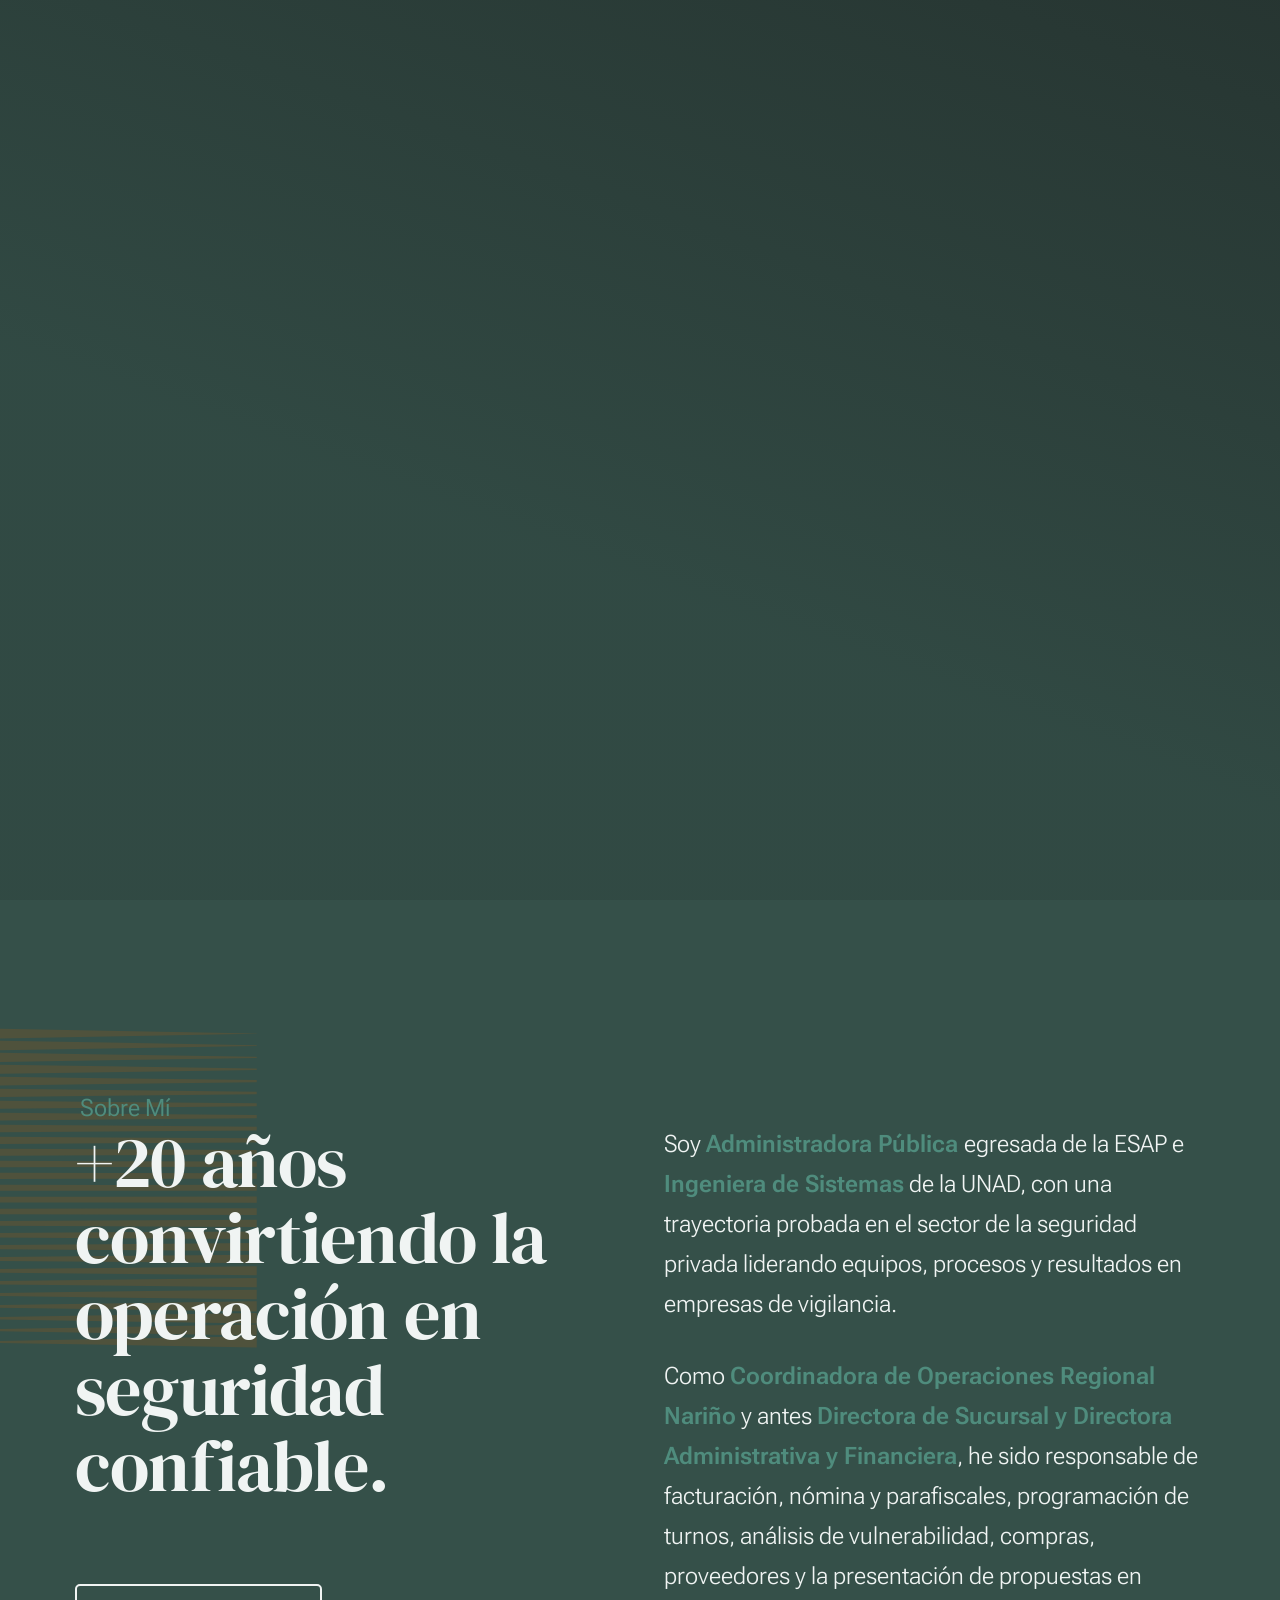
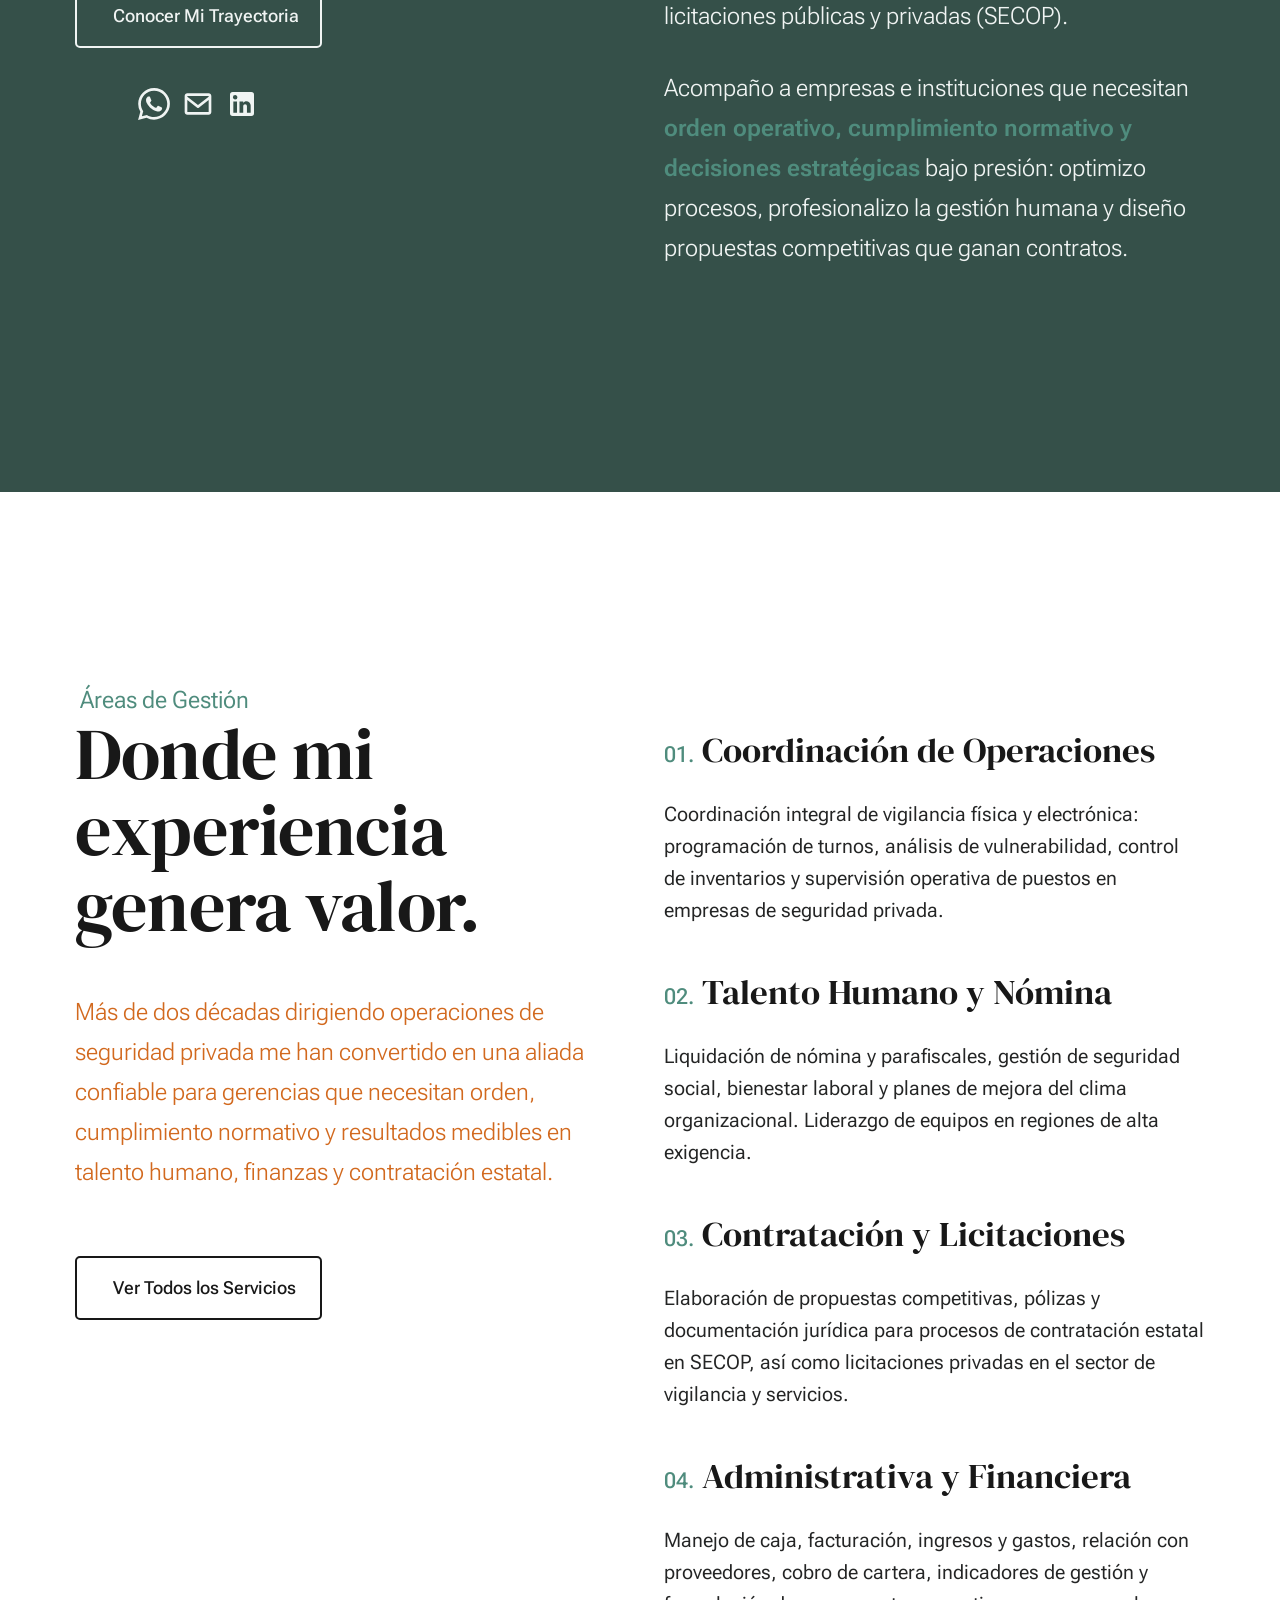
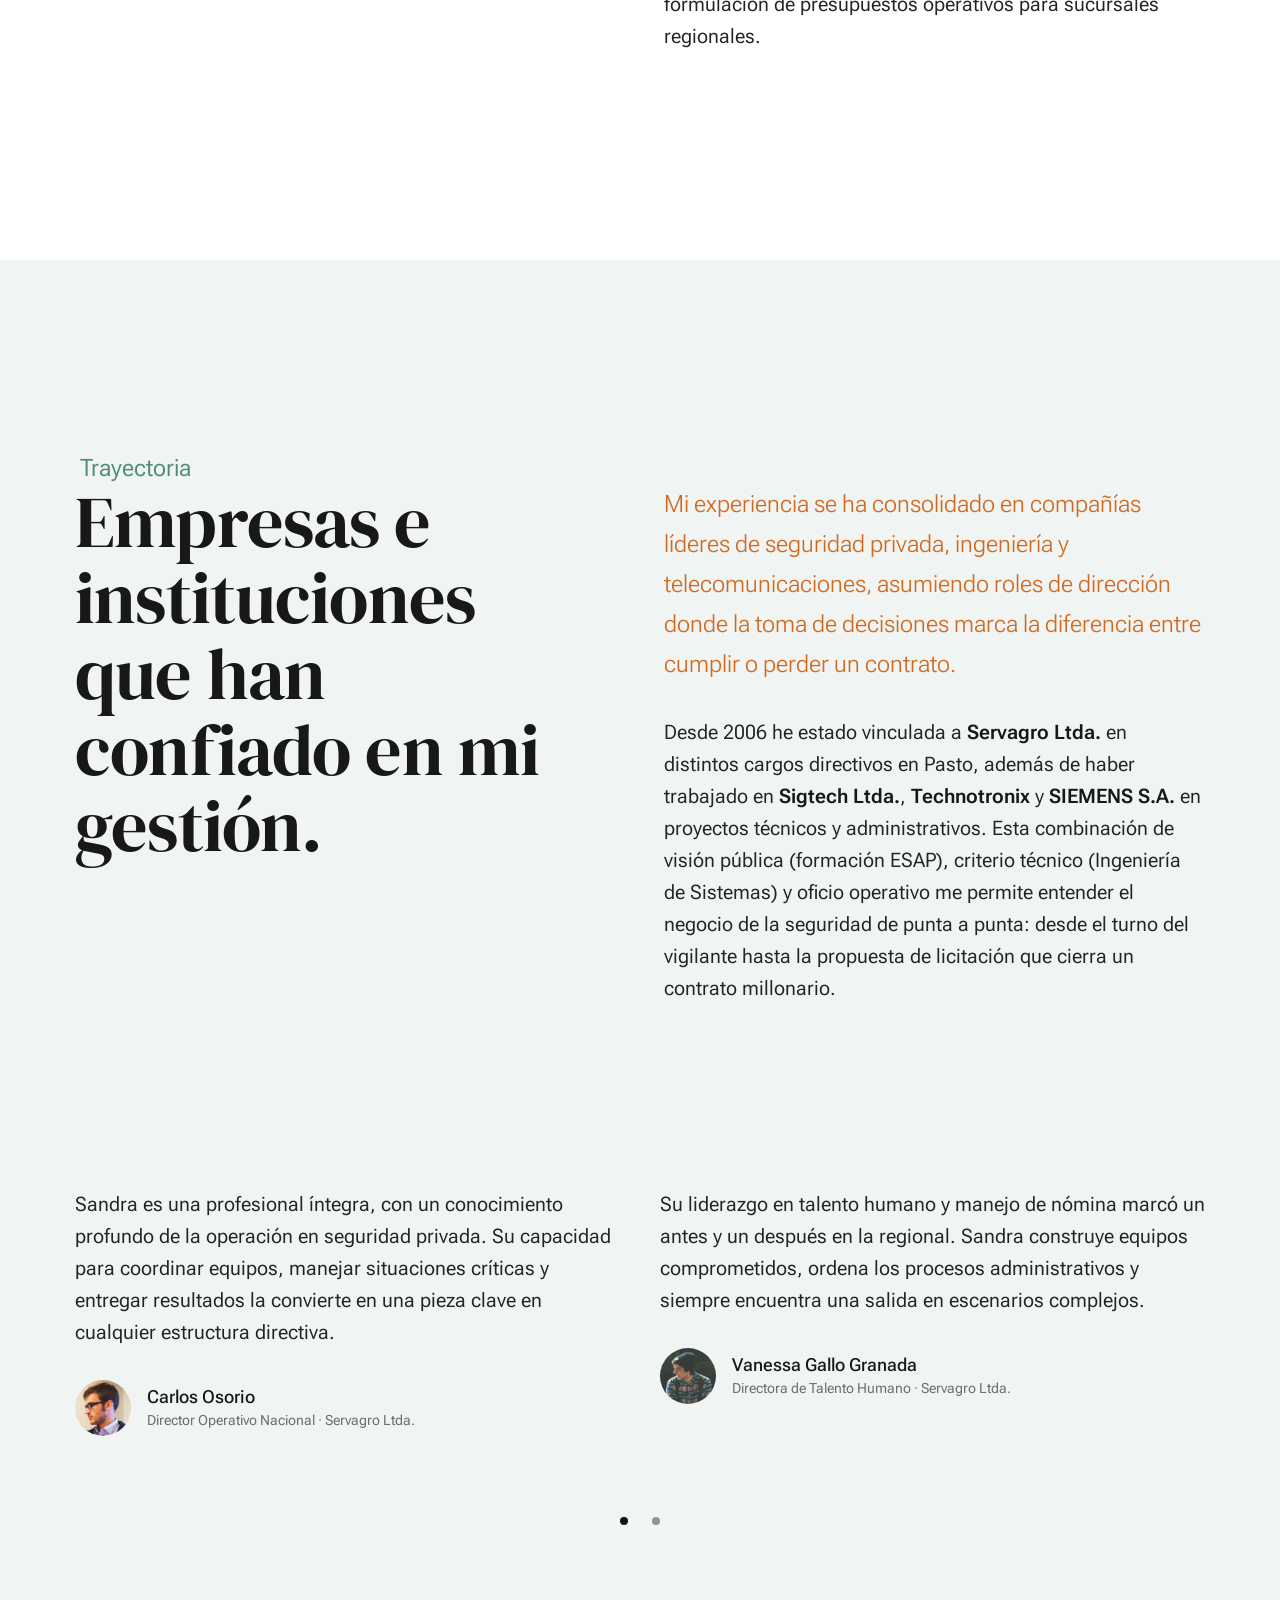
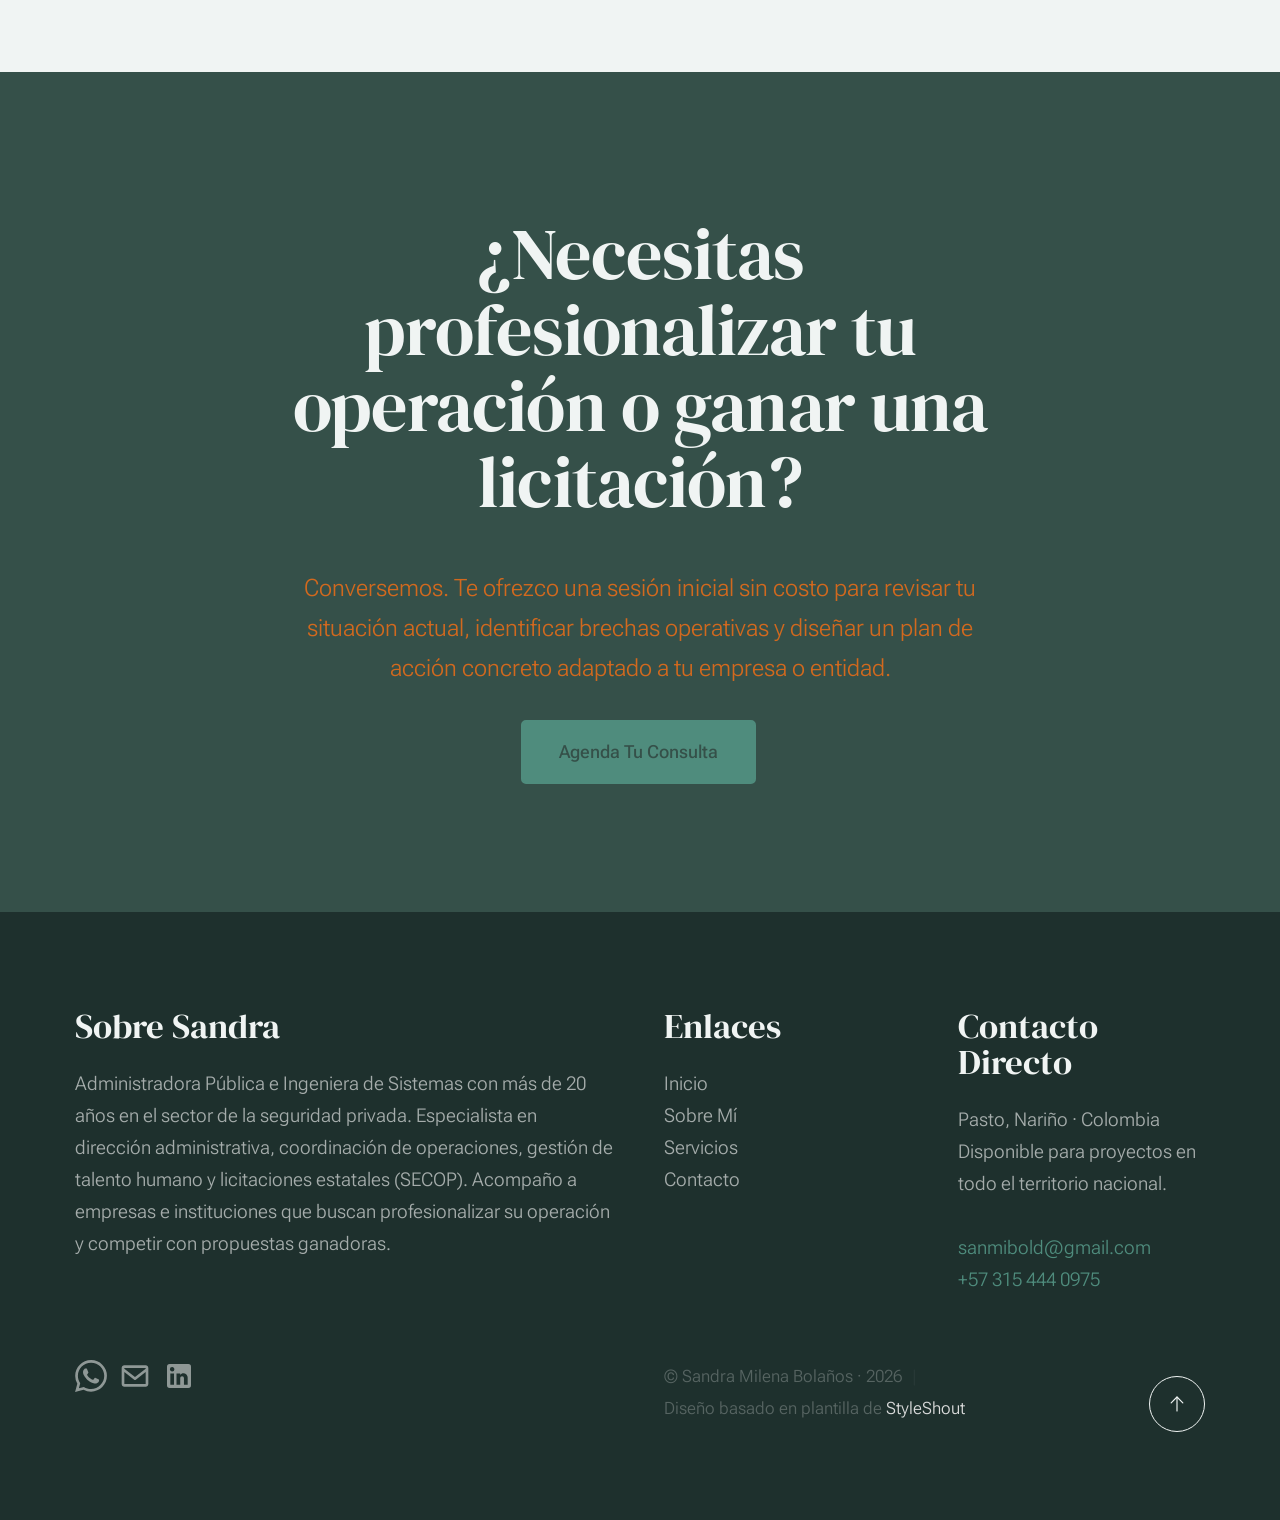
<file: index.html>
<!DOCTYPE html>
<html lang="es" class="no-js" >
<head>

    <!--- basic page needs
    ================================================== -->
    <meta charset="utf-8">
    <meta name="viewport" content="width=device-width, initial-scale=1">
    <title>Sandra Bolaños · Consultora en Seguridad Privada y Administración</title>
    <meta name="description" content="Consultora SuperVigilancia, Administradora Pública e Ing. de Sistemas con más de 20 años liderando dirección administrativa, coordinación de operaciones, talento humano y licitaciones estatales (SECOP) en Colombia.">

    <script>
        document.documentElement.classList.remove('no-js');
        document.documentElement.classList.add('js');
    </script>

    <!-- CSS
    ================================================== -->
    <link rel="stylesheet" href="css/vendor.css">
    <link rel="stylesheet" href="css/styles.css">

    <!-- favicons
    ================================================== -->
    <link rel="apple-touch-icon" sizes="180x180" href="apple-touch-icon.png">
    <link rel="icon" type="image/png" sizes="32x32" href="favicon-32x32.png">
    <link rel="icon" type="image/png" sizes="16x16" href="favicon-16x16.png">
    <link rel="manifest" href="site.webmanifest">

</head>


<body id="top">


    <!-- preloader
    ================================================== -->
    <div id="preloader">
        <div id="loader" class="dots-fade">
            <div></div>
            <div></div>
            <div></div>
        </div>
    </div>


    <!-- page wrap
    ================================================== -->
    <div id="page" class="s-pagewrap ss-home">


        <!-- # site header
        ================================================== -->
        <header class="s-header">

            <div class="row s-header__inner width-sixteen-col">

                <div class="s-header__block">
                    <div class="s-header__logo">
                        <a class="logo" href="index.html">
                            <img src="images/logo.svg" alt="Sandra Bolaños · Consultora">
                        </a>
                    </div>

                    <a class="s-header__menu-toggle" href="#0"><span>Menú</span></a>
                </div> <!-- end s-header__block -->

                <nav class="s-header__nav">

                    <ul class="s-header__menu-links">
                        <li><a href="about.html">Sobre Mí</a></li>
                        <li><a href="services.html">Servicios</a></li>
                        <li><a href="contact.html">Contacto</a></li>
                    </ul> <!-- s-header__menu-links -->

                    <div class="s-header__contact">
                        <a href="contact.html" class="btn btn--primary s-header__contact-btn">Trabajemos Juntos</a>
                    </div> <!-- s-header__contact -->

                </nav> <!-- end s-header__nav -->

            </div> <!-- end s-header__inner -->

        </header> <!-- end s-header -->


        <!-- # site main content
        ================================================== -->
        <section id="content" class="s-content">

            <!-- intro
            ----------------------------------------------- -->
            <section id="intro" class="s-intro">

                <div class="row s-intro__content width-sixteen-col">

                    <div class="column lg-12 s-intro__content-inner grid-block">

                        <div class="s-intro__content-text">
                            <div class="s-intro__content-pretitle text-pretitle">Hola, soy Sandra Bolaños</div>
                            <h1 class="s-intro__content-title">
                            Consultora senior en <br>
                            seguridad privada, <br>
                            administración pública <br>
                            y licitaciones estatales.
                            </h1>
                        </div> <!-- s-intro__content-text -->

                        <div class="s-intro__content-media">
                            <div class="s-intro__content-media-inner">
                                <img src="images/intro-bg.jpeg" srcset="images/intro-bg.jpeg 1x, images/intro-bg@2x.jpeg 2x" alt="Sandra Bolaños - Consultora SuperVigilancia">
                                <div class="lines">
                                    <span></span>
                                </div>
                            </div>
                        </div> <!-- s-intro__content-media -->

                        <div class="s-intro__scroll-down">
                            <a href="#about" class="smoothscroll">
                                <div class="scroll-icon">
                                    <svg xmlns="http://www.w3.org/2000/svg" viewBox="0 0 24 24" width="36" height="36" fill="none" stroke="#40B9A8" stroke-width="1" stroke-linecap="round" stroke-linejoin="round"><polyline points="7 13 12 18 17 13"></polyline><line x1="12" y1="18" x2="12" y2="6"></line></svg>
                                </div>
                                <span>Conóceme más</span>
                            </a>
                        </div> <!-- s-intro__scroll-down -->

                    </div> <!-- s-intro__content-inner -->

                </div> <!-- s-intro__content -->

            </section> <!-- end s-intro -->

            <!-- about
            ----------------------------------------------- -->
            <section id="about" class="s-about target-section">

                <div class="row s-about__content width-sixteen-col">
                    <div class="column grid-block grid-section-split">

                        <img src="images/geometric_shape.svg" alt="" class="s-about__content-imgbg">

                        <div class="section-header grid-section-split__header">
                            <div class="text-pretitle">Sobre Mí</div>
                            <h2 class="text-display-title">
                            +20 años convirtiendo la operación en seguridad confiable.
                            </h2>
                        </div> <!-- end section-header -->

                        <div class="s-about__content-main grid-section-split__primary">
                            <p class="attention-getter">
                            Soy <strong>Administradora Pública </strong> egresada de la ESAP e <strong>Ingeniera de
                            Sistemas</strong> de la UNAD, con una trayectoria probada en el sector de la seguridad privada
                            liderando equipos, procesos y resultados en empresas de vigilancia.
                            </p>

                            <p class="attention-getter">
                            Como <strong>Coordinadora de Operaciones Regional Nariño</strong> y antes <strong>Directora de
                            Sucursal y Directora Administrativa y Financiera</strong>, he sido responsable de
                            facturación, nómina y parafiscales, programación de turnos, análisis de vulnerabilidad,
                            compras, proveedores y la presentación de propuestas en licitaciones públicas y privadas
                            (SECOP).
                            </p>

                            <p class="attention-getter">
                            Acompaño a empresas e instituciones que necesitan <strong>orden operativo, cumplimiento
                            normativo y decisiones estratégicas</strong> bajo presión: optimizo procesos, profesionalizo
                            la gestión humana y diseño propuestas competitivas que ganan contratos.
                            </p>
                        </div> <!-- end s-about__content-main -->

                        <div class="s-about__content-btn grid-section-split__bottom">
                            <a href="about.html" class="btn btn--stroke u-fullwidth">Conocer Mi Trayectoria</a>

                            <ul class="s-about__social social-list">
                                <li>
                                    <a href="https://wa.me/573154440975" target="_blank" rel="noopener" title="WhatsApp">
                                        <svg xmlns="http://www.w3.org/2000/svg" width="24" height="24" viewBox="0 0 24 24" fill="currentColor"><path d="M.057 24l1.687-6.163a11.867 11.867 0 0 1-1.587-5.946C.16 5.335 5.495 0 12.05 0a11.817 11.817 0 0 1 8.413 3.488 11.824 11.824 0 0 1 3.48 8.414c-.003 6.557-5.338 11.892-11.893 11.892a11.9 11.9 0 0 1-5.688-1.448L.057 24zm6.597-3.807c1.676.995 3.276 1.591 5.392 1.592 5.448 0 9.886-4.434 9.889-9.885.002-5.462-4.415-9.89-9.881-9.892-5.452 0-9.887 4.434-9.889 9.884-.001 2.225.651 3.891 1.746 5.634l-.999 3.648 3.742-.981zm11.387-5.464c-.074-.124-.272-.198-.57-.347-.297-.149-1.758-.868-2.031-.967-.272-.099-.47-.149-.669.149-.198.297-.768.967-.941 1.165-.173.198-.347.223-.644.074-.297-.149-1.255-.462-2.39-1.475-.883-.788-1.48-1.761-1.653-2.059-.173-.297-.018-.458.13-.606.134-.133.297-.347.446-.521.151-.172.2-.296.3-.495.099-.198.05-.372-.025-.521-.075-.149-.669-1.611-.916-2.206-.242-.579-.487-.501-.669-.51l-.57-.01c-.198 0-.52.074-.792.372s-1.04 1.016-1.04 2.479 1.065 2.876 1.213 3.074c.149.198 2.095 3.2 5.076 4.487.709.306 1.263.489 1.694.626.712.226 1.36.194 1.872.118.571-.085 1.758-.719 2.006-1.413.248-.694.248-1.289.173-1.413z"/></svg>
                                        <span class="u-screen-reader-text">WhatsApp</span>
                                    </a>
                                </li>
                                <li>
                                    <a href="mailto:sanmibold@gmail.com" title="Email">
                                        <svg xmlns="http://www.w3.org/2000/svg" width="24" height="24" viewBox="0 0 24 24" fill="currentColor"><path d="M20 4H4c-1.103 0-2 .897-2 2v12c0 1.103.897 2 2 2h16c1.103 0 2-.897 2-2V6c0-1.103-.897-2-2-2zm0 2v.511l-8 6.223-8-6.222V6h16zM4 18V9.044l7.386 5.745a.994.994 0 0 0 1.228 0L20 9.044 20.002 18H4z"/></svg>
                                        <span class="u-screen-reader-text">Email</span>
                                    </a>
                                </li>
                                <li>
                                    <a href="#0" title="LinkedIn">
                                        <svg xmlns="http://www.w3.org/2000/svg" width="24" height="24" viewBox="0 0 24 24" fill="currentColor"><path d="M19 3a2 2 0 0 1 2 2v14a2 2 0 0 1-2 2H5a2 2 0 0 1-2-2V5a2 2 0 0 1 2-2h14m-.5 15.5v-5.3a3.26 3.26 0 0 0-3.26-3.26c-.85 0-1.84.52-2.32 1.3v-1.11h-2.79v8.37h2.79v-4.93c0-.77.62-1.4 1.39-1.4a1.4 1.4 0 0 1 1.4 1.4v4.93h2.79M6.88 8.56a1.68 1.68 0 0 0 1.68-1.68c0-.93-.75-1.69-1.68-1.69a1.69 1.69 0 0 0-1.69 1.69c0 .93.76 1.68 1.69 1.68m1.39 9.94v-8.37H5.5v8.37h2.77z"/></svg>
                                        <span class="u-screen-reader-text">LinkedIn</span>
                                    </a>
                                </li>
                            </ul> <!-- end social-list -->
                        </div> <!-- end s-about__content-btn -->

                    </div> <!-- content-inner -->
                </div>

            </section> <!-- end s-about -->

            <!-- expertise
            ----------------------------------------------- -->
            <section id="expertise" class="s-expertise">

                <div class="row s-expertise__content width-sixteen-col">
                    <div class="column xl-12 grid-block grid-section-split">

                        <div class="section-header grid-section-split__header">
                            <div class="text-pretitle">Áreas de Gestión</div>
                            <h2 class="text-display-title">
                            Donde mi experiencia genera valor.
                            </h2>

                            <p class="lead">
                            Más de dos décadas dirigiendo operaciones de seguridad privada me han convertido
                            en una aliada confiable para gerencias que necesitan orden, cumplimiento normativo
                            y resultados medibles en talento humano, finanzas y contratación estatal.
                            </p>
                        </div> <!-- end section-header -->

                        <div class="s-expertise__content-main grid-section-split__primary">

                            <div class="grid-list-items list-items show-ctr">
                                <div class="grid-list-items__item list-items__item">
                                    <div class="grid-list-items__title list-items__item-header">
                                        <h3 class="list-items__item-title">Coordinación de Operaciones</h3>
                                    </div>
                                    <div class="grid-list-items__text list-items__item-text">
                                        <p>
                                        Coordinación integral de vigilancia física y electrónica: programación de turnos,
                                        análisis de vulnerabilidad, control de inventarios y supervisión operativa de
                                        puestos en empresas de seguridad privada.
                                        </p>
                                    </div>
                                </div>
                                <div class="grid-list-items__item list-items__item">
                                    <div class="grid-list-items__title list-items__item-header">
                                        <h3 class="list-items__item-title">Talento Humano y Nómina</h3>
                                    </div>
                                    <div class="grid-list-items__text list-items__item-text">
                                        <p>
                                        Liquidación de nómina y parafiscales, gestión de seguridad social, bienestar
                                        laboral y planes de mejora del clima organizacional. Liderazgo de equipos en
                                        regiones de alta exigencia.
                                        </p>
                                    </div>
                                </div>
                                <div class="grid-list-items__item list-items__item">
                                    <div class="grid-list-items__title list-items__item-header">
                                        <h3 class="list-items__item-title">Contratación y Licitaciones</h3>
                                    </div>
                                    <div class="grid-list-items__text list-items__item-text">
                                        <p>
                                        Elaboración de propuestas competitivas, pólizas y documentación jurídica
                                        para procesos de contratación estatal en SECOP, así como licitaciones
                                        privadas en el sector de vigilancia y servicios.
                                        </p>
                                    </div>
                                </div>
                                <div class="grid-list-items__item list-items__item">
                                    <div class="grid-list-items__title list-items__item-header">
                                        <h3 class="list-items__item-title">Administrativa y Financiera</h3>
                                    </div>
                                    <div class="grid-list-items__text list-items__item-text">
                                        <p>
                                        Manejo de caja, facturación, ingresos y gastos, relación con proveedores,
                                        cobro de cartera, indicadores de gestión y formulación de presupuestos
                                        operativos para sucursales regionales.
                                        </p>
                                    </div>
                                </div>

                            </div> <!-- grid-list-items -->
                        </div> <!-- end s-expertise__content-main -->

                        <div class="s-expertise__content-btn grid-section-split__bottom">
                            <a href="services.html" class="btn btn--stroke u-fullwidth">Ver Todos los Servicios</a>
                        </div> <!-- end s-about__content-btn -->

                    </div> <!-- end grid-block-->
                </div> <!-- end s-expertise__content -->

            </section> <!-- end s-expertise -->

            <!-- clients
            ----------------------------------------------- -->
            <section id="clients" class="s-clients">

                <div class="row s-clients__content-block width-sixteen-col">
                    <div class="column xl-12 grid-block grid-section-split">

                        <div class="section-header grid-section-split__header">
                            <div class="text-pretitle">Trayectoria</div>
                            <h2 class="text-display-title">
                            Empresas e instituciones que han confiado en mi gestión.
                            </h2>
                        </div> <!-- end section-header -->

                        <div class="grid-section-split__primary">
                            <p class="lead">
                            Mi experiencia se ha consolidado en compañías líderes de seguridad privada,
                            ingeniería y telecomunicaciones, asumiendo roles de dirección donde la toma
                            de decisiones marca la diferencia entre cumplir o perder un contrato.
                            </p>

                            <p>
                            Desde 2006 he estado vinculada a <strong>Servagro Ltda.</strong> en distintos
                            cargos directivos en Pasto, además de haber trabajado en <strong>Sigtech Ltda.</strong>,
                            <strong>Technotronix</strong> y <strong>SIEMENS S.A.</strong> en proyectos técnicos
                            y administrativos. Esta combinación de visión pública (formación ESAP),
                            criterio técnico (Ingeniería de Sistemas) y oficio operativo me permite
                            entender el negocio de la seguridad de punta a punta: desde el turno del
                            vigilante hasta la propuesta de licitación que cierra un contrato millonario.
                            </p>
                        </div> <!-- end grid-section-split__primary -->

                    </div> <!-- end column -->
                </div> <!-- end row -->

                <div class="row s-clients__content-block width-sixteen-col">
                    <div class="column xl-12 testimonials">

                        <div class="swiper-container testimonials__slider home-slider">

                            <div class="swiper-wrapper">
                                <div class="testimonials__slide swiper-slide">
                                    <p>
                                    Sandra es una profesional íntegra, con un conocimiento profundo de la operación
                                    en seguridad privada. Su capacidad para coordinar equipos, manejar situaciones
                                    críticas y entregar resultados la convierte en una pieza clave en cualquier
                                    estructura directiva.
                                    </p>
                                    <div class="testimonials__author">
                                        <img src="images/avatars/user-01.jpg" alt="Carlos Osorio" class="testimonials__avatar">
                                        <cite class="testimonials__cite">
                                            <strong>Carlos Osorio</strong>
                                            <span>Director Operativo Nacional · Servagro Ltda.</span>
                                        </cite>
                                    </div>
                                </div>
                                <div class="testimonials__slide swiper-slide">
                                    <p>
                                    Su liderazgo en talento humano y manejo de nómina marcó un antes y un después
                                    en la regional. Sandra construye equipos comprometidos, ordena los procesos
                                    administrativos y siempre encuentra una salida en escenarios complejos.
                                    </p>
                                    <div class="testimonials__author">
                                        <img src="images/avatars/user-04.jpg" alt="Vanessa Gallo Granada" class="testimonials__avatar">
                                        <cite class="testimonials__cite">
                                            <strong>Vanessa Gallo Granada</strong>
                                            <span>Directora de Talento Humano · Servagro Ltda.</span>
                                        </cite>
                                    </div>
                                </div>
                                <div class="testimonials__slide swiper-slide">
                                    <p>
                                    Sandra combina una visión administrativa rigurosa con criterio técnico real.
                                    Es de esas personas que asumen el reto, lo aterrizan en procesos y entregan
                                    resultados sin necesidad de supervisión.
                                    </p>
                                    <div class="testimonials__author">
                                        <img src="images/avatars/user-06.jpg" alt="Oswaldo Andrés Ordóñez" class="testimonials__avatar">
                                        <cite class="testimonials__cite">
                                            <strong>Oswaldo Andrés Ordóñez</strong>
                                            <span>MSc.(c) Computer Science · Desarrollador de Software</span>
                                        </cite>
                                    </div>
                                </div>
                            </div> <!-- end swiper-wrapper -->

                            <div class="swiper-pagination"></div>

                        </div> <!--end testimonials__slider -->

                    </div> <!-- end column -->
                </div> <!-- end row -->


            </section> <!-- end s-clients -->

        </section> <!-- s-content-->

        <!-- # cta
        ================================================== -->
        <section id="cta" class="s-cta">

            <div class="row row-x-center text-center">
                <div class="column xl-8 lg-12">

                    <div class="s-cta__content">
                        <h2 class="text-display-title">
                        ¿Necesitas profesionalizar tu operación o ganar una licitación?
                        </h2>
                        <p class="lead">
                        Conversemos. Te ofrezco una sesión inicial sin costo para revisar tu situación
                        actual, identificar brechas operativas y diseñar un plan de acción concreto
                        adaptado a tu empresa o entidad.
                        </p>
                        <a href="contact.html" class="btn btn--primary">Agenda Tu Consulta</a>
                    </div>

                </div>
            </div>

        </section> <!-- end s-cta -->


        <!-- # footer
        ================================================== -->
        <footer class="s-footer">
            <div class="row s-footer__content">
                <div class="column xl-6 lg-6 md-12 s-footer__block s-footer__about">
                    <h3>Sobre Sandra</h3>
                    <p>
                    Administradora Pública e Ingeniera de Sistemas con más de 20 años
                    en el sector de la seguridad privada. Especialista en dirección administrativa,
                    coordinación de operaciones, gestión de talento humano y licitaciones estatales
                    (SECOP). Acompaño a empresas e instituciones que buscan profesionalizar su
                    operación y competir con propuestas ganadoras.
                    </p>
                </div>
                <div class="column xl-3 lg-6 md-12 s-footer__block s-footer__site-links">
                    <h3>Enlaces</h3>
                    <ul class="link-list">
                        <li><a href="index.html">Inicio</a></li>
                        <li><a href="about.html">Sobre Mí</a></li>
                        <li><a href="services.html">Servicios</a></li>
                        <li><a href="contact.html">Contacto</a></li>
                    </ul>
                </div>
                <div class="column xl-3 lg-6 md-12 tab-12 s-footer__block s-footer__newsletter">
                    <h3>Contacto Directo</h3>

                    <p>
                    Pasto, Nariño · Colombia<br>
                    Disponible para proyectos en todo el territorio nacional.
                    </p>

                    <p>
                        <a href="mailto:sanmibold@gmail.com">sanmibold@gmail.com</a><br>
                        <a href="tel:+573154440975">+57 315 444 0975</a>
                    </p>
                </div>
            </div>

            <div class="row s-footer__bottom">
                <div class="column xl-6 lg-12">
                    <ul class="s-footer__social social-list">
                        <li>
                            <a href="https://wa.me/573154440975" target="_blank" rel="noopener" title="WhatsApp">
                                <svg xmlns="http://www.w3.org/2000/svg" width="24" height="24" viewBox="0 0 24 24" fill="currentColor"><path d="M.057 24l1.687-6.163a11.867 11.867 0 0 1-1.587-5.946C.16 5.335 5.495 0 12.05 0a11.817 11.817 0 0 1 8.413 3.488 11.824 11.824 0 0 1 3.48 8.414c-.003 6.557-5.338 11.892-11.893 11.892a11.9 11.9 0 0 1-5.688-1.448L.057 24zm6.597-3.807c1.676.995 3.276 1.591 5.392 1.592 5.448 0 9.886-4.434 9.889-9.885.002-5.462-4.415-9.89-9.881-9.892-5.452 0-9.887 4.434-9.889 9.884-.001 2.225.651 3.891 1.746 5.634l-.999 3.648 3.742-.981zm11.387-5.464c-.074-.124-.272-.198-.57-.347-.297-.149-1.758-.868-2.031-.967-.272-.099-.47-.149-.669.149-.198.297-.768.967-.941 1.165-.173.198-.347.223-.644.074-.297-.149-1.255-.462-2.39-1.475-.883-.788-1.48-1.761-1.653-2.059-.173-.297-.018-.458.13-.606.134-.133.297-.347.446-.521.151-.172.2-.296.3-.495.099-.198.05-.372-.025-.521-.075-.149-.669-1.611-.916-2.206-.242-.579-.487-.501-.669-.51l-.57-.01c-.198 0-.52.074-.792.372s-1.04 1.016-1.04 2.479 1.065 2.876 1.213 3.074c.149.198 2.095 3.2 5.076 4.487.709.306 1.263.489 1.694.626.712.226 1.36.194 1.872.118.571-.085 1.758-.719 2.006-1.413.248-.694.248-1.289.173-1.413z"/></svg>
                                <span class="u-screen-reader-text">WhatsApp</span>
                            </a>
                        </li>
                        <li>
                            <a href="mailto:sanmibold@gmail.com" title="Email">
                                <svg xmlns="http://www.w3.org/2000/svg" width="24" height="24" viewBox="0 0 24 24" fill="currentColor"><path d="M20 4H4c-1.103 0-2 .897-2 2v12c0 1.103.897 2 2 2h16c1.103 0 2-.897 2-2V6c0-1.103-.897-2-2-2zm0 2v.511l-8 6.223-8-6.222V6h16zM4 18V9.044l7.386 5.745a.994.994 0 0 0 1.228 0L20 9.044 20.002 18H4z"/></svg>
                                <span class="u-screen-reader-text">Email</span>
                            </a>
                        </li>
                        <li>
                            <a href="#0" title="LinkedIn">
                                <svg xmlns="http://www.w3.org/2000/svg" width="24" height="24" viewBox="0 0 24 24" fill="currentColor"><path d="M19 3a2 2 0 0 1 2 2v14a2 2 0 0 1-2 2H5a2 2 0 0 1-2-2V5a2 2 0 0 1 2-2h14m-.5 15.5v-5.3a3.26 3.26 0 0 0-3.26-3.26c-.85 0-1.84.52-2.32 1.3v-1.11h-2.79v8.37h2.79v-4.93c0-.77.62-1.4 1.39-1.4a1.4 1.4 0 0 1 1.4 1.4v4.93h2.79M6.88 8.56a1.68 1.68 0 0 0 1.68-1.68c0-.93-.75-1.69-1.68-1.69a1.69 1.69 0 0 0-1.69 1.69c0 .93.76 1.68 1.69 1.68m1.39 9.94v-8.37H5.5v8.37h2.77z"/></svg>
                                <span class="u-screen-reader-text">LinkedIn</span>
                            </a>
                        </li>
                    </ul> <!-- end s-footer__social -->
                </div>
                <div class="column xl-6 lg-12">
                    <p class="ss-copyright">
                        <span>© Sandra Milena Bolaños · 2026</span>
                        <span>Diseño basado en plantilla de <a href="https://www.styleshout.com/">StyleShout</a></span>
                    </p>
                </div>

                <div class="ss-go-top">
                    <a class="smoothscroll" title="Volver Arriba" href="#top">
                        <svg xmlns="http://www.w3.org/2000/svg" viewBox="0 0 24 24" width="36" height="36" fill="none" stroke="#ffffff" stroke-width="1" stroke-linecap="round" stroke-linejoin="round"><polyline points="17 11 12 6 7 11"></polyline><line x1="12" y1="18" x2="12" y2="6"></line></svg>
                    </a>
                </div> <!-- end ss-go-top -->
            </div>

        </footer> <!-- end s-footer -->

    </div> <!-- end page-wrap -->

    <!-- Java Script
    ================================================== -->
    <script src="js/plugins.js"></script>
    <script src="js/main.js"></script>

</body>
</html>
</file>
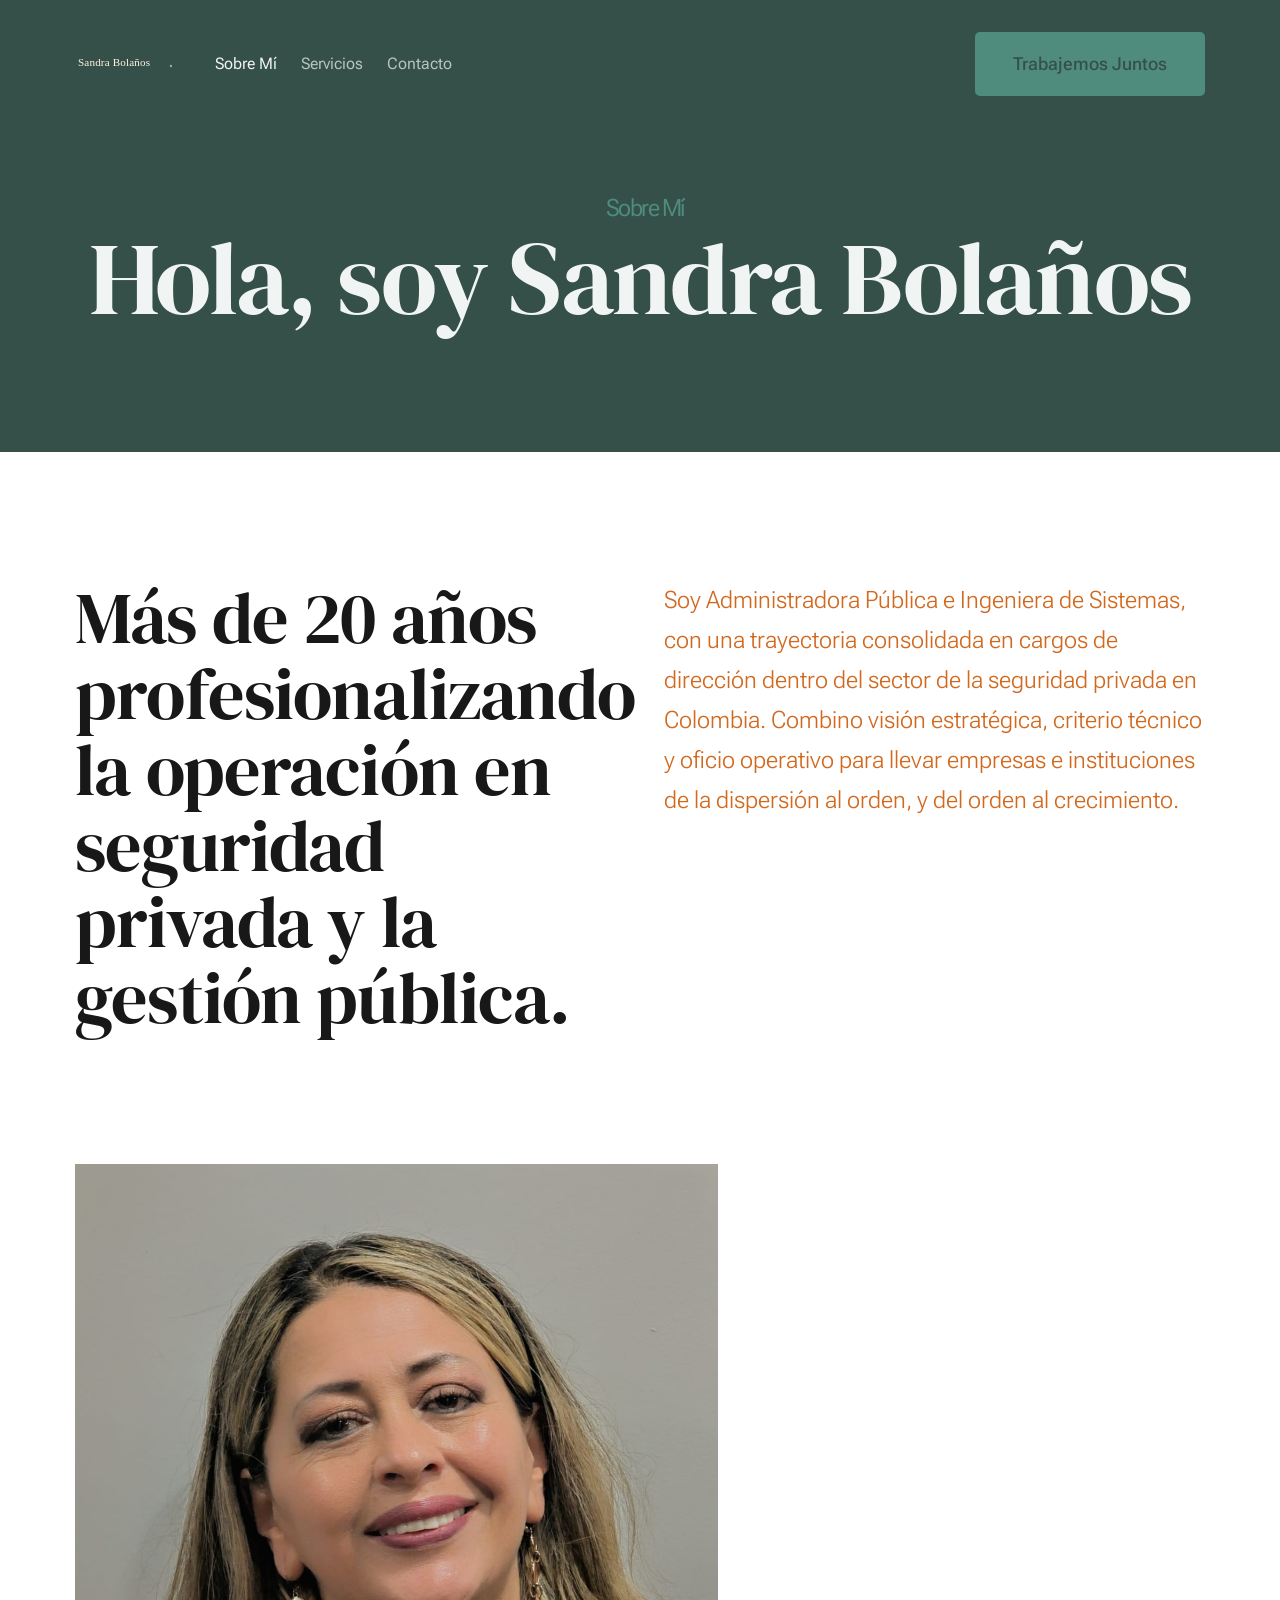
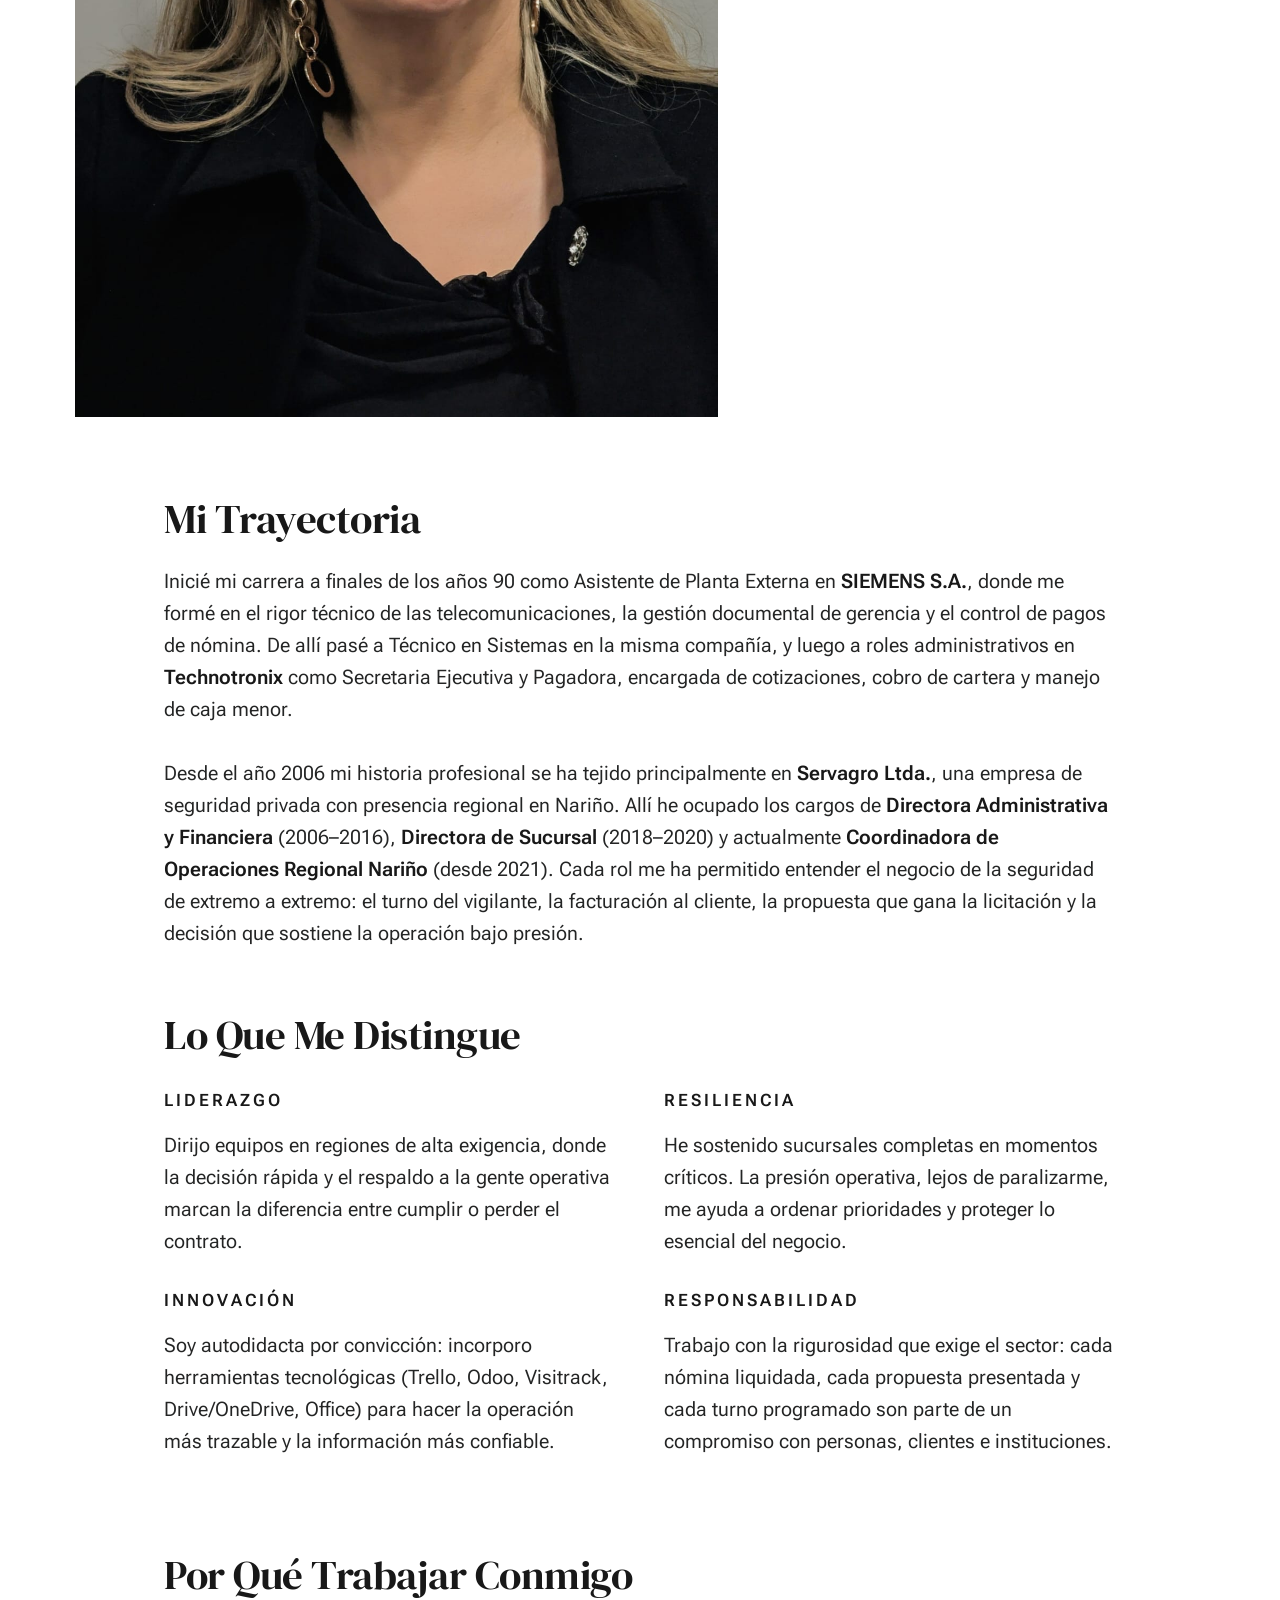
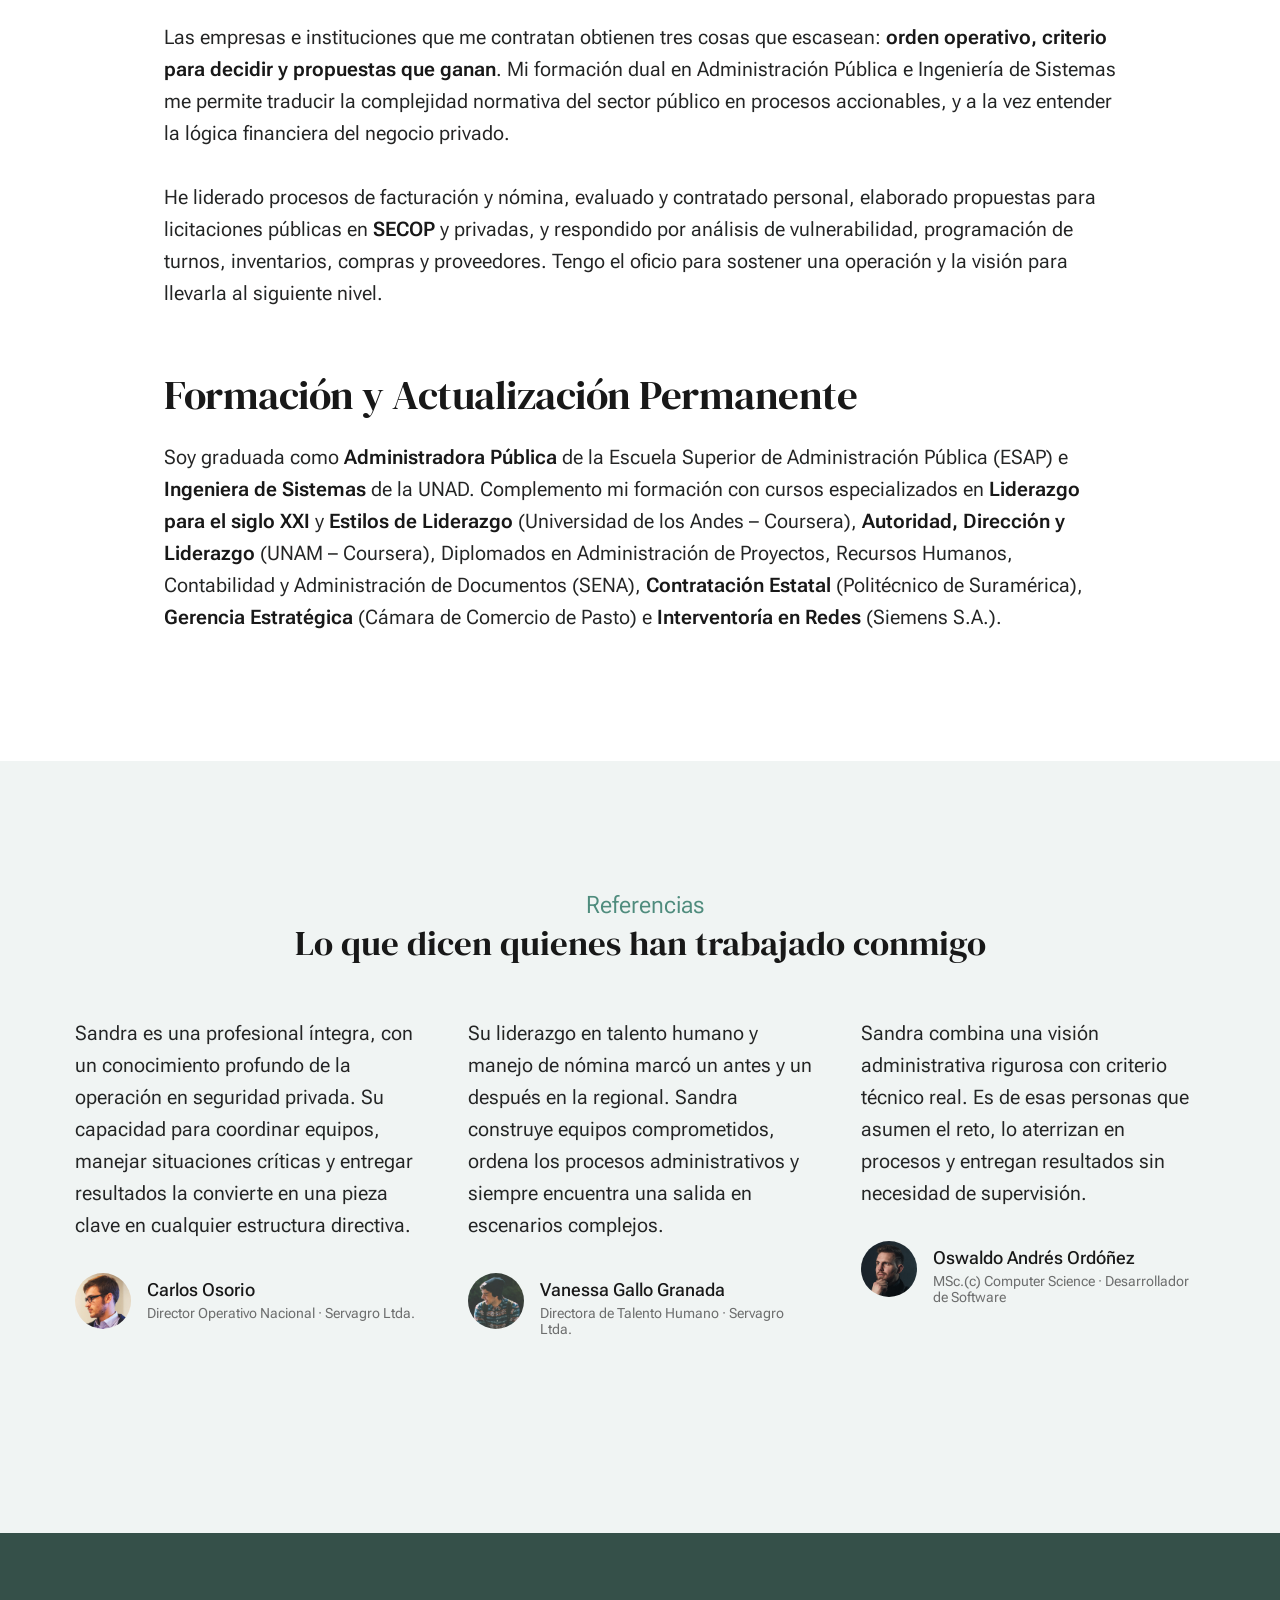
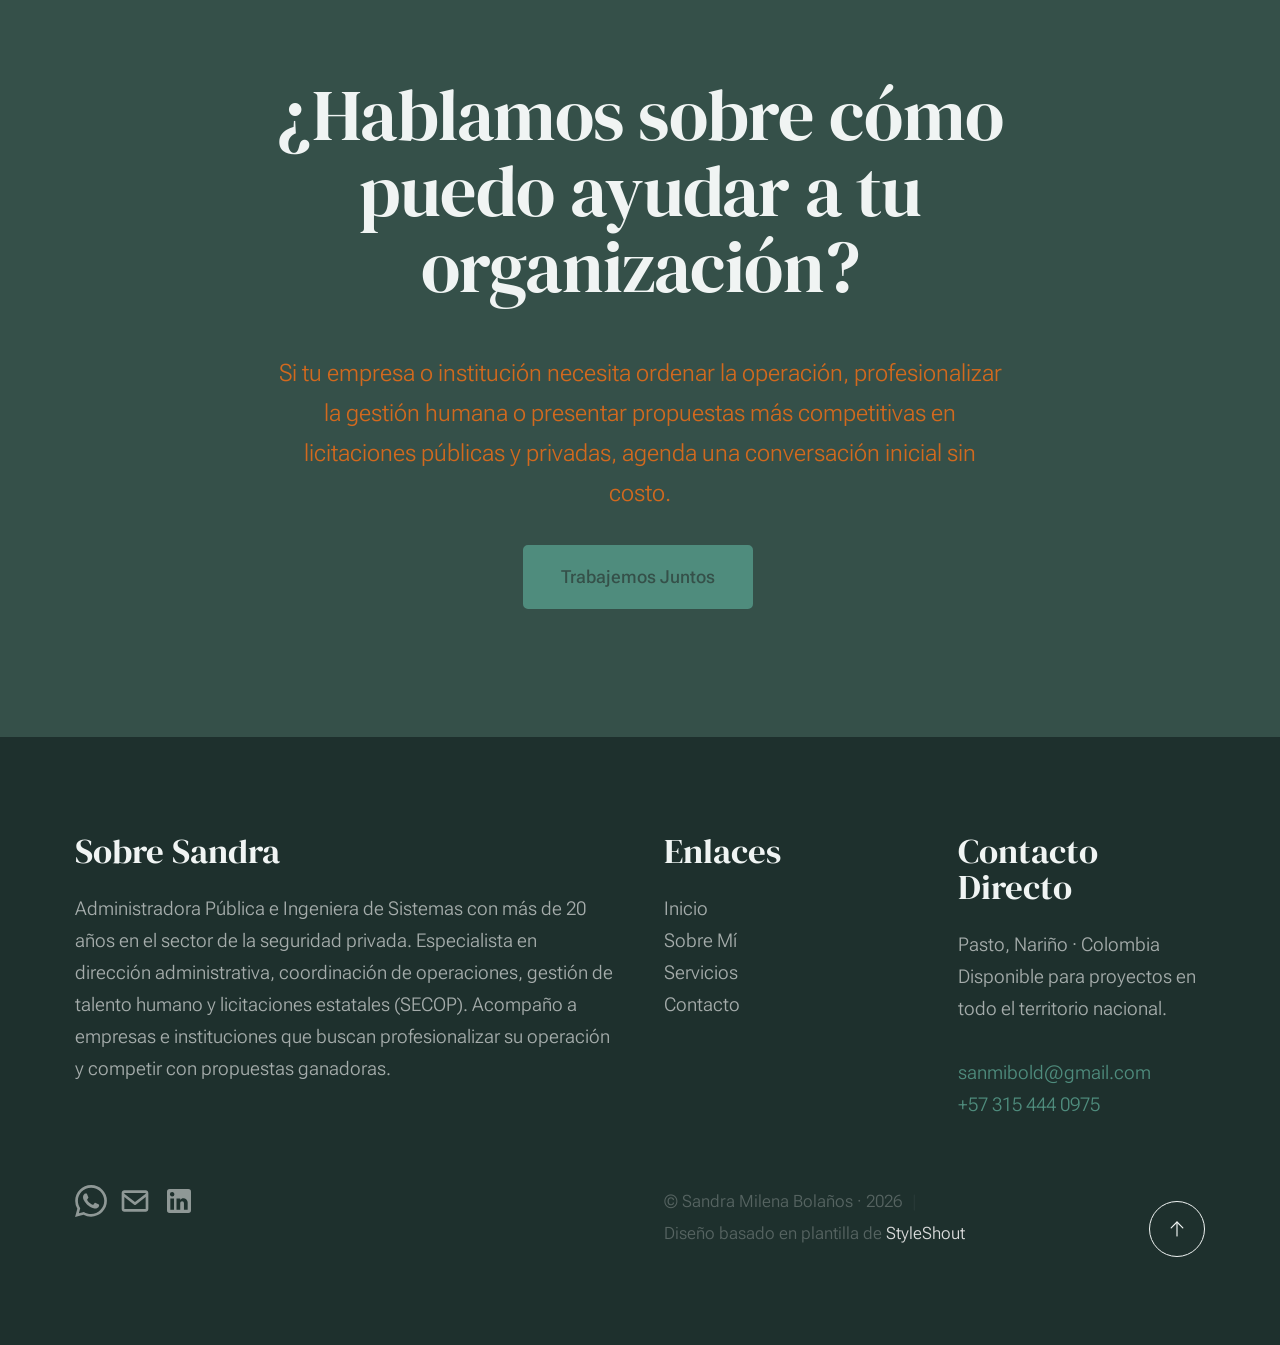
<file: about.html>
<!DOCTYPE html>
<html lang="es" class="no-js" >
<head>

    <!--- basic page needs
    ================================================== -->
    <meta charset="utf-8">
    <meta name="viewport" content="width=device-width, initial-scale=1">
    <title>Sobre Mí · Sandra Bolaños</title>
    <meta name="description" content="Conozca la trayectoria de Sandra Milena Bolaños: Administradora Pública, Ingeniera de Sistemas y consultora con más de 20 años en seguridad privada, dirección administrativa y licitaciones estatales.">

    <script>
        document.documentElement.classList.remove('no-js');
        document.documentElement.classList.add('js');
    </script>

    <!-- CSS
    ================================================== -->
    <link rel="stylesheet" href="css/vendor.css">
    <link rel="stylesheet" href="css/styles.css">

    <!-- favicons
    ================================================== -->
    <link rel="apple-touch-icon" sizes="180x180" href="apple-touch-icon.png">
    <link rel="icon" type="image/png" sizes="32x32" href="favicon-32x32.png">
    <link rel="icon" type="image/png" sizes="16x16" href="favicon-16x16.png">
    <link rel="manifest" href="site.webmanifest">

</head>


<body id="top">


    <!-- preloader
    ================================================== -->
    <div id="preloader">
        <div id="loader" class="dots-fade">
            <div></div>
            <div></div>
            <div></div>
        </div>
    </div>


    <!-- page wrap
    ================================================== -->
    <div id="page" class="s-pagewrap">


        <!-- # site header
        ================================================== -->
        <header class="s-header">

            <div class="row s-header__inner width-sixteen-col">

                <div class="s-header__block">
                    <div class="s-header__logo">
                        <a class="logo" href="index.html">
                            <img src="images/logo.svg" alt="Sandra Bolaños · Consultora">
                        </a>
                    </div>

                    <a class="s-header__menu-toggle" href="#0"><span>Menú</span></a>
                </div> <!-- end s-header__block -->

                <nav class="s-header__nav">

                    <ul class="s-header__menu-links">
                        <li class="current"><a href="about.html">Sobre Mí</a></li>
                        <li><a href="services.html">Servicios</a></li>
                        <li><a href="contact.html">Contacto</a></li>
                    </ul> <!-- s-header__menu-links -->

                    <div class="s-header__contact">
                        <a href="contact.html" class="btn btn--primary s-header__contact-btn">Trabajemos Juntos</a>
                    </div> <!-- s-header__contact -->

                </nav> <!-- end s-header__nav -->

            </div> <!-- end s-header__inner -->

        </header> <!-- end s-header -->


        <!-- # site main content
        ================================================== -->
        <section id="content" class="s-content">

               <section class="s-pageheader pageheader">
                    <div class="row">
                        <div class="column xl-12">
                            <h1 class="page-title">
                                <span class="page-title__small-type text-pretitle">Sobre Mí</span>
                                Hola, soy Sandra Bolaños
                            </h1>

                        </div>
                    </div>
               </section> <!-- end pageheader -->

               <section class="s-pagecontent pagecontent">

                    <div class="row pageintro">
                        <div class="column xl-6 lg-12">
                            <h2 class="text-display-title">Más de 20 años profesionalizando la operación en seguridad privada y la gestión pública.</h2>
                        </div>
                        <div class="column xl-6 lg-12 u-flexitem-x-right">
                            <p class="lead">
                            Soy Administradora Pública e Ingeniera de Sistemas, con una trayectoria
                            consolidada en cargos de dirección dentro del sector de la seguridad privada en Colombia.
                            Combino visión estratégica, criterio técnico y oficio operativo para llevar empresas
                            e instituciones de la dispersión al orden, y del orden al crecimiento.
                            </p>
                        </div>
                    </div> <!-- end pageintro -->

                    <div class="row pagemedia">
                        <div class="column xl-12">
                            <figure class="page-media">
                                <img src="images/intro-bg.jpeg"
                                     srcset="images/intro-bg.jpeg 2400w,
                                             images/intro-bg.jpeg 1200w,
                                             images/intro-bg.jpeg 600w" sizes="(max-width: 2400px) 100vw, 2400px" alt="Sandra Bolaños - Trayectoria profesional">
                            </figure>
                        </div>
                    </div> <!-- end pagemedia -->

                    <div class="row width-narrower pagemain">
                        <div class="column xl-12">

                            <h2>Mi Trayectoria</h2>
                            <p>
                            Inicié mi carrera a finales de los años 90 como Asistente de Planta Externa en
                            <strong>SIEMENS S.A.</strong>, donde me formé en el rigor técnico de las
                            telecomunicaciones, la gestión documental de gerencia y el control de pagos
                            de nómina. De allí pasé a Técnico en Sistemas en la misma compañía, y luego
                            a roles administrativos en <strong>Technotronix</strong> como Secretaria
                            Ejecutiva y Pagadora, encargada de cotizaciones, cobro de cartera y manejo
                            de caja menor.
                            </p>

                            <p>
                            Desde el año 2006 mi historia profesional se ha tejido principalmente en
                            <strong>Servagro Ltda.</strong>, una empresa de seguridad privada con presencia
                            regional en Nariño. Allí he ocupado los cargos de <strong>Directora Administrativa
                            y Financiera</strong> (2006–2016), <strong>Directora de Sucursal</strong>
                            (2018–2020) y actualmente <strong>Coordinadora de Operaciones Regional Nariño</strong>
                            (desde 2021). Cada rol me ha permitido entender el negocio de la seguridad de
                            extremo a extremo: el turno del vigilante, la facturación al cliente, la propuesta
                            que gana la licitación y la decisión que sostiene la operación bajo presión.
                            </p>

                            <h2 class="u-add-bottom">Lo Que Me Distingue</h2>

                            <div class="grid-list-items list-items">
                                <div class="grid-list-items__item list-items__item u-remove-bottom">
                                    <div class="list-items__item-header">
                                        <h6 class="list-items__item-small-title">Liderazgo</h6>
                                    </div>
                                    <p>
                                    Dirijo equipos en regiones de alta exigencia, donde la decisión rápida y
                                    el respaldo a la gente operativa marcan la diferencia entre cumplir o perder
                                    el contrato.
                                    </p>
                                </div>
                                <div class="grid-list-items__item list-items__item u-remove-bottom">
                                    <div class="list-items__item-header">
                                        <h6 class="list-items__item-small-title">Resiliencia</h6>
                                    </div>
                                    <p>
                                    He sostenido sucursales completas en momentos críticos. La presión
                                    operativa, lejos de paralizarme, me ayuda a ordenar prioridades y
                                    proteger lo esencial del negocio.
                                    </p>
                                </div>
                                <div class="grid-list-items__item list-items__item u-remove-bottom">
                                    <div class="list-items__item-header">
                                        <h6 class="list-items__item-small-title">Innovación</h6>
                                    </div>
                                    <p>
                                    Soy autodidacta por convicción: incorporo herramientas tecnológicas
                                    (Trello, Odoo, Visitrack, Drive/OneDrive, Office) para hacer la
                                    operación más trazable y la información más confiable.
                                    </p>
                                </div>
                                <div class="grid-list-items__item list-items__item u-remove-bottom">
                                    <div class="list-items__item-header">
                                        <h6 class="list-items__item-small-title">Responsabilidad</h6>
                                    </div>
                                    <p>
                                    Trabajo con la rigurosidad que exige el sector: cada nómina liquidada,
                                    cada propuesta presentada y cada turno programado son parte de un
                                    compromiso con personas, clientes e instituciones.
                                    </p>
                                </div>
                            </div> <!--grid-list-items -->

                            <h2>Por Qué Trabajar Conmigo</h2>
                            <p>
                            Las empresas e instituciones que me contratan obtienen tres cosas que escasean:
                            <strong>orden operativo, criterio para decidir y propuestas que ganan</strong>.
                            Mi formación dual en Administración Pública e Ingeniería de Sistemas me permite
                            traducir la complejidad normativa del sector público en procesos accionables,
                            y a la vez entender la lógica financiera del negocio privado.
                            </p>

                            <p>
                            He liderado procesos de facturación y nómina, evaluado y contratado personal,
                            elaborado propuestas para licitaciones públicas en <strong>SECOP</strong> y
                            privadas, y respondido por análisis de vulnerabilidad, programación de turnos,
                            inventarios, compras y proveedores. Tengo el oficio para sostener una operación
                            y la visión para llevarla al siguiente nivel.
                            </p>

                            <h2>Formación y Actualización Permanente</h2>
                            <p>
                            Soy graduada como <strong>Administradora Pública</strong> de la
                            Escuela Superior de Administración Pública (ESAP) e <strong>Ingeniera de
                            Sistemas</strong> de la UNAD. Complemento mi formación con cursos especializados
                            en <strong>Liderazgo para el siglo XXI</strong> y <strong>Estilos de Liderazgo</strong>
                            (Universidad de los Andes – Coursera), <strong>Autoridad, Dirección y Liderazgo</strong>
                            (UNAM – Coursera), Diplomados en Administración de Proyectos, Recursos Humanos,
                            Contabilidad y Administración de Documentos (SENA), <strong>Contratación Estatal</strong>
                            (Politécnico de Suramérica), <strong>Gerencia Estratégica</strong> (Cámara de
                            Comercio de Pasto) e <strong>Interventoría en Redes</strong> (Siemens S.A.).
                            </p>

                        </div> <!-- end grid-block-->
                    </div> <!-- end pagemain -->

               </section> <!-- pagecontent -->

               <section class="s-testimonials">

                    <div class="s-testimonials__header row row-x-center text-center">
                        <div class="column xl-8 lg-12">

                            <p class="text-pretitle">
                            Referencias
                            </p>
                            <h3>
                            Lo que dicen quienes han trabajado conmigo
                            </h3>

                        </div>
                    </div> <!--end s-testimonials__header -->

                    <div class="row s-testimonials__content">
                        <div class="column xl-12 testimonials">

                            <div class="swiper-container testimonials__slider page-slider">

                                <div class="swiper-wrapper">
                                    <div class="testimonials__slide swiper-slide">
                                        <p>
                                        Sandra es una profesional íntegra, con un conocimiento profundo de la
                                        operación en seguridad privada. Su capacidad para coordinar equipos,
                                        manejar situaciones críticas y entregar resultados la convierte en una
                                        pieza clave en cualquier estructura directiva.
                                        </p>
                                        <div class="testimonials__author">
                                            <img src="images/avatars/user-01.jpg" alt="Carlos Osorio" class="testimonials__avatar">
                                            <cite class="testimonials__cite">
                                                <strong>Carlos Osorio</strong>
                                                <span>Director Operativo Nacional · Servagro Ltda.</span>
                                            </cite>
                                        </div>
                                    </div>
                                    <div class="testimonials__slide swiper-slide">
                                        <p>
                                        Su liderazgo en talento humano y manejo de nómina marcó un antes y un
                                        después en la regional. Sandra construye equipos comprometidos, ordena
                                        los procesos administrativos y siempre encuentra una salida en escenarios
                                        complejos.
                                        </p>
                                        <div class="testimonials__author">
                                            <img src="images/avatars/user-04.jpg" alt="Vanessa Gallo Granada" class="testimonials__avatar">
                                            <cite class="testimonials__cite">
                                                <strong>Vanessa Gallo Granada</strong>
                                                <span>Directora de Talento Humano · Servagro Ltda.</span>
                                            </cite>
                                        </div>
                                    </div>
                                    <div class="testimonials__slide swiper-slide">
                                        <p>
                                        Sandra combina una visión administrativa rigurosa con criterio técnico
                                        real. Es de esas personas que asumen el reto, lo aterrizan en procesos
                                        y entregan resultados sin necesidad de supervisión.
                                        </p>
                                        <div class="testimonials__author">
                                            <img src="images/avatars/user-06.jpg" alt="Oswaldo Andrés Ordóñez" class="testimonials__avatar">
                                            <cite class="testimonials__cite">
                                                <strong>Oswaldo Andrés Ordóñez</strong>
                                                <span>MSc.(c) Computer Science · Desarrollador de Software</span>
                                            </cite>
                                        </div>
                                    </div>
                                </div> <!-- end swiper-wrapper -->

                                <div class="swiper-pagination"></div>

                            </div> <!--end testimonials__slider -->

                        </div> <!-- testimonials -->
                    </div> <!--end s-testimonials__content -->

               </section> <!-- end s-testimonials -->

        </section> <!-- s-content-->

        <!-- # cta
        ================================================== -->
        <section id="cta" class="s-cta">

            <div class="row row-x-center text-center">
                <div class="column xl-8 lg-12">

                    <div class="s-cta__content">
                        <h2 class="text-display-title">
                        ¿Hablamos sobre cómo puedo ayudar a tu organización?
                        </h2>
                        <p class="lead">
                        Si tu empresa o institución necesita ordenar la operación, profesionalizar la
                        gestión humana o presentar propuestas más competitivas en licitaciones públicas
                        y privadas, agenda una conversación inicial sin costo.
                        </p>
                        <a href="contact.html" class="btn btn--primary">Trabajemos Juntos</a>
                    </div>

                </div>
            </div>

        </section> <!-- end s-cta -->


        <!-- # footer
        ================================================== -->
        <footer class="s-footer">
            <div class="row s-footer__content">
                <div class="column xl-6 lg-6 md-12 s-footer__block s-footer__about">
                    <h3>Sobre Sandra</h3>
                    <p>
                    Administradora Pública e Ingeniera de Sistemas con más de 20 años
                    en el sector de la seguridad privada. Especialista en dirección administrativa,
                    coordinación de operaciones, gestión de talento humano y licitaciones estatales
                    (SECOP). Acompaño a empresas e instituciones que buscan profesionalizar su
                    operación y competir con propuestas ganadoras.
                    </p>
                </div>
                <div class="column xl-3 lg-6 md-12 s-footer__block s-footer__site-links">
                    <h3>Enlaces</h3>
                    <ul class="link-list">
                        <li><a href="index.html">Inicio</a></li>
                        <li><a href="about.html">Sobre Mí</a></li>
                        <li><a href="services.html">Servicios</a></li>
                        <li><a href="contact.html">Contacto</a></li>
                    </ul>
                </div>
                <div class="column xl-3 lg-6 md-12 tab-12 s-footer__block s-footer__newsletter">
                    <h3>Contacto Directo</h3>

                    <p>
                    Pasto, Nariño · Colombia<br>
                    Disponible para proyectos en todo el territorio nacional.
                    </p>

                    <p>
                        <a href="mailto:sanmibold@gmail.com">sanmibold@gmail.com</a><br>
                        <a href="tel:+573154440975">+57 315 444 0975</a>
                    </p>
                </div>
            </div>

            <div class="row s-footer__bottom">
                <div class="column xl-6 lg-12">
                    <ul class="s-footer__social social-list">
                        <li>
                            <a href="https://wa.me/573154440975" target="_blank" rel="noopener" title="WhatsApp">
                                <svg xmlns="http://www.w3.org/2000/svg" width="24" height="24" viewBox="0 0 24 24" fill="currentColor"><path d="M.057 24l1.687-6.163a11.867 11.867 0 0 1-1.587-5.946C.16 5.335 5.495 0 12.05 0a11.817 11.817 0 0 1 8.413 3.488 11.824 11.824 0 0 1 3.48 8.414c-.003 6.557-5.338 11.892-11.893 11.892a11.9 11.9 0 0 1-5.688-1.448L.057 24zm6.597-3.807c1.676.995 3.276 1.591 5.392 1.592 5.448 0 9.886-4.434 9.889-9.885.002-5.462-4.415-9.89-9.881-9.892-5.452 0-9.887 4.434-9.889 9.884-.001 2.225.651 3.891 1.746 5.634l-.999 3.648 3.742-.981zm11.387-5.464c-.074-.124-.272-.198-.57-.347-.297-.149-1.758-.868-2.031-.967-.272-.099-.47-.149-.669.149-.198.297-.768.967-.941 1.165-.173.198-.347.223-.644.074-.297-.149-1.255-.462-2.39-1.475-.883-.788-1.48-1.761-1.653-2.059-.173-.297-.018-.458.13-.606.134-.133.297-.347.446-.521.151-.172.2-.296.3-.495.099-.198.05-.372-.025-.521-.075-.149-.669-1.611-.916-2.206-.242-.579-.487-.501-.669-.51l-.57-.01c-.198 0-.52.074-.792.372s-1.04 1.016-1.04 2.479 1.065 2.876 1.213 3.074c.149.198 2.095 3.2 5.076 4.487.709.306 1.263.489 1.694.626.712.226 1.36.194 1.872.118.571-.085 1.758-.719 2.006-1.413.248-.694.248-1.289.173-1.413z"/></svg>
                                <span class="u-screen-reader-text">WhatsApp</span>
                            </a>
                        </li>
                        <li>
                            <a href="mailto:sanmibold@gmail.com" title="Email">
                                <svg xmlns="http://www.w3.org/2000/svg" width="24" height="24" viewBox="0 0 24 24" fill="currentColor"><path d="M20 4H4c-1.103 0-2 .897-2 2v12c0 1.103.897 2 2 2h16c1.103 0 2-.897 2-2V6c0-1.103-.897-2-2-2zm0 2v.511l-8 6.223-8-6.222V6h16zM4 18V9.044l7.386 5.745a.994.994 0 0 0 1.228 0L20 9.044 20.002 18H4z"/></svg>
                                <span class="u-screen-reader-text">Email</span>
                            </a>
                        </li>
                        <li>
                            <a href="#0" title="LinkedIn">
                                <svg xmlns="http://www.w3.org/2000/svg" width="24" height="24" viewBox="0 0 24 24" fill="currentColor"><path d="M19 3a2 2 0 0 1 2 2v14a2 2 0 0 1-2 2H5a2 2 0 0 1-2-2V5a2 2 0 0 1 2-2h14m-.5 15.5v-5.3a3.26 3.26 0 0 0-3.26-3.26c-.85 0-1.84.52-2.32 1.3v-1.11h-2.79v8.37h2.79v-4.93c0-.77.62-1.4 1.39-1.4a1.4 1.4 0 0 1 1.4 1.4v4.93h2.79M6.88 8.56a1.68 1.68 0 0 0 1.68-1.68c0-.93-.75-1.69-1.68-1.69a1.69 1.69 0 0 0-1.69 1.69c0 .93.76 1.68 1.69 1.68m1.39 9.94v-8.37H5.5v8.37h2.77z"/></svg>
                                <span class="u-screen-reader-text">LinkedIn</span>
                            </a>
                        </li>
                    </ul> <!-- end s-footer__social -->
                </div>
                <div class="column xl-6 lg-12">
                    <p class="ss-copyright">
                        <span>© Sandra Milena Bolaños · 2026</span>
                        <span>Diseño basado en plantilla de <a href="https://www.styleshout.com/">StyleShout</a></span>
                    </p>
                </div>

                <div class="ss-go-top">
                    <a class="smoothscroll" title="Volver Arriba" href="#top">
                        <svg xmlns="http://www.w3.org/2000/svg" viewBox="0 0 24 24" width="36" height="36" fill="none" stroke="#ffffff" stroke-width="1" stroke-linecap="round" stroke-linejoin="round"><polyline points="17 11 12 6 7 11"></polyline><line x1="12" y1="18" x2="12" y2="6"></line></svg>
                    </a>
                </div> <!-- end ss-go-top -->
            </div>

        </footer> <!-- end s-footer -->

    </div> <!-- end page-wrap -->

    <!-- Java Script
    ================================================== -->
    <script src="js/plugins.js"></script>
    <script src="js/main.js"></script>

</body>
</html>
</file>
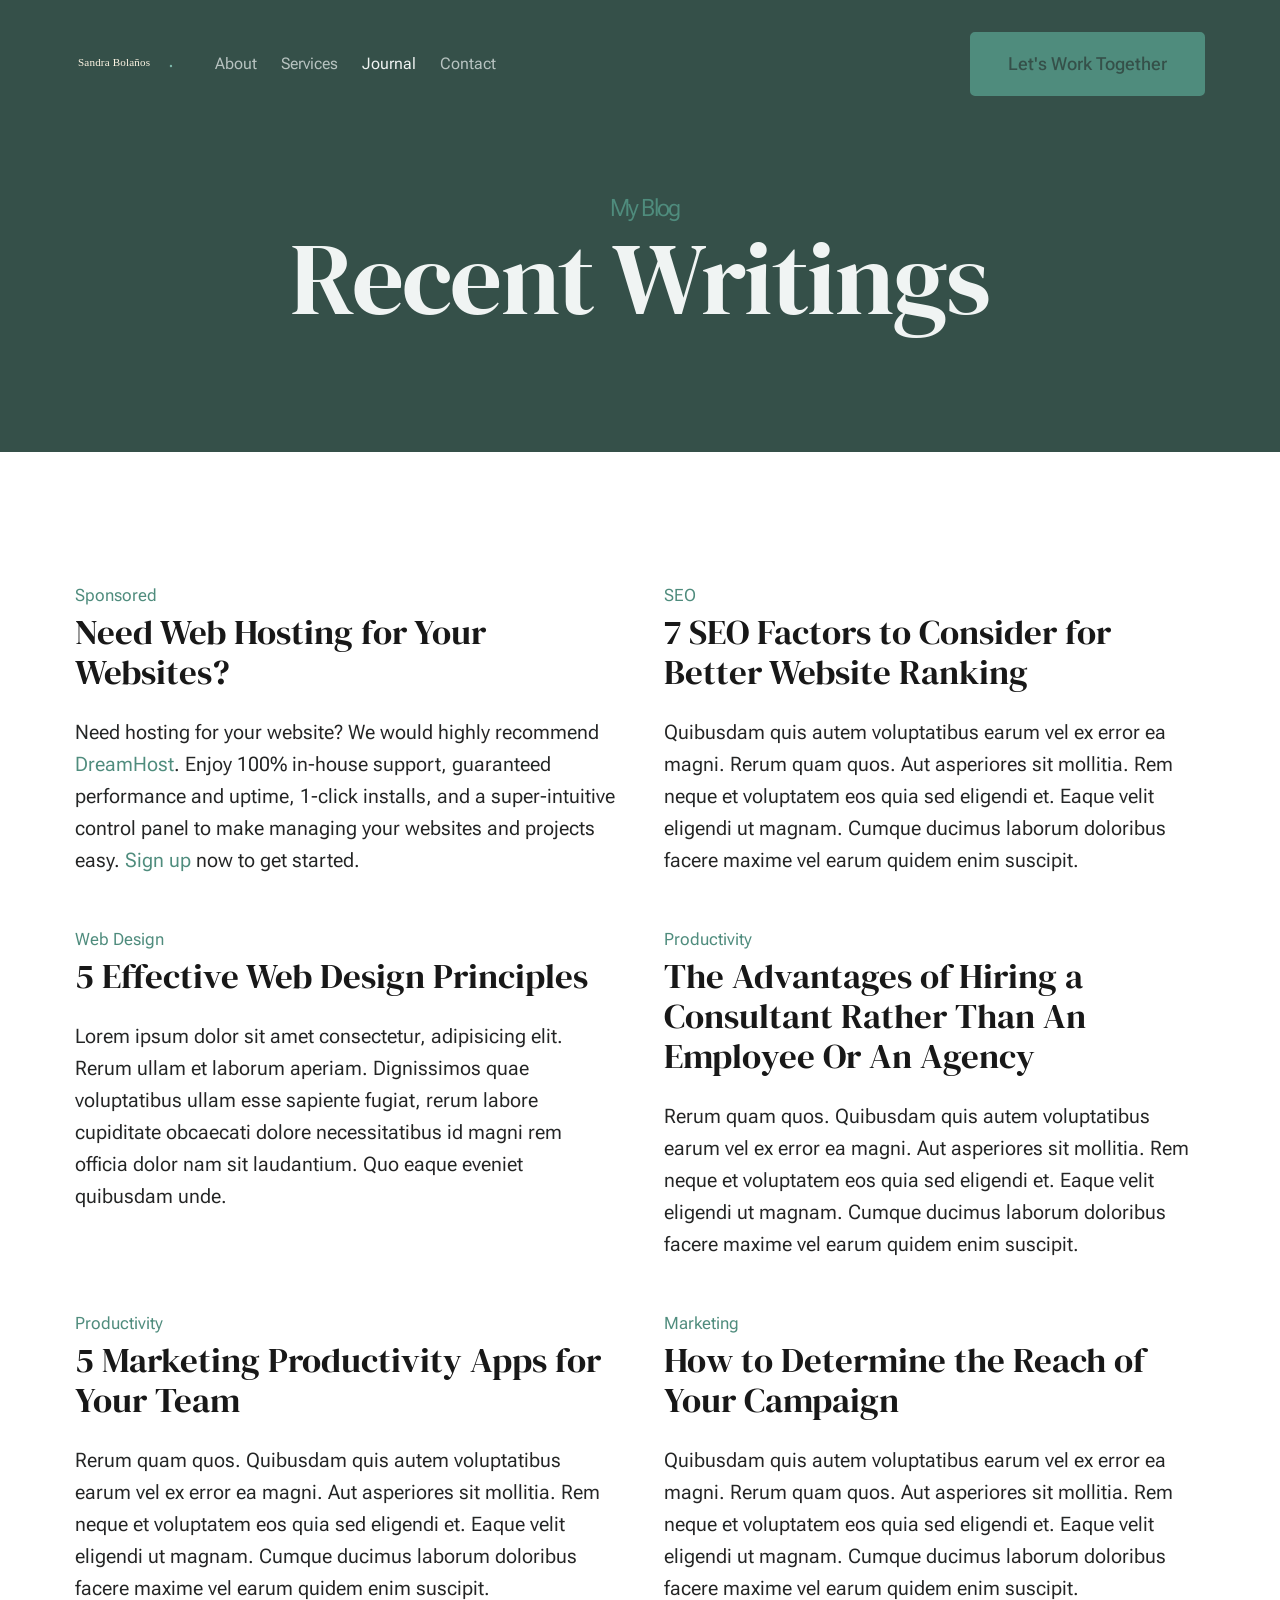
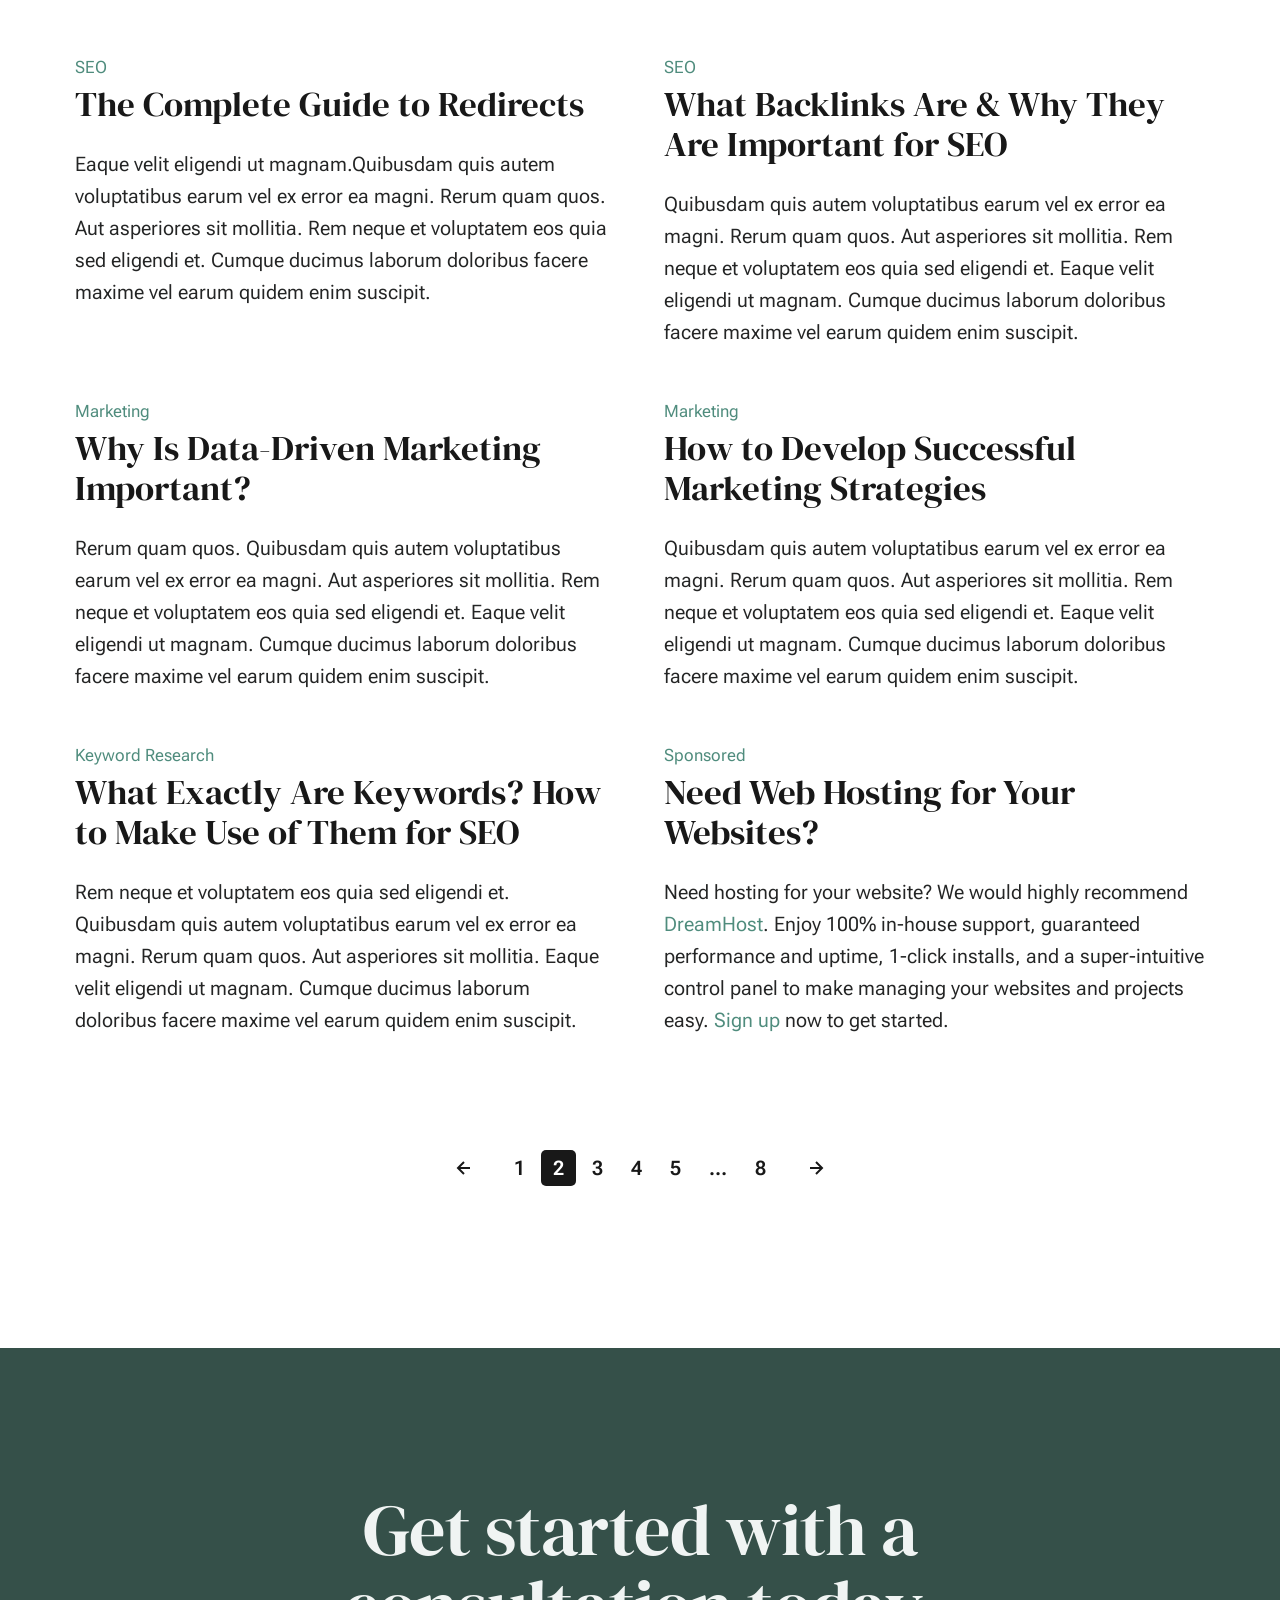
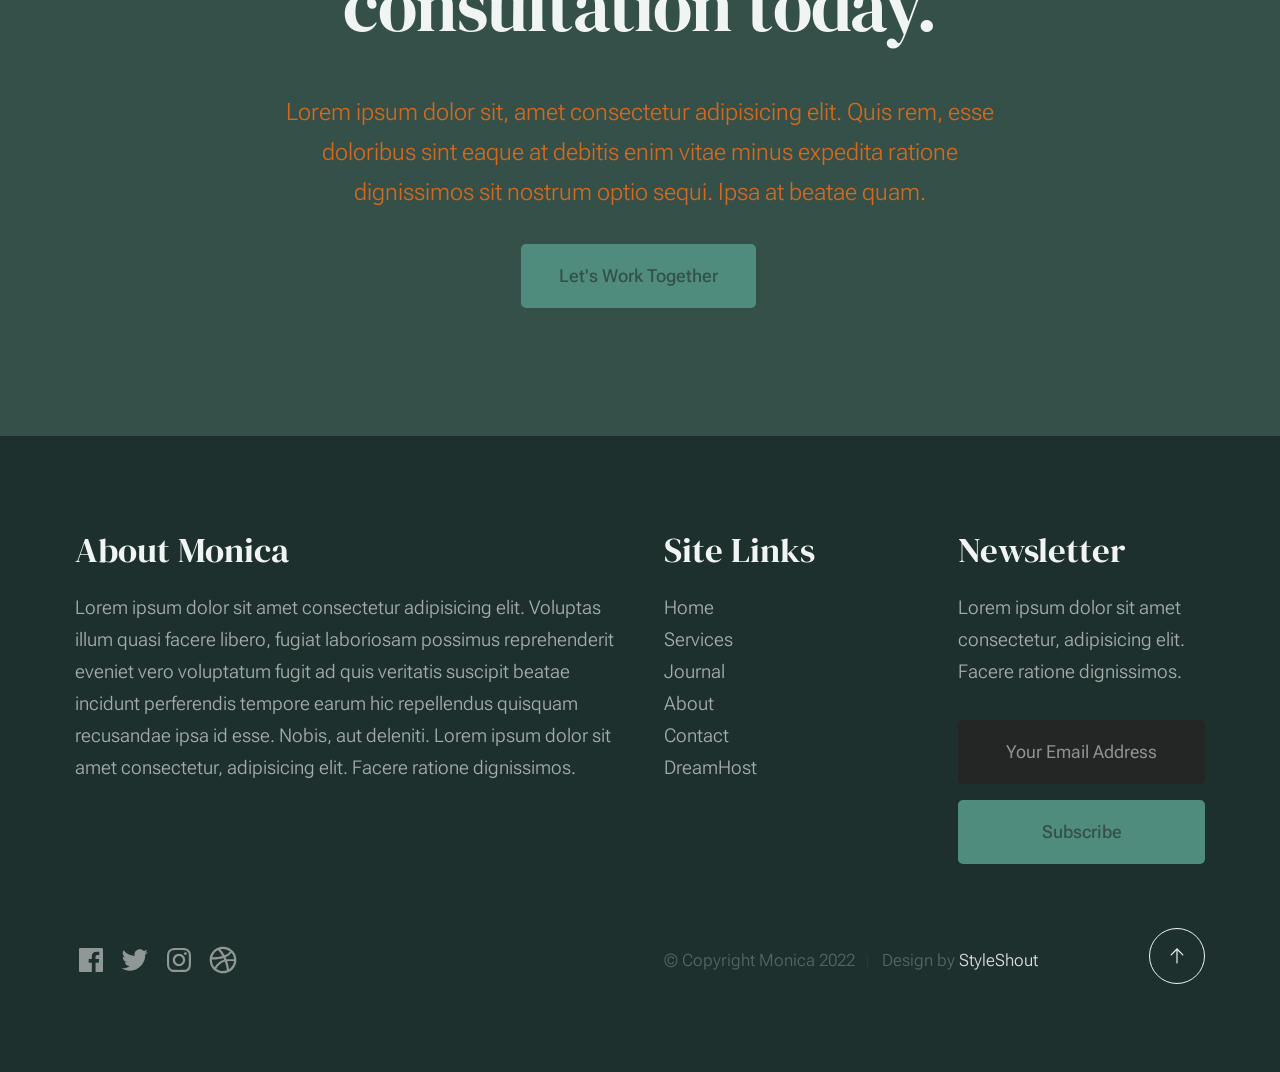
<file: blog.html>
<!DOCTYPE html>
<html lang="en" class="no-js" >
<head>

    <!--- basic page needs
    ================================================== -->
    <meta charset="utf-8">
    <meta name="viewport" content="width=device-width, initial-scale=1">
    <title>Blog - Monica</title>

    <script>
        document.documentElement.classList.remove('no-js');
        document.documentElement.classList.add('js');
    </script>

    <!-- CSS
    ================================================== -->
    <link rel="stylesheet" href="css/vendor.css">
    <link rel="stylesheet" href="css/styles.css">

    <!-- favicons
    ================================================== -->
    <link rel="apple-touch-icon" sizes="180x180" href="apple-touch-icon.png">
    <link rel="icon" type="image/png" sizes="32x32" href="favicon-32x32.png">
    <link rel="icon" type="image/png" sizes="16x16" href="favicon-16x16.png">
    <link rel="manifest" href="site.webmanifest">

</head>


<body id="top">


    <!-- preloader
    ================================================== -->
    <div id="preloader">
        <div id="loader" class="dots-fade">
            <div></div>
            <div></div>
            <div></div>
        </div>
    </div>


    <!-- page wrap
    ================================================== -->
    <div id="page" class="s-pagewrap">

        <!-- # site header 
        ================================================== -->
        <header class="s-header">

            <div class="row s-header__inner width-sixteen-col">

                <div class="s-header__block">
                    <div class="s-header__logo">
                        <a class="logo" href="index.html">
                            <img src="images/logo.svg" alt="Homepage">
                        </a>
                    </div>

                    <a class="s-header__menu-toggle" href="#0"><span>Menu</span></a>
                </div> <!-- end s-header__block -->

                <nav class="s-header__nav">
    
                    <ul class="s-header__menu-links">
                        <li><a href="about.html">About</a></li>
                        <li><a href="services.html">Services</a></li>
                        <li class="current"><a href="blog.html">Journal</a></li>
                        <li><a href="contact.html">Contact</a></li>
                    </ul> <!-- s-header__menu-links -->

                    <div class="s-header__contact">
                        <a href="contact.html" class="btn btn--primary s-header__contact-btn">Let's Work Together</a>                        
                    </div> <!-- s-header__contact -->
    
                </nav> <!-- end s-header__nav -->

            </div> <!-- end s-header__inner -->

        </header> <!-- end s-header -->


        <!-- # site main content
        ================================================== -->
        <section id="content" class="s-content">

               <section class="s-pageheader pageheader">
                    <div class="row">
                        <div class="column xl-12">
                            <h1 class="page-title">
                                <span class="page-title__small-type text-pretitle">My Blog</span>
                                Recent Writings
                            </h1>
                        </div>
                    </div>
               </section>   

               <section class="s-pagecontent pagecontent">

                    <div class="row">
                        <div class="column xl-12 grid-block">          
        
                            <!-- <div class="grid-full">         -->
                                <div class="grid-full grid-list-items">

                                    <div class="grid-list-items__item blog-card">
                                        <div class="blog-card__header">
                                            <div class="blog-card__cat-links">
                                                <a href="blog.html">Sponsored</a>
                                            </div>
                                            <h3 class="blog-card__title"><a href="https://www.dreamhost.com/r.cgi?287326">Need Web Hosting for Your Websites?</a></h3>
                                        </div>
                                        <div class="blog-card__text">
                                            <p>
                                            Need hosting for your website? We would highly recommend <a href="https://www.dreamhost.com/r.cgi?287326">DreamHost</a>.
                                            Enjoy 100% in-house support, guaranteed performance and uptime, 1-click installs, and a super-intuitive control 
                                            panel to make managing your websites and projects easy. <a href="https://www.dreamhost.com/r.cgi?287326">Sign up</a> now to get started.
                                            </p>
                                        </div>
                                    </div> <!-- end blog-card -->
                                    <div class="grid-list-items__item blog-card">
                                        <div class="blog-card__header">
                                            <div class="blog-card__cat-links">
                                                <a href="blog.html">SEO</a>
                                            </div>
                                            <h3 class="blog-card__title"><a href="single.html">7 SEO Factors to Consider for Better Website Ranking</a></h3>
                                        </div>
                                        <div class="blog-card__text">
                                            <p>
                                            Quibusdam quis autem voluptatibus earum vel ex error ea magni. Rerum quam quos. Aut asperiores 
                                            sit mollitia. Rem neque et voluptatem eos quia sed eligendi et. Eaque velit eligendi ut 
                                            magnam. Cumque ducimus laborum doloribus facere maxime vel earum quidem enim suscipit.
                                            </p>
                                        </div>
                                    </div> <!-- end blog-card -->
                                    <div class="grid-list-items__item blog-card">
                                        <div class="blog-card__header">
                                            <div class="blog-card__cat-links">
                                                <a href="blog.html">Web Design</a>
                                            </div>
                                            <h3 class="blog-card__title"><a href="single.html">5 Effective Web Design Principles</a></h3>
                                        </div>
                                        <div class="blog-card__text">
                                            <p>
                                            Lorem ipsum dolor sit amet consectetur, adipisicing elit. Rerum ullam et laborum aperiam. 
                                            Dignissimos quae voluptatibus ullam esse sapiente fugiat, rerum labore cupiditate obcaecati 
                                            dolore necessitatibus id magni rem officia dolor nam sit laudantium. Quo eaque eveniet quibusdam unde. 
                                            </p>
                                        </div>
                                    </div> <!-- end blog card -->
                                    <div class="grid-list-items__item blog-card">
                                        <div class="blog-card__header">
                                            <div class="blog-card__cat-links">
                                                <a href="blog.html">Productivity</a>
                                            </div>
                                            <h3 class="blog-card__title"><a href="single.html">The Advantages of Hiring a Consultant Rather Than An Employee Or An Agency</a></h3>
                                        </div>
                                        <div class="blog-card__text">
                                            <p>
                                            Rerum quam quos. Quibusdam quis autem voluptatibus earum vel ex error ea magni. Aut asperiores 
                                            sit mollitia. Rem neque et voluptatem eos quia sed eligendi et. Eaque velit eligendi ut 
                                            magnam. Cumque ducimus laborum doloribus facere maxime vel earum quidem enim suscipit.
                                            </p>
                                        </div>
                                    </div> <!-- end blog-card -->
                                    <div class="grid-list-items__item blog-card">
                                        <div class="blog-card__header">
                                            <div class="blog-card__cat-links">
                                                <a href="blog.html">Productivity</a>
                                            </div>
                                            <h3 class="blog-card__title"><a href="single.html">5 Marketing Productivity Apps for Your Team</a></h3>
                                        </div>
                                        <div class="blog-card__text">
                                            <p>
                                            Rerum quam quos. Quibusdam quis autem voluptatibus earum vel ex error ea magni. Aut asperiores 
                                            sit mollitia. Rem neque et voluptatem eos quia sed eligendi et. Eaque velit eligendi ut 
                                            magnam. Cumque ducimus laborum doloribus facere maxime vel earum quidem enim suscipit.
                                            </p>
                                        </div>
                                    </div> <!-- end blog-card -->
                                    <div class="grid-list-items__item blog-card">
                                        <div class="blog-card__header">
                                            <div class="blog-card__cat-links">
                                                <a href="blog.html">Marketing</a>
                                            </div>
                                            <h3 class="blog-card__title"><a href="single.html">How to Determine the Reach of Your Campaign</a></h3>
                                        </div>
                                        <div class="blog-card__text">
                                            <p>
                                            Quibusdam quis autem voluptatibus earum vel ex error ea magni. Rerum quam quos. Aut asperiores 
                                            sit mollitia. Rem neque et voluptatem eos quia sed eligendi et. Eaque velit eligendi ut 
                                            magnam. Cumque ducimus laborum doloribus facere maxime vel earum quidem enim suscipit.
                                            </p>
                                        </div>
                                    </div> <!-- end blog-card -->
                                    <div class="grid-list-items__item blog-card">
                                        <div class="blog-card__header">
                                            <div class="blog-card__cat-links">
                                                <a href="blog.html">SEO</a>
                                            </div>
                                            <h3 class="blog-card__title"><a href="single.html">The Complete Guide to Redirects</a></h3>
                                        </div>
                                        <div class="blog-card__text">
                                            <p>
                                            Eaque velit eligendi ut magnam.Quibusdam quis autem voluptatibus earum vel 
                                            ex error ea magni. Rerum quam quos. Aut asperiores sit mollitia. Rem neque et 
                                            voluptatem eos quia sed eligendi et. Cumque ducimus laborum doloribus facere maxime 
                                            vel earum quidem enim suscipit.
                                            </p>
                                        </div>
                                    </div> <!-- end blog card -->
                                    <div class="grid-list-items__item blog-card">
                                        <div class="blog-card__header">
                                            <div class="blog-card__cat-links">
                                                <a href="blog.html">SEO</a>
                                            </div>
                                            <h3 class="blog-card__title"><a href="single.html">What Backlinks Are & Why They Are Important for SEO</a></h3>
                                        </div>
                                        <div class="blog-card__text">
                                            <p>
                                            Quibusdam quis autem voluptatibus earum vel ex error ea magni. Rerum quam quos. Aut asperiores 
                                            sit mollitia. Rem neque et voluptatem eos quia sed eligendi et. Eaque velit eligendi ut 
                                            magnam. Cumque ducimus laborum doloribus facere maxime vel earum quidem enim suscipit.
                                            </p>
                                        </div>
                                    </div> <!-- end blog-card -->
                                    <div class="grid-list-items__item blog-card">
                                        <div class="blog-card__header">
                                            <div class="blog-card__cat-links">
                                                <a href="blog.html">Marketing</a>
                                            </div>
                                            <h3 class="blog-card__title"><a href="single.html">Why Is Data-Driven Marketing Important?</a></h3>
                                        </div>
                                        <div class="blog-card__text">
                                            <p>
                                            Rerum quam quos. Quibusdam quis autem voluptatibus earum vel ex error ea magni. Aut asperiores 
                                            sit mollitia. Rem neque et voluptatem eos quia sed eligendi et. Eaque velit eligendi ut 
                                            magnam. Cumque ducimus laborum doloribus facere maxime vel earum quidem enim suscipit.
                                            </p>
                                        </div>
                                    </div> <!-- end blog card -->
                                    <div class="grid-list-items__item blog-card">
                                        <div class="blog-card__header">
                                            <div class="blog-card__cat-links">
                                                <a href="blog.html">Marketing</a>
                                            </div>
                                            <h3 class="blog-card__title"><a href="single.html">How to Develop Successful Marketing Strategies</a></h3>
                                        </div>
                                        <div class="blog-card__text">
                                            <p>
                                            Quibusdam quis autem voluptatibus earum vel ex error ea magni. Rerum quam quos. Aut asperiores 
                                            sit mollitia. Rem neque et voluptatem eos quia sed eligendi et. Eaque velit eligendi ut 
                                            magnam. Cumque ducimus laborum doloribus facere maxime vel earum quidem enim suscipit.
                                            </p>
                                        </div>
                                    </div> <!-- end blog-card -->
                                    <div class="grid-list-items__item blog-card">
                                        <div class="blog-card__header">
                                            <div class="blog-card__cat-links">
                                                <a href="blog.html">Keyword Research</a>
                                            </div>
                                            <h3 class="blog-card__title"><a href="single.html">What Exactly Are Keywords? How to Make Use of Them for SEO</a></h3>
                                        </div>
                                        <div class="blog-card__text">
                                            <p>
                                            Rem neque et voluptatem eos quia sed eligendi et. Quibusdam quis autem voluptatibus earum vel ex error ea magni. 
                                            Rerum quam quos. Aut asperiores sit mollitia. Eaque velit eligendi ut 
                                            magnam. Cumque ducimus laborum doloribus facere maxime vel earum quidem enim suscipit.
                                            </p>
                                        </div>
                                    </div> <!-- end blog-card -->
                                    <div class="grid-list-items__item blog-card">
                                        <div class="blog-card__header">
                                            <div class="blog-card__cat-links">
                                                <a href="blog.html">Sponsored</a>
                                            </div>
                                            <h3 class="blog-card__title"><a href="https://www.dreamhost.com/r.cgi?287326">Need Web Hosting for Your Websites?</a></h3>
                                        </div>
                                        <div class="blog-card__text">
                                            <p>
                                            Need hosting for your website? We would highly recommend <a href="https://www.dreamhost.com/r.cgi?287326">DreamHost</a>.
                                            Enjoy 100% in-house support, guaranteed performance and uptime, 1-click installs, and a super-intuitive control 
                                            panel to make managing your websites and projects easy. <a href="https://www.dreamhost.com/r.cgi?287326">Sign up</a> now to get started.
                                            </p>
                                        </div>
                                    </div> <!-- end blog card -->
        
                                </div> <!-- grid-list-items -->
                            <!-- </div>     -->

                        </div> <!-- end grid-block-->
                    </div> <!-- end row -->

                    <!-- pagination -->
                    <div class="row navigation pagination">
                        <div class="column xl-12">
                            <nav class="pgn">
                                <ul>
                                    <li>
                                        <a class="pgn__prev" href="#0">
                                            <svg xmlns="http://www.w3.org/2000/svg" width="24" height="24" viewBox="0 0 24 24"><path d="M12.707 17.293L8.414 13H18v-2H8.414l4.293-4.293-1.414-1.414L4.586 12l6.707 6.707z"/></svg>
                                        </a>
                                    </li>
                                    <li><a class="pgn__num" href="#0">1</a></li>
                                    <li><span class="pgn__num current">2</span></li>
                                    <li><a class="pgn__num" href="#0">3</a></li>
                                    <li><a class="pgn__num" href="#0">4</a></li>
                                    <li><a class="pgn__num" href="#0">5</a></li>
                                    <li><span class="pgn__num dots">…</span></li>
                                    <li><a class="pgn__num" href="#0">8</a></li>
                                    <li>
                                        <a class="pgn__next" href="#0">
                                            <svg xmlns="http://www.w3.org/2000/svg" width="24" height="24" viewBox="0 0 24 24"><path d="M11.293 17.293l1.414 1.414L19.414 12l-6.707-6.707-1.414 1.414L15.586 11H6v2h9.586z"/></svg>
                                        </a>
                                    </li>
                                </ul>
                            </nav>
                        </div> <!-- end column -->
                    </div> <!-- end pagination -->

               </section>

        </section> <!-- s-content-->

        <!-- # cta
        ================================================== -->
        <section id="cta" class="s-cta">

            <div class="row row-x-center text-center">
                <div class="column xl-8 lg-12">

                    <div class="s-cta__content">
                        <h2 class="text-display-title">
                        Get started with a consultation today.
                        </h2>
                        <p class="lead">
                        Lorem ipsum dolor sit, amet consectetur adipisicing elit. Quis rem, esse doloribus sint eaque at debitis enim vitae minus expedita ratione dignissimos sit nostrum optio sequi. Ipsa at beatae quam.
                        </p>
                        <a href="contact.html" class="btn btn--primary">Let's Work Together</a>
                    </div>

                </div>
            </div>

        </section> <!-- end s-cta -->


        <!-- # footer 
        ================================================== -->
        <footer class="s-footer">
            <div class="row s-footer__content">
                <div class="column xl-6 lg-6 md-12 s-footer__block s-footer__about">                    
                    <h3>About Monica</h3>
                    <p>
                    Lorem ipsum dolor sit amet consectetur adipisicing elit. Voluptas illum quasi facere libero, 
                    fugiat laboriosam possimus reprehenderit eveniet vero voluptatum fugit ad quis veritatis suscipit beatae 
                    incidunt perferendis tempore earum hic repellendus quisquam recusandae ipsa id esse. Nobis, aut deleniti.
                    Lorem ipsum dolor sit amet consectetur, adipisicing elit. Facere ratione dignissimos.
                    </p>               
                </div>                
                <div class="column xl-3 lg-6 md-12 s-footer__block s-footer__site-links">
                    <h3>Site Links</h3>
                    <ul class="link-list">
                        <li><a href="index.html">Home</a></li>
                        <li><a href="services.html">Services</a></li>
                        <li><a href="blog.html">Journal</a></li>
                        <li><a href="about.html">About</a></li>
                        <li><a href="contact.html">Contact</a></li>
                        <li><a href="https://www.dreamhost.com/r.cgi?287326">DreamHost</a></li>
                    </ul>
                </div>
                <div class="column xl-3 lg-6 md-12 tab-12 s-footer__block s-footer__newsletter">
                    <h3>Newsletter</h3>

                    <p>
                    Lorem ipsum dolor sit amet consectetur, adipisicing elit. Facere ratione dignissimos.
                    </p>

                    <div class="subscribe-form">
                        <form id="mc-form" class="mc-form">
                            <input type="email" name="EMAIL" id="mce-EMAIL" class="u-fullwidth text-center" placeholder="Your Email Address" title="The domain portion of the email address is invalid (the portion after the @)." pattern="^([^\x00-\x20\x22\x28\x29\x2c\x2e\x3a-\x3c\x3e\x40\x5b-\x5d\x7f-\xff]+|\x22([^\x0d\x22\x5c\x80-\xff]|\x5c[\x00-\x7f])*\x22)(\x2e([^\x00-\x20\x22\x28\x29\x2c\x2e\x3a-\x3c\x3e\x40\x5b-\x5d\x7f-\xff]+|\x22([^\x0d\x22\x5c\x80-\xff]|\x5c[\x00-\x7f])*\x22))*\x40([^\x00-\x20\x22\x28\x29\x2c\x2e\x3a-\x3c\x3e\x40\x5b-\x5d\x7f-\xff]+|\x5b([^\x0d\x5b-\x5d\x80-\xff]|\x5c[\x00-\x7f])*\x5d)(\x2e([^\x00-\x20\x22\x28\x29\x2c\x2e\x3a-\x3c\x3e\x40\x5b-\x5d\x7f-\xff]+|\x5b([^\x0d\x5b-\x5d\x80-\xff]|\x5c[\x00-\x7f])*\x5d))*(\.\w{2,})+$" required>
                            <input type="submit" name="subscribe" value="Subscribe" class="btn btn--primary btn--small u-fullwidth">
                            <!-- <div style="position: absolute; left: -5000px;" aria-hidden="true"><input type="text" name="b_cdb7b577e41181934ed6a6a44_9a91cfe7b3" tabindex="-1" value=""></div> -->
                            <div class="mc-status"></div>
                        </form>
                    </div>
                </div>
            </div>    
            
            <div class="row s-footer__bottom">
                <div class="column xl-6 lg-12">
                    <ul class="s-footer__social social-list">
                        <li>
                            <a href="#0">
                                <svg xmlns="http://www.w3.org/2000/svg" width="24" height="24" viewBox="0 0 24 24" style="fill:rgba(0, 0, 0, 1);transform:;-ms-filter:"><path d="M20,3H4C3.447,3,3,3.448,3,4v16c0,0.552,0.447,1,1,1h8.615v-6.96h-2.338v-2.725h2.338v-2c0-2.325,1.42-3.592,3.5-3.592 c0.699-0.002,1.399,0.034,2.095,0.107v2.42h-1.435c-1.128,0-1.348,0.538-1.348,1.325v1.735h2.697l-0.35,2.725h-2.348V21H20 c0.553,0,1-0.448,1-1V4C21,3.448,20.553,3,20,3z"></path></svg>
                                <span class="u-screen-reader-text">Facebook</span>
                            </a>
                        </li>
                        <li>
                            <a href="#0">
                                <svg xmlns="http://www.w3.org/2000/svg" width="24" height="24" viewBox="0 0 24 24" style="fill:rgba(0, 0, 0, 1);transform:;-ms-filter:"><path d="M19.633,7.997c0.013,0.175,0.013,0.349,0.013,0.523c0,5.325-4.053,11.461-11.46,11.461c-2.282,0-4.402-0.661-6.186-1.809 c0.324,0.037,0.636,0.05,0.973,0.05c1.883,0,3.616-0.636,5.001-1.721c-1.771-0.037-3.255-1.197-3.767-2.793 c0.249,0.037,0.499,0.062,0.761,0.062c0.361,0,0.724-0.05,1.061-0.137c-1.847-0.374-3.23-1.995-3.23-3.953v-0.05 c0.537,0.299,1.16,0.486,1.82,0.511C3.534,9.419,2.823,8.184,2.823,6.787c0-0.748,0.199-1.434,0.548-2.032 c1.983,2.443,4.964,4.04,8.306,4.215c-0.062-0.3-0.1-0.611-0.1-0.923c0-2.22,1.796-4.028,4.028-4.028 c1.16,0,2.207,0.486,2.943,1.272c0.91-0.175,1.782-0.512,2.556-0.973c-0.299,0.935-0.936,1.721-1.771,2.22 c0.811-0.088,1.597-0.312,2.319-0.624C21.104,6.712,20.419,7.423,19.633,7.997z"></path></svg>
                                <span class="u-screen-reader-text">Twitter</span>
                            </a>
                        </li>
                        <li>
                            <a href="#0">
                                <svg xmlns="http://www.w3.org/2000/svg" width="24" height="24" viewBox="0 0 24 24" style="fill:rgba(0, 0, 0, 1);transform:;-ms-filter:"><path d="M11.999,7.377c-2.554,0-4.623,2.07-4.623,4.623c0,2.554,2.069,4.624,4.623,4.624c2.552,0,4.623-2.07,4.623-4.624 C16.622,9.447,14.551,7.377,11.999,7.377L11.999,7.377z M11.999,15.004c-1.659,0-3.004-1.345-3.004-3.003 c0-1.659,1.345-3.003,3.004-3.003s3.002,1.344,3.002,3.003C15.001,13.659,13.658,15.004,11.999,15.004L11.999,15.004z"></path><circle cx="16.806" cy="7.207" r="1.078"></circle><path d="M20.533,6.111c-0.469-1.209-1.424-2.165-2.633-2.632c-0.699-0.263-1.438-0.404-2.186-0.42 c-0.963-0.042-1.268-0.054-3.71-0.054s-2.755,0-3.71,0.054C7.548,3.074,6.809,3.215,6.11,3.479C4.9,3.946,3.945,4.902,3.477,6.111 c-0.263,0.7-0.404,1.438-0.419,2.186c-0.043,0.962-0.056,1.267-0.056,3.71c0,2.442,0,2.753,0.056,3.71 c0.015,0.748,0.156,1.486,0.419,2.187c0.469,1.208,1.424,2.164,2.634,2.632c0.696,0.272,1.435,0.426,2.185,0.45 c0.963,0.042,1.268,0.055,3.71,0.055s2.755,0,3.71-0.055c0.747-0.015,1.486-0.157,2.186-0.419c1.209-0.469,2.164-1.424,2.633-2.633 c0.263-0.7,0.404-1.438,0.419-2.186c0.043-0.962,0.056-1.267,0.056-3.71s0-2.753-0.056-3.71C20.941,7.57,20.801,6.819,20.533,6.111z M19.315,15.643c-0.007,0.576-0.111,1.147-0.311,1.688c-0.305,0.787-0.926,1.409-1.712,1.711c-0.535,0.199-1.099,0.303-1.67,0.311 c-0.95,0.044-1.218,0.055-3.654,0.055c-2.438,0-2.687,0-3.655-0.055c-0.569-0.007-1.135-0.112-1.669-0.311 c-0.789-0.301-1.414-0.923-1.719-1.711c-0.196-0.534-0.302-1.099-0.311-1.669c-0.043-0.95-0.053-1.218-0.053-3.654 c0-2.437,0-2.686,0.053-3.655c0.007-0.576,0.111-1.146,0.311-1.687c0.305-0.789,0.93-1.41,1.719-1.712 c0.534-0.198,1.1-0.303,1.669-0.311c0.951-0.043,1.218-0.055,3.655-0.055c2.437,0,2.687,0,3.654,0.055 c0.571,0.007,1.135,0.112,1.67,0.311c0.786,0.303,1.407,0.925,1.712,1.712c0.196,0.534,0.302,1.099,0.311,1.669 c0.043,0.951,0.054,1.218,0.054,3.655c0,2.436,0,2.698-0.043,3.654H19.315z"></path></svg>
                                <span class="u-screen-reader-text">Instagram</span>
                            </a>
                        </li>
                        <li>
                            <a href="#0">
                                <svg xmlns="http://www.w3.org/2000/svg" width="24" height="24" viewBox="0 0 24 24" style="fill: rgba(0, 0, 0, 1);transform: ;msFilter:;"><path d="M20.66 6.98a9.932 9.932 0 0 0-3.641-3.64C15.486 2.447 13.813 2 12 2s-3.486.447-5.02 1.34c-1.533.893-2.747 2.107-3.64 3.64S2 10.187 2 12s.446 3.487 1.34 5.02a9.924 9.924 0 0 0 3.641 3.64C8.514 21.553 10.187 22 12 22s3.486-.447 5.02-1.34a9.932 9.932 0 0 0 3.641-3.64C21.554 15.487 22 13.813 22 12s-.446-3.487-1.34-5.02zM12 3.66c2 0 3.772.64 5.32 1.919-.92 1.174-2.286 2.14-4.1 2.9-1.002-1.813-2.088-3.327-3.261-4.54A7.715 7.715 0 0 1 12 3.66zM5.51 6.8a8.116 8.116 0 0 1 2.711-2.22c1.212 1.201 2.325 2.7 3.34 4.5-2 .6-4.114.9-6.341.9-.573 0-1.006-.013-1.3-.04A8.549 8.549 0 0 1 5.51 6.8zM3.66 12c0-.054.003-.12.01-.2.007-.08.01-.146.01-.2.254.014.641.02 1.161.02 2.666 0 5.146-.367 7.439-1.1.187.373.381.793.58 1.26-1.32.293-2.674 1.006-4.061 2.14S6.4 16.247 5.76 17.5c-1.4-1.587-2.1-3.42-2.1-5.5zM12 20.34c-1.894 0-3.594-.587-5.101-1.759.601-1.187 1.524-2.322 2.771-3.401 1.246-1.08 2.483-1.753 3.71-2.02a29.441 29.441 0 0 1 1.56 6.62 8.166 8.166 0 0 1-2.94.56zm7.08-3.96a8.351 8.351 0 0 1-2.58 2.621c-.24-2.08-.7-4.107-1.379-6.081.932-.066 1.765-.1 2.5-.1.799 0 1.686.034 2.659.1a8.098 8.098 0 0 1-1.2 3.46zm-1.24-5c-1.16 0-2.233.047-3.22.14a27.053 27.053 0 0 0-.68-1.62c2.066-.906 3.532-2.006 4.399-3.3 1.2 1.414 1.854 3.027 1.96 4.84-.812-.04-1.632-.06-2.459-.06z"></path></svg>
                                <span class="u-screen-reader-text">Dribbble</span>
                            </a>
                        </li>
                    </ul> <!-- end s-footer__social -->
                </div>
                <div class="column xl-6 lg-12">
                    <p class="ss-copyright">
                        <span>© Copyright Monica 2022</span> 
                        <span>Design by <a href="https://www.styleshout.com/">StyleShout</a></span>
                    </p>
                </div>

                <div class="ss-go-top">
                    <a class="smoothscroll" title="Back to Top" href="#top">
                        <svg xmlns="http://www.w3.org/2000/svg" viewBox="0 0 24 24" width="36" height="36" fill="none" stroke="#ffffff" stroke-width="1" stroke-linecap="round" stroke-linejoin="round">&lt;!--!  Atomicons Free 1.00 by @atisalab License - https://atomicons.com/license/ (Icons: CC BY 4.0) Copyright 2021 Atomicons --&gt;<polyline points="17 11 12 6 7 11"></polyline><line x1="12" y1="18" x2="12" y2="6"></line></svg>
                    </a>
                </div> <!-- end ss-go-top -->
            </div>
            
        </footer> <!-- end s-footer -->

    </div> <!-- end page-wrap -->

    <!-- Java Script
    ================================================== -->
    <script src="js/plugins.js"></script>
    <script src="js/main.js"></script>

</body>
</html>
</file>
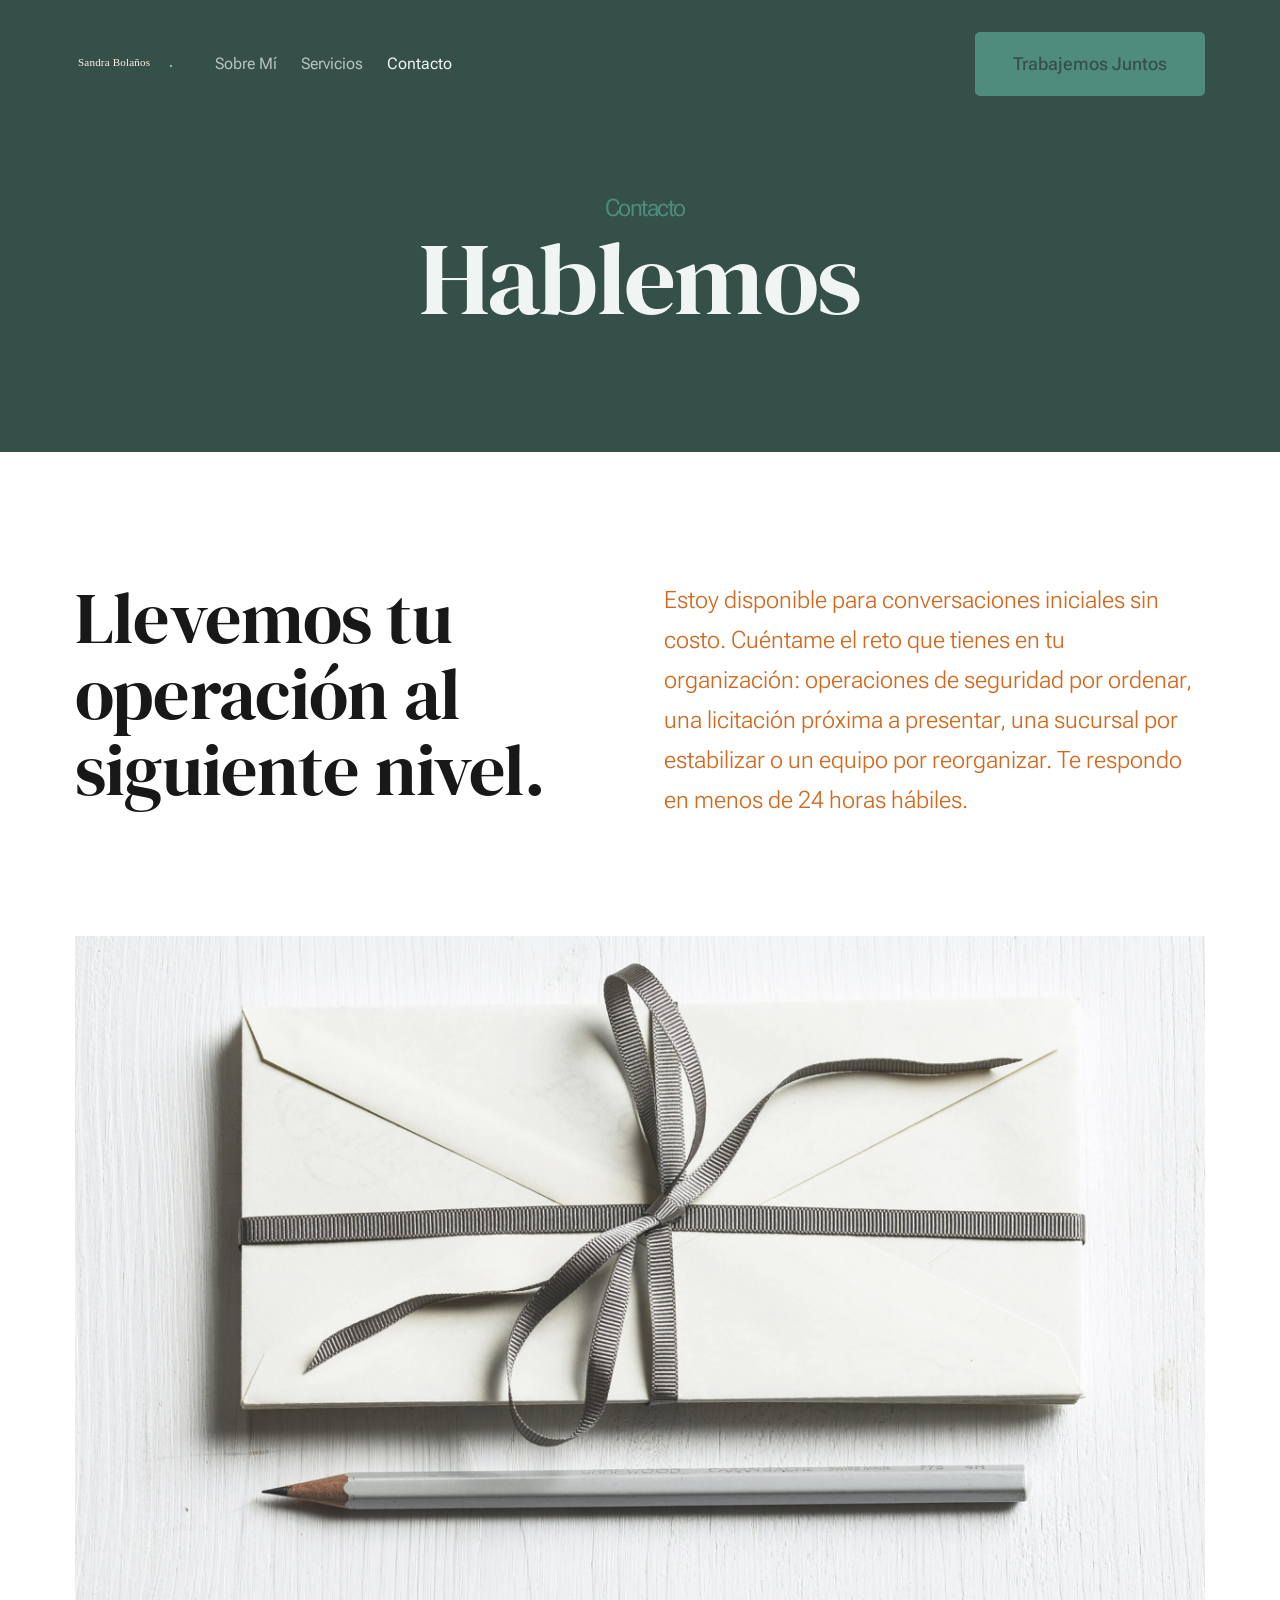
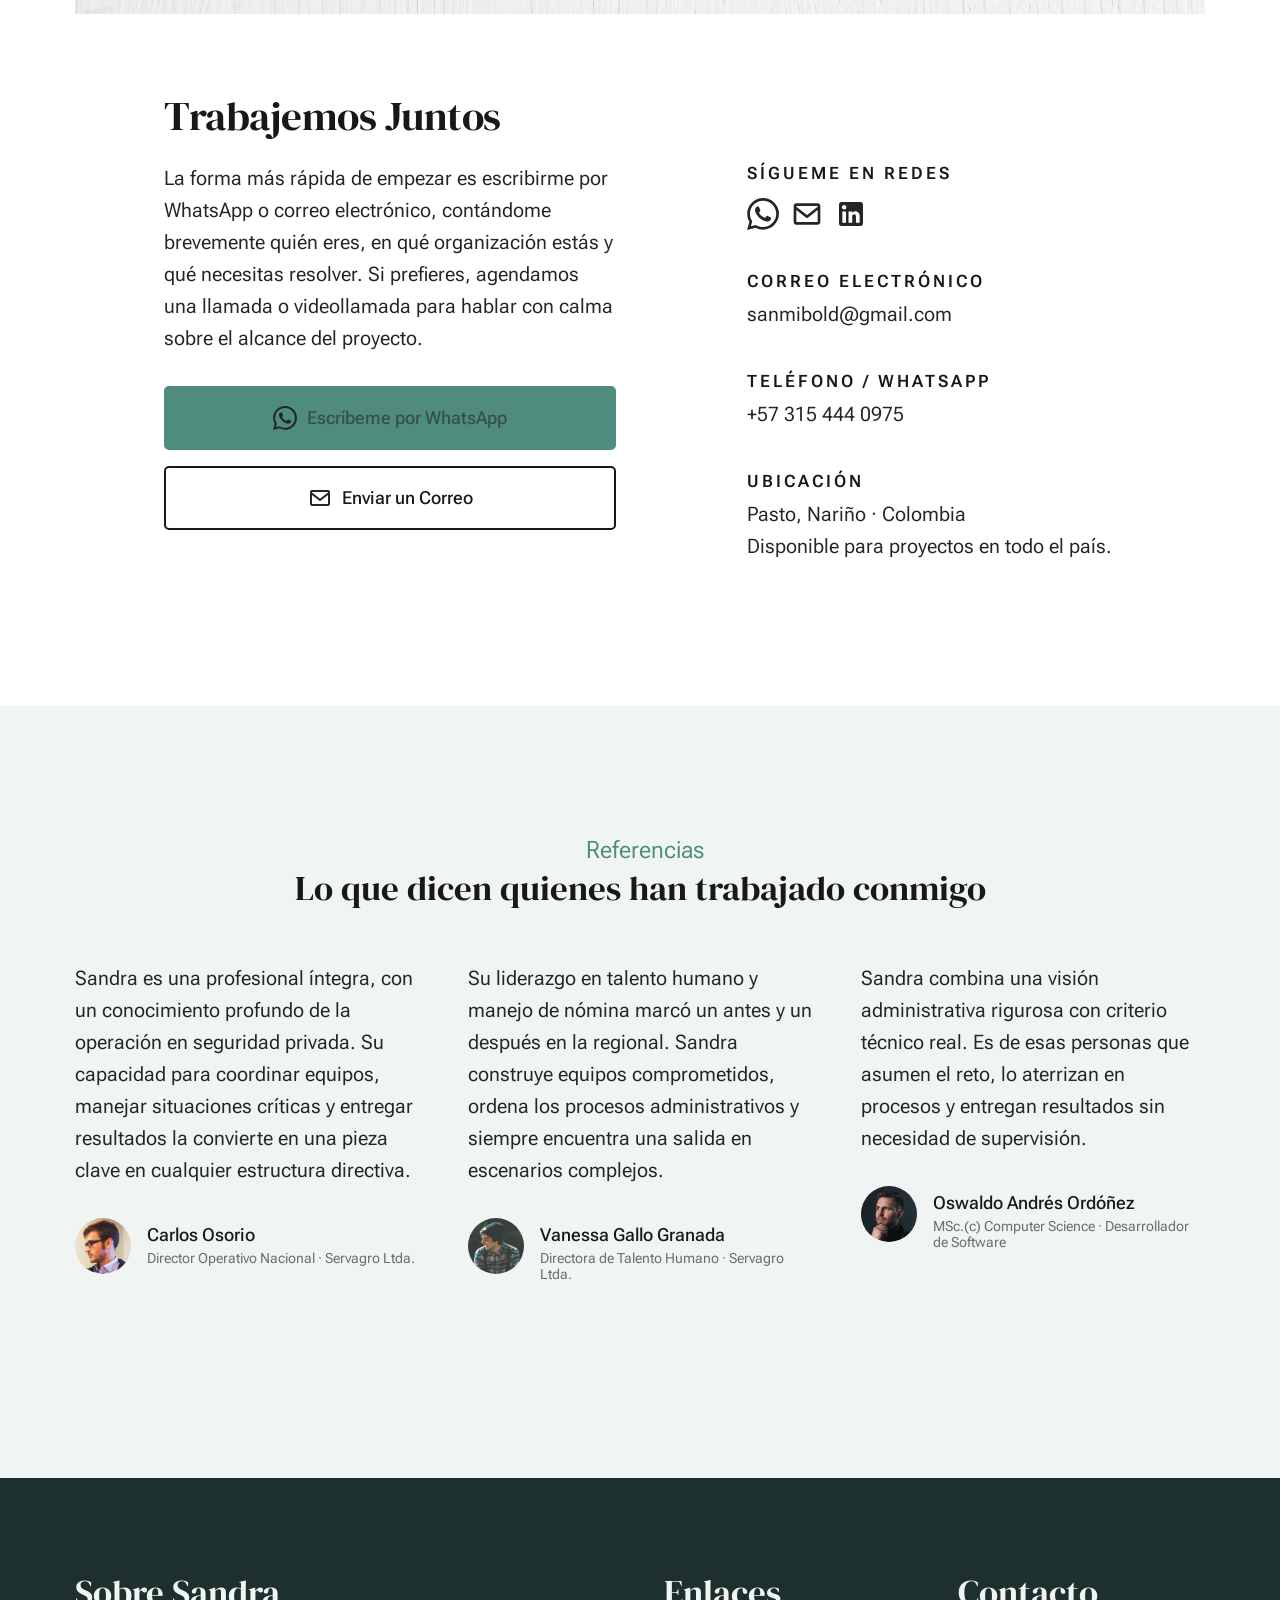
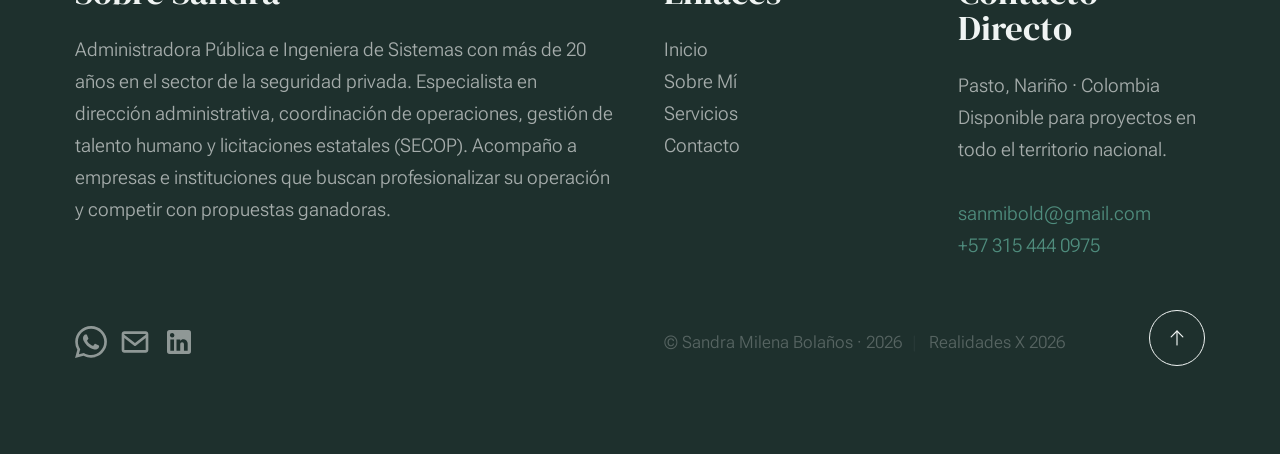
<file: contact.html>
<!DOCTYPE html>
<html lang="es" class="no-js" >
<head>

    <!--- basic page needs
    ================================================== -->
    <meta charset="utf-8">
    <meta name="viewport" content="width=device-width, initial-scale=1">
    <title>Contacto · Sandra Bolaños</title>
    <meta name="description" content="Contacta a Sandra Milena Bolaños. Disponible para consultorías, asesorías y proyectos en seguridad privada, administración y licitaciones estatales en Colombia.">

    <script>
        document.documentElement.classList.remove('no-js');
        document.documentElement.classList.add('js');
    </script>

    <!-- CSS
    ================================================== -->
    <link rel="stylesheet" href="css/vendor.css">
    <link rel="stylesheet" href="css/styles.css">

    <!-- favicons
    ================================================== -->
    <link rel="apple-touch-icon" sizes="180x180" href="apple-touch-icon.png">
    <link rel="icon" type="image/png" sizes="32x32" href="favicon-32x32.png">
    <link rel="icon" type="image/png" sizes="16x16" href="favicon-16x16.png">
    <link rel="manifest" href="site.webmanifest">

</head>


<body id="top">


    <!-- preloader
    ================================================== -->
    <div id="preloader">
        <div id="loader" class="dots-fade">
            <div></div>
            <div></div>
            <div></div>
        </div>
    </div>


    <!-- page wrap
    ================================================== -->
    <div id="page" class="s-pagewrap">


        <!-- # site header
        ================================================== -->
        <header class="s-header">
            <div class="row s-header__inner width-sixteen-col">

                <div class="s-header__block">
                    <div class="s-header__logo">
                        <a class="logo" href="index.html">
                            <img src="images/logo.svg" alt="Sandra Bolaños · Consultora">
                        </a>
                    </div>

                    <a class="s-header__menu-toggle" href="#0"><span>Menú</span></a>
                </div> <!-- end s-header__block -->

                <nav class="s-header__nav">

                    <ul class="s-header__menu-links">
                        <li><a href="about.html">Sobre Mí</a></li>
                        <li><a href="services.html">Servicios</a></li>
                        <li class="current"><a href="contact.html">Contacto</a></li>
                    </ul> <!-- s-header__menu-links -->

                    <div class="s-header__contact">
                        <a href="contact.html" class="btn btn--primary s-header__contact-btn">Trabajemos Juntos</a>
                    </div> <!-- s-header__contact -->

                </nav> <!-- end s-header__nav -->

            </div> <!-- end s-header__inner -->
        </header> <!-- end s-header -->


        <!-- # site main content
        ================================================== -->
        <section id="content" class="s-content">

               <section class="s-pageheader pageheader">
                    <div class="row">
                        <div class="column xl-12">
                            <h1 class="page-title">
                                <span class="page-title__small-type text-pretitle">Contacto</span>
                                Hablemos
                            </h1>
                        </div>
                    </div>
               </section> <!--pageheader -->

               <section class="s-pagecontent pagecontent">

                    <div class="row pageintro">
                        <div class="column xl-6 lg-12">
                            <h2 class="text-display-title">Llevemos tu operación al siguiente nivel.</h2>
                        </div>
                        <div class="column xl-6 lg-12 u-flexitem-x-right">
                            <p class="lead">
                            Estoy disponible para conversaciones iniciales sin costo. Cuéntame el reto
                            que tienes en tu organización: operaciones de seguridad por ordenar, una
                            licitación próxima a presentar, una sucursal por estabilizar o un equipo
                            por reorganizar. Te respondo en menos de 24 horas hábiles.
                            </p>
                        </div>
                    </div> <!-- pageintro -->

                    <div class="row pagemedia">
                        <div class="column xl-12">
                            <figure class="page-media">
                                <img src="images/thumbs/contact/contact-1200.jpg"
                                     srcset="images/thumbs/contact/contact-2400.jpg 2400w,
                                             images/thumbs/contact/contact-1200.jpg 1200w,
                                             images/thumbs/contact/contact-600.jpg 600w" sizes="(max-width: 2400px) 100vw, 2400px" alt="Contacto · Sandra Bolaños">
                            </figure>
                        </div>
                    </div> <!-- pagemedia -->

                    <div class="row width-narrower pagemain">
                        <div class="column xl-12">
                            <h2>Trabajemos Juntos</h2>

                            <div class="row">
                                <div class="column xl-6 md-12 contact-cta">
                                    <p>
                                    La forma más rápida de empezar es escribirme por WhatsApp o correo
                                    electrónico, contándome brevemente quién eres, en qué organización
                                    estás y qué necesitas resolver. Si prefieres, agendamos una llamada
                                    o videollamada para hablar con calma sobre el alcance del proyecto.
                                    </p>

                                    <a href="https://wa.me/573154440975?text=Hola%20Sandra%2C%20me%20interesa%20una%20consultor%C3%ADa." target="_blank" rel="noopener" class="btn btn--primary u-fullwidth contact-btn">
                                        <svg xmlns="http://www.w3.org/2000/svg" width="24" height="24" viewBox="0 0 24 24" fill="currentColor"><path d="M.057 24l1.687-6.163a11.867 11.867 0 0 1-1.587-5.946C.16 5.335 5.495 0 12.05 0a11.817 11.817 0 0 1 8.413 3.488 11.824 11.824 0 0 1 3.48 8.414c-.003 6.557-5.338 11.892-11.893 11.892a11.9 11.9 0 0 1-5.688-1.448L.057 24zm6.597-3.807c1.676.995 3.276 1.591 5.392 1.592 5.448 0 9.886-4.434 9.889-9.885.002-5.462-4.415-9.89-9.881-9.892-5.452 0-9.887 4.434-9.889 9.884-.001 2.225.651 3.891 1.746 5.634l-.999 3.648 3.742-.981zm11.387-5.464c-.074-.124-.272-.198-.57-.347-.297-.149-1.758-.868-2.031-.967-.272-.099-.47-.149-.669.149-.198.297-.768.967-.941 1.165-.173.198-.347.223-.644.074-.297-.149-1.255-.462-2.39-1.475-.883-.788-1.48-1.761-1.653-2.059-.173-.297-.018-.458.13-.606.134-.133.297-.347.446-.521.151-.172.2-.296.3-.495.099-.198.05-.372-.025-.521-.075-.149-.669-1.611-.916-2.206-.242-.579-.487-.501-.669-.51l-.57-.01c-.198 0-.52.074-.792.372s-1.04 1.016-1.04 2.479 1.065 2.876 1.213 3.074c.149.198 2.095 3.2 5.076 4.487.709.306 1.263.489 1.694.626.712.226 1.36.194 1.872.118.571-.085 1.758-.719 2.006-1.413.248-.694.248-1.289.173-1.413z"/></svg>
                                        Escríbeme por WhatsApp
                                    </a>

                                    <a href="mailto:sanmibold@gmail.com?subject=Consultor%C3%ADa%20-%20Sitio%20Web" class="btn btn--stroke u-fullwidth contact-btn">
                                        <svg xmlns="http://www.w3.org/2000/svg" width="24" height="24" viewBox="0 0 24 24" fill="currentColor"><path d="M20 4H4c-1.103 0-2 .897-2 2v12c0 1.103.897 2 2 2h16c1.103 0 2-.897 2-2V6c0-1.103-.897-2-2-2zm0 2v.511l-8 6.223-8-6.222V6h16zM4 18V9.044l7.386 5.745a.994.994 0 0 0 1.228 0L20 9.044 20.002 18H4z"></path></svg>
                                        Enviar un Correo
                                    </a>
                                </div>
                                <div class="column xl-5 md-12 u-flexitem-x-right">

                                    <div class="contact-block">
                                        <h6>Sígueme en Redes</h6>
                                        <ul class="contact-social social-list">
                                            <li>
                                                <a href="https://wa.me/573154440975" target="_blank" rel="noopener" title="WhatsApp">
                                                    <svg xmlns="http://www.w3.org/2000/svg" width="24" height="24" viewBox="0 0 24 24" fill="currentColor"><path d="M.057 24l1.687-6.163a11.867 11.867 0 0 1-1.587-5.946C.16 5.335 5.495 0 12.05 0a11.817 11.817 0 0 1 8.413 3.488 11.824 11.824 0 0 1 3.48 8.414c-.003 6.557-5.338 11.892-11.893 11.892a11.9 11.9 0 0 1-5.688-1.448L.057 24zm6.597-3.807c1.676.995 3.276 1.591 5.392 1.592 5.448 0 9.886-4.434 9.889-9.885.002-5.462-4.415-9.89-9.881-9.892-5.452 0-9.887 4.434-9.889 9.884-.001 2.225.651 3.891 1.746 5.634l-.999 3.648 3.742-.981zm11.387-5.464c-.074-.124-.272-.198-.57-.347-.297-.149-1.758-.868-2.031-.967-.272-.099-.47-.149-.669.149-.198.297-.768.967-.941 1.165-.173.198-.347.223-.644.074-.297-.149-1.255-.462-2.39-1.475-.883-.788-1.48-1.761-1.653-2.059-.173-.297-.018-.458.13-.606.134-.133.297-.347.446-.521.151-.172.2-.296.3-.495.099-.198.05-.372-.025-.521-.075-.149-.669-1.611-.916-2.206-.242-.579-.487-.501-.669-.51l-.57-.01c-.198 0-.52.074-.792.372s-1.04 1.016-1.04 2.479 1.065 2.876 1.213 3.074c.149.198 2.095 3.2 5.076 4.487.709.306 1.263.489 1.694.626.712.226 1.36.194 1.872.118.571-.085 1.758-.719 2.006-1.413.248-.694.248-1.289.173-1.413z"/></svg>
                                                    <span class="u-screen-reader-text">WhatsApp</span>
                                                </a>
                                            </li>
                                            <li>
                                                <a href="mailto:sanmibold@gmail.com" title="Email">
                                                    <svg xmlns="http://www.w3.org/2000/svg" width="24" height="24" viewBox="0 0 24 24" fill="currentColor"><path d="M20 4H4c-1.103 0-2 .897-2 2v12c0 1.103.897 2 2 2h16c1.103 0 2-.897 2-2V6c0-1.103-.897-2-2-2zm0 2v.511l-8 6.223-8-6.222V6h16zM4 18V9.044l7.386 5.745a.994.994 0 0 0 1.228 0L20 9.044 20.002 18H4z"/></svg>
                                                    <span class="u-screen-reader-text">Email</span>
                                                </a>
                                            </li>
                                            <li>
                                                <a href="#0" title="LinkedIn">
                                                    <svg xmlns="http://www.w3.org/2000/svg" width="24" height="24" viewBox="0 0 24 24" fill="currentColor"><path d="M19 3a2 2 0 0 1 2 2v14a2 2 0 0 1-2 2H5a2 2 0 0 1-2-2V5a2 2 0 0 1 2-2h14m-.5 15.5v-5.3a3.26 3.26 0 0 0-3.26-3.26c-.85 0-1.84.52-2.32 1.3v-1.11h-2.79v8.37h2.79v-4.93c0-.77.62-1.4 1.39-1.4a1.4 1.4 0 0 1 1.4 1.4v4.93h2.79M6.88 8.56a1.68 1.68 0 0 0 1.68-1.68c0-.93-.75-1.69-1.68-1.69a1.69 1.69 0 0 0-1.69 1.69c0 .93.76 1.68 1.69 1.68m1.39 9.94v-8.37H5.5v8.37h2.77z"/></svg>
                                                    <span class="u-screen-reader-text">LinkedIn</span>
                                                </a>
                                            </li>
                                        </ul> <!-- end contact-social -->
                                    </div>

                                    <div class="contact-block">
                                        <h6>Correo Electrónico</h6>
                                        <a href="mailto:sanmibold@gmail.com">sanmibold@gmail.com</a>
                                    </div>

                                    <div class="contact-block">
                                        <h6>Teléfono / WhatsApp</h6>
                                        <ul class="contact-list">
                                            <li><a href="tel:+573154440975">+57 315 444 0975</a></li>
                                        </ul>
                                    </div>

                                    <div class="contact-block">
                                        <h6>Ubicación</h6>
                                        <p>
                                            Pasto, Nariño · Colombia<br>
                                            Disponible para proyectos en todo el país.
                                        </p>
                                    </div>

                                </div>
                            </div>
                        </div>
                    </div> <!-- end pagemain -->

               </section> <!-- pagecontent -->

               <section class="s-testimonials">

                    <div class="s-testimonials__header row row-x-center text-center">
                        <div class="column xl-8 lg-12">

                            <p class="text-pretitle">
                            Referencias
                            </p>
                            <h3>
                            Lo que dicen quienes han trabajado conmigo
                            </h3>

                        </div>
                    </div> <!--end s-testimonials__header -->

                    <div class="row s-testimonials__content">
                        <div class="column xl-12 testimonials">

                            <div class="swiper-container testimonials__slider page-slider">

                                <div class="swiper-wrapper">
                                    <div class="testimonials__slide swiper-slide">
                                        <p>
                                        Sandra es una profesional íntegra, con un conocimiento profundo de la
                                        operación en seguridad privada. Su capacidad para coordinar equipos,
                                        manejar situaciones críticas y entregar resultados la convierte en una
                                        pieza clave en cualquier estructura directiva.
                                        </p>
                                        <div class="testimonials__author">
                                            <img src="images/avatars/user-01.jpg" alt="Carlos Osorio" class="testimonials__avatar">
                                            <cite class="testimonials__cite">
                                                <strong>Carlos Osorio</strong>
                                                <span>Director Operativo Nacional · Servagro Ltda.</span>
                                            </cite>
                                        </div>
                                    </div>
                                    <div class="testimonials__slide swiper-slide">
                                        <p>
                                        Su liderazgo en talento humano y manejo de nómina marcó un antes y un
                                        después en la regional. Sandra construye equipos comprometidos, ordena
                                        los procesos administrativos y siempre encuentra una salida en escenarios
                                        complejos.
                                        </p>
                                        <div class="testimonials__author">
                                            <img src="images/avatars/user-04.jpg" alt="Vanessa Gallo Granada" class="testimonials__avatar">
                                            <cite class="testimonials__cite">
                                                <strong>Vanessa Gallo Granada</strong>
                                                <span>Directora de Talento Humano · Servagro Ltda.</span>
                                            </cite>
                                        </div>
                                    </div>
                                    <div class="testimonials__slide swiper-slide">
                                        <p>
                                        Sandra combina una visión administrativa rigurosa con criterio técnico
                                        real. Es de esas personas que asumen el reto, lo aterrizan en procesos
                                        y entregan resultados sin necesidad de supervisión.
                                        </p>
                                        <div class="testimonials__author">
                                            <img src="images/avatars/user-06.jpg" alt="Oswaldo Andrés Ordóñez" class="testimonials__avatar">
                                            <cite class="testimonials__cite">
                                                <strong>Oswaldo Andrés Ordóñez</strong>
                                                <span>MSc.(c) Computer Science · Desarrollador de Software</span>
                                            </cite>
                                        </div>
                                    </div>
                                </div> <!-- end swiper-wrapper -->

                                <div class="swiper-pagination"></div>

                            </div> <!--end testimonials__slider -->

                        </div> <!-- testimonials -->
                    </div> <!--end s-testimonials__content -->

               </section> <!-- end s-testimonials -->

        </section> <!-- s-content-->

        <!-- # footer
        ================================================== -->
        <footer class="s-footer">
            <div class="row s-footer__content">
                <div class="column xl-6 lg-6 md-12 s-footer__block s-footer__about">
                    <h3>Sobre Sandra</h3>
                    <p>
                    Administradora Pública e Ingeniera de Sistemas con más de 20 años
                    en el sector de la seguridad privada. Especialista en dirección administrativa,
                    coordinación de operaciones, gestión de talento humano y licitaciones estatales
                    (SECOP). Acompaño a empresas e instituciones que buscan profesionalizar su
                    operación y competir con propuestas ganadoras.
                    </p>
                </div>
                <div class="column xl-3 lg-6 md-12 s-footer__block s-footer__site-links">
                    <h3>Enlaces</h3>
                    <ul class="link-list">
                        <li><a href="index.html">Inicio</a></li>
                        <li><a href="about.html">Sobre Mí</a></li>
                        <li><a href="services.html">Servicios</a></li>
                        <li><a href="contact.html">Contacto</a></li>
                    </ul>
                </div>
                <div class="column xl-3 lg-6 md-12 tab-12 s-footer__block s-footer__newsletter">
                    <h3>Contacto Directo</h3>

                    <p>
                    Pasto, Nariño · Colombia<br>
                    Disponible para proyectos en todo el territorio nacional.
                    </p>

                    <p>
                        <a href="mailto:sanmibold@gmail.com">sanmibold@gmail.com</a><br>
                        <a href="tel:+573154440975">+57 315 444 0975</a>
                    </p>
                </div>
            </div>

            <div class="row s-footer__bottom">
                <div class="column xl-6 lg-12">
                    <ul class="s-footer__social social-list">
                        <li>
                            <a href="https://wa.me/573154440975" target="_blank" rel="noopener" title="WhatsApp">
                                <svg xmlns="http://www.w3.org/2000/svg" width="24" height="24" viewBox="0 0 24 24" fill="currentColor"><path d="M.057 24l1.687-6.163a11.867 11.867 0 0 1-1.587-5.946C.16 5.335 5.495 0 12.05 0a11.817 11.817 0 0 1 8.413 3.488 11.824 11.824 0 0 1 3.48 8.414c-.003 6.557-5.338 11.892-11.893 11.892a11.9 11.9 0 0 1-5.688-1.448L.057 24zm6.597-3.807c1.676.995 3.276 1.591 5.392 1.592 5.448 0 9.886-4.434 9.889-9.885.002-5.462-4.415-9.89-9.881-9.892-5.452 0-9.887 4.434-9.889 9.884-.001 2.225.651 3.891 1.746 5.634l-.999 3.648 3.742-.981zm11.387-5.464c-.074-.124-.272-.198-.57-.347-.297-.149-1.758-.868-2.031-.967-.272-.099-.47-.149-.669.149-.198.297-.768.967-.941 1.165-.173.198-.347.223-.644.074-.297-.149-1.255-.462-2.39-1.475-.883-.788-1.48-1.761-1.653-2.059-.173-.297-.018-.458.13-.606.134-.133.297-.347.446-.521.151-.172.2-.296.3-.495.099-.198.05-.372-.025-.521-.075-.149-.669-1.611-.916-2.206-.242-.579-.487-.501-.669-.51l-.57-.01c-.198 0-.52.074-.792.372s-1.04 1.016-1.04 2.479 1.065 2.876 1.213 3.074c.149.198 2.095 3.2 5.076 4.487.709.306 1.263.489 1.694.626.712.226 1.36.194 1.872.118.571-.085 1.758-.719 2.006-1.413.248-.694.248-1.289.173-1.413z"/></svg>
                                <span class="u-screen-reader-text">WhatsApp</span>
                            </a>
                        </li>
                        <li>
                            <a href="mailto:sanmibold@gmail.com" title="Email">
                                <svg xmlns="http://www.w3.org/2000/svg" width="24" height="24" viewBox="0 0 24 24" fill="currentColor"><path d="M20 4H4c-1.103 0-2 .897-2 2v12c0 1.103.897 2 2 2h16c1.103 0 2-.897 2-2V6c0-1.103-.897-2-2-2zm0 2v.511l-8 6.223-8-6.222V6h16zM4 18V9.044l7.386 5.745a.994.994 0 0 0 1.228 0L20 9.044 20.002 18H4z"/></svg>
                                <span class="u-screen-reader-text">Email</span>
                            </a>
                        </li>
                        <li>
                            <a href="https://www.linkedin.com/in/sandra-milena-bola%C3%B1os-delgado-14907b3b7/" title="LinkedIn">
                                <svg xmlns="http://www.w3.org/2000/svg" width="24" height="24" viewBox="0 0 24 24" fill="currentColor"><path d="M19 3a2 2 0 0 1 2 2v14a2 2 0 0 1-2 2H5a2 2 0 0 1-2-2V5a2 2 0 0 1 2-2h14m-.5 15.5v-5.3a3.26 3.26 0 0 0-3.26-3.26c-.85 0-1.84.52-2.32 1.3v-1.11h-2.79v8.37h2.79v-4.93c0-.77.62-1.4 1.39-1.4a1.4 1.4 0 0 1 1.4 1.4v4.93h2.79M6.88 8.56a1.68 1.68 0 0 0 1.68-1.68c0-.93-.75-1.69-1.68-1.69a1.69 1.69 0 0 0-1.69 1.69c0 .93.76 1.68 1.69 1.68m1.39 9.94v-8.37H5.5v8.37h2.77z"/></svg>
                                <span class="u-screen-reader-text">LinkedIn</span>
                            </a>
                        </li>
                    </ul> <!-- end s-footer__social -->
                </div>
                <div class="column xl-6 lg-12">
                    <p class="ss-copyright">
                        <span>© Sandra Milena Bolaños · 2026</span>
                        <span>Realidades X 2026</a></span>
                    </p>
                </div>

                <div class="ss-go-top">
                    <a class="smoothscroll" title="Volver Arriba" href="#top">
                        <svg xmlns="http://www.w3.org/2000/svg" viewBox="0 0 24 24" width="36" height="36" fill="none" stroke="#ffffff" stroke-width="1" stroke-linecap="round" stroke-linejoin="round"><polyline points="17 11 12 6 7 11"></polyline><line x1="12" y1="18" x2="12" y2="6"></line></svg>
                    </a>
                </div> <!-- end ss-go-top -->
            </div>

        </footer> <!-- end s-footer -->

    </div> <!-- end page-wrap -->

    <!-- Java Script
    ================================================== -->
    <script src="js/plugins.js"></script>
    <script src="js/main.js"></script>

</body>
</html>
</file>
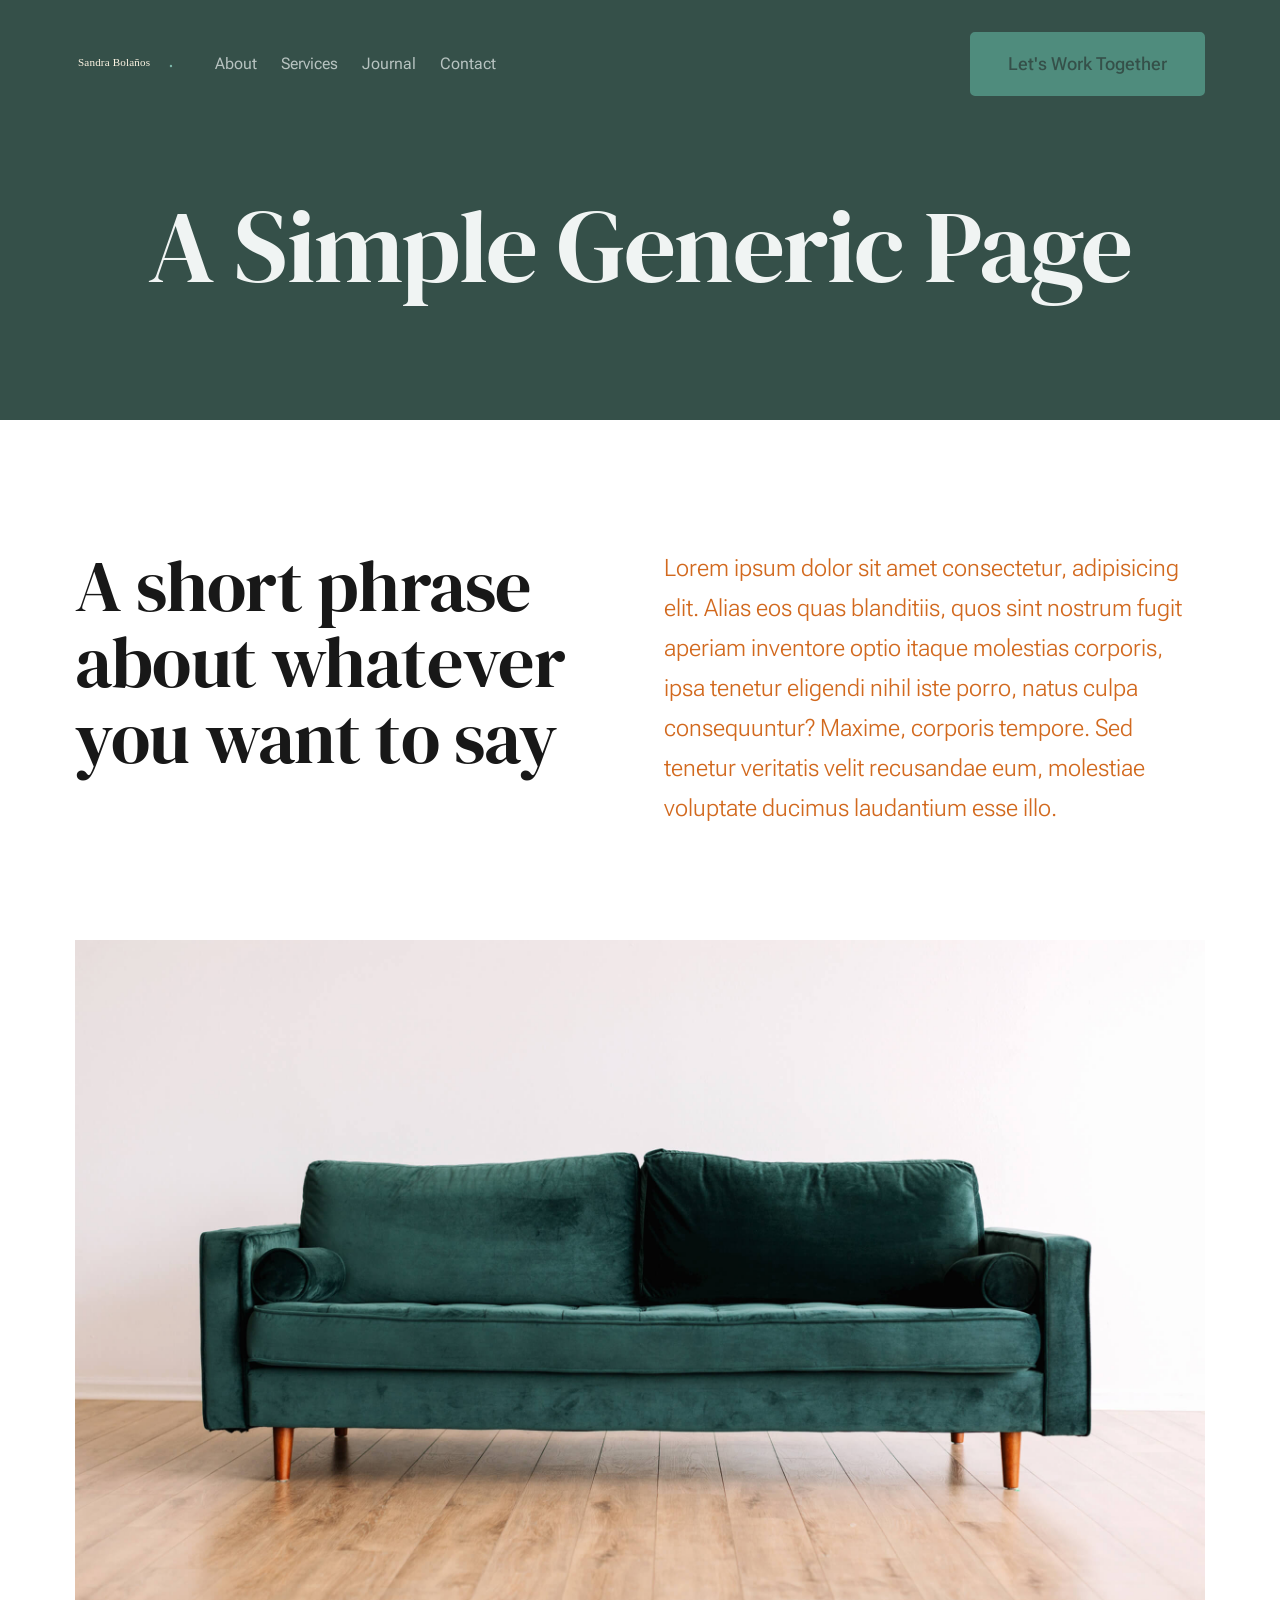
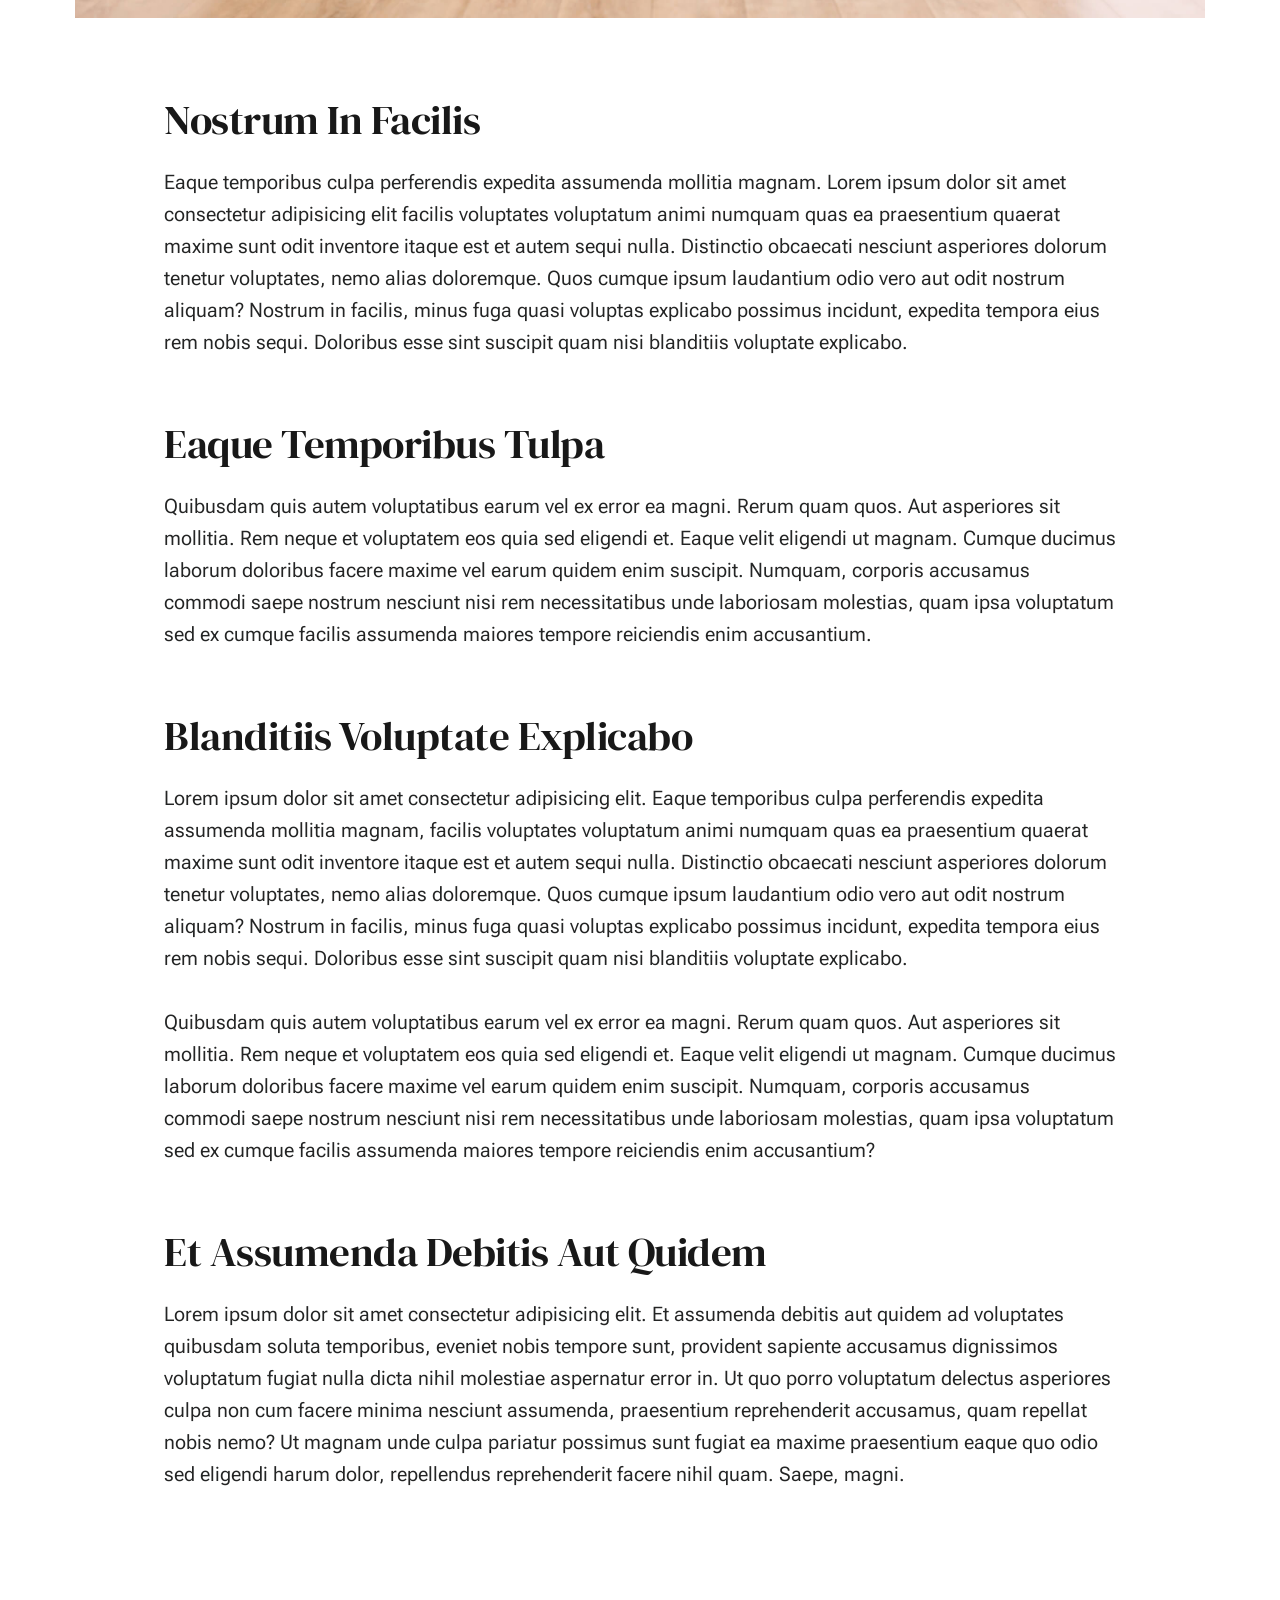
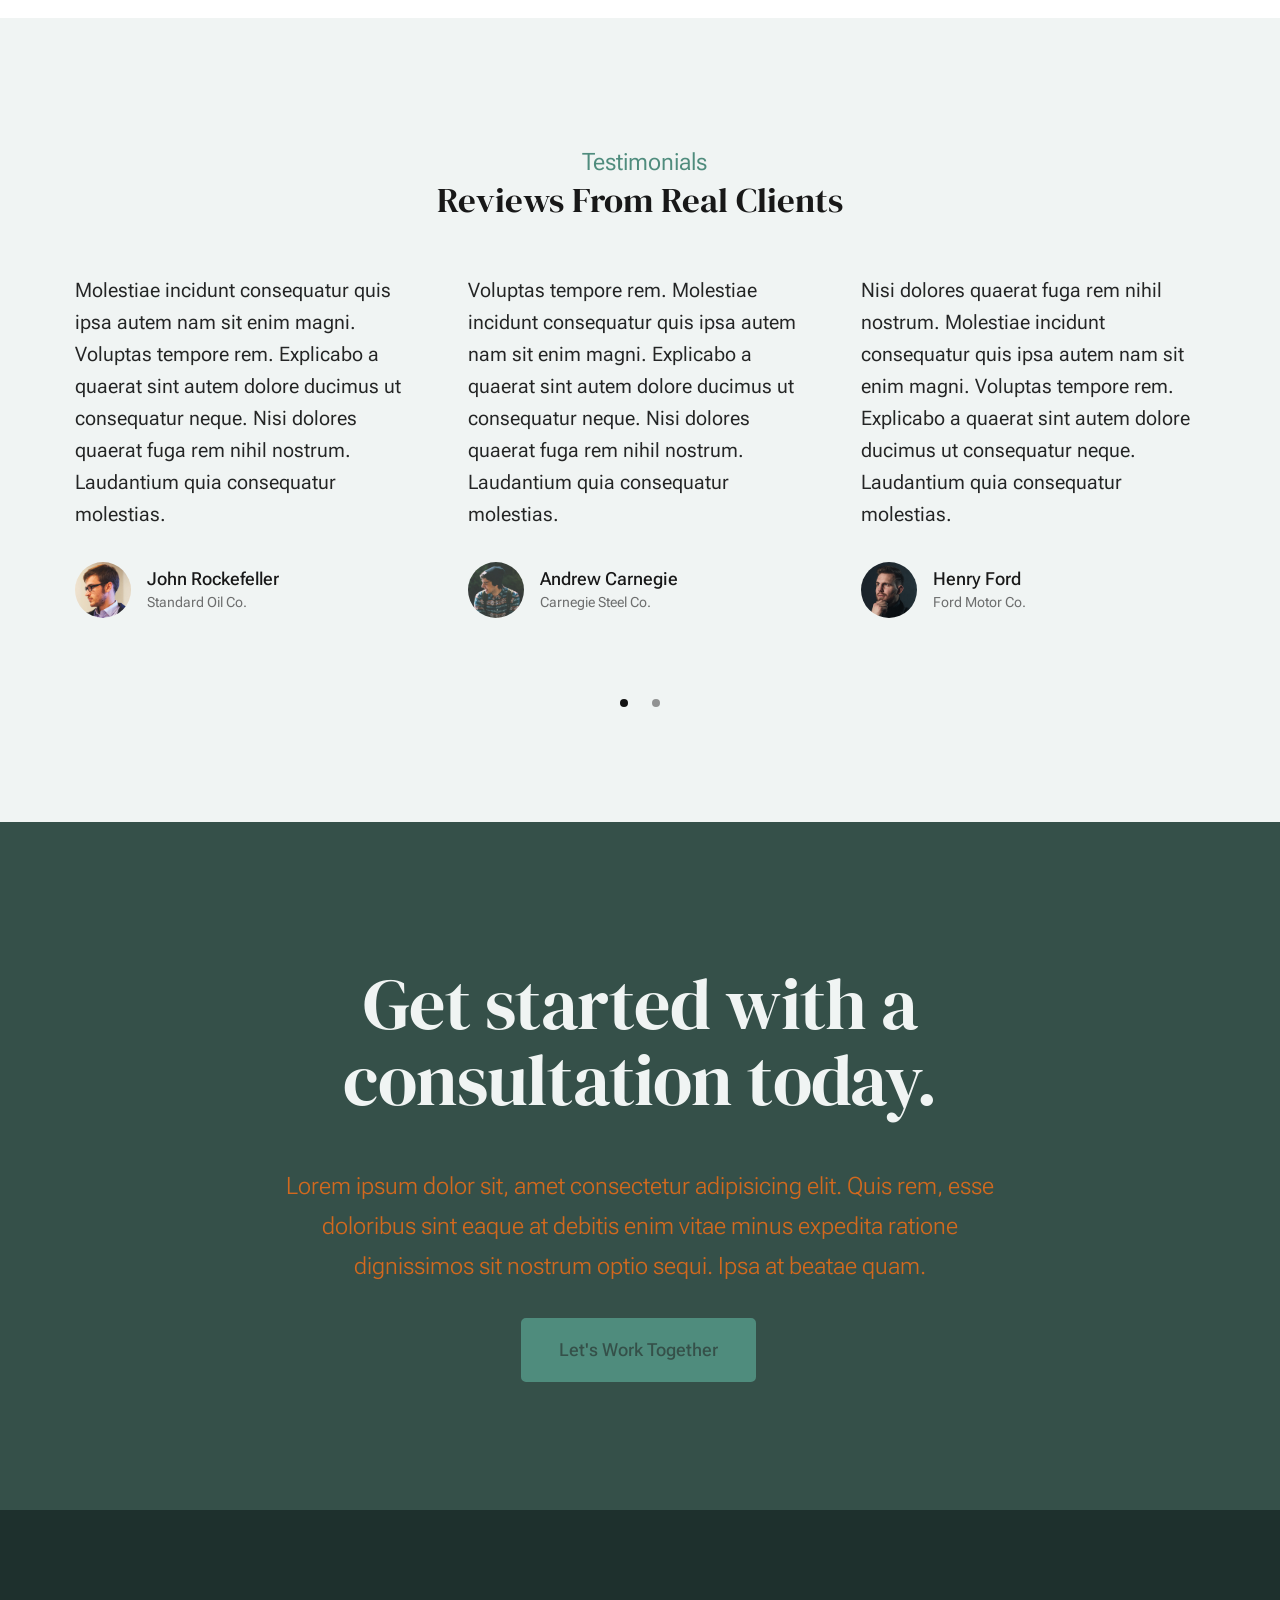
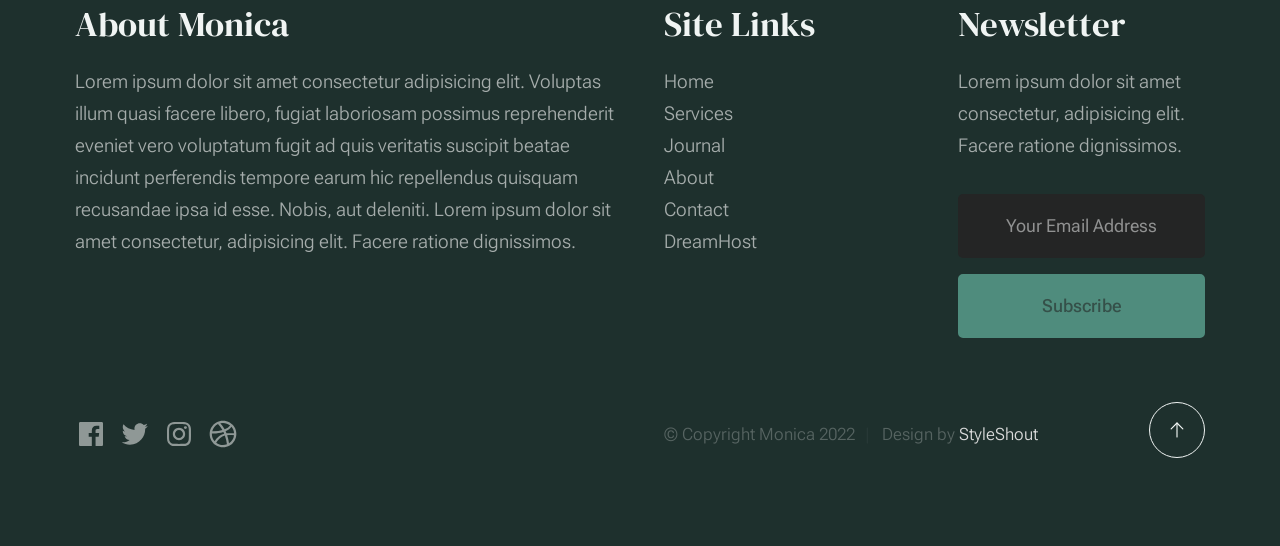
<file: generic.html>
<!DOCTYPE html>
<html lang="en" class="no-js" >
<head>

    <!--- basic page needs
    ================================================== -->
    <meta charset="utf-8">
    <meta name="viewport" content="width=device-width, initial-scale=1">
    <title>Generic - Monica</title>

    <script>
        document.documentElement.classList.remove('no-js');
        document.documentElement.classList.add('js');
    </script>

    <!-- CSS
    ================================================== -->
    <link rel="stylesheet" href="css/vendor.css">
    <link rel="stylesheet" href="css/styles.css">

    <!-- favicons
    ================================================== -->
    <link rel="apple-touch-icon" sizes="180x180" href="apple-touch-icon.png">
    <link rel="icon" type="image/png" sizes="32x32" href="favicon-32x32.png">
    <link rel="icon" type="image/png" sizes="16x16" href="favicon-16x16.png">
    <link rel="manifest" href="site.webmanifest">

</head>


<body id="top">


    <!-- preloader
    ================================================== -->
    <div id="preloader">
        <div id="loader" class="dots-fade">
            <div></div>
            <div></div>
            <div></div>
        </div>
    </div>


    <!-- page wrap
    ================================================== -->
    <div id="page" class="s-pagewrap">


        <!-- # site header 
        ================================================== -->
        <header class="s-header">

            <div class="row s-header__inner width-sixteen-col">

                <div class="s-header__block">
                    <div class="s-header__logo">
                        <a class="logo" href="index.html">
                            <img src="images/logo.svg" alt="Homepage">
                        </a>
                    </div>

                    <a class="s-header__menu-toggle" href="#0"><span>Menu</span></a>
                </div> <!-- end s-header__block -->

                <nav class="s-header__nav">
    
                    <ul class="s-header__menu-links">
                        <li><a href="about.html">About</a></li>
                        <li><a href="services.html">Services</a></li>
                        <li><a href="blog.html">Journal</a></li>
                        <li><a href="contact.html">Contact</a></li>
                    </ul> <!-- s-header__menu-links -->

                    <div class="s-header__contact">
                        <a href="contact.html" class="btn btn--primary s-header__contact-btn">Let's Work Together</a>                        
                    </div> <!-- s-header__contact -->
    
                </nav> <!-- end s-header__nav -->

            </div> <!-- end s-header__inner -->

        </header> <!-- end s-header -->


        <!-- # site main content
        ================================================== -->
        <section id="content" class="s-content">

               <section class="s-pageheader pageheader">
                    <div class="row">
                        <div class="column xl-12">
                            <h1 class="page-title">
                               A Simple Generic Page
                            </h1>
                            
                        </div>
                    </div>
               </section> <!-- end pageheader --> 

               <section class="s-pagecontent pagecontent">

                    <div class="row pageintro">
                        <div class="column xl-6 lg-12">
                            <h2 class="text-display-title">A short phrase about whatever you want to say</h2>
                        </div>
                        <div class="column xl-6 lg-12 u-flexitem-x-right">
                            <p class="lead">
                            Lorem ipsum dolor sit amet consectetur, adipisicing elit. Alias eos quas blanditiis, quos sint nostrum fugit aperiam 
                            inventore optio itaque molestias corporis, ipsa tenetur eligendi nihil iste porro, natus culpa consequuntur? Maxime, 
                            corporis tempore. Sed tenetur veritatis velit recusandae eum, molestiae voluptate ducimus laudantium esse illo. 
                            </p>
                        </div>                       
                    </div> <!-- end pageintro -->   
                    
                    <div class="row pagemedia">
                        <d class="column xl-12">
                            <figure class="page-media">                                
                                <img src="images/sample-1200.jpg" 
                                     srcset="images/sample-2400.jpg 2400w, 
                                             images/sample-1200.jpg 1200w, 
                                             images/sample-600.jpg 600w" sizes="(max-width: 2400px) 100vw, 2400px" alt="">
                            </figure>
                        </d>
                    </div> <!-- end pagemedia -->

                    <div class="row width-narrower pagemain">
                        <div class="column xl-12"> 

                            <h2>Nostrum In Facilis</h2>
                            <p>
                            Eaque temporibus culpa perferendis expedita assumenda mollitia magnam. Lorem ipsum dolor sit amet consectetur adipisicing elit
                            facilis voluptates voluptatum animi numquam quas ea praesentium quaerat maxime sunt odit inventore itaque est et autem sequi nulla. 
                            Distinctio obcaecati nesciunt asperiores dolorum tenetur voluptates, nemo alias doloremque. Quos cumque ipsum laudantium odio vero 
                            aut odit nostrum aliquam? Nostrum in facilis, minus fuga quasi voluptas explicabo possimus incidunt, expedita tempora eius rem nobis sequi. 
                            Doloribus esse sint suscipit quam nisi blanditiis voluptate explicabo.
                            </p>

                            <h2>Eaque Temporibus Tulpa</h2>

                            <p>
                            Quibusdam quis autem voluptatibus earum vel ex error ea magni. Rerum quam quos. Aut asperiores sit mollitia. Rem neque et voluptatem 
                            eos quia sed eligendi et. Eaque velit eligendi ut magnam. Cumque ducimus laborum doloribus facere maxime vel earum quidem enim suscipit. 
                            Numquam, corporis accusamus commodi saepe nostrum nesciunt nisi rem necessitatibus unde laboriosam molestias, quam ipsa voluptatum sed 
                            ex cumque facilis assumenda maiores tempore reiciendis enim accusantium.
                            </p>

                            <h2>Blanditiis Voluptate Explicabo</h2>
                            <p>
                            Lorem ipsum dolor sit amet consectetur adipisicing elit. Eaque temporibus culpa perferendis expedita assumenda mollitia magnam, 
                            facilis voluptates voluptatum animi numquam quas ea praesentium quaerat maxime sunt odit inventore itaque est et autem sequi nulla. 
                            Distinctio obcaecati nesciunt asperiores dolorum tenetur voluptates, nemo alias doloremque. Quos cumque ipsum laudantium odio vero aut 
                            odit nostrum aliquam? Nostrum in facilis, minus fuga quasi voluptas explicabo possimus incidunt, expedita tempora eius rem nobis sequi. 
                            Doloribus esse sint suscipit quam nisi blanditiis voluptate explicabo.
                            </p>

                            <p>
                            Quibusdam quis autem voluptatibus earum vel ex error ea magni. Rerum quam quos. Aut asperiores sit mollitia. Rem neque et voluptatem 
                            eos quia sed eligendi et. Eaque velit eligendi ut magnam. Cumque ducimus laborum doloribus facere maxime vel earum quidem enim suscipit. 
                            Numquam, corporis accusamus commodi saepe nostrum nesciunt nisi rem necessitatibus unde laboriosam molestias, quam ipsa voluptatum sed 
                            ex cumque facilis assumenda maiores tempore reiciendis enim accusantium?
                            </p>                   

                            <h2>Et Assumenda Debitis Aut Quidem</h2>
                            <p>
                            Lorem ipsum dolor sit amet consectetur adipisicing elit. Et assumenda debitis aut quidem ad voluptates quibusdam soluta temporibus, 
                            eveniet nobis tempore sunt, provident sapiente accusamus dignissimos voluptatum fugiat nulla dicta nihil molestiae aspernatur error in. 
                            Ut quo porro voluptatum delectus asperiores culpa non cum facere minima nesciunt assumenda, praesentium reprehenderit accusamus, quam 
                            repellat nobis nemo? Ut magnam unde culpa pariatur possimus sunt fugiat ea maxime praesentium eaque quo odio sed eligendi harum dolor, 
                            repellendus reprehenderit facere nihil quam. Saepe, magni.
                            </p>

                        </div> <!-- end grid-block-->
                    </div> <!-- end pagemain -->

               </section> <!-- pagecontent -->

               <section class="s-testimonials">

                    <div class="s-testimonials__header row row-x-center text-center">
                        <div class="column xl-8 lg-12">
        
                            <p class="text-pretitle">
                            Testimonials
                            </p>
                            <h3>
                            Reviews From Real Clients
                            </h3>                        
        
                        </div>
                    </div> <!--end s-testimonials__header -->

                    <div class="row s-testimonials__content">
                        <div class="column xl-12 testimonials">

                            <div class="swiper-container testimonials__slider page-slider">

                                <div class="swiper-wrapper">
                                    <div class="testimonials__slide swiper-slide">
                                        <p>
                                        Molestiae incidunt consequatur quis ipsa autem nam sit enim magni. Voluptas tempore rem. 
                                        Explicabo a quaerat sint autem dolore ducimus ut consequatur neque. Nisi dolores quaerat fuga rem nihil nostrum.
                                        Laudantium quia consequatur molestias.
                                        </p>
                                        <div class="testimonials__author">
                                            <img src="images/avatars/user-01.jpg" alt="Author image" class="testimonials__avatar">
                                            <cite class="testimonials__cite">
                                                <strong>John Rockefeller</strong>
                                                <span>Standard Oil Co.</span>
                                            </cite>
                                        </div>
                                    </div>
                                    <div class="testimonials__slide swiper-slide">
                                        <p>
                                        Voluptas tempore rem. Molestiae incidunt consequatur quis ipsa autem nam sit enim magni. 
                                        Explicabo a quaerat sint autem dolore ducimus ut consequatur neque. Nisi dolores quaerat fuga rem nihil nostrum.
                                        Laudantium quia consequatur molestias.
                                        </p>
                                        <div class="testimonials__author">
                                            <img src="images/avatars/user-04.jpg" alt="Author image" class="testimonials__avatar">
                                            <cite class="testimonials__cite">
                                                <strong>Andrew Carnegie</strong>
                                                <span>Carnegie Steel Co.</span>
                                            </cite>
                                        </div>
                                    </div>
                                    <div class="testimonials__slide swiper-slide">
                                        <p>
                                        Nisi dolores quaerat fuga rem nihil nostrum. Molestiae incidunt consequatur quis ipsa autem nam sit enim magni. 
                                        Voluptas tempore rem. Explicabo a quaerat sint autem dolore ducimus ut consequatur neque. 
                                        Laudantium quia consequatur molestias.
                                        </p>
                                        <div class="testimonials__author">
                                            <img src="images/avatars/user-06.jpg" alt="Author image" class="testimonials__avatar">
                                            <cite class="testimonials__cite">
                                                <strong>Henry Ford</strong>
                                                <span>Ford Motor Co.</span>
                                            </cite>
                                        </div>
                                    </div>
                                    <div class="testimonials__slide swiper-slide">
                                        <p>
                                        Molestiae incidunt consequatur quis ipsa autem nam sit enim magni. Voluptas tempore rem. 
                                        Explicabo a quaerat sint autem dolore ducimus ut consequatur neque. Nisi dolores quaerat fuga rem nihil nostrum.
                                        Laudantium quia consequatur molestias.
                                        </p>
                                        <div class="testimonials__author">
                                            <img src="images/avatars/user-02.jpg" alt="Author image" class="testimonials__avatar">
                                            <cite class="testimonials__cite">
                                                <strong>John Morgan</strong>
                                                <span>JP Morgan & Co.</span>
                                            </cite>
                                        </div>
                                    </div> 
                                </div> <!-- end swiper-wrapper --> 

                                <div class="swiper-pagination"></div>

                            </div> <!--end testimonials__slider --> 

                        </div> <!-- testimonials -->
                    </div> <!--end s-testimonials__content -->

               </section> <!-- end s-testimonials -->

        </section> <!-- s-content-->

        <!-- # cta
        ================================================== -->
        <section id="cta" class="s-cta">

            <div class="row row-x-center text-center">
                <div class="column xl-8 lg-12">

                    <div class="s-cta__content">
                        <h2 class="text-display-title">
                        Get started with a consultation today.
                        </h2>
                        <p class="lead">
                        Lorem ipsum dolor sit, amet consectetur adipisicing elit. Quis rem, esse doloribus sint eaque at debitis enim vitae minus expedita ratione dignissimos sit nostrum optio sequi. Ipsa at beatae quam.
                        </p>
                        <a href="contact.html" class="btn btn--primary">Let's Work Together</a>
                    </div>

                </div>
            </div>

        </section> <!-- end s-cta -->


        <!-- # footer 
        ================================================== -->
        <footer class="s-footer">
            <div class="row s-footer__content">
                <div class="column xl-6 lg-6 md-12 s-footer__block s-footer__about">                    
                    <h3>About Monica</h3>
                    <p>
                    Lorem ipsum dolor sit amet consectetur adipisicing elit. Voluptas illum quasi facere libero, 
                    fugiat laboriosam possimus reprehenderit eveniet vero voluptatum fugit ad quis veritatis suscipit beatae 
                    incidunt perferendis tempore earum hic repellendus quisquam recusandae ipsa id esse. Nobis, aut deleniti.
                    Lorem ipsum dolor sit amet consectetur, adipisicing elit. Facere ratione dignissimos.
                    </p>               
                </div>                
                <div class="column xl-3 lg-6 md-12 s-footer__block s-footer__site-links">
                    <h3>Site Links</h3>
                    <ul class="link-list">
                        <li><a href="index.html">Home</a></li>
                        <li><a href="services.html">Services</a></li>
                        <li><a href="blog.html">Journal</a></li>
                        <li><a href="about.html">About</a></li>
                        <li><a href="contact.html">Contact</a></li>
                        <li><a href="https://www.dreamhost.com/r.cgi?287326">DreamHost</a></li>
                    </ul>
                </div>
                <div class="column xl-3 lg-6 md-12 tab-12 s-footer__block s-footer__newsletter">
                    <h3>Newsletter</h3>

                    <p>
                    Lorem ipsum dolor sit amet consectetur, adipisicing elit. Facere ratione dignissimos.
                    </p>

                    <div class="subscribe-form">
                        <form id="mc-form" class="mc-form">
                            <input type="email" name="EMAIL" id="mce-EMAIL" class="u-fullwidth text-center" placeholder="Your Email Address" title="The domain portion of the email address is invalid (the portion after the @)." pattern="^([^\x00-\x20\x22\x28\x29\x2c\x2e\x3a-\x3c\x3e\x40\x5b-\x5d\x7f-\xff]+|\x22([^\x0d\x22\x5c\x80-\xff]|\x5c[\x00-\x7f])*\x22)(\x2e([^\x00-\x20\x22\x28\x29\x2c\x2e\x3a-\x3c\x3e\x40\x5b-\x5d\x7f-\xff]+|\x22([^\x0d\x22\x5c\x80-\xff]|\x5c[\x00-\x7f])*\x22))*\x40([^\x00-\x20\x22\x28\x29\x2c\x2e\x3a-\x3c\x3e\x40\x5b-\x5d\x7f-\xff]+|\x5b([^\x0d\x5b-\x5d\x80-\xff]|\x5c[\x00-\x7f])*\x5d)(\x2e([^\x00-\x20\x22\x28\x29\x2c\x2e\x3a-\x3c\x3e\x40\x5b-\x5d\x7f-\xff]+|\x5b([^\x0d\x5b-\x5d\x80-\xff]|\x5c[\x00-\x7f])*\x5d))*(\.\w{2,})+$" required>
                            <input type="submit" name="subscribe" value="Subscribe" class="btn btn--primary btn--small u-fullwidth">
                            <!-- <div style="position: absolute; left: -5000px;" aria-hidden="true"><input type="text" name="b_cdb7b577e41181934ed6a6a44_9a91cfe7b3" tabindex="-1" value=""></div> -->
                            <div class="mc-status"></div>
                        </form>
                    </div>
                </div>
            </div>    
            
            <div class="row s-footer__bottom">
                <div class="column xl-6 lg-12">
                    <ul class="s-footer__social social-list">
                        <li>
                            <a href="#0">
                                <svg xmlns="http://www.w3.org/2000/svg" width="24" height="24" viewBox="0 0 24 24" style="fill:rgba(0, 0, 0, 1);transform:;-ms-filter:"><path d="M20,3H4C3.447,3,3,3.448,3,4v16c0,0.552,0.447,1,1,1h8.615v-6.96h-2.338v-2.725h2.338v-2c0-2.325,1.42-3.592,3.5-3.592 c0.699-0.002,1.399,0.034,2.095,0.107v2.42h-1.435c-1.128,0-1.348,0.538-1.348,1.325v1.735h2.697l-0.35,2.725h-2.348V21H20 c0.553,0,1-0.448,1-1V4C21,3.448,20.553,3,20,3z"></path></svg>
                                <span class="u-screen-reader-text">Facebook</span>
                            </a>
                        </li>
                        <li>
                            <a href="#0">
                                <svg xmlns="http://www.w3.org/2000/svg" width="24" height="24" viewBox="0 0 24 24" style="fill:rgba(0, 0, 0, 1);transform:;-ms-filter:"><path d="M19.633,7.997c0.013,0.175,0.013,0.349,0.013,0.523c0,5.325-4.053,11.461-11.46,11.461c-2.282,0-4.402-0.661-6.186-1.809 c0.324,0.037,0.636,0.05,0.973,0.05c1.883,0,3.616-0.636,5.001-1.721c-1.771-0.037-3.255-1.197-3.767-2.793 c0.249,0.037,0.499,0.062,0.761,0.062c0.361,0,0.724-0.05,1.061-0.137c-1.847-0.374-3.23-1.995-3.23-3.953v-0.05 c0.537,0.299,1.16,0.486,1.82,0.511C3.534,9.419,2.823,8.184,2.823,6.787c0-0.748,0.199-1.434,0.548-2.032 c1.983,2.443,4.964,4.04,8.306,4.215c-0.062-0.3-0.1-0.611-0.1-0.923c0-2.22,1.796-4.028,4.028-4.028 c1.16,0,2.207,0.486,2.943,1.272c0.91-0.175,1.782-0.512,2.556-0.973c-0.299,0.935-0.936,1.721-1.771,2.22 c0.811-0.088,1.597-0.312,2.319-0.624C21.104,6.712,20.419,7.423,19.633,7.997z"></path></svg>
                                <span class="u-screen-reader-text">Twitter</span>
                            </a>
                        </li>
                        <li>
                            <a href="#0">
                                <svg xmlns="http://www.w3.org/2000/svg" width="24" height="24" viewBox="0 0 24 24" style="fill:rgba(0, 0, 0, 1);transform:;-ms-filter:"><path d="M11.999,7.377c-2.554,0-4.623,2.07-4.623,4.623c0,2.554,2.069,4.624,4.623,4.624c2.552,0,4.623-2.07,4.623-4.624 C16.622,9.447,14.551,7.377,11.999,7.377L11.999,7.377z M11.999,15.004c-1.659,0-3.004-1.345-3.004-3.003 c0-1.659,1.345-3.003,3.004-3.003s3.002,1.344,3.002,3.003C15.001,13.659,13.658,15.004,11.999,15.004L11.999,15.004z"></path><circle cx="16.806" cy="7.207" r="1.078"></circle><path d="M20.533,6.111c-0.469-1.209-1.424-2.165-2.633-2.632c-0.699-0.263-1.438-0.404-2.186-0.42 c-0.963-0.042-1.268-0.054-3.71-0.054s-2.755,0-3.71,0.054C7.548,3.074,6.809,3.215,6.11,3.479C4.9,3.946,3.945,4.902,3.477,6.111 c-0.263,0.7-0.404,1.438-0.419,2.186c-0.043,0.962-0.056,1.267-0.056,3.71c0,2.442,0,2.753,0.056,3.71 c0.015,0.748,0.156,1.486,0.419,2.187c0.469,1.208,1.424,2.164,2.634,2.632c0.696,0.272,1.435,0.426,2.185,0.45 c0.963,0.042,1.268,0.055,3.71,0.055s2.755,0,3.71-0.055c0.747-0.015,1.486-0.157,2.186-0.419c1.209-0.469,2.164-1.424,2.633-2.633 c0.263-0.7,0.404-1.438,0.419-2.186c0.043-0.962,0.056-1.267,0.056-3.71s0-2.753-0.056-3.71C20.941,7.57,20.801,6.819,20.533,6.111z M19.315,15.643c-0.007,0.576-0.111,1.147-0.311,1.688c-0.305,0.787-0.926,1.409-1.712,1.711c-0.535,0.199-1.099,0.303-1.67,0.311 c-0.95,0.044-1.218,0.055-3.654,0.055c-2.438,0-2.687,0-3.655-0.055c-0.569-0.007-1.135-0.112-1.669-0.311 c-0.789-0.301-1.414-0.923-1.719-1.711c-0.196-0.534-0.302-1.099-0.311-1.669c-0.043-0.95-0.053-1.218-0.053-3.654 c0-2.437,0-2.686,0.053-3.655c0.007-0.576,0.111-1.146,0.311-1.687c0.305-0.789,0.93-1.41,1.719-1.712 c0.534-0.198,1.1-0.303,1.669-0.311c0.951-0.043,1.218-0.055,3.655-0.055c2.437,0,2.687,0,3.654,0.055 c0.571,0.007,1.135,0.112,1.67,0.311c0.786,0.303,1.407,0.925,1.712,1.712c0.196,0.534,0.302,1.099,0.311,1.669 c0.043,0.951,0.054,1.218,0.054,3.655c0,2.436,0,2.698-0.043,3.654H19.315z"></path></svg>
                                <span class="u-screen-reader-text">Instagram</span>
                            </a>
                        </li>
                        <li>
                            <a href="#0">
                                <svg xmlns="http://www.w3.org/2000/svg" width="24" height="24" viewBox="0 0 24 24" style="fill: rgba(0, 0, 0, 1);transform: ;msFilter:;"><path d="M20.66 6.98a9.932 9.932 0 0 0-3.641-3.64C15.486 2.447 13.813 2 12 2s-3.486.447-5.02 1.34c-1.533.893-2.747 2.107-3.64 3.64S2 10.187 2 12s.446 3.487 1.34 5.02a9.924 9.924 0 0 0 3.641 3.64C8.514 21.553 10.187 22 12 22s3.486-.447 5.02-1.34a9.932 9.932 0 0 0 3.641-3.64C21.554 15.487 22 13.813 22 12s-.446-3.487-1.34-5.02zM12 3.66c2 0 3.772.64 5.32 1.919-.92 1.174-2.286 2.14-4.1 2.9-1.002-1.813-2.088-3.327-3.261-4.54A7.715 7.715 0 0 1 12 3.66zM5.51 6.8a8.116 8.116 0 0 1 2.711-2.22c1.212 1.201 2.325 2.7 3.34 4.5-2 .6-4.114.9-6.341.9-.573 0-1.006-.013-1.3-.04A8.549 8.549 0 0 1 5.51 6.8zM3.66 12c0-.054.003-.12.01-.2.007-.08.01-.146.01-.2.254.014.641.02 1.161.02 2.666 0 5.146-.367 7.439-1.1.187.373.381.793.58 1.26-1.32.293-2.674 1.006-4.061 2.14S6.4 16.247 5.76 17.5c-1.4-1.587-2.1-3.42-2.1-5.5zM12 20.34c-1.894 0-3.594-.587-5.101-1.759.601-1.187 1.524-2.322 2.771-3.401 1.246-1.08 2.483-1.753 3.71-2.02a29.441 29.441 0 0 1 1.56 6.62 8.166 8.166 0 0 1-2.94.56zm7.08-3.96a8.351 8.351 0 0 1-2.58 2.621c-.24-2.08-.7-4.107-1.379-6.081.932-.066 1.765-.1 2.5-.1.799 0 1.686.034 2.659.1a8.098 8.098 0 0 1-1.2 3.46zm-1.24-5c-1.16 0-2.233.047-3.22.14a27.053 27.053 0 0 0-.68-1.62c2.066-.906 3.532-2.006 4.399-3.3 1.2 1.414 1.854 3.027 1.96 4.84-.812-.04-1.632-.06-2.459-.06z"></path></svg>
                                <span class="u-screen-reader-text">Dribbble</span>
                            </a>
                        </li>
                    </ul> <!-- end s-footer__social -->
                </div>
                <div class="column xl-6 lg-12">
                    <p class="ss-copyright">
                        <span>© Copyright Monica 2022</span> 
                        <span>Design by <a href="https://www.styleshout.com/">StyleShout</a></span>
                    </p>
                </div>

                <div class="ss-go-top">
                    <a class="smoothscroll" title="Back to Top" href="#top">
                        <svg xmlns="http://www.w3.org/2000/svg" viewBox="0 0 24 24" width="36" height="36" fill="none" stroke="#ffffff" stroke-width="1" stroke-linecap="round" stroke-linejoin="round">&lt;!--!  Atomicons Free 1.00 by @atisalab License - https://atomicons.com/license/ (Icons: CC BY 4.0) Copyright 2021 Atomicons --&gt;<polyline points="17 11 12 6 7 11"></polyline><line x1="12" y1="18" x2="12" y2="6"></line></svg>
                    </a>
                </div> <!-- end ss-go-top -->
            </div>
            
        </footer> <!-- end s-footer -->

    </div> <!-- end page-wrap -->

    <!-- Java Script
    ================================================== -->
    <script src="js/plugins.js"></script>
    <script src="js/main.js"></script>

</body>
</html>
</file>
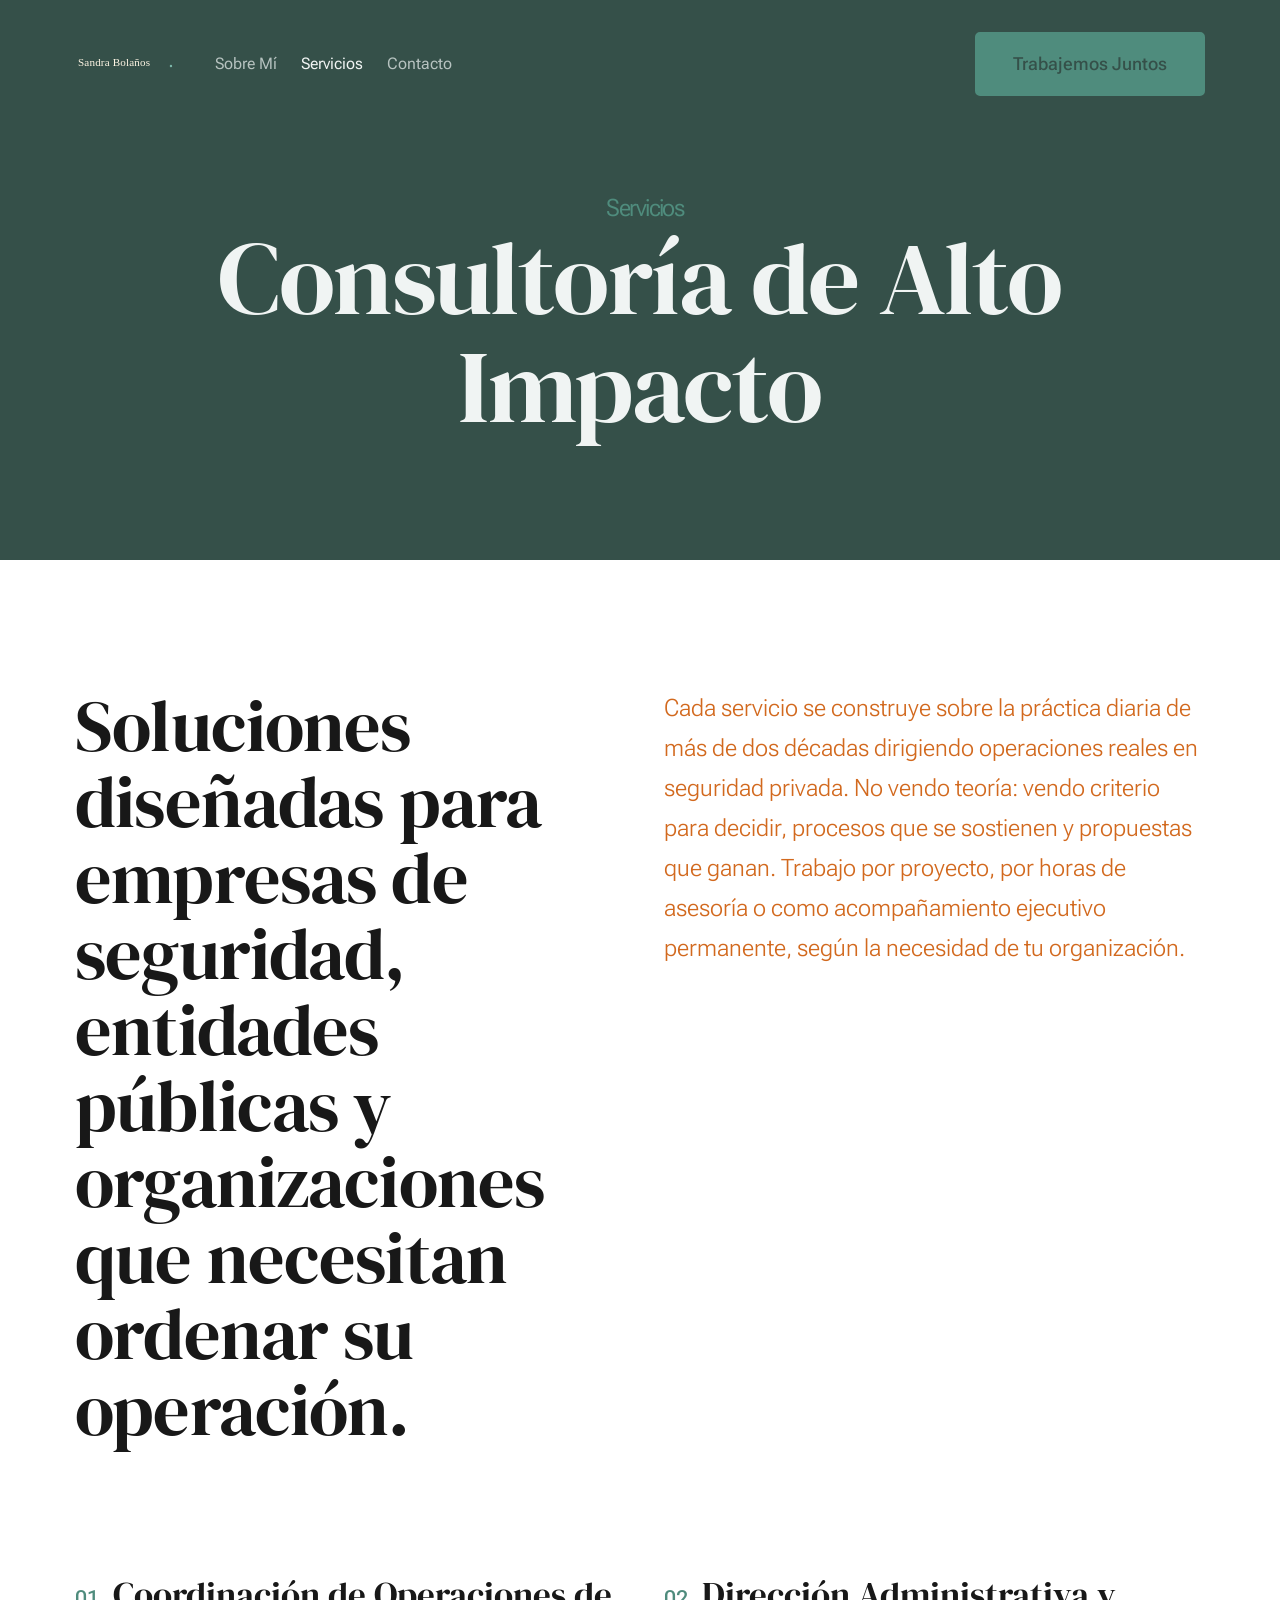
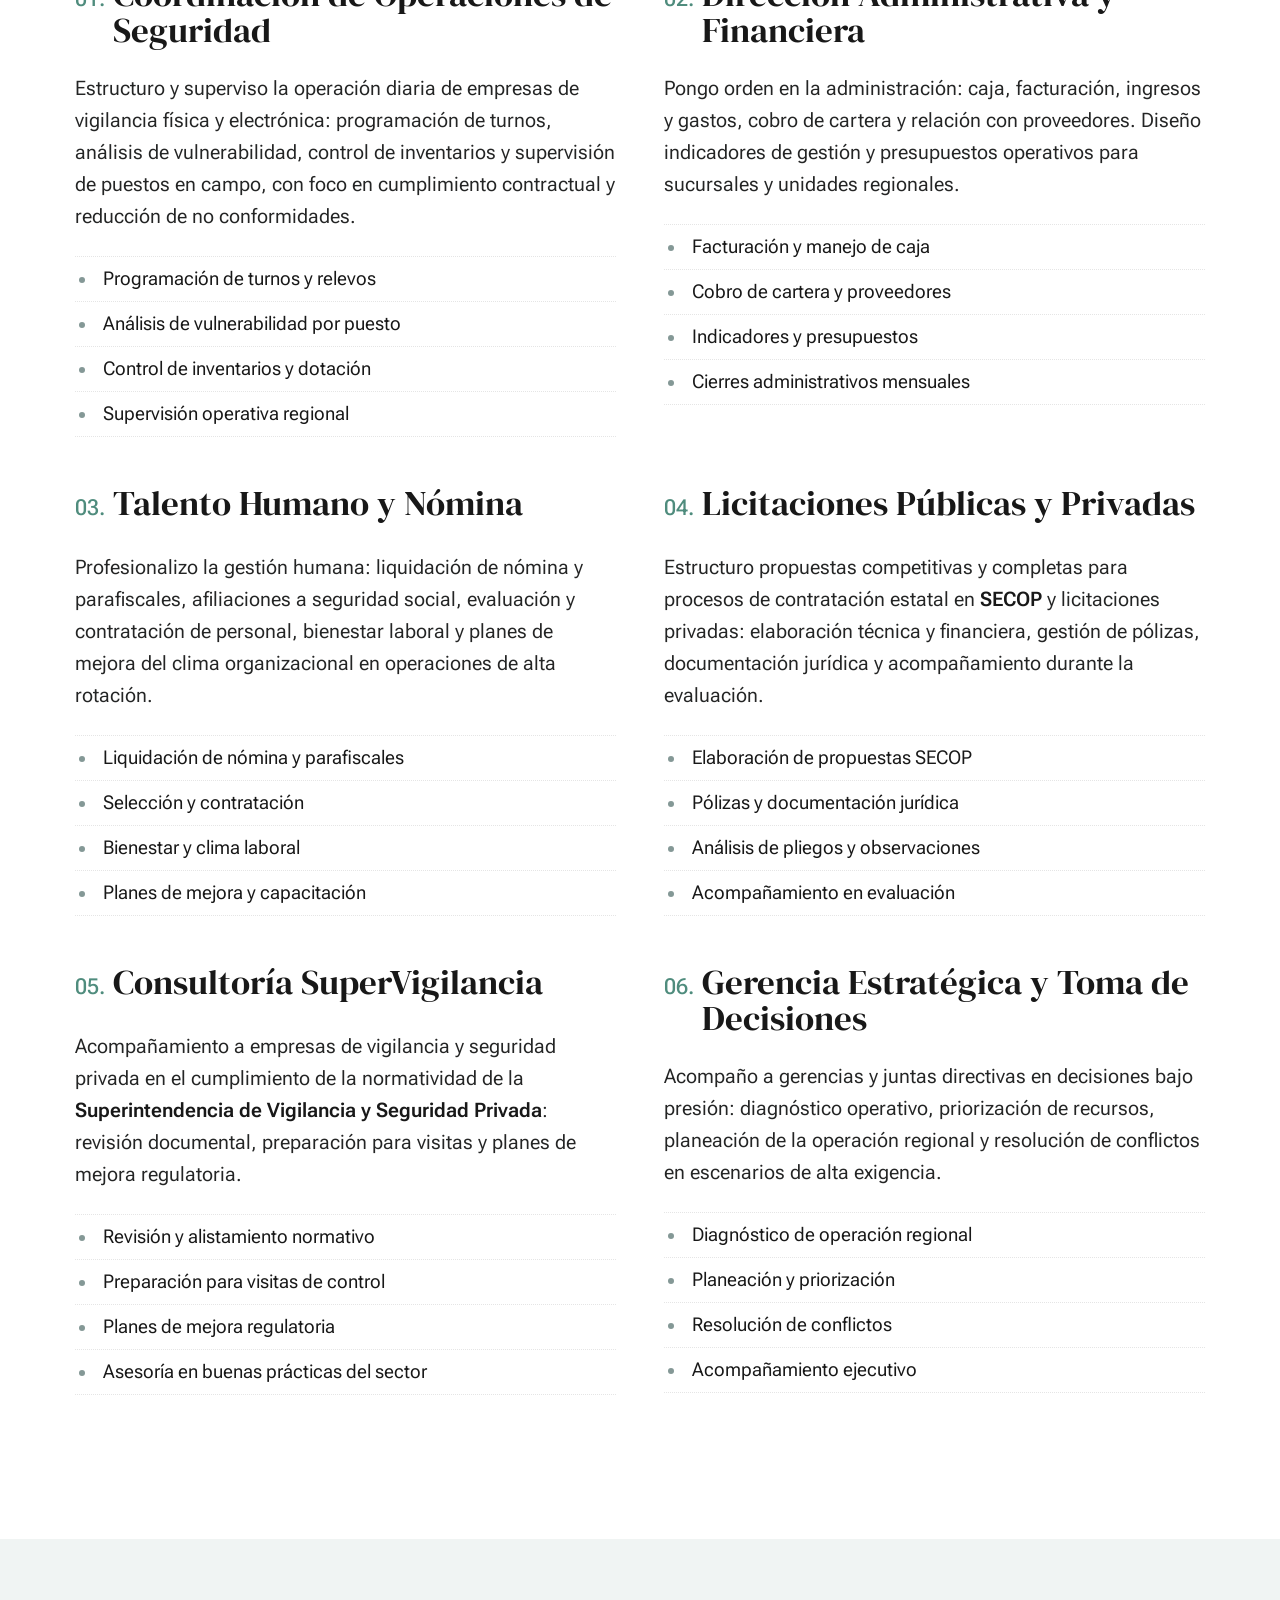
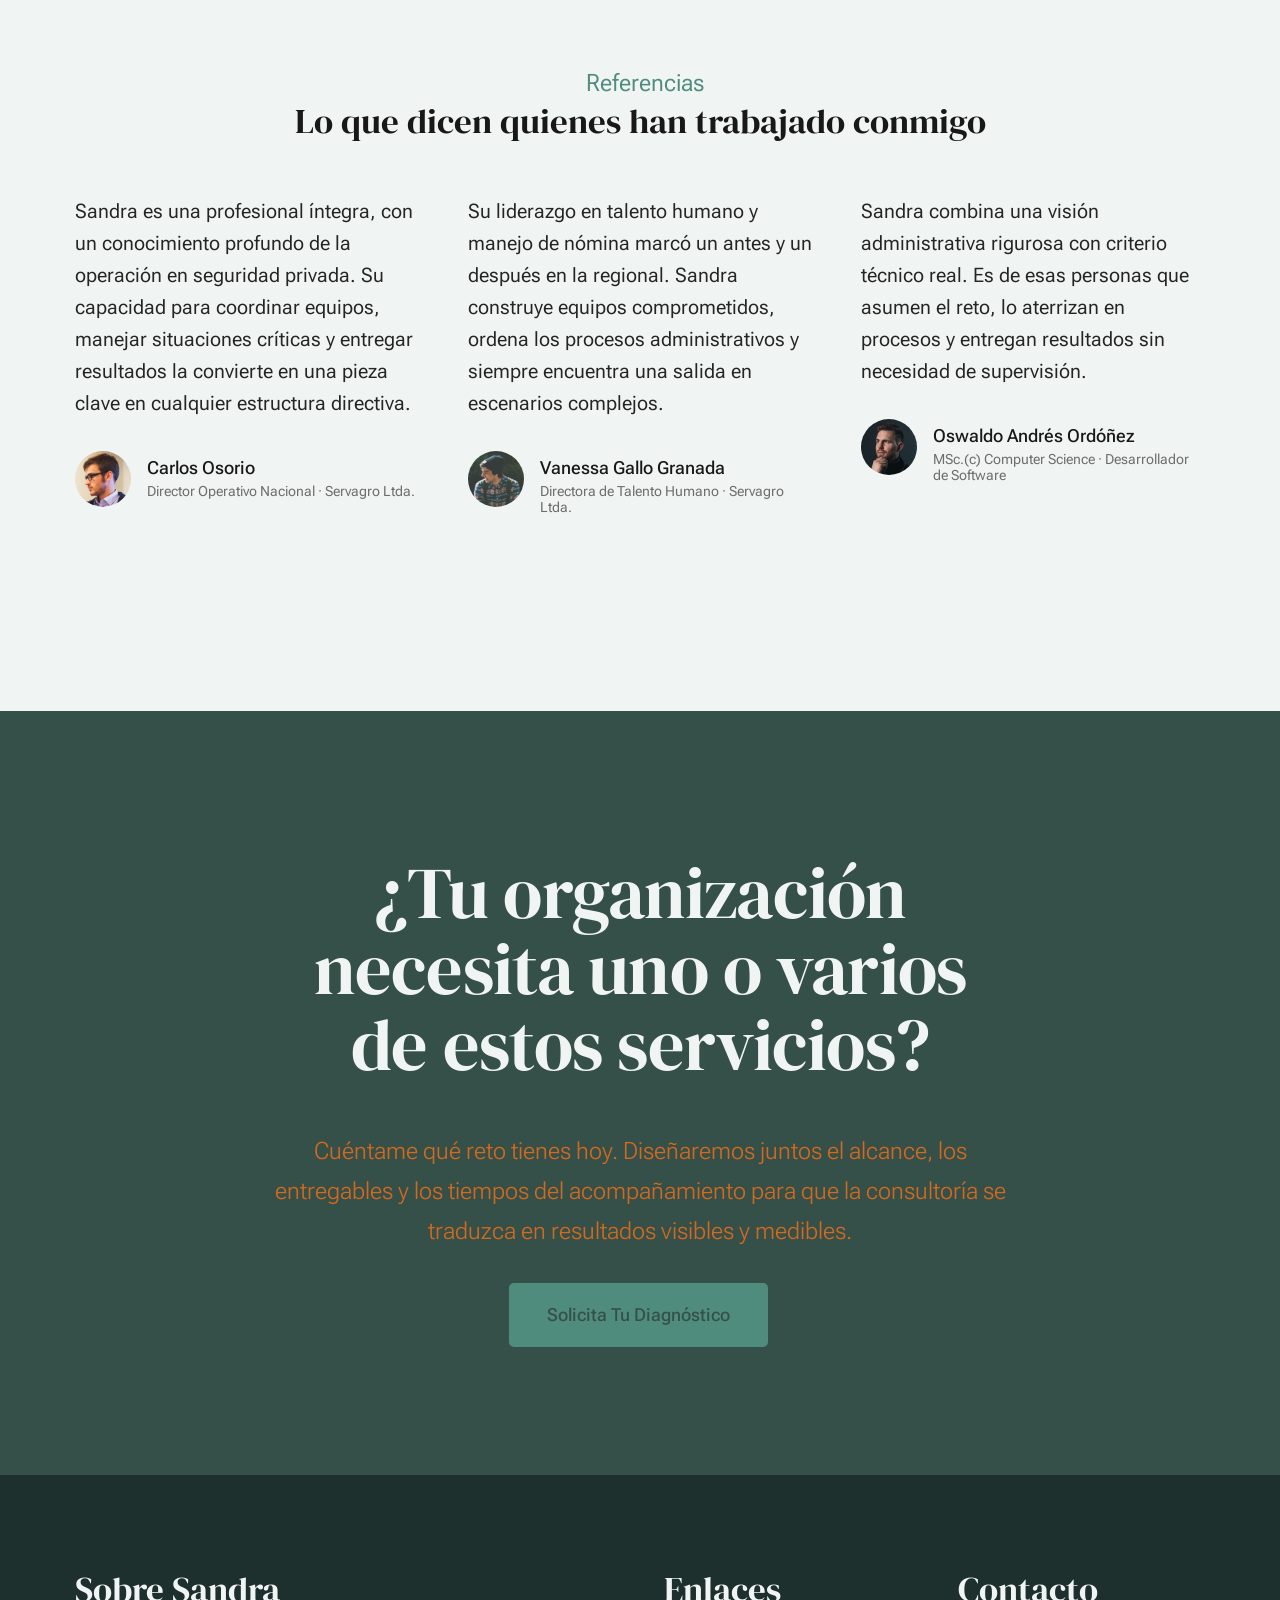
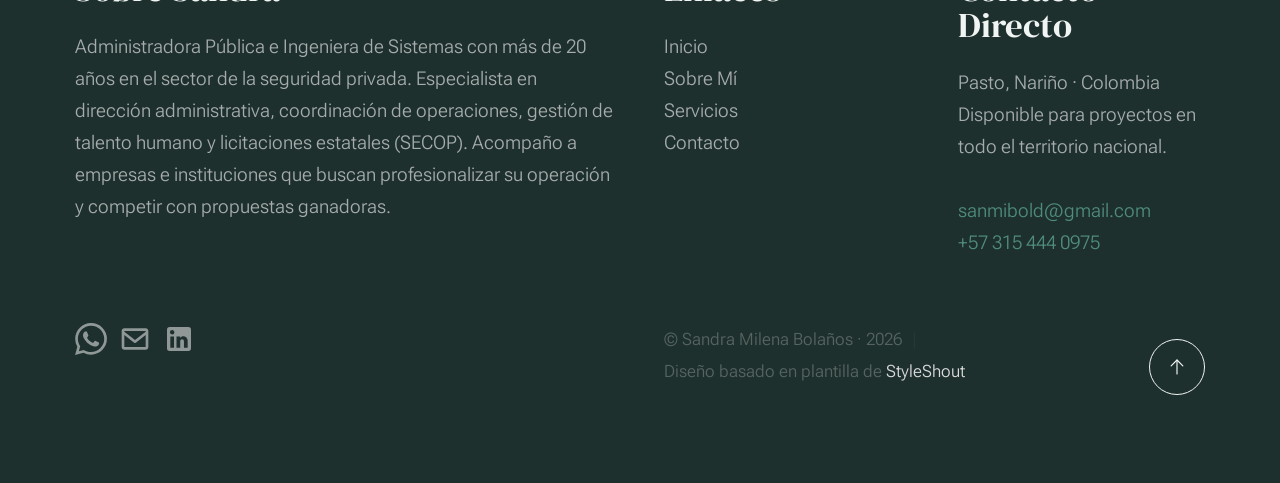
<file: services.html>
<!DOCTYPE html>
<html lang="es" class="no-js" >
<head>

    <!--- basic page needs
    ================================================== -->
    <meta charset="utf-8">
    <meta name="viewport" content="width=device-width, initial-scale=1">
    <title>Servicios · Sandra Bolaños</title>
    <meta name="description" content="Servicios de consultoría: dirección administrativa, coordinación de operaciones de seguridad, talento humano, licitaciones SECOP, gerencia estratégica y consultoría en SuperVigilancia.">

    <script>
        document.documentElement.classList.remove('no-js');
        document.documentElement.classList.add('js');
    </script>

    <!-- CSS
    ================================================== -->
    <link rel="stylesheet" href="css/vendor.css">
    <link rel="stylesheet" href="css/styles.css">

    <!-- favicons
    ================================================== -->
    <link rel="apple-touch-icon" sizes="180x180" href="apple-touch-icon.png">
    <link rel="icon" type="image/png" sizes="32x32" href="favicon-32x32.png">
    <link rel="icon" type="image/png" sizes="16x16" href="favicon-16x16.png">
    <link rel="manifest" href="site.webmanifest">

</head>


<body id="top">


    <!-- preloader
    ================================================== -->
    <div id="preloader">
        <div id="loader" class="dots-fade">
            <div></div>
            <div></div>
            <div></div>
        </div>
    </div>


    <!-- page wrap
    ================================================== -->
    <div id="page" class="s-pagewrap">

        <!-- # site header
        ================================================== -->
        <header class="s-header">

            <div class="row s-header__inner width-sixteen-col">

                <div class="s-header__block">
                    <div class="s-header__logo">
                        <a class="logo" href="index.html">
                            <img src="images/logo.svg" alt="Sandra Bolaños · Consultora">
                        </a>
                    </div>

                    <a class="s-header__menu-toggle" href="#0"><span>Menú</span></a>
                </div> <!-- end s-header__block -->

                <nav class="s-header__nav">

                    <ul class="s-header__menu-links">
                        <li><a href="about.html">Sobre Mí</a></li>
                        <li class="current"><a href="services.html">Servicios</a></li>
                        <li><a href="contact.html">Contacto</a></li>
                    </ul> <!-- s-header__menu-links -->

                    <div class="s-header__contact">
                        <a href="contact.html" class="btn btn--primary s-header__contact-btn">Trabajemos Juntos</a>
                    </div> <!-- s-header__contact -->

                </nav> <!-- end s-header__nav -->

            </div> <!-- end s-header__inner -->

        </header> <!-- end s-header -->

        <!-- # site main content
        ================================================== -->
        <section id="content" class="s-content">

               <section class="s-pageheader pageheader">
                    <div class="row">
                        <div class="column xl-12">
                            <h1 class="page-title">
                                <span class="page-title__small-type text-pretitle">Servicios</span>
                                Consultoría de Alto Impacto
                            </h1>

                        </div>
                    </div>
               </section> <!-- pageheader -->

               <section class="s-pagecontent pagecontent">

                    <div class="row pageintro">
                        <div class="column xl-6 lg-12">
                            <h2 class="text-display-title">Soluciones diseñadas para empresas de seguridad, entidades públicas y organizaciones que necesitan ordenar su operación.</h2>
                        </div>
                        <div class="column xl-6 lg-12 u-flexitem-x-right">
                            <p class="lead">
                            Cada servicio se construye sobre la práctica diaria de más de dos décadas
                            dirigiendo operaciones reales en seguridad privada. No vendo teoría: vendo
                            criterio para decidir, procesos que se sostienen y propuestas que ganan.
                            Trabajo por proyecto, por horas de asesoría o como acompañamiento ejecutivo
                            permanente, según la necesidad de tu organización.
                            </p>
                        </div>
                    </div>  <!-- pageintro -->

                    <div class="row">
                        <div class="column xl-12 grid-block">

                            <div class="grid-full grid-list-items list-items show-ctr">

                                <div class="grid-list-items__item list-items__item">
                                    <div class="list-items__item-header">
                                        <h3 class="list-items__item-title">Coordinación de Operaciones de Seguridad</h3>
                                    </div>
                                    <div class="list-items__item-text">
                                        <p>
                                        Estructuro y superviso la operación diaria de empresas de vigilancia
                                        física y electrónica: programación de turnos, análisis de vulnerabilidad,
                                        control de inventarios y supervisión de puestos en campo, con foco en
                                        cumplimiento contractual y reducción de no conformidades.
                                        </p>

                                        <ul class="list-services">
                                            <li>Programación de turnos y relevos</li>
                                            <li>Análisis de vulnerabilidad por puesto</li>
                                            <li>Control de inventarios y dotación</li>
                                            <li>Supervisión operativa regional</li>
                                        </ul>
                                    </div>
                                </div> <!-- end list-items__item -->
                                <div class="grid-list-items__item list-items__item">
                                    <div class="list-items__item-header">
                                        <h3 class="list-items__item-title">Dirección Administrativa y Financiera</h3>
                                    </div>
                                    <div class="list-items__item-text">
                                        <p>
                                        Pongo orden en la administración: caja, facturación, ingresos y gastos,
                                        cobro de cartera y relación con proveedores. Diseño indicadores de gestión
                                        y presupuestos operativos para sucursales y unidades regionales.
                                        </p>

                                        <ul class="list-services">
                                            <li>Facturación y manejo de caja</li>
                                            <li>Cobro de cartera y proveedores</li>
                                            <li>Indicadores y presupuestos</li>
                                            <li>Cierres administrativos mensuales</li>
                                        </ul>
                                    </div>
                                </div> <!-- end list-items__item -->
                                <div class="grid-list-items__item list-items__item">
                                    <div class="list-items__item-header">
                                        <h3 class="list-items__item-title">Talento Humano y Nómina</h3>
                                    </div>
                                    <div class="list-items__item-text">
                                        <p>
                                        Profesionalizo la gestión humana: liquidación de nómina y parafiscales,
                                        afiliaciones a seguridad social, evaluación y contratación de personal,
                                        bienestar laboral y planes de mejora del clima organizacional en operaciones
                                        de alta rotación.
                                        </p>

                                        <ul class="list-services">
                                            <li>Liquidación de nómina y parafiscales</li>
                                            <li>Selección y contratación</li>
                                            <li>Bienestar y clima laboral</li>
                                            <li>Planes de mejora y capacitación</li>
                                        </ul>
                                    </div>
                                </div> <!-- end list-items__item -->
                                <div class="grid-list-items__item list-items__item">
                                    <div class="list-items__item-header">
                                        <h3 class="list-items__item-title">Licitaciones Públicas y Privadas</h3>
                                    </div>
                                    <div class="list-items__item-text">
                                        <p>
                                        Estructuro propuestas competitivas y completas para procesos de
                                        contratación estatal en <strong>SECOP</strong> y licitaciones privadas:
                                        elaboración técnica y financiera, gestión de pólizas, documentación
                                        jurídica y acompañamiento durante la evaluación.
                                        </p>

                                        <ul class="list-services">
                                            <li>Elaboración de propuestas SECOP</li>
                                            <li>Pólizas y documentación jurídica</li>
                                            <li>Análisis de pliegos y observaciones</li>
                                            <li>Acompañamiento en evaluación</li>
                                        </ul>
                                    </div>
                                </div> <!-- end list-items__item -->
                                <div class="grid-list-items__item list-items__item">
                                    <div class="list-items__item-header">
                                        <h3 class="list-items__item-title">Consultoría SuperVigilancia</h3>
                                    </div>
                                    <div class="list-items__item-text">
                                        <p>
                                        Acompañamiento a empresas de vigilancia y seguridad privada en el
                                        cumplimiento de la normatividad de la <strong>Superintendencia de
                                        Vigilancia y Seguridad Privada</strong>: revisión documental,
                                        preparación para visitas y planes de mejora regulatoria.
                                        </p>

                                        <ul class="list-services">
                                            <li>Revisión y alistamiento normativo</li>
                                            <li>Preparación para visitas de control</li>
                                            <li>Planes de mejora regulatoria</li>
                                            <li>Asesoría en buenas prácticas del sector</li>
                                        </ul>
                                    </div>
                                </div> <!-- end list-items__item -->
                                <div class="grid-list-items__item list-items__item">
                                    <div class="list-items__item-header">
                                        <h3 class="list-items__item-title">Gerencia Estratégica y Toma de Decisiones</h3>
                                    </div>
                                    <div class="list-items__item-text">
                                        <p>
                                        Acompaño a gerencias y juntas directivas en decisiones bajo presión:
                                        diagnóstico operativo, priorización de recursos, planeación de la
                                        operación regional y resolución de conflictos en escenarios de alta
                                        exigencia.
                                        </p>

                                        <ul class="list-services">
                                            <li>Diagnóstico de operación regional</li>
                                            <li>Planeación y priorización</li>
                                            <li>Resolución de conflictos</li>
                                            <li>Acompañamiento ejecutivo</li>
                                        </ul>
                                    </div>
                                </div> <!-- end list-items__item -->

                            </div> <!-- grid-list-items -->


                        </div> <!-- end grid-block-->
                    </div> <!-- end row -->

               </section> <!-- pagecontent -->

               <section class="s-testimonials">

                    <div class="s-testimonials__header row row-x-center text-center">
                        <div class="column xl-8 lg-12">

                            <p class="text-pretitle">
                            Referencias
                            </p>
                            <h3>
                            Lo que dicen quienes han trabajado conmigo
                            </h3>

                        </div>
                    </div> <!--end s-testimonials__header -->

                    <div class="row s-testimonials__content">
                        <div class="column xl-12 testimonials">

                            <div class="swiper-container testimonials__slider page-slider">

                                <div class="swiper-wrapper">
                                    <div class="testimonials__slide swiper-slide">
                                        <p>
                                        Sandra es una profesional íntegra, con un conocimiento profundo de la
                                        operación en seguridad privada. Su capacidad para coordinar equipos,
                                        manejar situaciones críticas y entregar resultados la convierte en una
                                        pieza clave en cualquier estructura directiva.
                                        </p>
                                        <div class="testimonials__author">
                                            <img src="images/avatars/user-01.jpg" alt="Carlos Osorio" class="testimonials__avatar">
                                            <cite class="testimonials__cite">
                                                <strong>Carlos Osorio</strong>
                                                <span>Director Operativo Nacional · Servagro Ltda.</span>
                                            </cite>
                                        </div>
                                    </div>
                                    <div class="testimonials__slide swiper-slide">
                                        <p>
                                        Su liderazgo en talento humano y manejo de nómina marcó un antes y un
                                        después en la regional. Sandra construye equipos comprometidos, ordena
                                        los procesos administrativos y siempre encuentra una salida en escenarios
                                        complejos.
                                        </p>
                                        <div class="testimonials__author">
                                            <img src="images/avatars/user-04.jpg" alt="Vanessa Gallo Granada" class="testimonials__avatar">
                                            <cite class="testimonials__cite">
                                                <strong>Vanessa Gallo Granada</strong>
                                                <span>Directora de Talento Humano · Servagro Ltda.</span>
                                            </cite>
                                        </div>
                                    </div>
                                    <div class="testimonials__slide swiper-slide">
                                        <p>
                                        Sandra combina una visión administrativa rigurosa con criterio técnico
                                        real. Es de esas personas que asumen el reto, lo aterrizan en procesos
                                        y entregan resultados sin necesidad de supervisión.
                                        </p>
                                        <div class="testimonials__author">
                                            <img src="images/avatars/user-06.jpg" alt="Oswaldo Andrés Ordóñez" class="testimonials__avatar">
                                            <cite class="testimonials__cite">
                                                <strong>Oswaldo Andrés Ordóñez</strong>
                                                <span>MSc.(c) Computer Science · Desarrollador de Software</span>
                                            </cite>
                                        </div>
                                    </div>
                                </div> <!-- end swiper-wrapper -->

                                <div class="swiper-pagination"></div>

                            </div> <!--end testimonials__slider -->

                        </div> <!-- testimonials -->
                    </div> <!--end s-testimonials__content -->

               </section> <!-- end s-testimonials -->

        </section> <!-- s-content-->

        <!-- # cta
        ================================================== -->
        <section id="cta" class="s-cta">

            <div class="row row-x-center text-center">
                <div class="column xl-8 lg-12">

                    <div class="s-cta__content">
                        <h2 class="text-display-title">
                        ¿Tu organización necesita uno o varios de estos servicios?
                        </h2>
                        <p class="lead">
                        Cuéntame qué reto tienes hoy. Diseñaremos juntos el alcance, los entregables
                        y los tiempos del acompañamiento para que la consultoría se traduzca en
                        resultados visibles y medibles.
                        </p>
                        <a href="contact.html" class="btn btn--primary">Solicita Tu Diagnóstico</a>
                    </div>

                </div>
            </div>

        </section> <!-- end s-cta -->


        <!-- # footer
        ================================================== -->
        <footer class="s-footer">
            <div class="row s-footer__content">
                <div class="column xl-6 lg-6 md-12 s-footer__block s-footer__about">
                    <h3>Sobre Sandra</h3>
                    <p>
                    Administradora Pública e Ingeniera de Sistemas con más de 20 años
                    en el sector de la seguridad privada. Especialista en dirección administrativa,
                    coordinación de operaciones, gestión de talento humano y licitaciones estatales
                    (SECOP). Acompaño a empresas e instituciones que buscan profesionalizar su
                    operación y competir con propuestas ganadoras.
                    </p>
                </div>
                <div class="column xl-3 lg-6 md-12 s-footer__block s-footer__site-links">
                    <h3>Enlaces</h3>
                    <ul class="link-list">
                        <li><a href="index.html">Inicio</a></li>
                        <li><a href="about.html">Sobre Mí</a></li>
                        <li><a href="services.html">Servicios</a></li>
                        <li><a href="contact.html">Contacto</a></li>
                    </ul>
                </div>
                <div class="column xl-3 lg-6 md-12 tab-12 s-footer__block s-footer__newsletter">
                    <h3>Contacto Directo</h3>

                    <p>
                    Pasto, Nariño · Colombia<br>
                    Disponible para proyectos en todo el territorio nacional.
                    </p>

                    <p>
                        <a href="mailto:sanmibold@gmail.com">sanmibold@gmail.com</a><br>
                        <a href="tel:+573154440975">+57 315 444 0975</a>
                    </p>
                </div>
            </div>

            <div class="row s-footer__bottom">
                <div class="column xl-6 lg-12">
                    <ul class="s-footer__social social-list">
                        <li>
                            <a href="https://wa.me/573154440975" target="_blank" rel="noopener" title="WhatsApp">
                                <svg xmlns="http://www.w3.org/2000/svg" width="24" height="24" viewBox="0 0 24 24" fill="currentColor"><path d="M.057 24l1.687-6.163a11.867 11.867 0 0 1-1.587-5.946C.16 5.335 5.495 0 12.05 0a11.817 11.817 0 0 1 8.413 3.488 11.824 11.824 0 0 1 3.48 8.414c-.003 6.557-5.338 11.892-11.893 11.892a11.9 11.9 0 0 1-5.688-1.448L.057 24zm6.597-3.807c1.676.995 3.276 1.591 5.392 1.592 5.448 0 9.886-4.434 9.889-9.885.002-5.462-4.415-9.89-9.881-9.892-5.452 0-9.887 4.434-9.889 9.884-.001 2.225.651 3.891 1.746 5.634l-.999 3.648 3.742-.981zm11.387-5.464c-.074-.124-.272-.198-.57-.347-.297-.149-1.758-.868-2.031-.967-.272-.099-.47-.149-.669.149-.198.297-.768.967-.941 1.165-.173.198-.347.223-.644.074-.297-.149-1.255-.462-2.39-1.475-.883-.788-1.48-1.761-1.653-2.059-.173-.297-.018-.458.13-.606.134-.133.297-.347.446-.521.151-.172.2-.296.3-.495.099-.198.05-.372-.025-.521-.075-.149-.669-1.611-.916-2.206-.242-.579-.487-.501-.669-.51l-.57-.01c-.198 0-.52.074-.792.372s-1.04 1.016-1.04 2.479 1.065 2.876 1.213 3.074c.149.198 2.095 3.2 5.076 4.487.709.306 1.263.489 1.694.626.712.226 1.36.194 1.872.118.571-.085 1.758-.719 2.006-1.413.248-.694.248-1.289.173-1.413z"/></svg>
                                <span class="u-screen-reader-text">WhatsApp</span>
                            </a>
                        </li>
                        <li>
                            <a href="mailto:sanmibold@gmail.com" title="Email">
                                <svg xmlns="http://www.w3.org/2000/svg" width="24" height="24" viewBox="0 0 24 24" fill="currentColor"><path d="M20 4H4c-1.103 0-2 .897-2 2v12c0 1.103.897 2 2 2h16c1.103 0 2-.897 2-2V6c0-1.103-.897-2-2-2zm0 2v.511l-8 6.223-8-6.222V6h16zM4 18V9.044l7.386 5.745a.994.994 0 0 0 1.228 0L20 9.044 20.002 18H4z"/></svg>
                                <span class="u-screen-reader-text">Email</span>
                            </a>
                        </li>
                        <li>
                            <a href="#0" title="LinkedIn">
                                <svg xmlns="http://www.w3.org/2000/svg" width="24" height="24" viewBox="0 0 24 24" fill="currentColor"><path d="M19 3a2 2 0 0 1 2 2v14a2 2 0 0 1-2 2H5a2 2 0 0 1-2-2V5a2 2 0 0 1 2-2h14m-.5 15.5v-5.3a3.26 3.26 0 0 0-3.26-3.26c-.85 0-1.84.52-2.32 1.3v-1.11h-2.79v8.37h2.79v-4.93c0-.77.62-1.4 1.39-1.4a1.4 1.4 0 0 1 1.4 1.4v4.93h2.79M6.88 8.56a1.68 1.68 0 0 0 1.68-1.68c0-.93-.75-1.69-1.68-1.69a1.69 1.69 0 0 0-1.69 1.69c0 .93.76 1.68 1.69 1.68m1.39 9.94v-8.37H5.5v8.37h2.77z"/></svg>
                                <span class="u-screen-reader-text">LinkedIn</span>
                            </a>
                        </li>
                    </ul> <!-- end s-footer__social -->
                </div>
                <div class="column xl-6 lg-12">
                    <p class="ss-copyright">
                        <span>© Sandra Milena Bolaños · 2026</span>
                        <span>Diseño basado en plantilla de <a href="https://www.styleshout.com/">StyleShout</a></span>
                    </p>
                </div>

                <div class="ss-go-top">
                    <a class="smoothscroll" title="Volver Arriba" href="#top">
                        <svg xmlns="http://www.w3.org/2000/svg" viewBox="0 0 24 24" width="36" height="36" fill="none" stroke="#ffffff" stroke-width="1" stroke-linecap="round" stroke-linejoin="round"><polyline points="17 11 12 6 7 11"></polyline><line x1="12" y1="18" x2="12" y2="6"></line></svg>
                    </a>
                </div> <!-- end ss-go-top -->
            </div>

        </footer> <!-- end s-footer -->

    </div> <!-- end page-wrap -->

    <!-- Java Script
    ================================================== -->
    <script src="js/plugins.js"></script>
    <script src="js/main.js"></script>

</body>
</html>
</file>
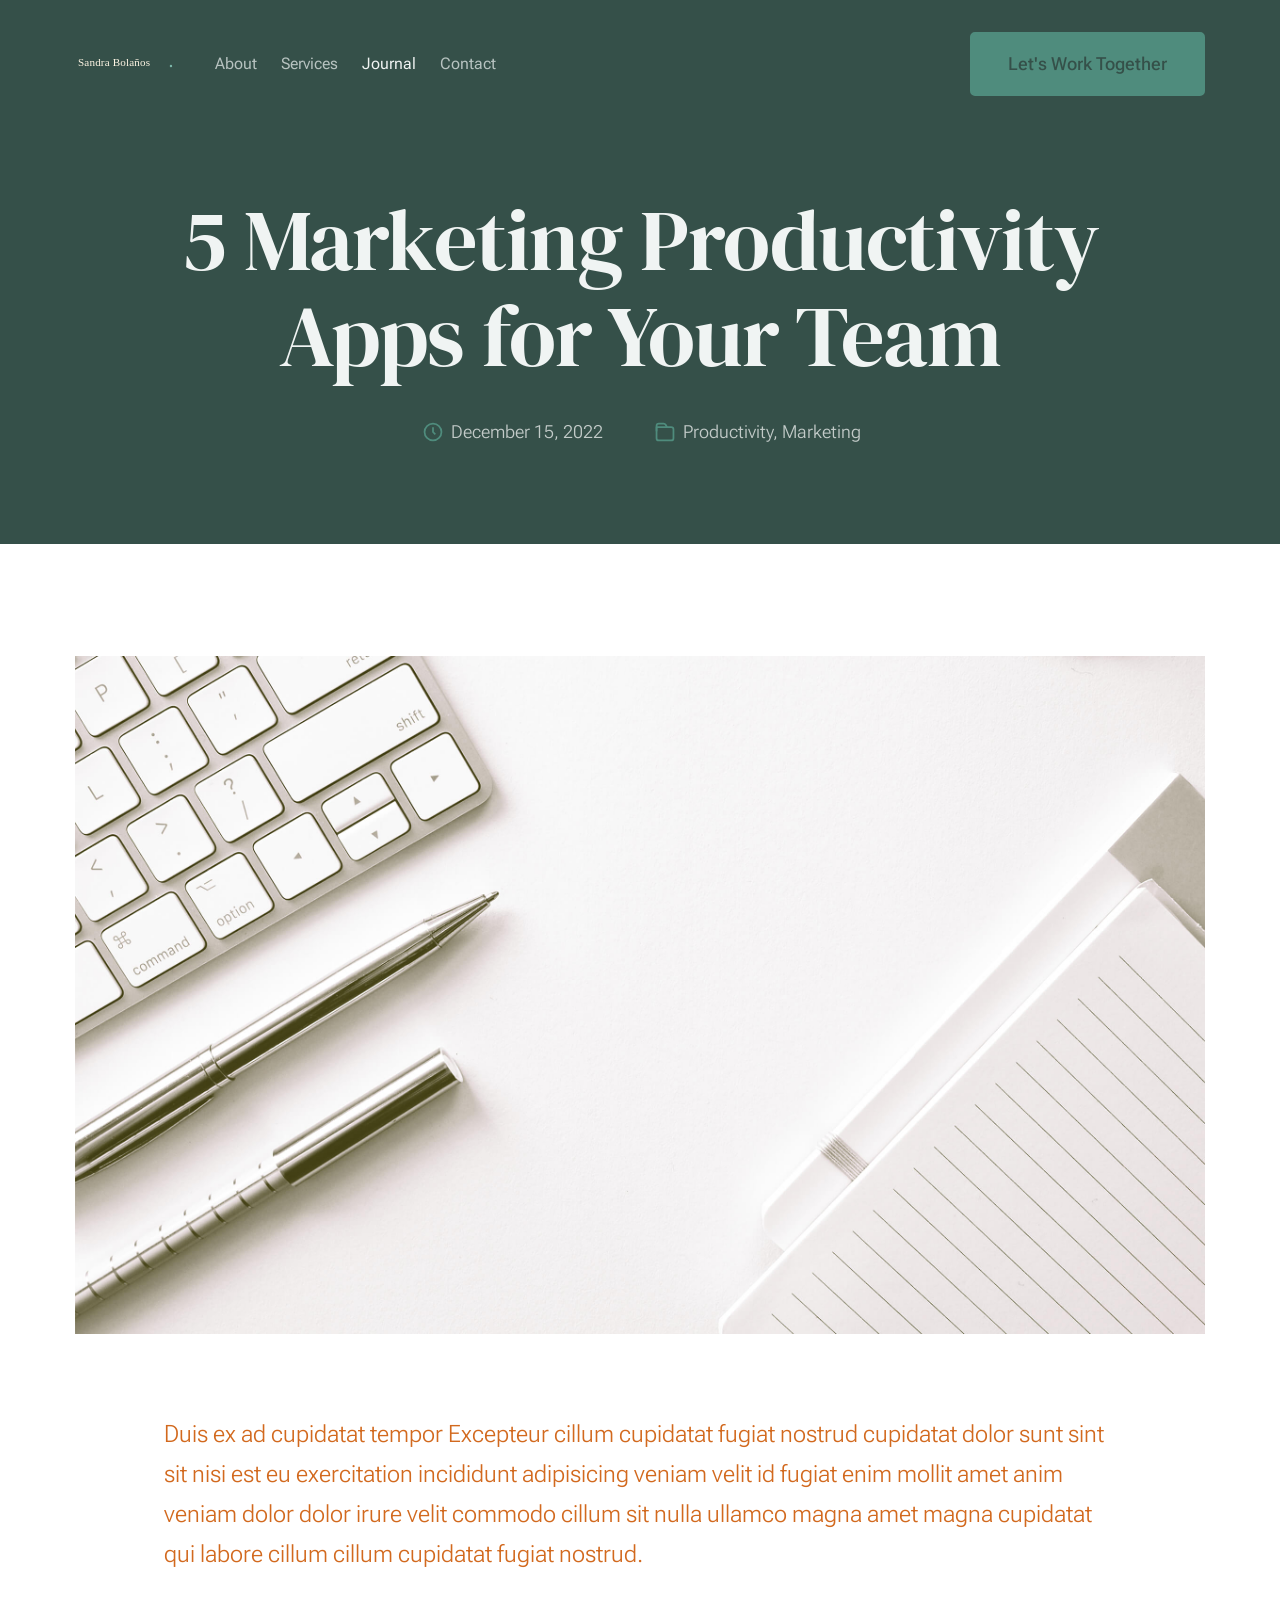
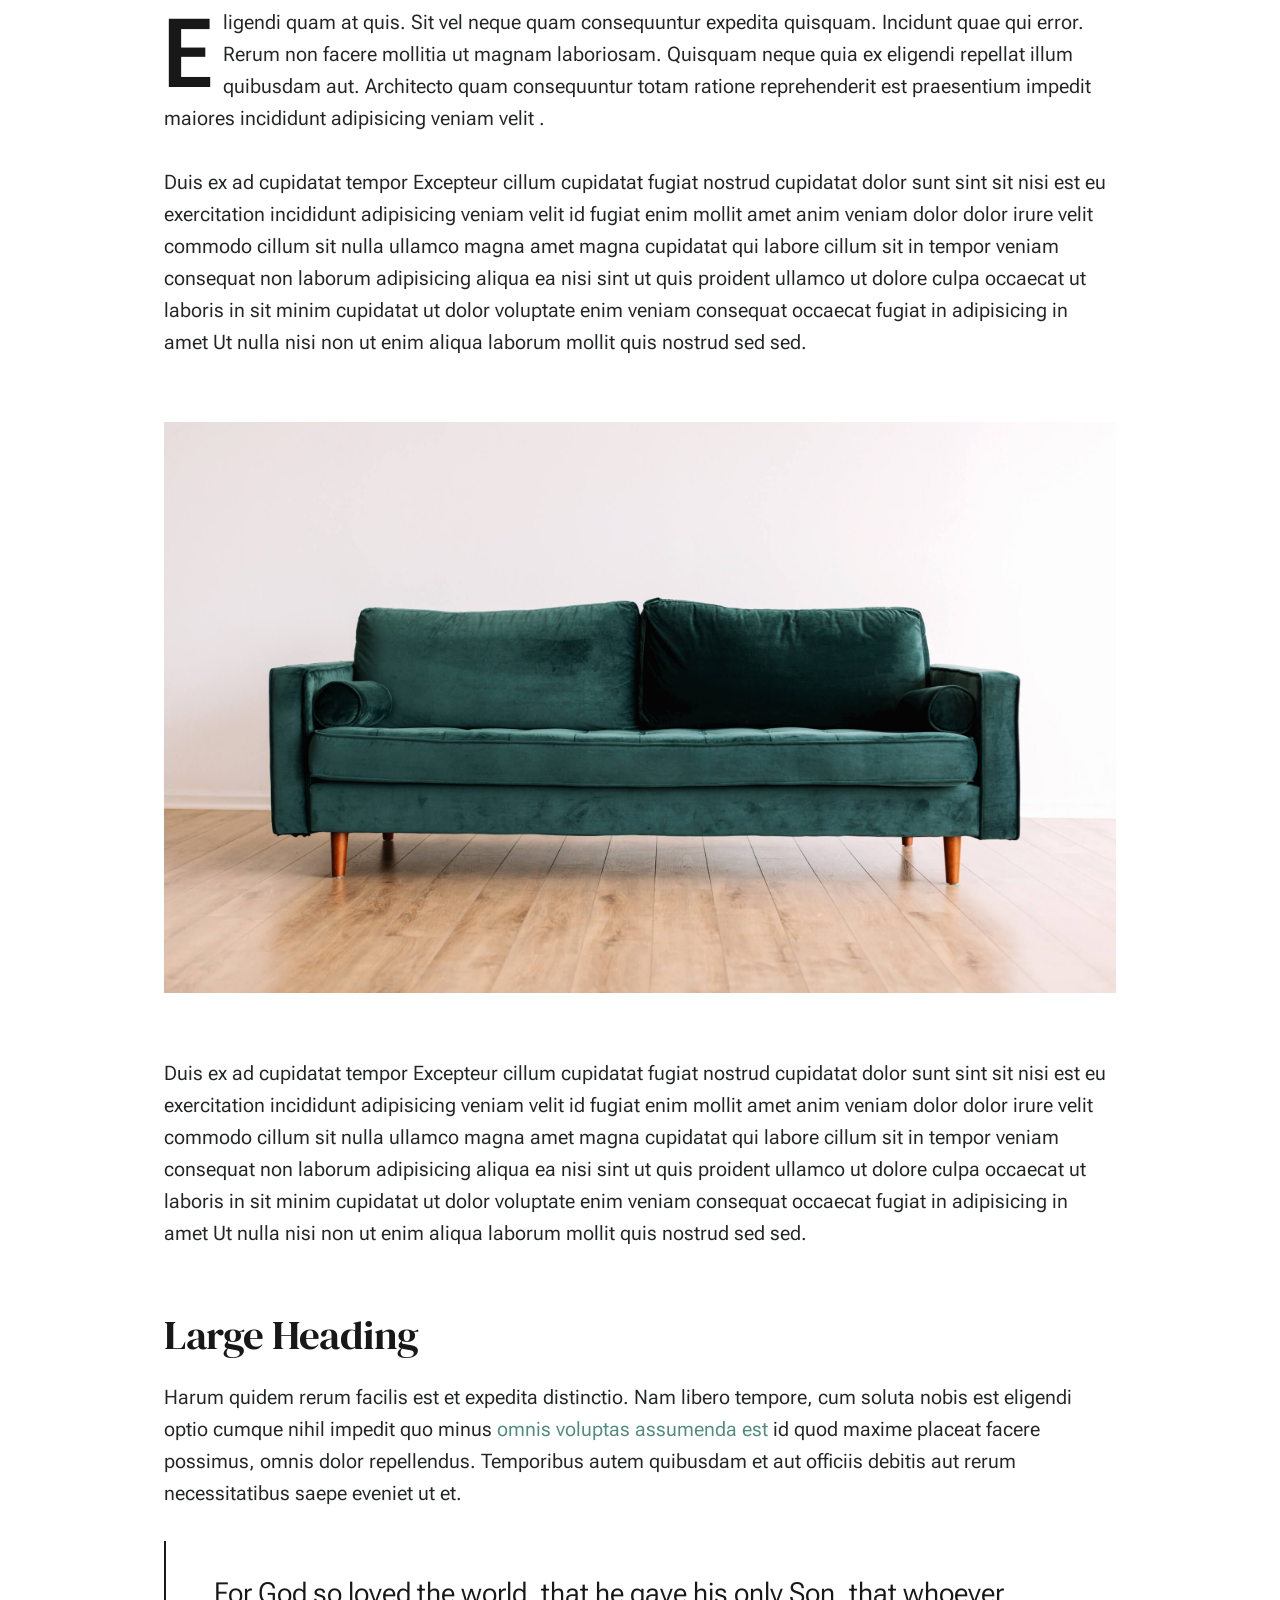
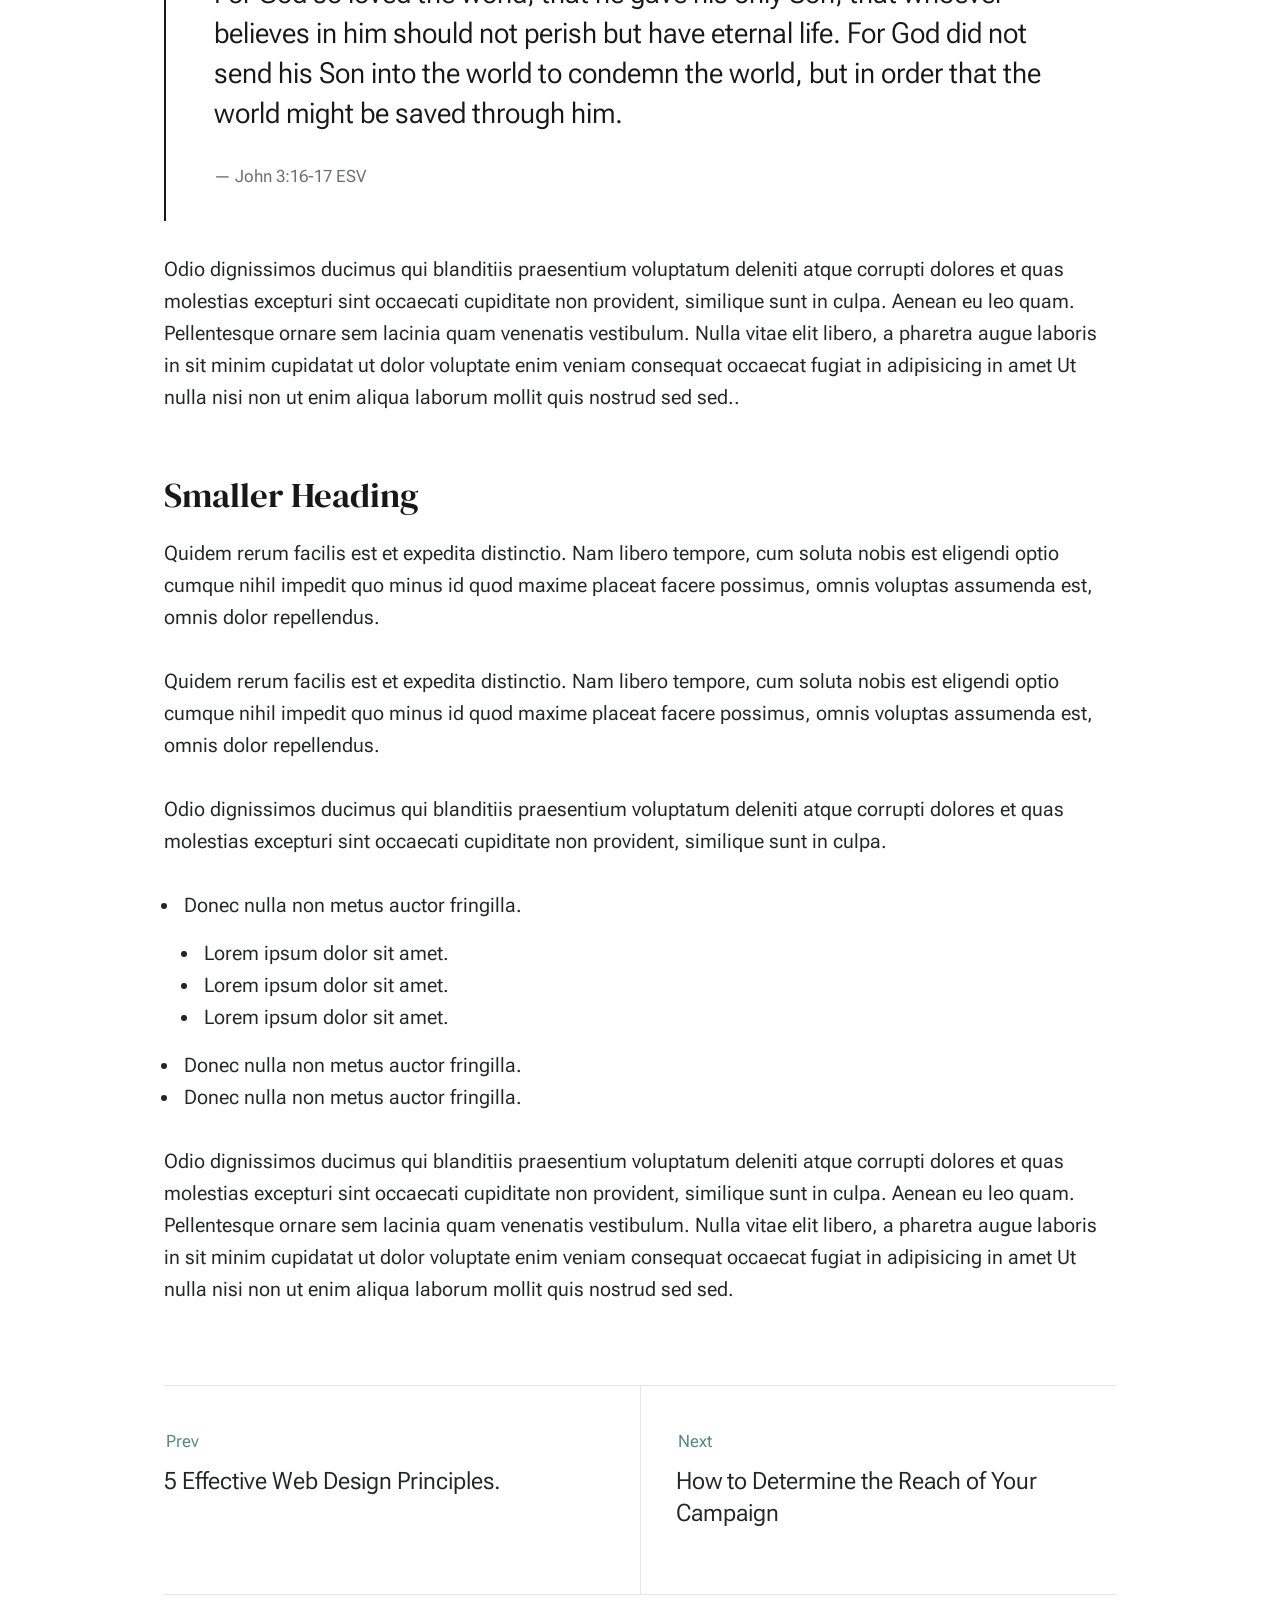
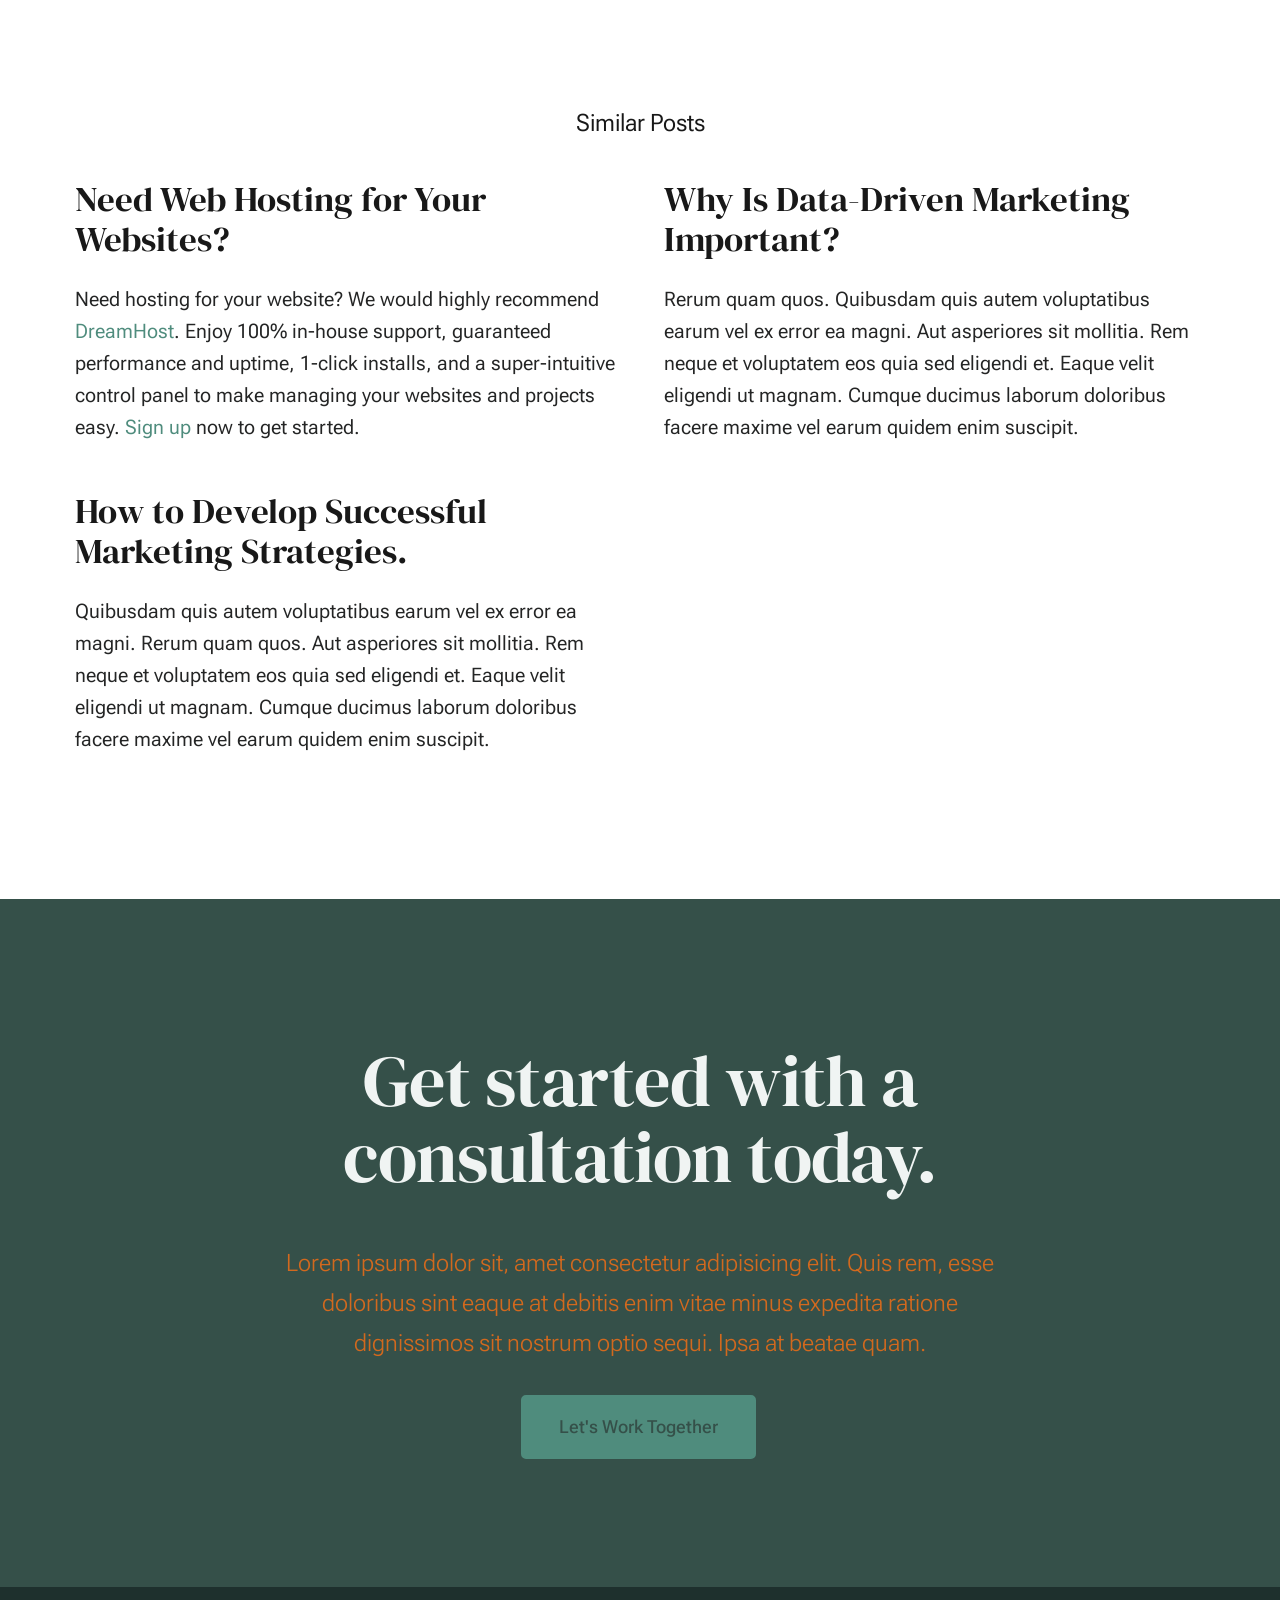
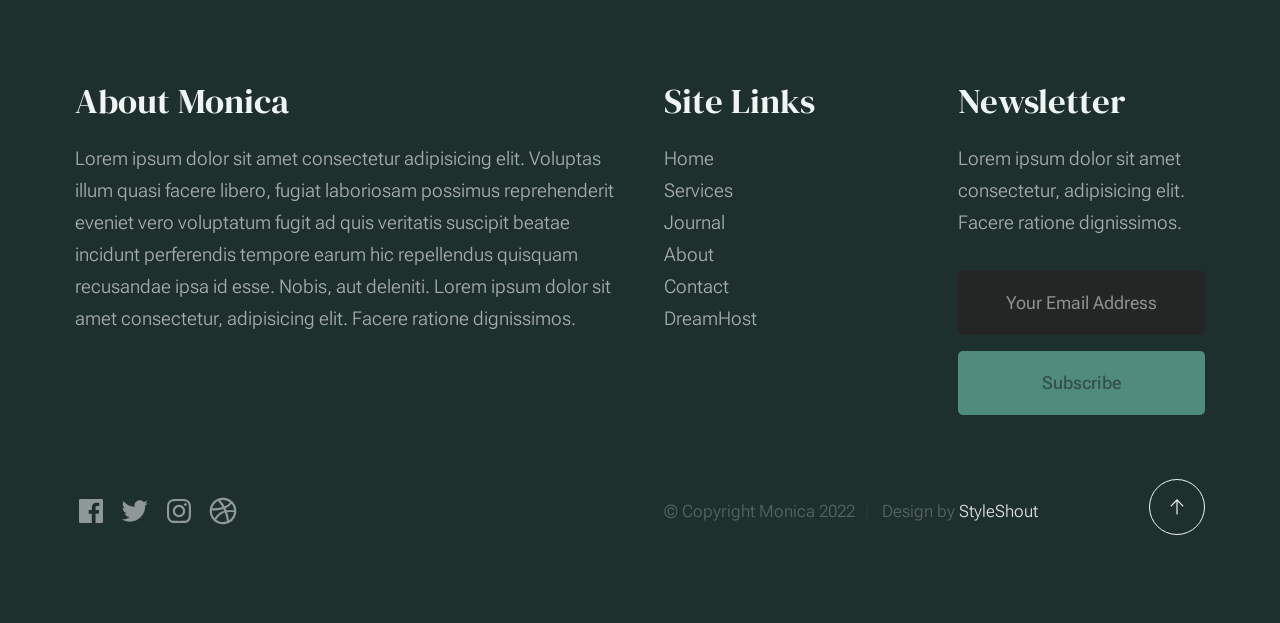
<file: single.html>
<!DOCTYPE html>
<html lang="en" class="no-js" >
<head>

    <!--- basic page needs
    ================================================== -->
    <meta charset="utf-8">
    <meta name="viewport" content="width=device-width, initial-scale=1">
    <title>Single - Monica</title>

    <script>
        document.documentElement.classList.remove('no-js');
        document.documentElement.classList.add('js');
    </script>

    <!-- CSS
    ================================================== -->
    <link rel="stylesheet" href="css/vendor.css">
    <link rel="stylesheet" href="css/styles.css">

    <!-- favicons
    ================================================== -->
    <link rel="apple-touch-icon" sizes="180x180" href="apple-touch-icon.png">
    <link rel="icon" type="image/png" sizes="32x32" href="favicon-32x32.png">
    <link rel="icon" type="image/png" sizes="16x16" href="favicon-16x16.png">
    <link rel="manifest" href="site.webmanifest">

</head>


<body id="top">


    <!-- preloader
    ================================================== -->
    <div id="preloader">
        <div id="loader" class="dots-fade">
            <div></div>
            <div></div>
            <div></div>
        </div>
    </div>


    <!-- page wrap
    ================================================== -->
    <div id="page" class="s-pagewrap">


        <!-- # site header 
        ================================================== -->
        <header class="s-header">

            <div class="row s-header__inner width-sixteen-col">

                <div class="s-header__block">
                    <div class="s-header__logo">
                        <a class="logo" href="index.html">
                            <img src="images/logo.svg" alt="Homepage">
                        </a>
                    </div>

                    <a class="s-header__menu-toggle" href="#0"><span>Menu</span></a>
                </div> <!-- end s-header__block -->

                <nav class="s-header__nav">    
                    <ul class="s-header__menu-links">
                        <li><a href="about.html">About</a></li>
                        <li><a href="services.html">Services</a></li>
                        <li class="current"><a href="blog.html">Journal</a></li>
                        <li><a href="contact.html">Contact</a></li>
                    </ul> <!-- s-header__menu-links -->

                    <div class="s-header__contact">
                        <a href="contact.html" class="btn btn--primary s-header__contact-btn">Let's Work Together</a>
                        
                    </div> <!-- s-header__contact -->    
                </nav> <!-- end s-header__nav -->

            </div> <!-- end s-header__inner -->

        </header> <!-- end s-header -->


        <!-- # site main content
        ================================================== -->
        <article id="content" class="s-content entry">

            <div class="s-pageheader entry__header">
                <div class="row">
                    <div class="column xl-12">

                        <h1 class="entry__title">
                            5 Marketing Productivity Apps for Your Team
                        </h1> <!-- end entry__title -->

                        <div class="entry__meta">
                            <div class="entry__meta-date">
                                <svg width="24" height="24" fill="none" viewBox="0 0 24 24">
                                    <circle cx="12" cy="12" r="7.25" stroke="currentColor" stroke-width="1.5"></circle>
                                    <path stroke="currentColor" stroke-width="1.5" d="M12 8V12L14 14"></path>
                                </svg>
                                December 15, 2022 
                            </div>
                            <div class="entry__meta-cat">
                                <svg width="24" height="24" fill="none" viewBox="0 0 24 24">
                                    <path stroke="currentColor" stroke-linecap="round" stroke-linejoin="round" stroke-width="1.5" d="M19.25 17.25V9.75C19.25 8.64543 18.3546 7.75 17.25 7.75H4.75V17.25C4.75 18.3546 5.64543 19.25 6.75 19.25H17.25C18.3546 19.25 19.25 18.3546 19.25 17.25Z"></path>
                                    <path stroke="currentColor" stroke-linecap="round" stroke-linejoin="round" stroke-width="1.5" d="M13.5 7.5L12.5685 5.7923C12.2181 5.14977 11.5446 4.75 10.8127 4.75H6.75C5.64543 4.75 4.75 5.64543 4.75 6.75V11"></path>
                                </svg>                                      
                                <span class="cat-links">
                                    <a href="blog.html">Productivity</a>
                                    <a href="blog.html">Marketing</a>
                                </span>
                            </div>
                        </div> <!-- end entry__meta -->

                    </div>
                </div>
            </div> <!-- end entry__header --> 

            <div class="s-pagecontent entry__content">

                <div class="row entry__media">
                    <div class="column xl-12">
                        <figure class="featured-image">
                            <img src="images/thumbs/single/standard-1200.jpg" 
                                 srcset="images/thumbs/single/standard-2400.jpg 2400w, 
                                         images/thumbs/single/standard-1200.jpg 1200w, 
                                         images/thumbs/single/standard-600.jpg 600w" sizes="(max-width: 2400px) 100vw, 2400px" alt="">
                        </figure>
                    </div>
                </div> <!-- end entry__media -->

                <div class="row entry__primary width-narrower">
                    <div class="column xl-12"> 

                            <p class="lead">
                            Duis ex ad cupidatat tempor Excepteur cillum cupidatat fugiat nostrud cupidatat dolor 
                            sunt sint sit nisi est eu exercitation incididunt adipisicing veniam velit id fugiat 
                            enim mollit amet anim veniam dolor dolor irure velit commodo cillum sit nulla ullamco 
                            magna amet magna cupidatat qui labore cillum cillum cupidatat fugiat nostrud. </p> 

                            <p class="drop-cap">
                            Eligendi quam at quis. Sit vel neque quam consequuntur expedita quisquam. Incidunt quae 
                            qui error. Rerum non facere mollitia ut magnam laboriosam. Quisquam neque quia ex eligendi 
                            repellat illum quibusdam aut. Architecto quam consequuntur totam ratione reprehenderit est 
                            praesentium impedit maiores incididunt adipisicing veniam velit .
                            </p>
    
                            <p>
                            Duis ex ad cupidatat tempor Excepteur cillum cupidatat fugiat nostrud cupidatat dolor 
                            sunt sint sit nisi est eu exercitation incididunt adipisicing veniam velit id fugiat 
                            enim mollit amet anim veniam dolor dolor irure velit commodo cillum sit nulla ullamco 
                            magna amet magna cupidatat qui labore cillum sit in tempor veniam consequat non laborum 
                            adipisicing aliqua ea nisi sint ut quis proident ullamco ut dolore culpa occaecat ut 
                            laboris in sit minim cupidatat ut dolor voluptate enim veniam consequat occaecat fugiat 
                            in adipisicing in amet Ut nulla nisi non ut enim aliqua laborum mollit quis nostrud sed sed.
                            </p>
            
                            <figure class="alignwide">
                                <img src="images/sample-1200.jpg" 
                                     srcset="images/sample-2400.jpg 2400w, 
                                             images/sample-1200.jpg 1200w, 
                                             images/sample-600.jpg 600w" sizes="(max-width: 2400px) 100vw, 2400px" alt="">
                            </figure>
    
                            <p>
                            Duis ex ad cupidatat tempor Excepteur cillum cupidatat fugiat nostrud cupidatat dolor 
                            sunt sint sit nisi est eu exercitation incididunt adipisicing veniam velit id fugiat 
                            enim mollit amet anim veniam dolor dolor irure velit commodo cillum sit nulla ullamco 
                            magna amet magna cupidatat qui labore cillum sit in tempor veniam consequat non laborum 
                            adipisicing aliqua ea nisi sint ut quis proident ullamco ut dolore culpa occaecat ut 
                            laboris in sit minim cupidatat ut dolor voluptate enim veniam consequat occaecat fugiat 
                            in adipisicing in amet Ut nulla nisi non ut enim aliqua laborum mollit quis nostrud sed sed.
                            </p>
    
                            <h2>Large Heading</h2>
        
                            <p>
                            Harum quidem rerum facilis est et expedita distinctio. Nam libero tempore, cum soluta 
                            nobis est eligendi optio cumque nihil impedit quo minus <a href="http://#">omnis voluptas assumenda est</a> 
                            id quod maxime placeat facere possimus, omnis dolor repellendus. Temporibus autem quibusdam et 
                            aut officiis debitis aut rerum necessitatibus saepe eveniet ut et.</p>
    
                            <blockquote>
                                <p>
                                For God so loved the world, that he gave his only Son, that whoever believes in 
                                him should not perish but have eternal life. For God did not send his Son into 
                                the world to condemn the world, but in order that the world might be 
                                saved through him.
                                </p>
                                <cite>John 3:16-17 ESV</cite>
                            </blockquote>
    
                            <p>
                            Odio dignissimos ducimus qui blanditiis praesentium voluptatum deleniti atque corrupti dolores 
                            et quas molestias excepturi sint occaecati cupiditate non provident, similique sunt in culpa. 
                            Aenean eu leo quam. Pellentesque ornare sem lacinia quam venenatis vestibulum. Nulla vitae elit 
                            libero, a pharetra augue laboris in sit minim cupidatat ut dolor voluptate enim veniam consequat 
                            occaecat fugiat in adipisicing in amet Ut nulla nisi non ut enim aliqua laborum mollit quis nostrud sed sed..</p>
    
                            <h3>Smaller Heading</h3>
    
                            <p>
                            Quidem rerum facilis est et expedita distinctio. Nam libero tempore, cum soluta nobis est 
                            eligendi optio cumque nihil impedit quo minus id quod maxime placeat facere possimus, omnis voluptas 
                            assumenda est, omnis dolor repellendus.
                            </p>
    
                            <p>
                            Quidem rerum facilis est et expedita distinctio. Nam libero tempore, cum soluta nobis est 
                            eligendi optio cumque nihil impedit quo minus id quod maxime placeat facere possimus, omnis voluptas 
                            assumenda est, omnis dolor repellendus.
                            </p>
                                    
                            <p>
                            Odio dignissimos ducimus qui blanditiis praesentium voluptatum deleniti atque corrupti dolores et 
                            quas molestias excepturi sint occaecati cupiditate non provident, similique sunt in culpa.</p>
    
                            <ul>
                                <li>Donec nulla non metus auctor fringilla.
                                    <ul>
                                        <li>Lorem ipsum dolor sit amet.</li>
                                        <li>Lorem ipsum dolor sit amet.</li>
                                        <li>Lorem ipsum dolor sit amet.</li>
                                    </ul>
                                </li>
                                <li>Donec nulla non metus auctor fringilla.</li>
                                <li>Donec nulla non metus auctor fringilla.</li>
                            </ul>
    
                            <p>
                            Odio dignissimos ducimus qui blanditiis praesentium voluptatum deleniti atque corrupti dolores et quas 
                            molestias excepturi sint occaecati cupiditate non provident, similique sunt in culpa. Aenean eu leo quam. 
                            Pellentesque ornare sem lacinia quam venenatis vestibulum. Nulla vitae elit libero, a pharetra augue 
                            laboris in sit minim cupidatat ut dolor voluptate enim veniam consequat occaecat fugiat in adipisicing 
                            in amet Ut nulla nisi non ut enim aliqua laborum mollit quis nostrud sed sed.
                            </p>        

                            <div class="post-nav">
                                <div class="post-nav__prev">
                                    <a href="single-standard.html" rel="prev">
                                        <span>Prev</span>
                                        5 Effective Web Design Principles. 
                                    </a>
                                </div>
                                <div class="post-nav__next">
                                    <a href="single-standard.html" rel="next">
                                        <span>Next</span>
                                        How to Determine the Reach of Your Campaign
                                    </a>
                                </div>
                            </div> <!-- end post-nav -->                                                   
                   
                    </div> <!-- end column-->
                </div> <!-- end entry__primary -->    
                
                <div class="row related-posts">
                    <div class="column xl-12">

                        <h4 class="text-center">Similar Posts</h4>

                        <div class="grid-list-items">
                
                            <div class="grid-list-items__item blog-card">
                                <div class="blog-card__header">
                                    <h3 class="blog-card__title"><a href="https://www.dreamhost.com/r.cgi?287326">Need Web Hosting for Your Websites?</a></h3>
                                </div>
                                <div class="blog-card__text">
                                    <p>
                                    Need hosting for your website? We would highly recommend <a href="https://www.dreamhost.com/r.cgi?287326">DreamHost</a>.
                                    Enjoy 100% in-house support, guaranteed performance and uptime, 1-click installs, and a super-intuitive control 
                                    panel to make managing your websites and projects easy. <a href="https://www.dreamhost.com/r.cgi?287326">Sign up</a> now to get started.
                                    </p>
                                </div>
                            </div> <!-- end blog-card -->
                            <div class="grid-list-items__item blog-card">
                                <div class="blog-card__header">
                                    <h3 class="blog-card__title"><a href="single.html">Why Is Data-Driven Marketing Important?</a></h3>
                                </div>
                                <div class="blog-card__text">
                                    <p>
                                    Rerum quam quos. Quibusdam quis autem voluptatibus earum vel ex error ea magni. Aut asperiores 
                                    sit mollitia. Rem neque et voluptatem eos quia sed eligendi et. Eaque velit eligendi ut 
                                    magnam. Cumque ducimus laborum doloribus facere maxime vel earum quidem enim suscipit.
                                    </p>
                                </div>
                            </div> <!-- end blog-card -->
                            <div class="grid-list-items__item blog-card">
                                <div class="blog-card__header">
                                    <h3 class="blog-card__title"><a href="single.html">How to Develop Successful Marketing Strategies.</a></h3>
                                </div>
                                <div class="blog-card__text">
                                    <p>
                                    Quibusdam quis autem voluptatibus earum vel ex error ea magni. Rerum quam quos. Aut asperiores 
                                    sit mollitia. Rem neque et voluptatem eos quia sed eligendi et. Eaque velit eligendi ut 
                                    magnam. Cumque ducimus laborum doloribus facere maxime vel earum quidem enim suscipit.
                                    </p>
                                </div>
                            </div> <!-- end blog card -->
                        
                        </div> <!-- end grid-list-items -->
                          
                    </div> <!-- end column -->
                </div> <!-- end related-posts --> 

            </div> <!-- end entry__content -->

        </article> <!-- s-content entry-->
        

        <!-- # cta
        ================================================== -->
        <section id="cta" class="s-cta">

            <div class="row row-x-center text-center">
                <div class="column xl-8 lg-12">

                    <div class="s-cta__content">
                        <h2 class="text-display-title">
                        Get started with a consultation today.
                        </h2>
                        <p class="lead">
                        Lorem ipsum dolor sit, amet consectetur adipisicing elit. Quis rem, esse doloribus sint eaque at debitis enim vitae minus expedita ratione dignissimos sit nostrum optio sequi. Ipsa at beatae quam.
                        </p>
                        <a href="contact.html" class="btn btn--primary">Let's Work Together</a>
                    </div>

                </div>
            </div>

        </section> <!-- end s-cta -->


        <!-- # footer 
        ================================================== -->
        <footer class="s-footer">
            <div class="row s-footer__content">
                <div class="column xl-6 lg-6 md-12 s-footer__block s-footer__about">                    
                    <h3>About Monica</h3>
                    <p>
                    Lorem ipsum dolor sit amet consectetur adipisicing elit. Voluptas illum quasi facere libero, 
                    fugiat laboriosam possimus reprehenderit eveniet vero voluptatum fugit ad quis veritatis suscipit beatae 
                    incidunt perferendis tempore earum hic repellendus quisquam recusandae ipsa id esse. Nobis, aut deleniti.
                    Lorem ipsum dolor sit amet consectetur, adipisicing elit. Facere ratione dignissimos.
                    </p>               
                </div>                
                <div class="column xl-3 lg-6 md-12 s-footer__block s-footer__site-links">
                    <h3>Site Links</h3>
                    <ul class="link-list">
                        <li><a href="index.html">Home</a></li>
                        <li><a href="services.html">Services</a></li>
                        <li><a href="blog.html">Journal</a></li>
                        <li><a href="about.html">About</a></li>
                        <li><a href="contact.html">Contact</a></li>
                        <li><a href="https://www.dreamhost.com/r.cgi?287326">DreamHost</a></li>
                    </ul>
                </div>
                <div class="column xl-3 lg-6 md-12 tab-12 s-footer__block s-footer__newsletter">
                    <h3>Newsletter</h3>

                    <p>
                    Lorem ipsum dolor sit amet consectetur, adipisicing elit. Facere ratione dignissimos.
                    </p>

                    <div class="subscribe-form">
                        <form id="mc-form" class="mc-form">
                            <input type="email" name="EMAIL" id="mce-EMAIL" class="u-fullwidth text-center" placeholder="Your Email Address" title="The domain portion of the email address is invalid (the portion after the @)." pattern="^([^\x00-\x20\x22\x28\x29\x2c\x2e\x3a-\x3c\x3e\x40\x5b-\x5d\x7f-\xff]+|\x22([^\x0d\x22\x5c\x80-\xff]|\x5c[\x00-\x7f])*\x22)(\x2e([^\x00-\x20\x22\x28\x29\x2c\x2e\x3a-\x3c\x3e\x40\x5b-\x5d\x7f-\xff]+|\x22([^\x0d\x22\x5c\x80-\xff]|\x5c[\x00-\x7f])*\x22))*\x40([^\x00-\x20\x22\x28\x29\x2c\x2e\x3a-\x3c\x3e\x40\x5b-\x5d\x7f-\xff]+|\x5b([^\x0d\x5b-\x5d\x80-\xff]|\x5c[\x00-\x7f])*\x5d)(\x2e([^\x00-\x20\x22\x28\x29\x2c\x2e\x3a-\x3c\x3e\x40\x5b-\x5d\x7f-\xff]+|\x5b([^\x0d\x5b-\x5d\x80-\xff]|\x5c[\x00-\x7f])*\x5d))*(\.\w{2,})+$" required>
                            <input type="submit" name="subscribe" value="Subscribe" class="btn btn--primary btn--small u-fullwidth">
                            <!-- <div style="position: absolute; left: -5000px;" aria-hidden="true"><input type="text" name="b_cdb7b577e41181934ed6a6a44_9a91cfe7b3" tabindex="-1" value=""></div> -->
                            <div class="mc-status"></div>
                        </form>
                    </div>
                </div>
            </div>    
            
            <div class="row s-footer__bottom">
                <div class="column xl-6 lg-12">
                    <ul class="s-footer__social social-list">
                        <li>
                            <a href="#0">
                                <svg xmlns="http://www.w3.org/2000/svg" width="24" height="24" viewBox="0 0 24 24" style="fill:rgba(0, 0, 0, 1);transform:;-ms-filter:"><path d="M20,3H4C3.447,3,3,3.448,3,4v16c0,0.552,0.447,1,1,1h8.615v-6.96h-2.338v-2.725h2.338v-2c0-2.325,1.42-3.592,3.5-3.592 c0.699-0.002,1.399,0.034,2.095,0.107v2.42h-1.435c-1.128,0-1.348,0.538-1.348,1.325v1.735h2.697l-0.35,2.725h-2.348V21H20 c0.553,0,1-0.448,1-1V4C21,3.448,20.553,3,20,3z"></path></svg>
                                <span class="u-screen-reader-text">Facebook</span>
                            </a>
                        </li>
                        <li>
                            <a href="#0">
                                <svg xmlns="http://www.w3.org/2000/svg" width="24" height="24" viewBox="0 0 24 24" style="fill:rgba(0, 0, 0, 1);transform:;-ms-filter:"><path d="M19.633,7.997c0.013,0.175,0.013,0.349,0.013,0.523c0,5.325-4.053,11.461-11.46,11.461c-2.282,0-4.402-0.661-6.186-1.809 c0.324,0.037,0.636,0.05,0.973,0.05c1.883,0,3.616-0.636,5.001-1.721c-1.771-0.037-3.255-1.197-3.767-2.793 c0.249,0.037,0.499,0.062,0.761,0.062c0.361,0,0.724-0.05,1.061-0.137c-1.847-0.374-3.23-1.995-3.23-3.953v-0.05 c0.537,0.299,1.16,0.486,1.82,0.511C3.534,9.419,2.823,8.184,2.823,6.787c0-0.748,0.199-1.434,0.548-2.032 c1.983,2.443,4.964,4.04,8.306,4.215c-0.062-0.3-0.1-0.611-0.1-0.923c0-2.22,1.796-4.028,4.028-4.028 c1.16,0,2.207,0.486,2.943,1.272c0.91-0.175,1.782-0.512,2.556-0.973c-0.299,0.935-0.936,1.721-1.771,2.22 c0.811-0.088,1.597-0.312,2.319-0.624C21.104,6.712,20.419,7.423,19.633,7.997z"></path></svg>
                                <span class="u-screen-reader-text">Twitter</span>
                            </a>
                        </li>
                        <li>
                            <a href="#0">
                                <svg xmlns="http://www.w3.org/2000/svg" width="24" height="24" viewBox="0 0 24 24" style="fill:rgba(0, 0, 0, 1);transform:;-ms-filter:"><path d="M11.999,7.377c-2.554,0-4.623,2.07-4.623,4.623c0,2.554,2.069,4.624,4.623,4.624c2.552,0,4.623-2.07,4.623-4.624 C16.622,9.447,14.551,7.377,11.999,7.377L11.999,7.377z M11.999,15.004c-1.659,0-3.004-1.345-3.004-3.003 c0-1.659,1.345-3.003,3.004-3.003s3.002,1.344,3.002,3.003C15.001,13.659,13.658,15.004,11.999,15.004L11.999,15.004z"></path><circle cx="16.806" cy="7.207" r="1.078"></circle><path d="M20.533,6.111c-0.469-1.209-1.424-2.165-2.633-2.632c-0.699-0.263-1.438-0.404-2.186-0.42 c-0.963-0.042-1.268-0.054-3.71-0.054s-2.755,0-3.71,0.054C7.548,3.074,6.809,3.215,6.11,3.479C4.9,3.946,3.945,4.902,3.477,6.111 c-0.263,0.7-0.404,1.438-0.419,2.186c-0.043,0.962-0.056,1.267-0.056,3.71c0,2.442,0,2.753,0.056,3.71 c0.015,0.748,0.156,1.486,0.419,2.187c0.469,1.208,1.424,2.164,2.634,2.632c0.696,0.272,1.435,0.426,2.185,0.45 c0.963,0.042,1.268,0.055,3.71,0.055s2.755,0,3.71-0.055c0.747-0.015,1.486-0.157,2.186-0.419c1.209-0.469,2.164-1.424,2.633-2.633 c0.263-0.7,0.404-1.438,0.419-2.186c0.043-0.962,0.056-1.267,0.056-3.71s0-2.753-0.056-3.71C20.941,7.57,20.801,6.819,20.533,6.111z M19.315,15.643c-0.007,0.576-0.111,1.147-0.311,1.688c-0.305,0.787-0.926,1.409-1.712,1.711c-0.535,0.199-1.099,0.303-1.67,0.311 c-0.95,0.044-1.218,0.055-3.654,0.055c-2.438,0-2.687,0-3.655-0.055c-0.569-0.007-1.135-0.112-1.669-0.311 c-0.789-0.301-1.414-0.923-1.719-1.711c-0.196-0.534-0.302-1.099-0.311-1.669c-0.043-0.95-0.053-1.218-0.053-3.654 c0-2.437,0-2.686,0.053-3.655c0.007-0.576,0.111-1.146,0.311-1.687c0.305-0.789,0.93-1.41,1.719-1.712 c0.534-0.198,1.1-0.303,1.669-0.311c0.951-0.043,1.218-0.055,3.655-0.055c2.437,0,2.687,0,3.654,0.055 c0.571,0.007,1.135,0.112,1.67,0.311c0.786,0.303,1.407,0.925,1.712,1.712c0.196,0.534,0.302,1.099,0.311,1.669 c0.043,0.951,0.054,1.218,0.054,3.655c0,2.436,0,2.698-0.043,3.654H19.315z"></path></svg>
                                <span class="u-screen-reader-text">Instagram</span>
                            </a>
                        </li>
                        <li>
                            <a href="#0">
                                <svg xmlns="http://www.w3.org/2000/svg" width="24" height="24" viewBox="0 0 24 24" style="fill: rgba(0, 0, 0, 1);transform: ;msFilter:;"><path d="M20.66 6.98a9.932 9.932 0 0 0-3.641-3.64C15.486 2.447 13.813 2 12 2s-3.486.447-5.02 1.34c-1.533.893-2.747 2.107-3.64 3.64S2 10.187 2 12s.446 3.487 1.34 5.02a9.924 9.924 0 0 0 3.641 3.64C8.514 21.553 10.187 22 12 22s3.486-.447 5.02-1.34a9.932 9.932 0 0 0 3.641-3.64C21.554 15.487 22 13.813 22 12s-.446-3.487-1.34-5.02zM12 3.66c2 0 3.772.64 5.32 1.919-.92 1.174-2.286 2.14-4.1 2.9-1.002-1.813-2.088-3.327-3.261-4.54A7.715 7.715 0 0 1 12 3.66zM5.51 6.8a8.116 8.116 0 0 1 2.711-2.22c1.212 1.201 2.325 2.7 3.34 4.5-2 .6-4.114.9-6.341.9-.573 0-1.006-.013-1.3-.04A8.549 8.549 0 0 1 5.51 6.8zM3.66 12c0-.054.003-.12.01-.2.007-.08.01-.146.01-.2.254.014.641.02 1.161.02 2.666 0 5.146-.367 7.439-1.1.187.373.381.793.58 1.26-1.32.293-2.674 1.006-4.061 2.14S6.4 16.247 5.76 17.5c-1.4-1.587-2.1-3.42-2.1-5.5zM12 20.34c-1.894 0-3.594-.587-5.101-1.759.601-1.187 1.524-2.322 2.771-3.401 1.246-1.08 2.483-1.753 3.71-2.02a29.441 29.441 0 0 1 1.56 6.62 8.166 8.166 0 0 1-2.94.56zm7.08-3.96a8.351 8.351 0 0 1-2.58 2.621c-.24-2.08-.7-4.107-1.379-6.081.932-.066 1.765-.1 2.5-.1.799 0 1.686.034 2.659.1a8.098 8.098 0 0 1-1.2 3.46zm-1.24-5c-1.16 0-2.233.047-3.22.14a27.053 27.053 0 0 0-.68-1.62c2.066-.906 3.532-2.006 4.399-3.3 1.2 1.414 1.854 3.027 1.96 4.84-.812-.04-1.632-.06-2.459-.06z"></path></svg>
                                <span class="u-screen-reader-text">Dribbble</span>
                            </a>
                        </li>
                    </ul> <!-- end s-footer__social -->
                </div>
                <div class="column xl-6 lg-12">
                    <p class="ss-copyright">
                        <span>© Copyright Monica 2022</span> 
                        <span>Design by <a href="https://www.styleshout.com/">StyleShout</a></span>
                    </p>
                </div>

                <div class="ss-go-top">
                    <a class="smoothscroll" title="Back to Top" href="#top">
                        <svg xmlns="http://www.w3.org/2000/svg" viewBox="0 0 24 24" width="36" height="36" fill="none" stroke="#ffffff" stroke-width="1" stroke-linecap="round" stroke-linejoin="round">&lt;!--!  Atomicons Free 1.00 by @atisalab License - https://atomicons.com/license/ (Icons: CC BY 4.0) Copyright 2021 Atomicons --&gt;<polyline points="17 11 12 6 7 11"></polyline><line x1="12" y1="18" x2="12" y2="6"></line></svg>
                    </a>
                </div> <!-- end ss-go-top -->
            </div>
            
        </footer> <!-- end s-footer -->

    </div> <!-- end page-wrap -->

    <!-- Java Script
    ================================================== -->
    <script src="js/plugins.js"></script>
    <script src="js/main.js"></script>

</body>
</html>
</file>
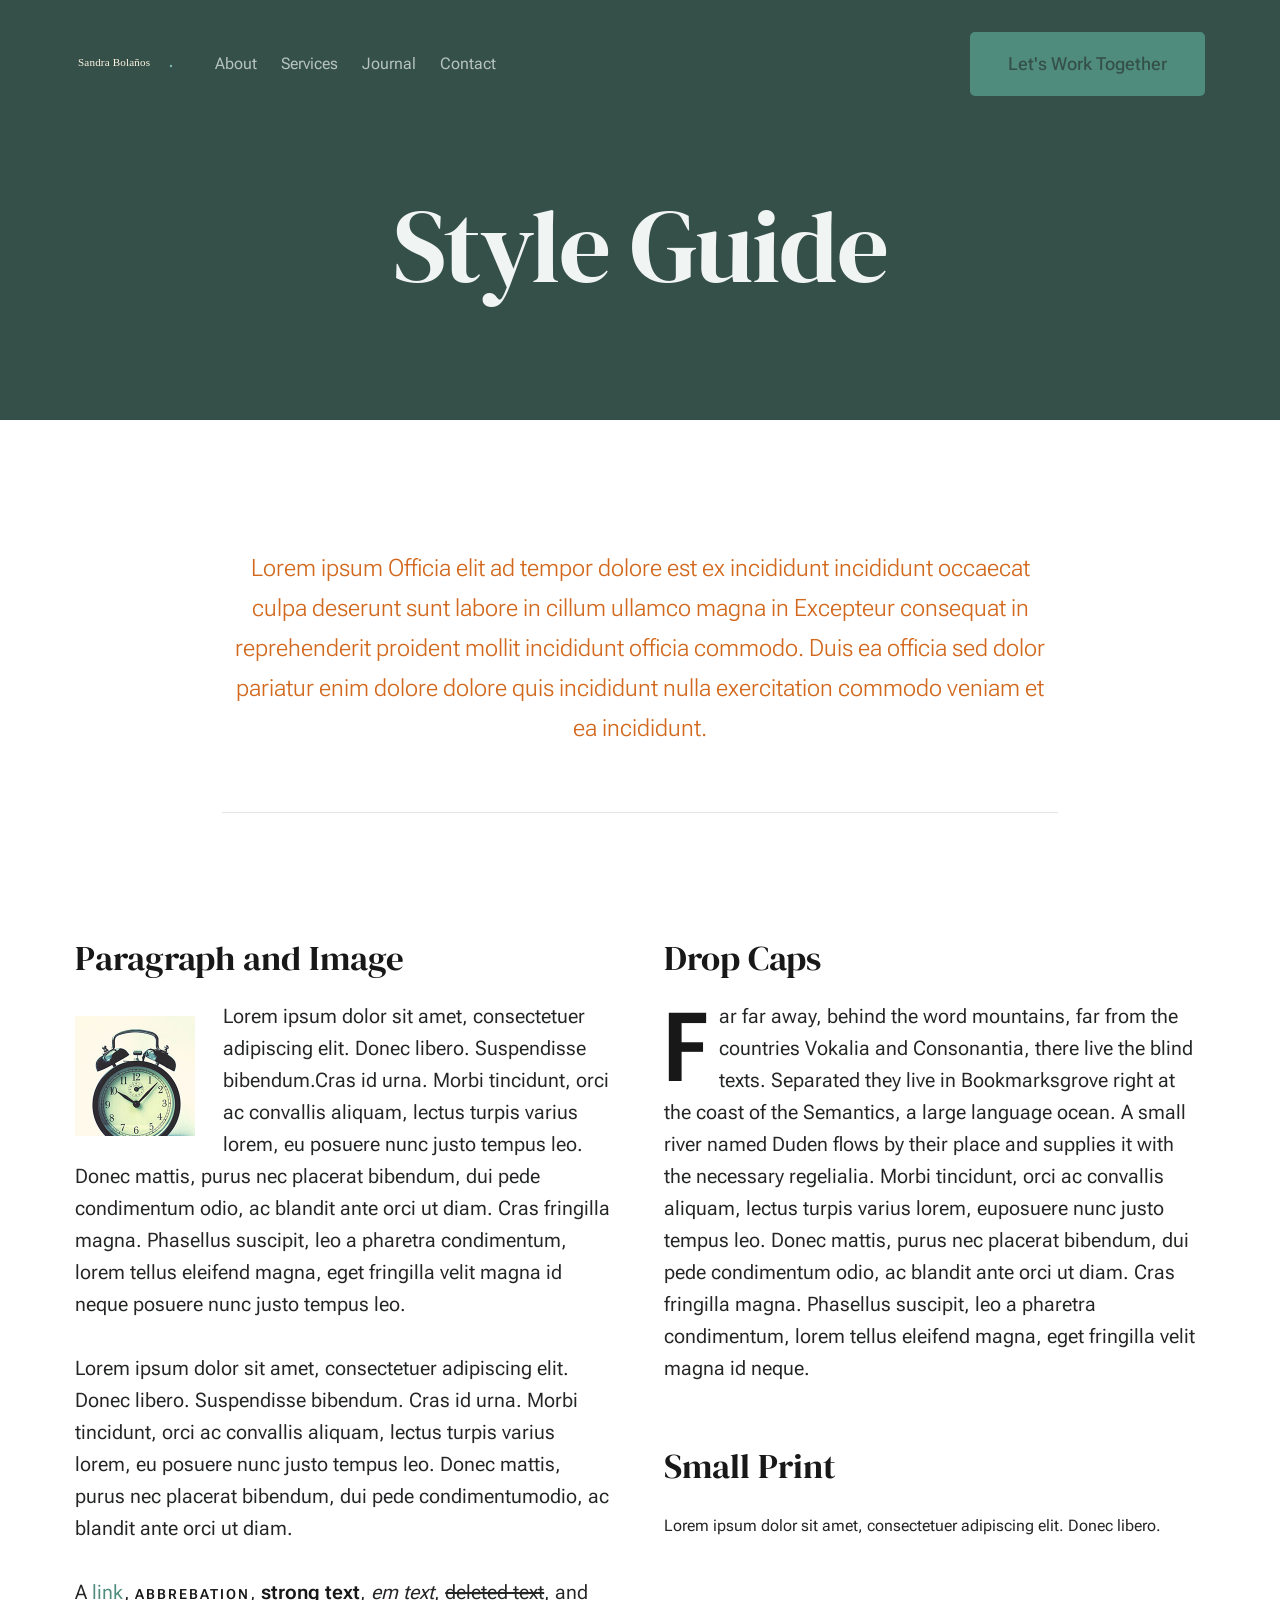
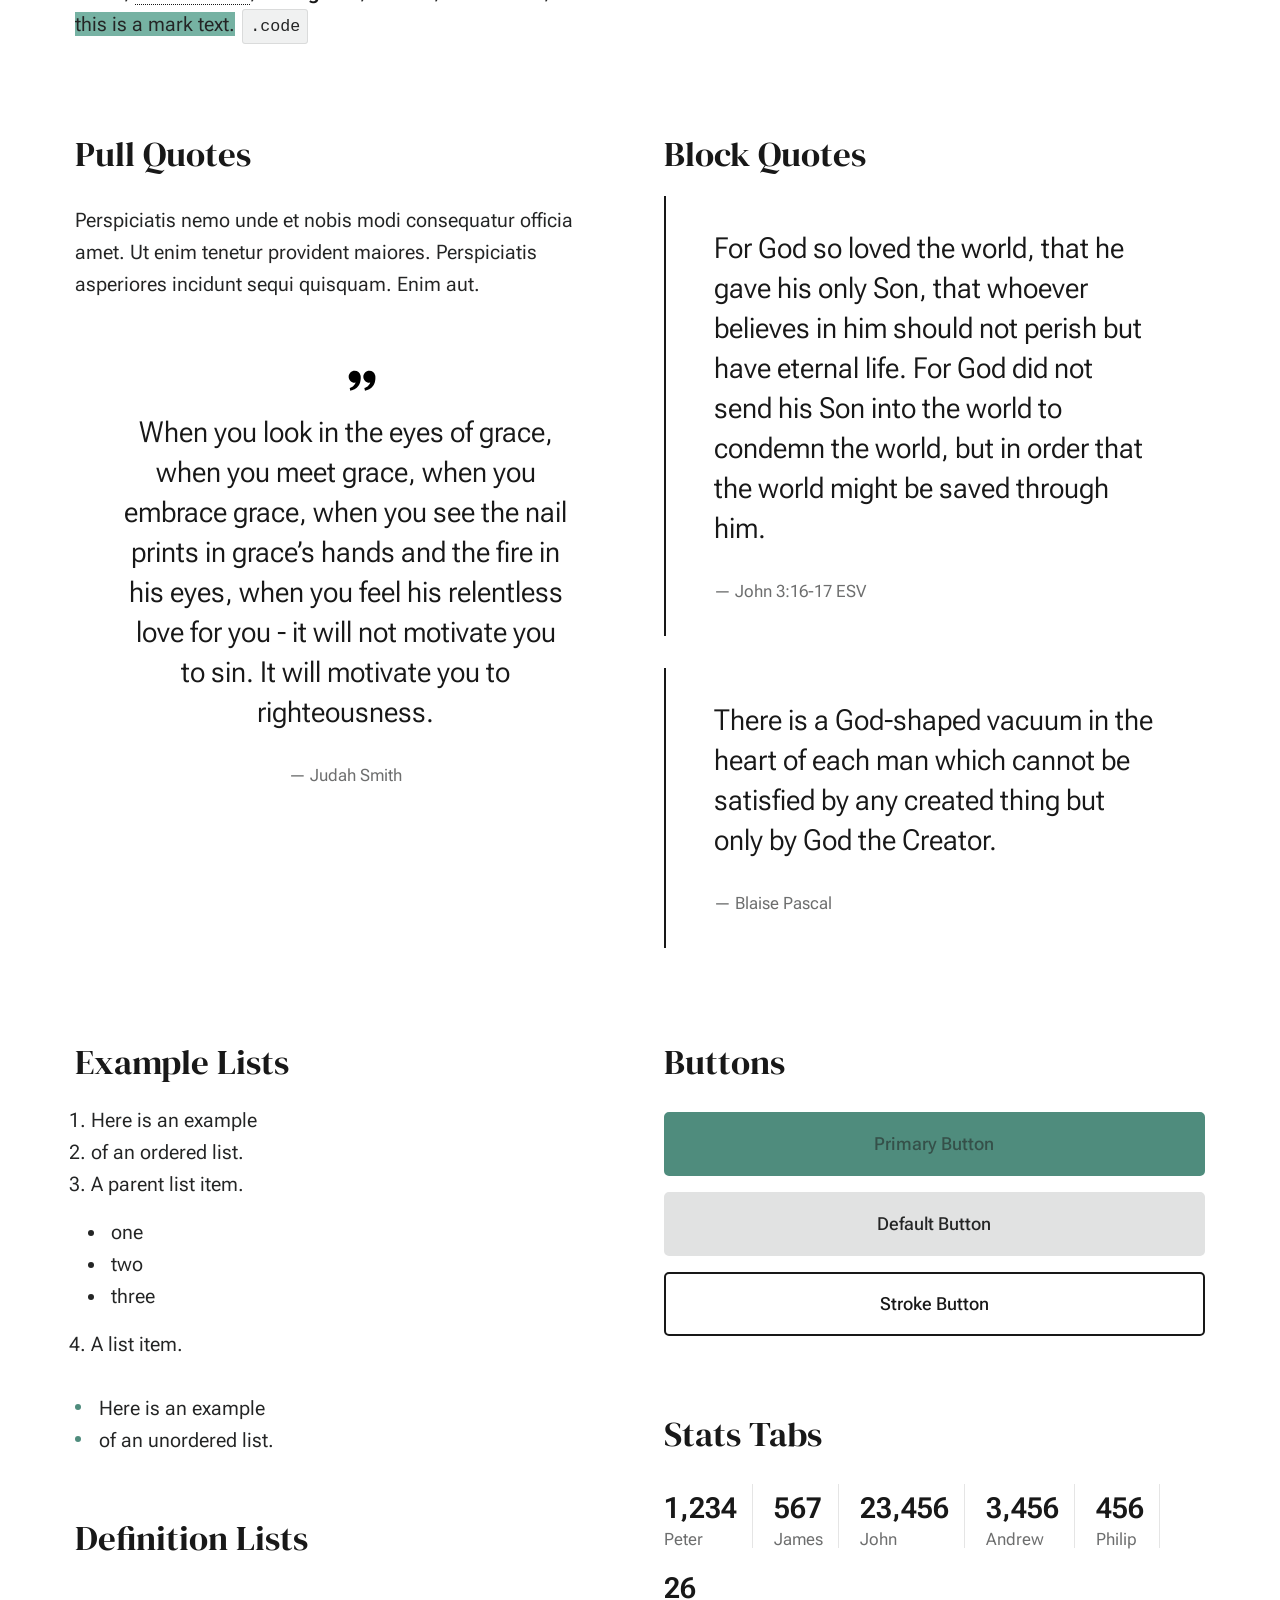
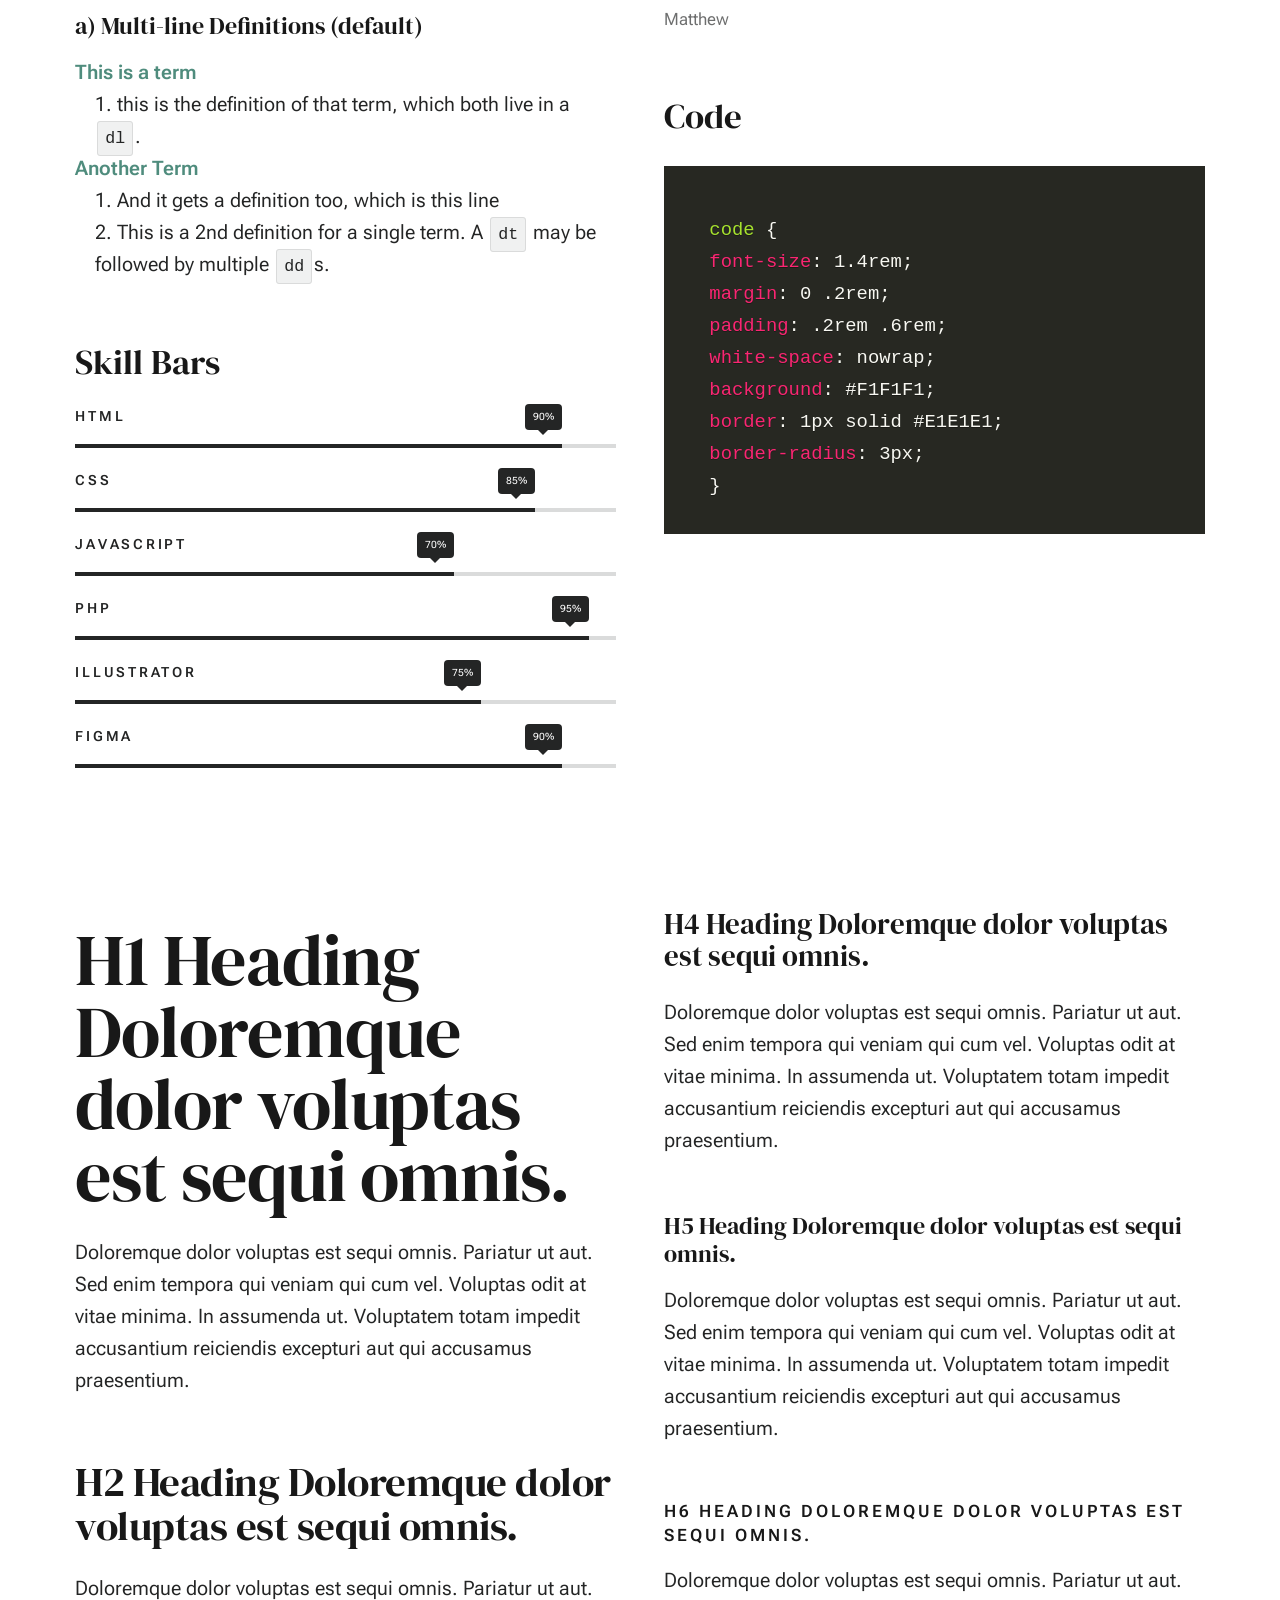
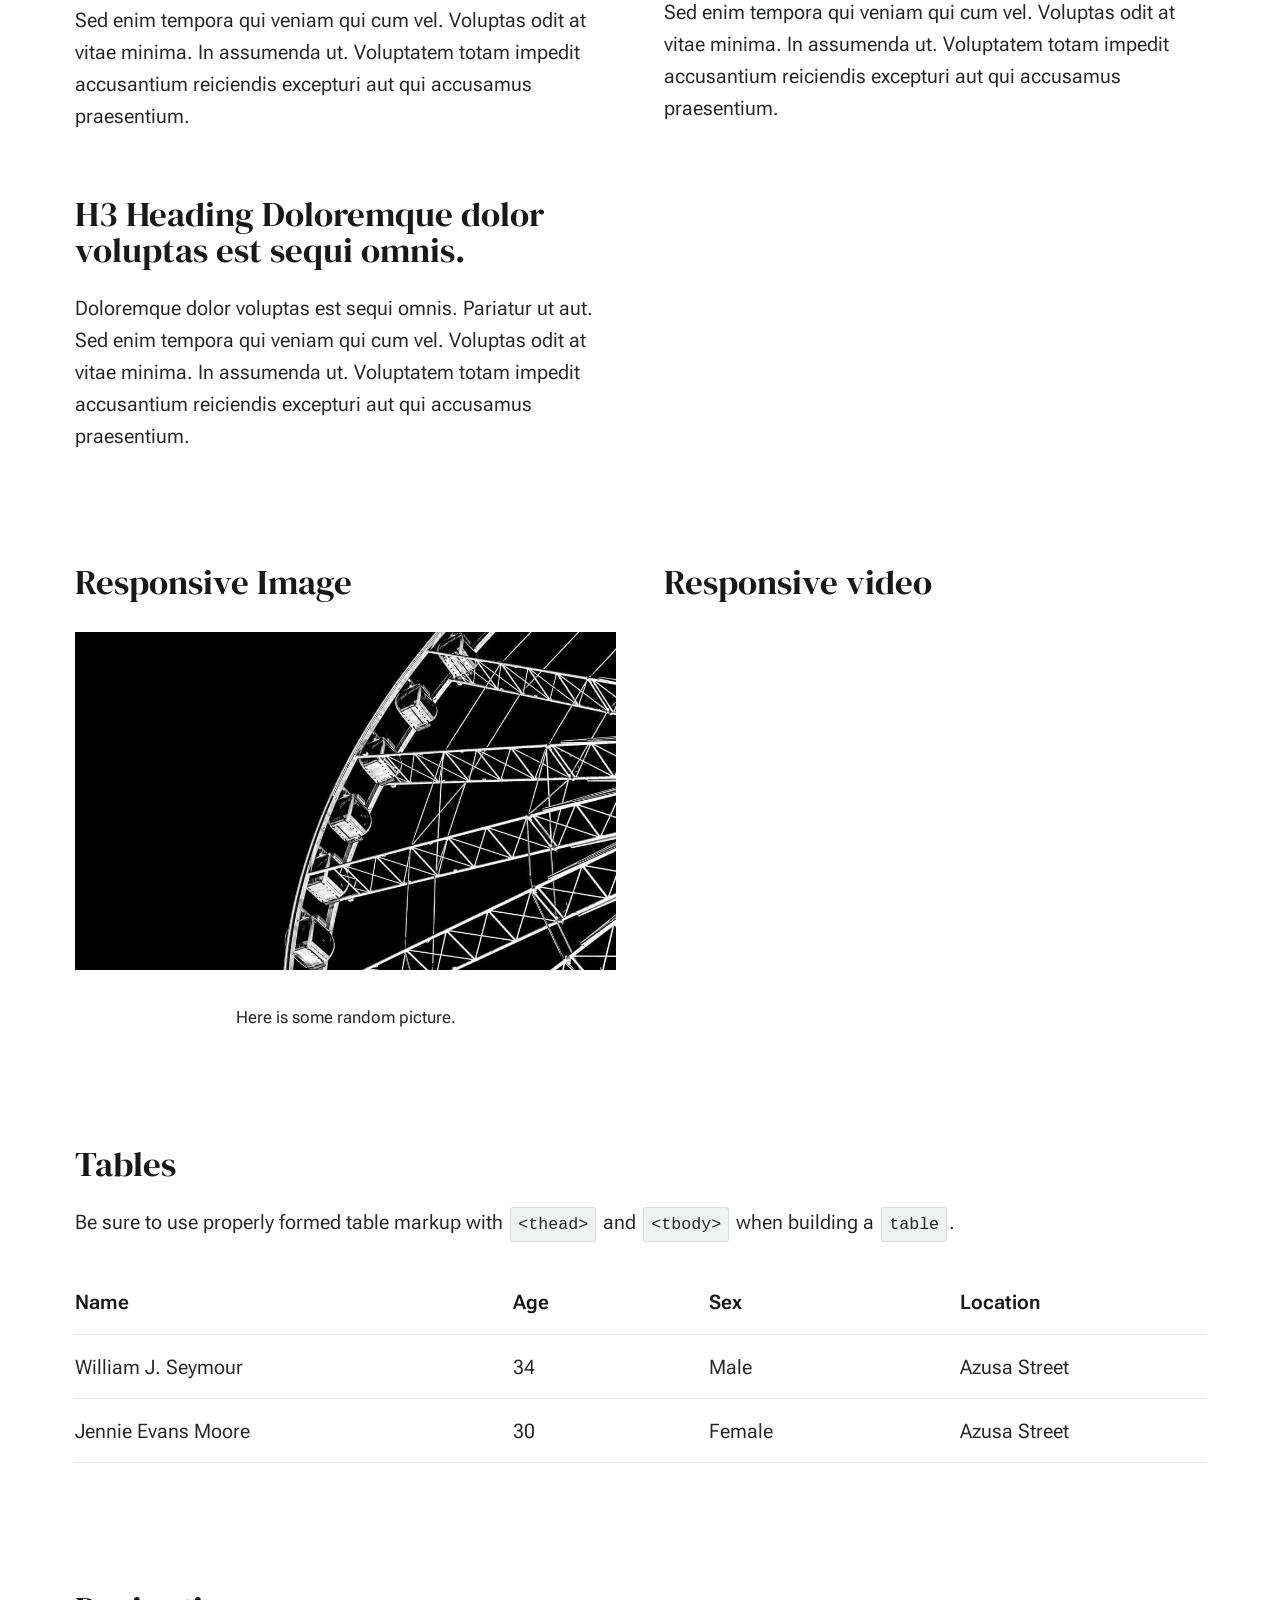
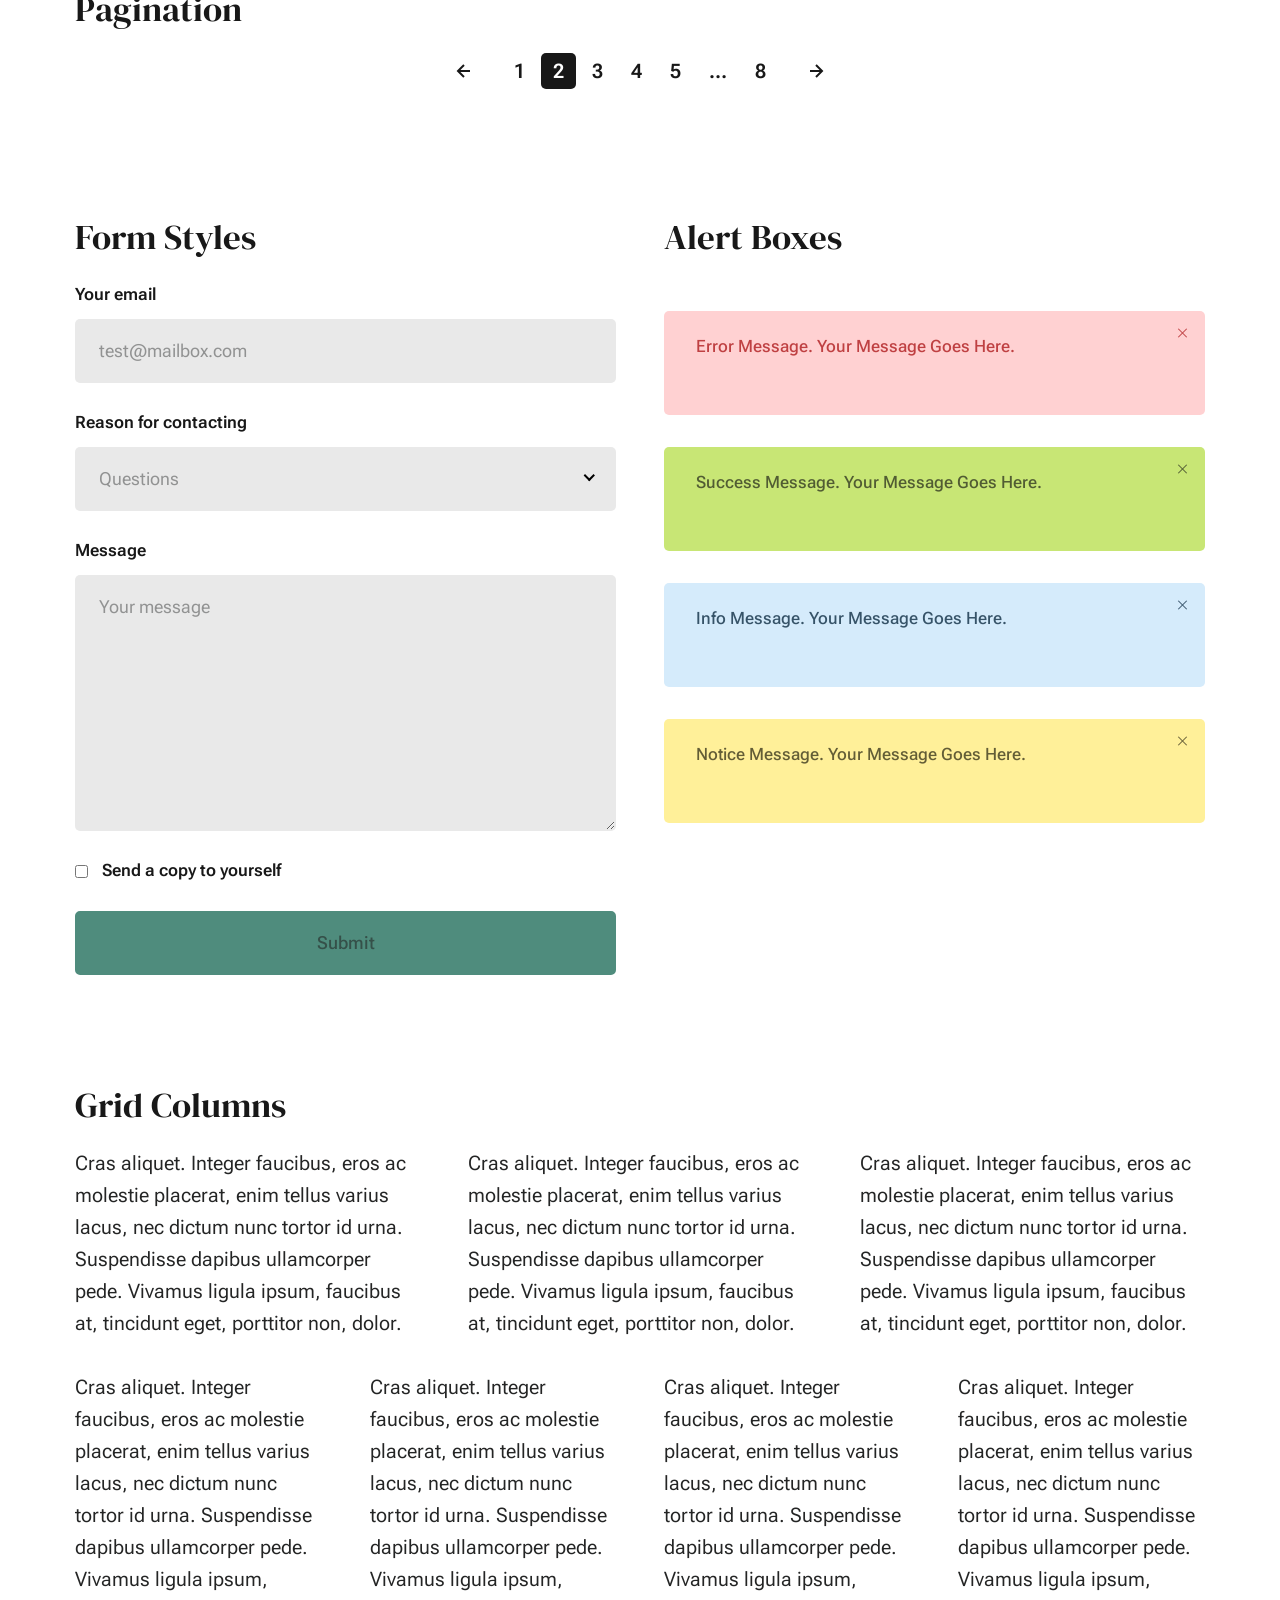
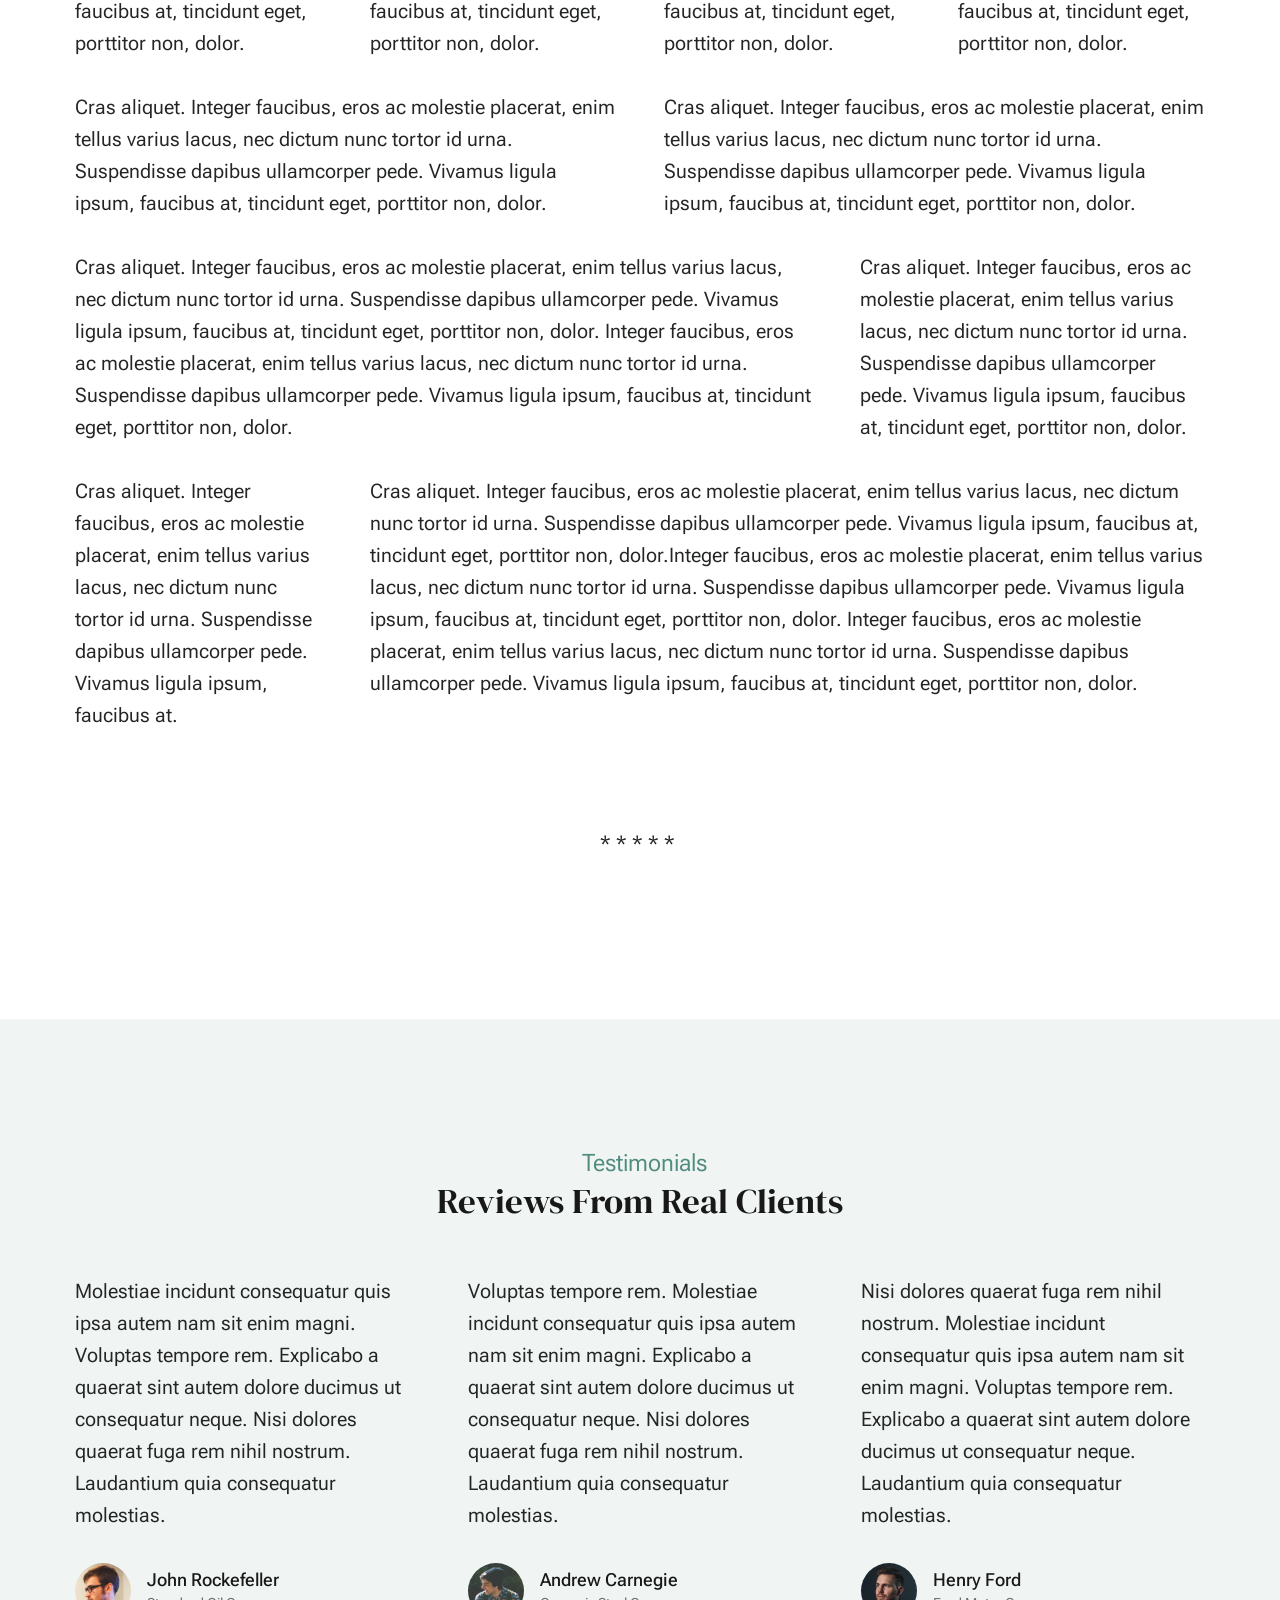
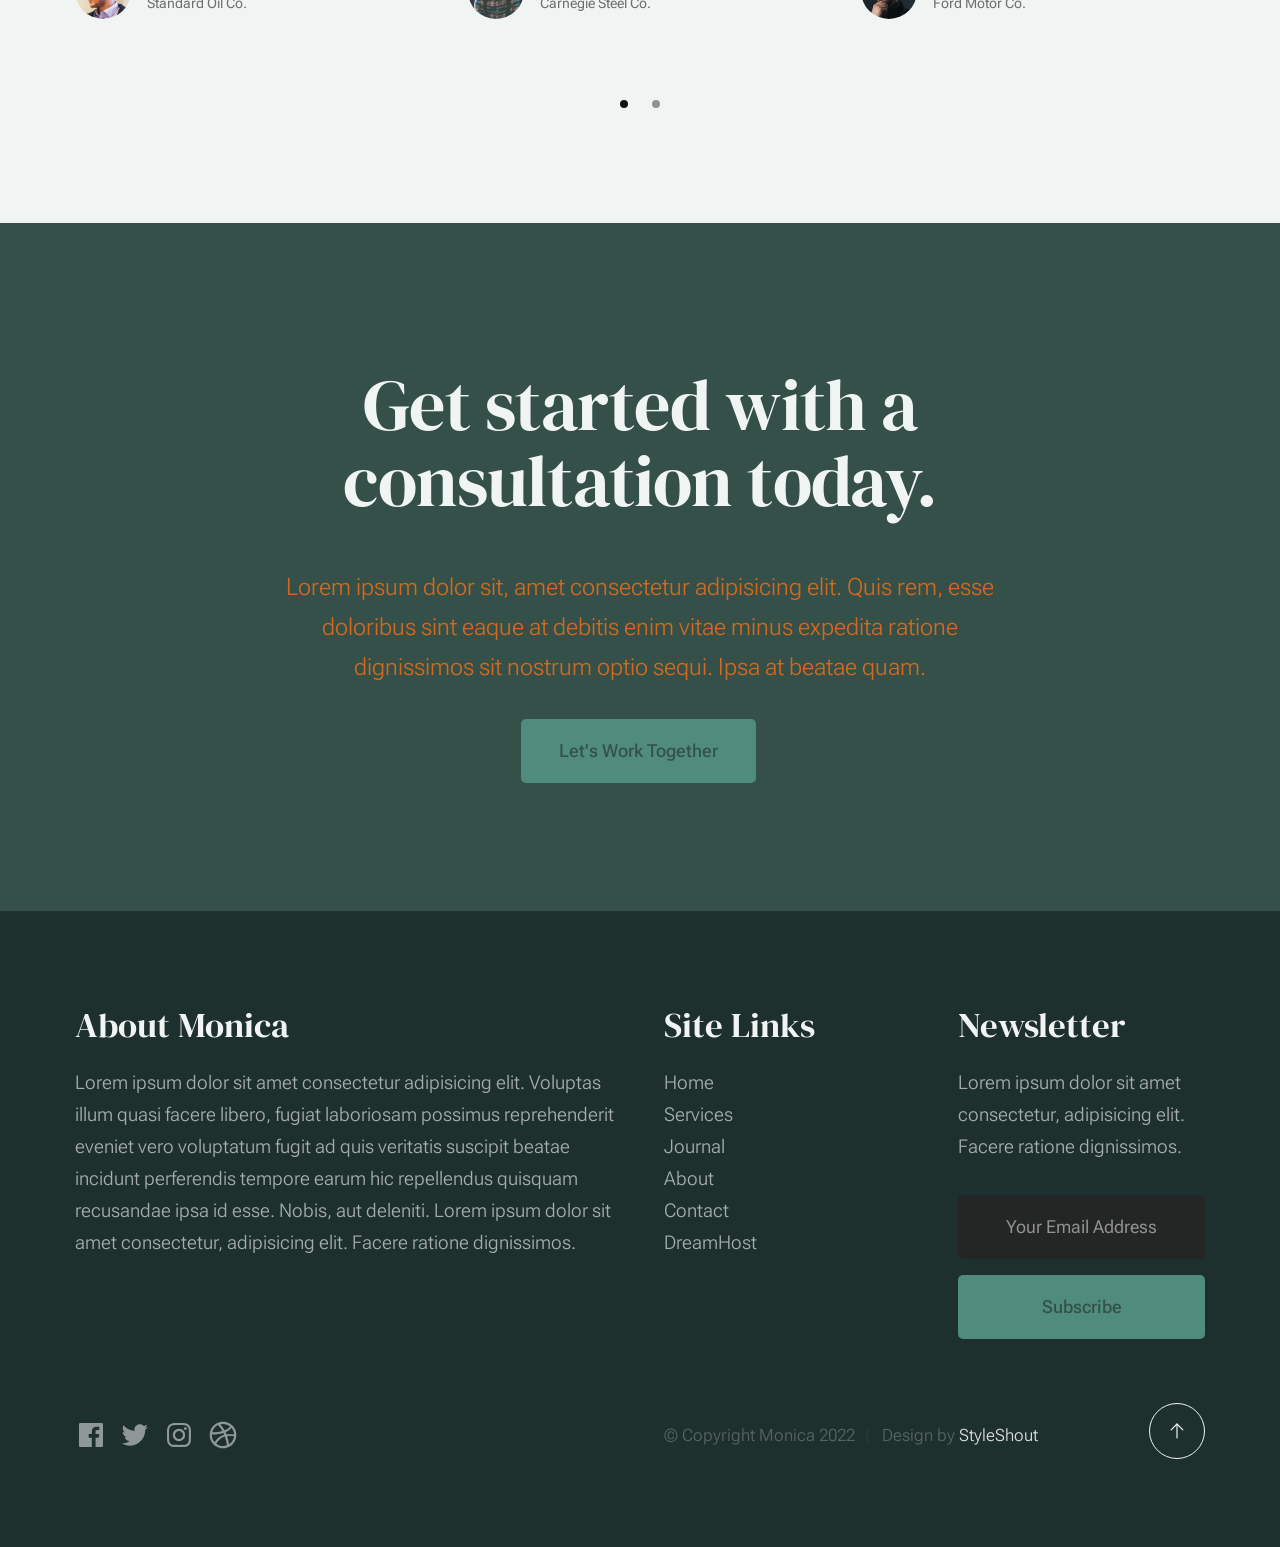
<file: styles.html>
<!DOCTYPE html>
<html lang="en" class="no-js" >
<head>

    <!--- basic page needs
    ================================================== -->
    <meta charset="utf-8">
    <meta name="viewport" content="width=device-width, initial-scale=1">
    <title>Styles - Monica</title>

    <script>
        document.documentElement.classList.remove('no-js');
        document.documentElement.classList.add('js');
    </script>

    <!-- CSS
    ================================================== -->
    <link rel="stylesheet" href="css/vendor.css">
    <link rel="stylesheet" href="css/styles.css">

    <!-- favicons
    ================================================== -->
    <link rel="apple-touch-icon" sizes="180x180" href="apple-touch-icon.png">
    <link rel="icon" type="image/png" sizes="32x32" href="favicon-32x32.png">
    <link rel="icon" type="image/png" sizes="16x16" href="favicon-16x16.png">
    <link rel="manifest" href="site.webmanifest">

</head>


<body id="top">


    <!-- preloader
    ================================================== -->
    <div id="preloader">
        <div id="loader" class="dots-fade">
            <div></div>
            <div></div>
            <div></div>
        </div>
    </div>


    <!-- page wrap
    ================================================== -->
    <div id="page" class="s-pagewrap">


        <!-- # site header 
        ================================================== -->
        <header class="s-header">

            <div class="row s-header__inner width-sixteen-col">

                <div class="s-header__block">
                    <div class="s-header__logo">
                        <a class="logo" href="index.html">
                            <img src="images/logo.svg" alt="Homepage">
                        </a>
                    </div>

                    <a class="s-header__menu-toggle" href="#0"><span>Menu</span></a>
                </div> <!-- end s-header__block -->

                <nav class="s-header__nav">
    
                    <ul class="s-header__menu-links">
                        <li><a href="about.html">About</a></li>
                        <li><a href="services.html">Services</a></li>
                        <li><a href="blog.html">Journal</a></li>
                        <li><a href="contact.html">Contact</a></li>
                    </ul> <!-- s-header__menu-links -->

                    <div class="s-header__contact">
                        <a href="contact.html" class="btn btn--primary s-header__contact-btn">Let's Work Together</a>                        
                    </div> <!-- s-header__contact -->
    
                </nav> <!-- end s-header__nav -->

            </div> <!-- end s-header__inner -->

        </header> <!-- end s-header -->


        <!-- # site main content
        ================================================== -->
        <section id="content" class="s-content">

               <section class="s-pageheader pageheader">
                    <div class="row">
                        <div class="column xl-12">
                            <h1 class="page-title">
                               Style Guide
                            </h1>                            
                        </div>
                    </div>
               </section> <!-- end pageheader --> 

               <section class="s-pagecontent pagecontent">

                    <div class="row row-x-center text-center">

                        <div class="column tab-12 xl-9">
            
                            <p class="lead">Lorem ipsum Officia elit ad tempor dolore est ex incididunt incididunt occaecat culpa deserunt 
                            sunt labore in cillum ullamco magna in Excepteur consequat in reprehenderit proident mollit incididunt officia commodo.
                            Duis ea officia sed dolor pariatur enim dolore dolore quis incididunt nulla exercitation commodo veniam et ea incididunt.
                            </p>
            
                            <hr>
                        </div>
            
                    </div> <!-- end row -->
            
                    <div class="row">
            
                        <div class="column mob-12 md-6 stack-on-900">
            
                            <h3>Paragraph and Image</h3>
            
                            <p><a href="#"><img width="120" height="120" class="u-pull-left" alt="sample-image" src="images/sample-image.jpg"></a>
                            Lorem ipsum dolor sit amet, consectetuer adipiscing elit. Donec libero. Suspendisse bibendum.Cras id urna. Morbi 
                            tincidunt, orci ac convallis aliquam, lectus turpis varius lorem, eu posuere nunc justo tempus leo. Donec mattis, 
                            purus nec placerat bibendum, dui pede condimentum odio, ac blandit ante orci ut diam. Cras fringilla magna. 
                            Phasellus suscipit, leo a pharetra condimentum, lorem tellus eleifend magna, eget fringilla velit magna id 
                            neque posuere nunc justo tempus leo. </p>
            
                            <p>
                            Lorem ipsum dolor sit amet, consectetuer adipiscing elit. Donec libero. Suspendisse bibendum. Cras id urna. 
                            Morbi tincidunt, orci ac convallis aliquam, lectus turpis varius lorem, eu posuere nunc justo tempus leo. 
                            Donec mattis, purus nec placerat bibendum, dui pede condimentumodio, ac blandit ante orci ut diam.	
                            </p>
            
                            <p>A <a href="#">link</a>,
                            <abbr title="this really isn't a very good description">abbrebation</abbr>,
                            <strong>strong text</strong>,
                            <em>em text</em>,
                            <del>deleted text</del>, and
                            <mark>this is a mark text.</mark>
                            <code>.code</code>
                            </p>
            
                        </div>
            
                        <div class="column mob-12 md-6">
            
                            <h3>Drop Caps</h3>
            
                            <p class="drop-cap">Far far away, behind the word mountains, far from the countries Vokalia and Consonantia,
                            there live the blind texts. Separated they live in Bookmarksgrove right at the coast of the
                            Semantics, a large language ocean. A small river named Duden flows by their place and supplies it with the 
                            necessary regelialia. Morbi tincidunt, orci ac convallis aliquam, lectus turpis varius lorem, 
                            euposuere nunc justo tempus leo. Donec mattis, purus nec placerat bibendum, dui pede condimentum odio, 
                            ac blandit ante orci ut diam. Cras fringilla magna. Phasellus suscipit, leo a pharetra condimentum, 
                            lorem tellus eleifend magna, eget fringilla velit magna id neque.
                            </p>
            
                            <h3>Small Print</h3>
            
                            <p><small>Lorem ipsum dolor sit amet, consectetuer adipiscing elit. Donec libero.</small></p>
                            
                    
            
                        </div>
            
                    </div> <!-- end row -->
            
                    <div class="row">
            
                        <div class="column xl-6 md-12">
            
                            <h3 class="u-add-bottom">Pull Quotes</h3>
            
                            <p>
                            Perspiciatis nemo unde et nobis modi consequatur officia amet. Ut enim 
                            tenetur provident maiores. Perspiciatis asperiores incidunt sequi 
                            quisquam. Enim aut. 
                            </p>
            
                            <figure class="pull-quote">
                                <blockquote>
                                    <p>
                                    When you look in the eyes of grace, when you meet grace, 
                                    when you embrace grace, when you see the nail prints in 
                                    grace’s hands and the fire in his eyes, when you feel his 
                                    relentless love for you - it will not motivate you to sin. 
                                    It will motivate you to righteousness.
                                    </p>
            
                                    <footer>
                                        <cite>Judah Smith</cite>
                                    </footer>
                                </blockquote>
                            </figure>
            
            
                        </div>
            
                        <div class="column xl-6 md-12">
            
                            <h3 class="h-add-bottom">Block Quotes</h3>
            
                            <blockquote cite="http://where-i-got-my-info-from.com">
                                <p>
                                For God so loved the world, that he gave his only Son, that whoever believes in 
                                him should not perish but have eternal life. For God did not send his Son into 
                                the world to condemn the world, but in order that the world might be 
                                saved through him.
                                </p>
            
                                <footer>
                                    <cite>
                                        <a href="#0">John 3:16-17 ESV</a>
                                    </cite>
                                </footer>
            
                            </blockquote>
            
                            <blockquote>
                                <p>There is a God-shaped vacuum in the heart of each man which cannot be satisfied 
                                by any created thing but only by God the Creator.</p>
            
                                <footer>
                                    <cite>Blaise Pascal</cite>
                                </footer>
            
                            </blockquote>
            
                        </div>
            
                    </div> <!-- end row -->
            
                    <div class="row u-add-half-bottom">
            
                        <div class="column xl-6 md-12">
            
                            <h3>Example Lists</h3>
            
                            <ol>
                                <li>Here is an example</li>
                                <li>of an ordered list.</li>
                                <li>A parent list item.
                                    <ul>
                                        <li>one</li>
                                        <li>two</li>
                                        <li>three</li>
                                    </ul>
                                    </li>
                                    <li>A list item.</li>
                                </ol>
            
                            <ul class="disc">
                                <li>Here is an example</li>
                                <li>of an unordered list.</li>
                            </ul>
            
                            <h3>Definition Lists</h3>
            
                            <h5>a) Multi-line Definitions (default) </h5>
            
                            <dl class="dictionary-style">
                                <dt><strong>This is a term</strong></dt>
                                    <dd>this is the definition of that term, which both live in a <code>dl</code>.</dd>
                                <dt><strong>Another Term</strong></dt>
                                    <dd>And it gets a definition too, which is this line</dd>
                                    <dd>This is a 2<sup>nd</sup> definition for a single term. A <code>dt</code> may be followed by multiple <code>dd</code>s.</dd>
                            </dl>
            
                            <h3 class="u-add-bottom">Skill Bars</h3>
            
                            <ul class="skill-bars">
                                <li>
                                <div class="progress percent90"><span>90%</span></div>
                                <strong>HTML</strong>
                                </li>
                                <li>
                                <div class="progress percent85"><span>85%</span></div>
                                <strong>CSS</strong>
                                </li>
                                <li>
                                <div class="progress percent70"><span>70%</span></div>
                                <strong>Javascript</strong>
                                </li>
                                <li>
                                <div class="progress percent95"><span>95%</span></div>
                                <strong>PHP</strong>
                                </li>
                                <li>
                                <div class="progress percent75"><span>75%</span></div>
                                <strong>Illustrator</strong>
                                </li>
                                <li>
                                <div class="progress percent90"><span>90%</span></div>
                                <strong>Figma</strong>
                                </li>
                            </ul>
            
                        </div>
            
                        <div class="column xl-6 md-12">
            
                            <h3 class="u-add-bottom">Buttons</h3>
            
                            <p>
                                <a class="btn btn--primary u-fullwidth" href="#0">Primary Button</a>
                                <a class="btn u-fullwidth" href="#0">Default Button</a>
                                <a class="btn btn--stroke u-fullwidth" href="#0">Stroke Button</a>
                            </p>
            
                            <h3>Stats Tabs</h3>
            
                            <ul class="stats-tabs">
                                <li><a href="#0">1,234 <em>Peter</em></a></li>
                                <li><a href="#0">567 <em>James</em></a></li>
                                <li><a href="#0">23,456 <em>John</em></a></li>
                                <li><a href="#0">3,456 <em>Andrew</em></a></li>
                                <li><a href="#0">456 <em>Philip</em></a></li>
                                <li><a href="#0">26 <em>Matthew</em></a></li>
                            </ul>
            
                            <h3 class="u-add-bottom">Code</h3>
            
<pre><code class="language-css">
    code {
    font-size: 1.4rem;
    margin: 0 .2rem;
    padding: .2rem .6rem;
    white-space: nowrap;
    background: #F1F1F1;
    border: 1px solid #E1E1E1;	
    border-radius: 3px;
    }
</code></pre>
            
                        </div>
            
                    </div> <!-- end row -->
            
                    <div class="row u-add-half-bottom">
            
                        <div class="column xl-6 md-12">
                                
                            <h1>H1 Heading Doloremque dolor voluptas est sequi omnis.</h1>
                            <p>Doloremque dolor voluptas est sequi omnis. Pariatur ut aut. Sed enim tempora qui veniam qui cum vel. 
                            Voluptas odit at vitae minima. In assumenda ut. Voluptatem totam impedit accusantium reiciendis excepturi aut qui accusamus praesentium.</p>
            
                            <h2>H2 Heading Doloremque dolor voluptas est sequi omnis.</h2>
                            <p>Doloremque dolor voluptas est sequi omnis. Pariatur ut aut. Sed enim tempora qui veniam qui cum vel. 
                            Voluptas odit at vitae minima. In assumenda ut. Voluptatem totam impedit accusantium reiciendis excepturi aut qui accusamus praesentium.</p>
            
                            <h3>H3 Heading Doloremque dolor voluptas est sequi omnis.</h3>
                            <p>Doloremque dolor voluptas est sequi omnis. Pariatur ut aut. Sed enim tempora qui veniam qui cum vel. 
                            Voluptas odit at vitae minima. In assumenda ut. Voluptatem totam impedit accusantium reiciendis excepturi aut qui accusamus praesentium.</p>
            
                            
                        </div>
            
                        <div class="column xl-6 md-12">
                            <h4>H4 Heading Doloremque dolor voluptas est sequi omnis.</h4>
                            <p>Doloremque dolor voluptas est sequi omnis. Pariatur ut aut. Sed enim tempora qui veniam qui cum vel. 
                            Voluptas odit at vitae minima. In assumenda ut. Voluptatem totam impedit accusantium reiciendis excepturi aut qui accusamus praesentium.</p>
            
                            <h5>H5 Heading Doloremque dolor voluptas est sequi omnis.</h5>
                            <p>Doloremque dolor voluptas est sequi omnis. Pariatur ut aut. Sed enim tempora qui veniam qui cum vel. 
                            Voluptas odit at vitae minima. In assumenda ut. Voluptatem totam impedit accusantium reiciendis excepturi aut qui accusamus praesentium.</p>
            
                            <h6>H6 Heading Doloremque dolor voluptas est sequi omnis.</h6>
                            <p>Doloremque dolor voluptas est sequi omnis. Pariatur ut aut. Sed enim tempora qui veniam qui cum vel. 
                            Voluptas odit at vitae minima. In assumenda ut. Voluptatem totam impedit accusantium reiciendis excepturi aut qui accusamus praesentium.</p>
                
                            
                        </div>
            
                    </div> <!-- end row -->
            
                    <div class="row u-add-half-bottom">
            
                        <div class="column xl-6 md-12">
            
                            <h3 class="u-add-bottom">Responsive Image</h3>
            
                            <figure>
                                <img src="images/wheel-500.jpg" 
                                srcset="images/wheel-1000.jpg 1000w, 
                                images/wheel-500.jpg 500w" 
                                sizes="(max-width: 1000px) 100vw, 1000px" alt="">
            
                                <figcaption>
                                    Here is some random picture.
                                </figcaption>
                            </figure>
            
                        </div>
            
                        <div class="column xl-6 md-12">
            
                            <h3 class="u-add-bottom">Responsive video</h3>
            
                            <div class="video-container">
                            <iframe src="https://player.vimeo.com/video/14592941?color=00a650&title=0&byline=0&portrait=0" width="500" height="281" frameborder="0" webkitallowfullscreen mozallowfullscreen allowfullscreen></iframe> 
                            </div>
            
                        </div>
                        
                    </div> <!-- end row -->
            
                    <div class="row u-add-bottom">
            
                        <div class="column xl-12">
            
                            <h3>Tables</h3>
                            <p>Be sure to use properly formed table markup with <code>&lt;thead&gt;</code> and <code>&lt;tbody&gt;</code> when building a <code>table</code>.</p>
            
                            <div class="table-responsive">
            
                                <table>
                                        <thead>
                                        <tr>
                                            <th>Name</th>
                                            <th>Age</th>
                                            <th>Sex</th>
                                            <th>Location</th>
                                        </tr>
                                        </thead>
                                        <tbody>
                                        <tr>
                                            <td>William J. Seymour</td>
                                            <td>34</td>
                                            <td>Male</td>
                                            <td>Azusa Street</td>
                                        </tr>
                                        <tr>
                                            <td>Jennie Evans Moore</td>
                                            <td>30</td>
                                            <td>Female</td>
                                            <td>Azusa Street</td>
                                        </tr>
                                        </tbody>
                                </table>
            
                            </div>
            
                        </div>
                        
                    </div> <!-- end row -->
            
                    <div class="row">
            
                        <div class="column xl-12">
                            <h3>Pagination</h3>
            
                            <nav class="pgn">
                                <ul>
                                    <li>
                                        <a class="pgn__prev" href="#0">
                                            <svg xmlns="http://www.w3.org/2000/svg" width="24" height="24" viewBox="0 0 24 24"><path d="M12.707 17.293L8.414 13H18v-2H8.414l4.293-4.293-1.414-1.414L4.586 12l6.707 6.707z"/></svg>
                                        </a>
                                    </li>
                                    <li><a class="pgn__num" href="#0">1</a></li>
                                    <li><span class="pgn__num current">2</span></li>
                                    <li><a class="pgn__num" href="#0">3</a></li>
                                    <li><a class="pgn__num" href="#0">4</a></li>
                                    <li><a class="pgn__num" href="#0">5</a></li>
                                    <li><span class="pgn__num dots">…</span></li>
                                    <li><a class="pgn__num" href="#0">8</a></li>
                                    <li>
                                        <a class="pgn__next" href="#0">
                                            <svg xmlns="http://www.w3.org/2000/svg" width="24" height="24" viewBox="0 0 24 24"><path d="M11.293 17.293l1.414 1.414L19.414 12l-6.707-6.707-1.414 1.414L15.586 11H6v2h9.586z"/></svg>
                                        </a>
                                    </li>
                                </ul>
                            </nav>
                        </div>
            
                    </div> <!-- end row -->
            
                    <div class="row">
            
                        <div class="column xl-6 md-12">
            
                            <h3 class="u-add-bottom">Form Styles</h3>
            
                            <form>
                                <div>
                                    <label for="sampleInput">Your email</label>
                                    <input class="u-fullwidth" type="email" placeholder="test@mailbox.com" id="sampleInput">
                                </div>
                                <div>
                                    <label for="sampleRecipientInput">Reason for contacting</label>
                                    <div class="ss-custom-select">
                                        <select class="u-fullwidth" id="sampleRecipientInput">
                                            <option value="Option 1">Questions</option>
                                            <option value="Option 2">Report</option>
                                            <option value="Option 3">Others</option>
                                        </select>
                                    </div>
                                </div>
                                
                                <label for="exampleMessage">Message</label>
                                <textarea class="u-fullwidth" placeholder="Your message" id="exampleMessage"></textarea>
            
                                <label class="u-add-bottom">
                                    <input type="checkbox">
                                    <span class="label-text">Send a copy to yourself</span>
                                </label>
                            
                                <input class="btn--primary u-fullwidth" type="submit" value="Submit">
                            </form>
            
                        </div>
            
                        <div class="column xl-6 md-12">
            
                            <h3>Alert Boxes</h3>
            
                            <br>
                            
                            <div class="alert-box alert-box--error">
                                <p>Error Message. Your Message Goes Here.</p>
                                <span class="alert-box__close"></span>
                            </div><!-- end error -->
                                    
                            <div class="alert-box alert-box--success">
                                <p>Success Message. Your Message Goes Here.</p>
                                <span class="alert-box__close"></span>
                            </div><!-- end success -->
                                    
                            <div class="alert-box alert-box--info">
                                <p>Info Message. Your Message Goes Here.</p>
                                <span class="alert-box__close"></span>
                            </div><!-- end info -->
                                    
                            <div class="alert-box alert-box--notice">
                                <p>Notice Message. Your Message Goes Here.</p>
                                <span class="alert-box__close"></span>
                            </div><!-- end notice -->
                        
                        </div>
            
                    </div> <!-- end row -->
            
                    <div class="row">
            
                        <div class="xl-12 column">
                        <h3 class="half-bottom">Grid Columns</h3>
                        </div>
            
                    </div> <!-- Row End-->
            
                    <!--<h4>1/3 Columns</h4>  -->
            
                    <div class="row">
            
                        <div class="xl-4 md-12 column">
                            <p>
                            Cras aliquet. Integer faucibus, eros ac molestie placerat, enim tellus varius lacus,
                            nec dictum nunc tortor id urna. Suspendisse dapibus ullamcorper pede. Vivamus ligula ipsum,
                            faucibus at, tincidunt eget, porttitor non, dolor. 
                            </p>
                        </div>
            
                        <div class="xl-4 md-12 column">
                            <p>
                            Cras aliquet. Integer faucibus, eros ac molestie placerat, enim tellus varius lacus,
                            nec dictum nunc tortor id urna. Suspendisse dapibus ullamcorper pede. Vivamus ligula ipsum,
                            faucibus at, tincidunt eget, porttitor non, dolor. 
                            </p>
                        </div>
            
                        <div class="xl-4 md-12 column">
                            <p>
                            Cras aliquet. Integer faucibus, eros ac molestie placerat, enim tellus varius lacus,
                            nec dictum nunc tortor id urna. Suspendisse dapibus ullamcorper pede. Vivamus ligula ipsum,
                            faucibus at, tincidunt eget, porttitor non, dolor. 
                            </p>
                        </div>
            
                    </div>
            
                    <!--<h4>1/4 Columns</h4>  -->
            
                    <div class="row">
            
                        <div class="xl-3 md-6 tab-12 column">
                            <p>
                            Cras aliquet. Integer faucibus, eros ac molestie placerat, enim tellus varius lacus,
                            nec dictum nunc tortor id urna. Suspendisse dapibus ullamcorper pede. Vivamus ligula ipsum,
                            faucibus at, tincidunt eget, porttitor non, dolor. 
                            </p>
                        </div>
            
                        <div class="xl-3 md-6 tab-12 column">
                            <p>
                            Cras aliquet. Integer faucibus, eros ac molestie placerat, enim tellus varius lacus,
                            nec dictum nunc tortor id urna. Suspendisse dapibus ullamcorper pede. Vivamus ligula ipsum,
                            faucibus at, tincidunt eget, porttitor non, dolor. 
                            </p>
                        </div>
            
                        <div class="xl-3 md-6 tab-12 column">
                            <p>
                            Cras aliquet. Integer faucibus, eros ac molestie placerat, enim tellus varius lacus,
                            nec dictum nunc tortor id urna. Suspendisse dapibus ullamcorper pede. Vivamus ligula ipsum,
                            faucibus at, tincidunt eget, porttitor non, dolor. 
                            </p>
                        </div>
            
                        <div class="xl-3 md-6 tab-12 column">
                            <p>
                            Cras aliquet. Integer faucibus, eros ac molestie placerat, enim tellus varius lacus,
                            nec dictum nunc tortor id urna. Suspendisse dapibus ullamcorper pede. Vivamus ligula ipsum,
                            faucibus at, tincidunt eget, porttitor non, dolor. 
                            </p>
                        </div>
            
                    </div>
            
                    <!--<h4>1/2 Columns</h4>  -->
            
                    <div class="row">
            
                        <div class="xl-6 tab-12 column">
                            <p>
                            Cras aliquet. Integer faucibus, eros ac molestie placerat, enim tellus varius lacus,
                            nec dictum nunc tortor id urna. Suspendisse dapibus ullamcorper pede. Vivamus ligula ipsum,
                            faucibus at, tincidunt eget, porttitor non, dolor. 
                            </p>
                        </div>
            
                        <div class="xl-6 tab-12 column">
                            <p>
                            Cras aliquet. Integer faucibus, eros ac molestie placerat, enim tellus varius lacus,
                            nec dictum nunc tortor id urna. Suspendisse dapibus ullamcorper pede. Vivamus ligula ipsum,
                            faucibus at, tincidunt eget, porttitor non, dolor. 
                            </p>
                        </div>
            
                    </div>
            
                    <!--<h4>2/3 Columns</h4>  -->
            
                    <div class="row">
            
                        <div class="xl-8 md-7 tab-12 column">
                            <p>
                            Cras aliquet. Integer faucibus, eros ac molestie placerat, enim tellus varius lacus,
                            nec dictum nunc tortor id urna. Suspendisse dapibus ullamcorper pede. Vivamus ligula ipsum,
                            faucibus at, tincidunt eget, porttitor non, dolor. Integer faucibus, eros ac molestie placerat, enim tellus varius lacus,
                            nec dictum nunc tortor id urna. Suspendisse dapibus ullamcorper pede. Vivamus ligula ipsum,
                            faucibus at, tincidunt eget, porttitor non, dolor.
                            </p>
                        </div>
            
                        <div class="xl-4 md-5 tab-12 column">
                            <p>
                            Cras aliquet. Integer faucibus, eros ac molestie placerat, enim tellus varius lacus,
                            nec dictum nunc tortor id urna. Suspendisse dapibus ullamcorper pede. Vivamus ligula ipsum,
                            faucibus at, tincidunt eget, porttitor non, dolor. 
                            </p>
                        </div>
            
                    </div>
            
                    <!--<h4>3/4 Columns</h4>  -->
            
                    <div class="row">
            
                        <div class="xl-3 md-5 tab-12 column">
                            <p>
                            Cras aliquet. Integer faucibus, eros ac molestie placerat, enim tellus varius lacus,
                            nec dictum nunc tortor id urna. Suspendisse dapibus ullamcorper pede. Vivamus ligula ipsum,
                            faucibus at. 
                            </p>
                        </div>
            
                        <div class="xl-9 md-7 tab-12 column">
                            <p>
                            Cras aliquet. Integer faucibus, eros ac molestie placerat, enim tellus varius lacus,
                            nec dictum nunc tortor id urna. Suspendisse dapibus ullamcorper pede. Vivamus ligula ipsum,
                            faucibus at, tincidunt eget, porttitor non, dolor.Integer faucibus, eros ac molestie placerat, enim tellus varius lacus,
                            nec dictum nunc tortor id urna. Suspendisse dapibus ullamcorper pede. Vivamus ligula ipsum,
                            faucibus at, tincidunt eget, porttitor non, dolor. Integer faucibus, eros ac molestie placerat, enim tellus varius lacus,
                            nec dictum nunc tortor id urna. Suspendisse dapibus ullamcorper pede. Vivamus ligula ipsum,
                            faucibus at, tincidunt eget, porttitor non, dolor.
                            </p>
                        </div>
            
                    </div> 
            
                    <hr class="fancy">

               </section> <!-- pagecontent -->

               <section class="s-testimonials">

                    <div class="s-testimonials__header row row-x-center text-center">
                        <div class="column xl-8 lg-12">
        
                            <p class="text-pretitle">
                            Testimonials
                            </p>
                            <h3>
                            Reviews From Real Clients
                            </h3>                        
        
                        </div>
                    </div> <!--end s-testimonials__header -->

                    <div class="row s-testimonials__content">
                        <div class="column xl-12 testimonials">

                            <div class="swiper-container testimonials__slider page-slider">

                                <div class="swiper-wrapper">
                                    <div class="testimonials__slide swiper-slide">
                                        <p>
                                        Molestiae incidunt consequatur quis ipsa autem nam sit enim magni. Voluptas tempore rem. 
                                        Explicabo a quaerat sint autem dolore ducimus ut consequatur neque. Nisi dolores quaerat fuga rem nihil nostrum.
                                        Laudantium quia consequatur molestias.
                                        </p>
                                        <div class="testimonials__author">
                                            <img src="images/avatars/user-01.jpg" alt="Author image" class="testimonials__avatar">
                                            <cite class="testimonials__cite">
                                                <strong>John Rockefeller</strong>
                                                <span>Standard Oil Co.</span>
                                            </cite>
                                        </div>
                                    </div>
                                    <div class="testimonials__slide swiper-slide">
                                        <p>
                                        Voluptas tempore rem. Molestiae incidunt consequatur quis ipsa autem nam sit enim magni. 
                                        Explicabo a quaerat sint autem dolore ducimus ut consequatur neque. Nisi dolores quaerat fuga rem nihil nostrum.
                                        Laudantium quia consequatur molestias.
                                        </p>
                                        <div class="testimonials__author">
                                            <img src="images/avatars/user-04.jpg" alt="Author image" class="testimonials__avatar">
                                            <cite class="testimonials__cite">
                                                <strong>Andrew Carnegie</strong>
                                                <span>Carnegie Steel Co.</span>
                                            </cite>
                                        </div>
                                    </div>
                                    <div class="testimonials__slide swiper-slide">
                                        <p>
                                        Nisi dolores quaerat fuga rem nihil nostrum. Molestiae incidunt consequatur quis ipsa autem nam sit enim magni. 
                                        Voluptas tempore rem. Explicabo a quaerat sint autem dolore ducimus ut consequatur neque. 
                                        Laudantium quia consequatur molestias.
                                        </p>
                                        <div class="testimonials__author">
                                            <img src="images/avatars/user-06.jpg" alt="Author image" class="testimonials__avatar">
                                            <cite class="testimonials__cite">
                                                <strong>Henry Ford</strong>
                                                <span>Ford Motor Co.</span>
                                            </cite>
                                        </div>
                                    </div>
                                    <div class="testimonials__slide swiper-slide">
                                        <p>
                                        Molestiae incidunt consequatur quis ipsa autem nam sit enim magni. Voluptas tempore rem. 
                                        Explicabo a quaerat sint autem dolore ducimus ut consequatur neque. Nisi dolores quaerat fuga rem nihil nostrum.
                                        Laudantium quia consequatur molestias.
                                        </p>
                                        <div class="testimonials__author">
                                            <img src="images/avatars/user-02.jpg" alt="Author image" class="testimonials__avatar">
                                            <cite class="testimonials__cite">
                                                <strong>John Morgan</strong>
                                                <span>JP Morgan & Co.</span>
                                            </cite>
                                        </div>
                                    </div> 
                                </div> <!-- end swiper-wrapper --> 

                                <div class="swiper-pagination"></div>

                            </div> <!--end testimonials__slider --> 

                        </div> <!-- testimonials -->
                    </div> <!--end s-testimonials__content -->

               </section> <!-- end s-testimonials -->

        </section> <!-- s-content-->

        <!-- # cta
        ================================================== -->
        <section id="cta" class="s-cta">

            <div class="row row-x-center text-center">
                <div class="column xl-8 lg-12">

                    <div class="s-cta__content">
                        <h2 class="text-display-title">
                        Get started with a consultation today.
                        </h2>
                        <p class="lead">
                        Lorem ipsum dolor sit, amet consectetur adipisicing elit. Quis rem, esse doloribus sint eaque at debitis enim vitae minus expedita ratione dignissimos sit nostrum optio sequi. Ipsa at beatae quam.
                        </p>
                        <a href="contact.html" class="btn btn--primary">Let's Work Together</a>
                    </div>

                </div>
            </div>

        </section> <!-- end s-cta -->


        <!-- # footer 
        ================================================== -->
        <footer class="s-footer">
            <div class="row s-footer__content">
                <div class="column xl-6 lg-6 md-12 s-footer__block s-footer__about">                    
                    <h3>About Monica</h3>
                    <p>
                    Lorem ipsum dolor sit amet consectetur adipisicing elit. Voluptas illum quasi facere libero, 
                    fugiat laboriosam possimus reprehenderit eveniet vero voluptatum fugit ad quis veritatis suscipit beatae 
                    incidunt perferendis tempore earum hic repellendus quisquam recusandae ipsa id esse. Nobis, aut deleniti.
                    Lorem ipsum dolor sit amet consectetur, adipisicing elit. Facere ratione dignissimos.
                    </p>               
                </div>                
                <div class="column xl-3 lg-6 md-12 s-footer__block s-footer__site-links">
                    <h3>Site Links</h3>
                    <ul class="link-list">
                        <li><a href="index.html">Home</a></li>
                        <li><a href="services.html">Services</a></li>
                        <li><a href="blog.html">Journal</a></li>
                        <li><a href="about.html">About</a></li>
                        <li><a href="contact.html">Contact</a></li>
                        <li><a href="https://www.dreamhost.com/r.cgi?287326">DreamHost</a></li>
                    </ul>
                </div>
                <div class="column xl-3 lg-6 md-12 tab-12 s-footer__block s-footer__newsletter">
                    <h3>Newsletter</h3>

                    <p>
                    Lorem ipsum dolor sit amet consectetur, adipisicing elit. Facere ratione dignissimos.
                    </p>

                    <div class="subscribe-form">
                        <form id="mc-form" class="mc-form">
                            <input type="email" name="EMAIL" id="mce-EMAIL" class="u-fullwidth text-center" placeholder="Your Email Address" title="The domain portion of the email address is invalid (the portion after the @)." pattern="^([^\x00-\x20\x22\x28\x29\x2c\x2e\x3a-\x3c\x3e\x40\x5b-\x5d\x7f-\xff]+|\x22([^\x0d\x22\x5c\x80-\xff]|\x5c[\x00-\x7f])*\x22)(\x2e([^\x00-\x20\x22\x28\x29\x2c\x2e\x3a-\x3c\x3e\x40\x5b-\x5d\x7f-\xff]+|\x22([^\x0d\x22\x5c\x80-\xff]|\x5c[\x00-\x7f])*\x22))*\x40([^\x00-\x20\x22\x28\x29\x2c\x2e\x3a-\x3c\x3e\x40\x5b-\x5d\x7f-\xff]+|\x5b([^\x0d\x5b-\x5d\x80-\xff]|\x5c[\x00-\x7f])*\x5d)(\x2e([^\x00-\x20\x22\x28\x29\x2c\x2e\x3a-\x3c\x3e\x40\x5b-\x5d\x7f-\xff]+|\x5b([^\x0d\x5b-\x5d\x80-\xff]|\x5c[\x00-\x7f])*\x5d))*(\.\w{2,})+$" required>
                            <input type="submit" name="subscribe" value="Subscribe" class="btn btn--primary btn--small u-fullwidth">
                            <!-- <div style="position: absolute; left: -5000px;" aria-hidden="true"><input type="text" name="b_cdb7b577e41181934ed6a6a44_9a91cfe7b3" tabindex="-1" value=""></div> -->
                            <div class="mc-status"></div>
                        </form>
                    </div>
                </div>
            </div>    
            
            <div class="row s-footer__bottom">
                <div class="column xl-6 lg-12">
                    <ul class="s-footer__social social-list">
                        <li>
                            <a href="#0">
                                <svg xmlns="http://www.w3.org/2000/svg" width="24" height="24" viewBox="0 0 24 24" style="fill:rgba(0, 0, 0, 1);transform:;-ms-filter:"><path d="M20,3H4C3.447,3,3,3.448,3,4v16c0,0.552,0.447,1,1,1h8.615v-6.96h-2.338v-2.725h2.338v-2c0-2.325,1.42-3.592,3.5-3.592 c0.699-0.002,1.399,0.034,2.095,0.107v2.42h-1.435c-1.128,0-1.348,0.538-1.348,1.325v1.735h2.697l-0.35,2.725h-2.348V21H20 c0.553,0,1-0.448,1-1V4C21,3.448,20.553,3,20,3z"></path></svg>
                                <span class="u-screen-reader-text">Facebook</span>
                            </a>
                        </li>
                        <li>
                            <a href="#0">
                                <svg xmlns="http://www.w3.org/2000/svg" width="24" height="24" viewBox="0 0 24 24" style="fill:rgba(0, 0, 0, 1);transform:;-ms-filter:"><path d="M19.633,7.997c0.013,0.175,0.013,0.349,0.013,0.523c0,5.325-4.053,11.461-11.46,11.461c-2.282,0-4.402-0.661-6.186-1.809 c0.324,0.037,0.636,0.05,0.973,0.05c1.883,0,3.616-0.636,5.001-1.721c-1.771-0.037-3.255-1.197-3.767-2.793 c0.249,0.037,0.499,0.062,0.761,0.062c0.361,0,0.724-0.05,1.061-0.137c-1.847-0.374-3.23-1.995-3.23-3.953v-0.05 c0.537,0.299,1.16,0.486,1.82,0.511C3.534,9.419,2.823,8.184,2.823,6.787c0-0.748,0.199-1.434,0.548-2.032 c1.983,2.443,4.964,4.04,8.306,4.215c-0.062-0.3-0.1-0.611-0.1-0.923c0-2.22,1.796-4.028,4.028-4.028 c1.16,0,2.207,0.486,2.943,1.272c0.91-0.175,1.782-0.512,2.556-0.973c-0.299,0.935-0.936,1.721-1.771,2.22 c0.811-0.088,1.597-0.312,2.319-0.624C21.104,6.712,20.419,7.423,19.633,7.997z"></path></svg>
                                <span class="u-screen-reader-text">Twitter</span>
                            </a>
                        </li>
                        <li>
                            <a href="#0">
                                <svg xmlns="http://www.w3.org/2000/svg" width="24" height="24" viewBox="0 0 24 24" style="fill:rgba(0, 0, 0, 1);transform:;-ms-filter:"><path d="M11.999,7.377c-2.554,0-4.623,2.07-4.623,4.623c0,2.554,2.069,4.624,4.623,4.624c2.552,0,4.623-2.07,4.623-4.624 C16.622,9.447,14.551,7.377,11.999,7.377L11.999,7.377z M11.999,15.004c-1.659,0-3.004-1.345-3.004-3.003 c0-1.659,1.345-3.003,3.004-3.003s3.002,1.344,3.002,3.003C15.001,13.659,13.658,15.004,11.999,15.004L11.999,15.004z"></path><circle cx="16.806" cy="7.207" r="1.078"></circle><path d="M20.533,6.111c-0.469-1.209-1.424-2.165-2.633-2.632c-0.699-0.263-1.438-0.404-2.186-0.42 c-0.963-0.042-1.268-0.054-3.71-0.054s-2.755,0-3.71,0.054C7.548,3.074,6.809,3.215,6.11,3.479C4.9,3.946,3.945,4.902,3.477,6.111 c-0.263,0.7-0.404,1.438-0.419,2.186c-0.043,0.962-0.056,1.267-0.056,3.71c0,2.442,0,2.753,0.056,3.71 c0.015,0.748,0.156,1.486,0.419,2.187c0.469,1.208,1.424,2.164,2.634,2.632c0.696,0.272,1.435,0.426,2.185,0.45 c0.963,0.042,1.268,0.055,3.71,0.055s2.755,0,3.71-0.055c0.747-0.015,1.486-0.157,2.186-0.419c1.209-0.469,2.164-1.424,2.633-2.633 c0.263-0.7,0.404-1.438,0.419-2.186c0.043-0.962,0.056-1.267,0.056-3.71s0-2.753-0.056-3.71C20.941,7.57,20.801,6.819,20.533,6.111z M19.315,15.643c-0.007,0.576-0.111,1.147-0.311,1.688c-0.305,0.787-0.926,1.409-1.712,1.711c-0.535,0.199-1.099,0.303-1.67,0.311 c-0.95,0.044-1.218,0.055-3.654,0.055c-2.438,0-2.687,0-3.655-0.055c-0.569-0.007-1.135-0.112-1.669-0.311 c-0.789-0.301-1.414-0.923-1.719-1.711c-0.196-0.534-0.302-1.099-0.311-1.669c-0.043-0.95-0.053-1.218-0.053-3.654 c0-2.437,0-2.686,0.053-3.655c0.007-0.576,0.111-1.146,0.311-1.687c0.305-0.789,0.93-1.41,1.719-1.712 c0.534-0.198,1.1-0.303,1.669-0.311c0.951-0.043,1.218-0.055,3.655-0.055c2.437,0,2.687,0,3.654,0.055 c0.571,0.007,1.135,0.112,1.67,0.311c0.786,0.303,1.407,0.925,1.712,1.712c0.196,0.534,0.302,1.099,0.311,1.669 c0.043,0.951,0.054,1.218,0.054,3.655c0,2.436,0,2.698-0.043,3.654H19.315z"></path></svg>
                                <span class="u-screen-reader-text">Instagram</span>
                            </a>
                        </li>
                        <li>
                            <a href="#0">
                                <svg xmlns="http://www.w3.org/2000/svg" width="24" height="24" viewBox="0 0 24 24" style="fill: rgba(0, 0, 0, 1);transform: ;msFilter:;"><path d="M20.66 6.98a9.932 9.932 0 0 0-3.641-3.64C15.486 2.447 13.813 2 12 2s-3.486.447-5.02 1.34c-1.533.893-2.747 2.107-3.64 3.64S2 10.187 2 12s.446 3.487 1.34 5.02a9.924 9.924 0 0 0 3.641 3.64C8.514 21.553 10.187 22 12 22s3.486-.447 5.02-1.34a9.932 9.932 0 0 0 3.641-3.64C21.554 15.487 22 13.813 22 12s-.446-3.487-1.34-5.02zM12 3.66c2 0 3.772.64 5.32 1.919-.92 1.174-2.286 2.14-4.1 2.9-1.002-1.813-2.088-3.327-3.261-4.54A7.715 7.715 0 0 1 12 3.66zM5.51 6.8a8.116 8.116 0 0 1 2.711-2.22c1.212 1.201 2.325 2.7 3.34 4.5-2 .6-4.114.9-6.341.9-.573 0-1.006-.013-1.3-.04A8.549 8.549 0 0 1 5.51 6.8zM3.66 12c0-.054.003-.12.01-.2.007-.08.01-.146.01-.2.254.014.641.02 1.161.02 2.666 0 5.146-.367 7.439-1.1.187.373.381.793.58 1.26-1.32.293-2.674 1.006-4.061 2.14S6.4 16.247 5.76 17.5c-1.4-1.587-2.1-3.42-2.1-5.5zM12 20.34c-1.894 0-3.594-.587-5.101-1.759.601-1.187 1.524-2.322 2.771-3.401 1.246-1.08 2.483-1.753 3.71-2.02a29.441 29.441 0 0 1 1.56 6.62 8.166 8.166 0 0 1-2.94.56zm7.08-3.96a8.351 8.351 0 0 1-2.58 2.621c-.24-2.08-.7-4.107-1.379-6.081.932-.066 1.765-.1 2.5-.1.799 0 1.686.034 2.659.1a8.098 8.098 0 0 1-1.2 3.46zm-1.24-5c-1.16 0-2.233.047-3.22.14a27.053 27.053 0 0 0-.68-1.62c2.066-.906 3.532-2.006 4.399-3.3 1.2 1.414 1.854 3.027 1.96 4.84-.812-.04-1.632-.06-2.459-.06z"></path></svg>
                                <span class="u-screen-reader-text">Dribbble</span>
                            </a>
                        </li>
                    </ul> <!-- end s-footer__social -->
                </div>
                <div class="column xl-6 lg-12">
                    <p class="ss-copyright">
                        <span>© Copyright Monica 2022</span> 
                        <span>Design by <a href="https://www.styleshout.com/">StyleShout</a></span>
                    </p>
                </div>

                <div class="ss-go-top">
                    <a class="smoothscroll" title="Back to Top" href="#top">
                        <svg xmlns="http://www.w3.org/2000/svg" viewBox="0 0 24 24" width="36" height="36" fill="none" stroke="#ffffff" stroke-width="1" stroke-linecap="round" stroke-linejoin="round">&lt;!--!  Atomicons Free 1.00 by @atisalab License - https://atomicons.com/license/ (Icons: CC BY 4.0) Copyright 2021 Atomicons --&gt;<polyline points="17 11 12 6 7 11"></polyline><line x1="12" y1="18" x2="12" y2="6"></line></svg>
                    </a>
                </div> <!-- end ss-go-top -->
            </div>
            
        </footer> <!-- end s-footer -->

    </div> <!-- end page-wrap -->

    <!-- Java Script
    ================================================== -->
    <script src="js/plugins.js"></script>
    <script src="js/main.js"></script>

</body>
</html>
</file>
<file: css/vendor.css>
/* ===================================================================
 * Monica Third-party Stylesheets
 * Template Ver. 1.0.0
 * 12-13-2022
 * -------------------------------------------------------------------
 *
 * TOC:
 * # PrismJS
 * # Swiper
 *
 * ------------------------------------------------------------------- */


/* ===================================================================
 * # PrismJS 1.20.0
 *   https://prismjs.com/download.html#themes=prism-okaidia&languages=markup+css+clike+javascript+markup-templating+php 
 *   
 *   okaidia theme for JavaScript, CSS and HTML
 *   Loosely based on Monokai textmate theme by http://www.monokai.nl/
 *   @author ocodia
 * ------------------------------------------------------------------- */
code[class*=language-],
pre[class*=language-] {
  color          : #f8f8f2;
  background     : none;
  text-shadow    : 0 1px rgba(0, 0, 0, 0.3);
  font-family    : var(--font-mono);
  font-size      : calc(var(--text-size) * 0.9444);
  text-align     : left;
  white-space    : pre;
  word-spacing   : normal;
  word-break     : normal;
  word-wrap      : normal;
  line-height    : var(--vspace-1);
  -moz-tab-size  : 4;
  -o-tab-size    : 4;
  tab-size       : 4;
  -webkit-hyphens: none;
  -ms-hyphens    : none;
  hyphens        : none;
}

/* Code blocks */
pre[class*=language-] {
  padding : var(--vspace-0_5) 0 var(--vspace-1);
  margin  : var(--vspace-1) 0;
  overflow: auto;
}

:not(pre)>code[class*=language-],
pre[class*=language-] {
  background: #272822;
}

/* Inline code */
:not(pre)>code[class*=language-] {
  padding    : 0.1em;
  white-space: normal;
}

.token.comment,
.token.prolog,
.token.doctype,
.token.cdata {
  color: slategray;
}

.token.punctuation {
  color: #f8f8f2;
}

.token.namespace {
  opacity: 0.7;
}

.token.property,
.token.tag,
.token.constant,
.token.symbol,
.token.deleted {
  color: #f92672;
}

.token.boolean,
.token.number {
  color: #ae81ff;
}

.token.selector,
.token.attr-name,
.token.string,
.token.char,
.token.builtin,
.token.inserted {
  color: #a6e22e;
}

.token.operator,
.token.entity,
.token.url,
.language-css .token.string,
.style .token.string,
.token.variable {
  color: #f8f8f2;
}

.token.atrule,
.token.attr-value,
.token.function,
.token.class-name {
  color: #e6db74;
}

.token.keyword {
  color: #66d9ef;
}

.token.regex,
.token.important {
  color: #fd971f;
}

.token.important,
.token.bold {
  font-weight: bold;
}

.token.italic {
  font-style: italic;
}

.token.entity {
  cursor: help;
}



/* ===================================================================
 * # Swiper 6.4.5
 *   Most modern mobile touch slider and framework with hardware accelerated transitions
 *   https://swiperjs.com
 *
 *   Copyright 2014-2020 Vladimir Kharlampidi
 *
 *   Released under the MIT License
 *
 *   Released on: December 18, 2020
 * ------------------------------------------------------------------- */
@font-face {
  font-family: "swiper-icons";
  src        : url("data:application/font-woff;charset=utf-8;base64, [base64]//wADZ2x5ZgAAAywAAADMAAAD2MHtryVoZWFkAAABbAAAADAAAAA2E2+eoWhoZWEAAAGcAAAAHwAAACQC9gDzaG10eAAAAigAAAAZAAAArgJkABFsb2NhAAAC0AAAAFoAAABaFQAUGG1heHAAAAG8AAAAHwAAACAAcABAbmFtZQAAA/gAAAE5AAACXvFdBwlwb3N0AAAFNAAAAGIAAACE5s74hXjaY2BkYGAAYpf5Hu/j+W2+MnAzMYDAzaX6QjD6/4//Bxj5GA8AuRwMYGkAPywL13jaY2BkYGA88P8Agx4j+/8fQDYfA1AEBWgDAIB2BOoAeNpjYGRgYNBh4GdgYgABEMnIABJzYNADCQAACWgAsQB42mNgYfzCOIGBlYGB0YcxjYGBwR1Kf2WQZGhhYGBiYGVmgAFGBiQQkOaawtDAoMBQxXjg/wEGPcYDDA4wNUA2CCgwsAAAO4EL6gAAeNpj2M0gyAACqxgGNWBkZ2D4/wMA+xkDdgAAAHjaY2BgYGaAYBkGRgYQiAHyGMF8FgYHIM3DwMHABGQrMOgyWDLEM1T9/w8UBfEMgLzE////P/5//f/V/xv+r4eaAAeMbAxwIUYmIMHEgKYAYjUcsDAwsLKxc3BycfPw8jEQA/[base64]/uznmfPFBNODM2K7MTQ45YEAZqGP81AmGGcF3iPqOop0r1SPTaTbVkfUe4HXj97wYE+yNwWYxwWu4v1ugWHgo3S1XdZEVqWM7ET0cfnLGxWfkgR42o2PvWrDMBSFj/IHLaF0zKjRgdiVMwScNRAoWUoH78Y2icB/yIY09An6AH2Bdu/UB+yxopYshQiEvnvu0dURgDt8QeC8PDw7Fpji3fEA4z/PEJ6YOB5hKh4dj3EvXhxPqH/SKUY3rJ7srZ4FZnh1PMAtPhwP6fl2PMJMPDgeQ4rY8YT6Gzao0eAEA409DuggmTnFnOcSCiEiLMgxCiTI6Cq5DZUd3Qmp10vO0LaLTd2cjN4fOumlc7lUYbSQcZFkutRG7g6JKZKy0RmdLY680CDnEJ+UMkpFFe1RN7nxdVpXrC4aTtnaurOnYercZg2YVmLN/d/gczfEimrE/fs/bOuq29Zmn8tloORaXgZgGa78yO9/cnXm2BpaGvq25Dv9S4E9+5SIc9PqupJKhYFSSl47+Qcr1mYNAAAAeNptw0cKwkAAAMDZJA8Q7OUJvkLsPfZ6zFVERPy8qHh2YER+3i/BP83vIBLLySsoKimrqKqpa2hp6+jq6RsYGhmbmJqZSy0sraxtbO3sHRydnEMU4uR6yx7JJXveP7WrDycAAAAAAAH//wACeNpjYGRgYOABYhkgZgJCZgZNBkYGLQZtIJsFLMYAAAw3ALgAeNolizEKgDAQBCchRbC2sFER0YD6qVQiBCv/H9ezGI6Z5XBAw8CBK/m5iQQVauVbXLnOrMZv2oLdKFa8Pjuru2hJzGabmOSLzNMzvutpB3N42mNgZGBg4GKQYzBhYMxJLMlj4GBgAYow/P/PAJJhLM6sSoWKfWCAAwDAjgbRAAB42mNgYGBkAIIbCZo5IPrmUn0hGA0AO8EFTQAA") format("woff");
  font-weight: 400;
  font-style : normal;
}

:root {
  --swiper-theme-color: #007aff;
}

.swiper-container {
  margin-left : auto;
  margin-right: auto;
  position    : relative;
  overflow    : hidden;
  list-style  : none;
  padding     : 0;
  /* Fix of Webkit flickering */
  z-index     : 1;
}

.swiper-container-vertical>.swiper-wrapper {
  flex-direction: column;
}

.swiper-wrapper {
  position           : relative;
  width              : 100%;
  height             : 100%;
  z-index            : 1;
  display            : flex;
  transition-property: transform;
  box-sizing         : content-box;
}

.swiper-container-android .swiper-slide,
.swiper-wrapper {
  transform: translate3d(0px, 0, 0);
}

.swiper-container-multirow>.swiper-wrapper {
  flex-wrap: wrap;
}

.swiper-container-multirow-column>.swiper-wrapper {
  flex-wrap     : wrap;
  flex-direction: column;
}

.swiper-container-free-mode>.swiper-wrapper {
  transition-timing-function: ease-out;
  margin                    : 0 auto;
}

.swiper-slide {
  flex-shrink        : 0;
  width              : 100%;
  height             : 100%;
  position           : relative;
  transition-property: transform;
}

.swiper-slide-invisible-blank {
  visibility: hidden;
}

/* Auto Height */
.swiper-container-autoheight,
.swiper-container-autoheight .swiper-slide {
  height: auto;
}

.swiper-container-autoheight .swiper-wrapper {
  align-items        : flex-start;
  transition-property: transform, height;
}

/* 3D Effects */
.swiper-container-3d {
  perspective: 1200px;
}

.swiper-container-3d .swiper-wrapper,
.swiper-container-3d .swiper-slide,
.swiper-container-3d .swiper-slide-shadow-left,
.swiper-container-3d .swiper-slide-shadow-right,
.swiper-container-3d .swiper-slide-shadow-top,
.swiper-container-3d .swiper-slide-shadow-bottom,
.swiper-container-3d .swiper-cube-shadow {
  transform-style: preserve-3d;
}

.swiper-container-3d .swiper-slide-shadow-left,
.swiper-container-3d .swiper-slide-shadow-right,
.swiper-container-3d .swiper-slide-shadow-top,
.swiper-container-3d .swiper-slide-shadow-bottom {
  position      : absolute;
  left          : 0;
  top           : 0;
  width         : 100%;
  height        : 100%;
  pointer-events: none;
  z-index       : 10;
}

.swiper-container-3d .swiper-slide-shadow-left {
  background-image: linear-gradient(to left, rgba(0, 0, 0, 0.5), rgba(0, 0, 0, 0));
}

.swiper-container-3d .swiper-slide-shadow-right {
  background-image: linear-gradient(to right, rgba(0, 0, 0, 0.5), rgba(0, 0, 0, 0));
}

.swiper-container-3d .swiper-slide-shadow-top {
  background-image: linear-gradient(to top, rgba(0, 0, 0, 0.5), rgba(0, 0, 0, 0));
}

.swiper-container-3d .swiper-slide-shadow-bottom {
  background-image: linear-gradient(to bottom, rgba(0, 0, 0, 0.5), rgba(0, 0, 0, 0));
}

/* CSS Mode */
.swiper-container-css-mode>.swiper-wrapper {
  overflow          : auto;
  scrollbar-width   : none;
  /* For Firefox */
  -ms-overflow-style: none;
  /* For Internet Explorer and Edge */
}

.swiper-container-css-mode>.swiper-wrapper::-webkit-scrollbar {
  display: none;
}

.swiper-container-css-mode>.swiper-wrapper>.swiper-slide {
  scroll-snap-align: start start;
}

.swiper-container-horizontal.swiper-container-css-mode>.swiper-wrapper {
  -ms-scroll-snap-type: x mandatory;
  scroll-snap-type    : x mandatory;
}

.swiper-container-vertical.swiper-container-css-mode>.swiper-wrapper {
  -ms-scroll-snap-type: y mandatory;
  scroll-snap-type    : y mandatory;
}

:root {
  --swiper-navigation-size   : 44px;
  /*
    --swiper-navigation-color: var(--swiper-theme-color);
    */
}

.swiper-button-prev,
.swiper-button-next {
  position       : absolute;
  top            : 50%;
  width          : calc(var(--swiper-navigation-size) / 44 * 27);
  height         : var(--swiper-navigation-size);
  margin-top     : calc(-1 * var(--swiper-navigation-size) / 2);
  z-index        : 10;
  cursor         : pointer;
  display        : flex;
  align-items    : center;
  justify-content: center;
  color          : var(--swiper-navigation-color, var(--swiper-theme-color));
}

.swiper-button-prev.swiper-button-disabled,
.swiper-button-next.swiper-button-disabled {
  opacity       : 0.35;
  cursor        : auto;
  pointer-events: none;
}

.swiper-button-prev:after,
.swiper-button-next:after {
  font-family   : swiper-icons;
  font-size     : var(--swiper-navigation-size);
  text-transform: none !important;
  letter-spacing: 0;
  text-transform: none;
  font-variant  : initial;
  line-height   : 1;
}

.swiper-button-prev,
.swiper-container-rtl .swiper-button-next {
  left : 10px;
  right: auto;
}

.swiper-button-prev:after,
.swiper-container-rtl .swiper-button-next:after {
  content: "prev";
}

.swiper-button-next,
.swiper-container-rtl .swiper-button-prev {
  right: 10px;
  left : auto;
}

.swiper-button-next:after,
.swiper-container-rtl .swiper-button-prev:after {
  content: "next";
}

.swiper-button-prev.swiper-button-white,
.swiper-button-next.swiper-button-white {
  --swiper-navigation-color: #ffffff;
}

.swiper-button-prev.swiper-button-black,
.swiper-button-next.swiper-button-black {
  --swiper-navigation-color: #000000;
}

.swiper-button-lock {
  display: none;
}

:root {
  /*
    --swiper-pagination-color: var(--swiper-theme-color);
    */
}

.swiper-pagination {
  position  : absolute;
  text-align: center;
  transition: 300ms opacity;
  transform : translate3d(0, 0, 0);
  z-index   : 10;
}

.swiper-pagination.swiper-pagination-hidden {
  opacity: 0;
}

/* Common Styles */
.swiper-pagination-fraction,
.swiper-pagination-custom,
.swiper-container-horizontal>.swiper-pagination-bullets {
  bottom: 10px;
  left  : 0;
  width : 100%;
}

/* Bullets */
.swiper-pagination-bullets-dynamic {
  overflow : hidden;
  font-size: 0;
}

.swiper-pagination-bullets-dynamic .swiper-pagination-bullet {
  transform: scale(0.33);
  position : relative;
}

.swiper-pagination-bullets-dynamic .swiper-pagination-bullet-active {
  transform: scale(1);
}

.swiper-pagination-bullets-dynamic .swiper-pagination-bullet-active-main {
  transform: scale(1);
}

.swiper-pagination-bullets-dynamic .swiper-pagination-bullet-active-prev {
  transform: scale(0.66);
}

.swiper-pagination-bullets-dynamic .swiper-pagination-bullet-active-prev-prev {
  transform: scale(0.33);
}

.swiper-pagination-bullets-dynamic .swiper-pagination-bullet-active-next {
  transform: scale(0.66);
}

.swiper-pagination-bullets-dynamic .swiper-pagination-bullet-active-next-next {
  transform: scale(0.33);
}

.swiper-pagination-bullet {
  width        : 8px;
  height       : 8px;
  display      : inline-block;
  border-radius: 100%;
  background   : #000;
  opacity      : 0.2;
}

button.swiper-pagination-bullet {
  border            : none;
  margin            : 0;
  padding           : 0;
  box-shadow        : none;
  -webkit-appearance: none;
  -moz-appearance   : none;
  appearance        : none;
}

.swiper-pagination-clickable .swiper-pagination-bullet {
  cursor: pointer;
}

.swiper-pagination-bullet-active {
  opacity   : 1;
  background: var(--swiper-pagination-color, var(--swiper-theme-color));
}

.swiper-container-vertical>.swiper-pagination-bullets {
  right    : 10px;
  top      : 50%;
  transform: translate3d(0px, -50%, 0);
}

.swiper-container-vertical>.swiper-pagination-bullets .swiper-pagination-bullet {
  margin : 6px 0;
  display: block;
}

.swiper-container-vertical>.swiper-pagination-bullets.swiper-pagination-bullets-dynamic {
  top      : 50%;
  transform: translateY(-50%);
  width    : 8px;
}

.swiper-container-vertical>.swiper-pagination-bullets.swiper-pagination-bullets-dynamic .swiper-pagination-bullet {
  display   : inline-block;
  transition: 200ms transform, 200ms top;
}

.swiper-container-horizontal>.swiper-pagination-bullets .swiper-pagination-bullet {
  margin: 0 4px;
}

.swiper-container-horizontal>.swiper-pagination-bullets.swiper-pagination-bullets-dynamic {
  left       : 50%;
  transform  : translateX(-50%);
  white-space: nowrap;
}

.swiper-container-horizontal>.swiper-pagination-bullets.swiper-pagination-bullets-dynamic .swiper-pagination-bullet {
  transition: 200ms transform, 200ms left;
}

.swiper-container-horizontal.swiper-container-rtl>.swiper-pagination-bullets-dynamic .swiper-pagination-bullet {
  transition: 200ms transform, 200ms right;
}

/* Progress */
.swiper-pagination-progressbar {
  background: rgba(0, 0, 0, 0.25);
  position  : absolute;
}

.swiper-pagination-progressbar .swiper-pagination-progressbar-fill {
  background      : var(--swiper-pagination-color, var(--swiper-theme-color));
  position        : absolute;
  left            : 0;
  top             : 0;
  width           : 100%;
  height          : 100%;
  transform       : scale(0);
  transform-origin: left top;
}

.swiper-container-rtl .swiper-pagination-progressbar .swiper-pagination-progressbar-fill {
  transform-origin: right top;
}

.swiper-container-horizontal>.swiper-pagination-progressbar,
.swiper-container-vertical>.swiper-pagination-progressbar.swiper-pagination-progressbar-opposite {
  width : 100%;
  height: 4px;
  left  : 0;
  top   : 0;
}

.swiper-container-vertical>.swiper-pagination-progressbar,
.swiper-container-horizontal>.swiper-pagination-progressbar.swiper-pagination-progressbar-opposite {
  width : 4px;
  height: 100%;
  left  : 0;
  top   : 0;
}

.swiper-pagination-white {
  --swiper-pagination-color: #ffffff;
}

.swiper-pagination-black {
  --swiper-pagination-color: #000000;
}

.swiper-pagination-lock {
  display: none;
}

/* Scrollbar */
.swiper-scrollbar {
  border-radius   : 10px;
  position        : relative;
  -ms-touch-action: none;
  background      : rgba(0, 0, 0, 0.1);
}

.swiper-container-horizontal>.swiper-scrollbar {
  position: absolute;
  left    : 1%;
  bottom  : 3px;
  z-index : 50;
  height  : 5px;
  width   : 98%;
}

.swiper-container-vertical>.swiper-scrollbar {
  position: absolute;
  right   : 3px;
  top     : 1%;
  z-index : 50;
  width   : 5px;
  height  : 98%;
}

.swiper-scrollbar-drag {
  height       : 100%;
  width        : 100%;
  position     : relative;
  background   : rgba(0, 0, 0, 0.5);
  border-radius: 10px;
  left         : 0;
  top          : 0;
}

.swiper-scrollbar-cursor-drag {
  cursor: move;
}

.swiper-scrollbar-lock {
  display: none;
}

.swiper-zoom-container {
  width          : 100%;
  height         : 100%;
  display        : flex;
  justify-content: center;
  align-items    : center;
  text-align     : center;
}

.swiper-zoom-container>img,
.swiper-zoom-container>svg,
.swiper-zoom-container>canvas {
  max-width    : 100%;
  max-height   : 100%;
  -o-object-fit: contain;
  object-fit   : contain;
}

.swiper-slide-zoomed {
  cursor: move;
}

/* Preloader */
:root {
  /*
    --swiper-preloader-color: var(--swiper-theme-color);
    */
}

.swiper-lazy-preloader {
  width            : 42px;
  height           : 42px;
  position         : absolute;
  left             : 50%;
  top              : 50%;
  margin-left      : -21px;
  margin-top       : -21px;
  z-index          : 10;
  transform-origin : 50%;
  -webkit-animation: swiper-preloader-spin 1s infinite linear;
  animation        : swiper-preloader-spin 1s infinite linear;
  box-sizing       : border-box;
  border           : 4px solid var(--swiper-preloader-color, var(--swiper-theme-color));
  border-radius    : 50%;
  border-top-color : transparent;
}

.swiper-lazy-preloader-white {
  --swiper-preloader-color: #fff;
}

.swiper-lazy-preloader-black {
  --swiper-preloader-color: #000;
}

@-webkit-keyframes swiper-preloader-spin {
  100% {
    transform: rotate(360deg);
  }
}

@keyframes swiper-preloader-spin {
  100% {
    transform: rotate(360deg);
  }
}

/* a11y */
.swiper-container .swiper-notification {
  position      : absolute;
  left          : 0;
  top           : 0;
  pointer-events: none;
  opacity       : 0;
  z-index       : -1000;
}

.swiper-container-fade.swiper-container-free-mode .swiper-slide {
  transition-timing-function: ease-out;
}

.swiper-container-fade .swiper-slide {
  pointer-events     : none;
  transition-property: opacity;
}

.swiper-container-fade .swiper-slide .swiper-slide {
  pointer-events: none;
}

.swiper-container-fade .swiper-slide-active,
.swiper-container-fade .swiper-slide-active .swiper-slide-active {
  pointer-events: auto;
}

.swiper-container-cube {
  overflow: visible;
}

.swiper-container-cube .swiper-slide {
  pointer-events             : none;
  -webkit-backface-visibility: hidden;
  backface-visibility        : hidden;
  z-index                    : 1;
  visibility                 : hidden;
  transform-origin           : 0 0;
  width                      : 100%;
  height                     : 100%;
}

.swiper-container-cube .swiper-slide .swiper-slide {
  pointer-events: none;
}

.swiper-container-cube.swiper-container-rtl .swiper-slide {
  transform-origin: 100% 0;
}

.swiper-container-cube .swiper-slide-active,
.swiper-container-cube .swiper-slide-active .swiper-slide-active {
  pointer-events: auto;
}

.swiper-container-cube .swiper-slide-active,
.swiper-container-cube .swiper-slide-next,
.swiper-container-cube .swiper-slide-prev,
.swiper-container-cube .swiper-slide-next+.swiper-slide {
  pointer-events: auto;
  visibility    : visible;
}

.swiper-container-cube .swiper-slide-shadow-top,
.swiper-container-cube .swiper-slide-shadow-bottom,
.swiper-container-cube .swiper-slide-shadow-left,
.swiper-container-cube .swiper-slide-shadow-right {
  z-index                    : 0;
  -webkit-backface-visibility: hidden;
  backface-visibility        : hidden;
}

.swiper-container-cube .swiper-cube-shadow {
  position  : absolute;
  left      : 0;
  bottom    : 0px;
  width     : 100%;
  height    : 100%;
  background: #000;
  opacity   : 0.6;
  filter    : blur(50px);
  z-index   : 0;
}

.swiper-container-flip {
  overflow: visible;
}

.swiper-container-flip .swiper-slide {
  pointer-events             : none;
  -webkit-backface-visibility: hidden;
  backface-visibility        : hidden;
  z-index                    : 1;
}

.swiper-container-flip .swiper-slide .swiper-slide {
  pointer-events: none;
}

.swiper-container-flip .swiper-slide-active,
.swiper-container-flip .swiper-slide-active .swiper-slide-active {
  pointer-events: auto;
}

.swiper-container-flip .swiper-slide-shadow-top,
.swiper-container-flip .swiper-slide-shadow-bottom,
.swiper-container-flip .swiper-slide-shadow-left,
.swiper-container-flip .swiper-slide-shadow-right {
  z-index                    : 0;
  -webkit-backface-visibility: hidden;
  backface-visibility        : hidden;
}
</file>
<file: css/styles.css>
@charset "UTF-8";
/* =================================================================== 
 * Monica Main Stylesheet
 * Template Ver. 1.0.0
 * 12-13-2022
 * ------------------------------------------------------------------
 *
 * TOC:
 * # SETTINGS
 *		## fonts
 *    	## colors
 *	  	## spacing and typescale
 *		## grid variables
 * # CSS RESET
 * # GRID
 *		## extra large devices
 *		## large devices
 *		## medium devices 
 *		## tablet devices
 *		## mobile devices
 *		## small mobile devices
 *		## additional column stackpoints 
 * # BASE SETUP
 * # UTILITY CLASSES
 * # TYPOGRAPHY 
 *		## additional typography & helper classes
 *		## lists
 *		## media 
 *		## spacing
 * # PRELOADER
 *		## page loaded
 * # FORM 
 *		## style placeholder text
 *		## change autocomplete styles in Chrome
 * # BUTTONS
 * # TABLE
 * # COMPONENTS
 *		## pagination 
 *		## alert box 
 *		## skillbars
 *		## stats tabs
 * # PROJECT-WIDE SHARED STYLES
 *		## list items
 *		## social list
 *		## blog card
 *		## testimonials
 *		## swiper overrides
 * # GRID-BASED LAYOUTS
 *		## grid block
 *		## list grid
 * # PAGE WRAP
 * # SITE HEADER
 *		## logo
 *		## main navigation
 *		## mobile menu toggle
 * # PAGEHEADER & PAGECONTENT
 * # INTRO
 *		## intro content
 *		## intro scroll down
 *		## intro transitions
 * # ABOUT
 * # EXPERTISE
 * # CLIENTS
 *		## clients list
 * # CTA
 * # JOURNAL
 * # FOOTER
 *		## newsletter
 *		## copyright
 *		## go top
 * # BLOG STYLES 
 * # PAGE STYLES 
 *		## services page
 *		## contact page
 *
 * ------------------------------------------------------------------ */


/* ===================================================================
 * # SETTINGS
 *
 *
 * ------------------------------------------------------------------- */

/* ------------------------------------------------------------------- 
 * ## fonts 
 * ------------------------------------------------------------------- */
@import url("https://fonts.googleapis.com/css2?family=DM+Serif+Display&family=Roboto+Flex:opsz,wght@8..144,300;8..144,400;8..144,500;8..144,600&display=swap");

:root {
	--font-1: "Roboto Flex", sans-serif;
	--font-2: "DM Serif Display", Serif;

  /* monospace
   */
	--font-mono: Consolas, "Andale Mono", Courier, "Courier New", monospace;
}

/* ------------------------------------------------------------------- 
 * ## colors
 * ------------------------------------------------------------------- */
:root {
  /* color-1(#4D8C80) sage accent
   * color-2(#849896) sage mid — screenshot color hsl(165,9%,55%)
   * color-3(#F0F4F3) very light sage
   */
	--color-1: hsla(165, 28%, 43%, 1);
	--color-2: rgb(132, 152, 150);
	--color-3: hsla(165, 14%, 95%, 1);

  /* theme color variations
   */
	--color-1-lightest             : hsla(165, 28%, 96%, 1);
	--color-1-lighter              : hsla(165, 28%, 72%, 1);
	--color-1-light                : hsla(165, 28%, 58%, 1);
	--color-1-dark                 : hsla(165, 28%, 33%, 1);
	--color-1-darker               : hsla(165, 28%, 22%, 1);
	--color-1-darkest              : hsla(165, 28%, 10%, 1);

	--color-2-lightest             : hsla(165,  9%, 74%, 1);
	--color-2-lighter              : hsla(165,  9%, 64%, 1);
	--color-2-light                : hsla(165,  9%, 55%, 1);
	--color-2-dark                 : hsla(165, 20%, 26%, 1);
	--color-2-darker               : hsla(165, 20%, 14%, 1);

	--color-3-light                : hsla(165, 14%, 100%, 1);
	--color-3-dark                 : hsla(165, 14%, 85%, 1);
	--color-3-darker               : hsla(165, 14%, 75%, 1);

  /* feedback colors
   * color-error(#ffd1d2), color-success(#c8e675), 
   * color-info(#d7ecfb), color-notice(#fff099)
   */
	--color-error                  : hsla(359, 100%, 91%, 1);
	--color-success                : hsla(76, 69%, 68%, 1);
	--color-info                   : hsla(205, 82%, 91%, 1);
	--color-notice                 : hsla(51, 100%, 80%, 1);
	--color-error-content          : hsla(359, 50%, 50%, 1);
	--color-success-content        : hsla(76, 29%, 28%, 1);
	--color-info-content           : hsla(205, 32%, 31%, 1);
	--color-notice-content         : hsla(51, 30%, 30%, 1);

  /* shades 
   * generated using 
   * Tint & Shade Generator 
   * (https                     ://maketintsandshades.com/)
   */
	--color-black                  : #000000;
	--color-gray-19                : #121212;
	--color-gray-18                : #242525;
	--color-gray-17                : #363737;
	--color-gray-16                : #484949;
	--color-gray-15                : #5b5c5c;
	--color-gray-14                : #6d6e6e;
	--color-gray-13                : #7f8080;
	--color-gray-12                : #919292;
	--color-gray-11                : #a3a5a5;
	--color-gray-10                : #b5b7b7;
	--color-gray-9                 : #bcbebe;
	--color-gray-8                 : #c4c5c5;
	--color-gray-7                 : #cbcdcd;
	--color-gray-6                 : #d3d4d4;
	--color-gray-5                 : #dadbdb;
	--color-gray-4                 : #e1e2e2;
	--color-gray-3                 : #e9e9e9;
	--color-gray-2                 : #f0f1f1;
	--color-gray-1                 : #f8f8f8;
	--color-white                  : #ffffff;

  /* text
   */
	--color-text                   : var(--color-gray-18);
	--color-text-dark              : #181818;
	--color-text-light             : var(--color-gray-14);
	--color-placeholder            : var(--color-gray-12);

  /* link
   */
	--color-link                   : var(--color-1);
	--color-link-hover             : var(--color-2-lighter);
	--color-link-active            : var(--color-2-lighter);

  /* buttons
   */
	--color-btn                    : var(--color-gray-4);
	--color-btn-text               : var(--color-text);
	--color-btn-hover              : var(--color-gray-5);
	--color-btn-hover-text         : var(--color-text);
	--color-btn-primary            : var(--color-1);
	--color-btn-primary-text       : var(--color-2-dark);
	--color-btn-primary-hover      : var(--color-1-light);
	--color-btn-primary-hover-text : var(--color-2-dark);
	--color-btn-stroke             : var(--color-text-dark);
	--color-btn-stroke-text        : var(--color-text-dark);
	--color-btn-stroke-hover       : var(--color-text-dark);
	--color-btn-stroke-hover-text  : var(--color-white);

  /* preloader
   */
	--color-preloader-bg           : var(--color-2-dark);
	--color-loader                 : var(--color-white);
	--color-loader-light           : var(--color-2-light);

  /* others
   */
	--color-body                   : white;
	--color-border                 : rgba(0, 0, 0, .1);
	--border-radius                : 5px;
}

/* ------------------------------------------------------------------- 
 * ## spacing and typescale
 * ------------------------------------------------------------------- */
:root {
  /* spacing
   * base font size: 20px 
   * vertical space unit : 32px
   */
	--base-size        : 62.5%;
	--multiplier       : 1;
	--base-font-size   : calc(2rem * var(--multiplier));
	--space            : calc(3.2rem * var(--multiplier));

  /* vertical spacing 
   */
	--vspace-0_125     : calc(0.125 * var(--space));
	--vspace-0_25      : calc(0.25 * var(--space));
	--vspace-0_375     : calc(0.375 * var(--space));
	--vspace-0_5       : calc(0.5 * var(--space));
	--vspace-0_625     : calc(0.625 * var(--space));
	--vspace-0_75      : calc(0.75 * var(--space));
	--vspace-0_875     : calc(0.875 * var(--space));
	--vspace-1         : calc(var(--space));
	--vspace-1_25      : calc(1.25 * var(--space));
	--vspace-1_5       : calc(1.5 * var(--space));
	--vspace-1_75      : calc(1.75 * var(--space));
	--vspace-2         : calc(2 * var(--space));
	--vspace-2_5       : calc(2.5 * var(--space));
	--vspace-3         : calc(3 * var(--space));
	--vspace-3_5       : calc(3.5 * var(--space));
	--vspace-4         : calc(4 * var(--space));
	--vspace-4_5       : calc(4.5 * var(--space));
	--vspace-5         : calc(5 * var(--space));
	--vspace-5_5       : calc(5.5 * var(--space));
	--vspace-6         : calc(6 * var(--space));
	--vspace-6_5       : calc(6.5 * var(--space));
	--vspace-7         : calc(7 * var(--space));
	--vspace-7_5       : calc(7.5 * var(--space));
	--vspace-8         : calc(8 * var(--space));
	--vspace-8_5       : calc(8.5 * var(--space));
	--vspace-9         : calc(9 * var(--space));
	--vspace-9_5       : calc(9.5 * var(--space));
	--vspace-10        : calc(10 * var(--space));

  /* type scale
   * ratio 1        :2 | base: 20px
   * -------------------------------------------------------
   *
   * --text-huge-3    = (148.60px)
   * --text-huge-2    = (123.83px)
   * --text-huge-1    = (103.20px)
   * --text-display-3 = (86.00px)
   * --text-display-2 = (71.66px)
   * --text-display-1 = (59.72px)
   * --text-xxxl      = (49.77px)
   * --text-xxl       = (41.47px)
   * --text-xl        = (34.56px)
   * --text-lg        = (28.80px)
   * --text-md        = (24.00px)
   * --text-size      = (20.00px) BASE
   * --text-sm        = (16.67px)
   * --text-xs        = (13.89px)
   *
   * ---------------------------------------------------------
   */
	--text-scale-ratio : 1.2;
	--text-size        : var(--base-font-size);
	--text-xs          : calc((var(--text-size) / var(--text-scale-ratio)) / var(--text-scale-ratio));
	--text-sm          : calc(var(--text-xs) * var(--text-scale-ratio));
	--text-md          : calc(var(--text-sm) * var(--text-scale-ratio) * var(--text-scale-ratio));
	--text-lg          : calc(var(--text-md) * var(--text-scale-ratio));
	--text-xl          : calc(var(--text-lg) * var(--text-scale-ratio));
	--text-xxl         : calc(var(--text-xl) * var(--text-scale-ratio));
	--text-xxxl        : calc(var(--text-xxl) * var(--text-scale-ratio));
	--text-display-1   : calc(var(--text-xxxl) * var(--text-scale-ratio));
	--text-display-2   : calc(var(--text-display-1) * var(--text-scale-ratio));
	--text-display-3   : calc(var(--text-display-2) * var(--text-scale-ratio));
	--text-huge-1      : calc(var(--text-display-3) * var(--text-scale-ratio));
	--text-huge-2      : calc(var(--text-huge-1) * var(--text-scale-ratio));
	--text-huge-3      : calc(var(--text-huge-2) * var(--text-scale-ratio));

  /* default button height
   */
	--vspace-btn       : var(--vspace-2);
}

/* on mobile devices below 600px, change the value of '--multiplier' 
 * to adjust the values of base font size and vertical space unit.
 */
@media screen and (max-width: 600px) {
	:root {
		--multiplier: .9375;
	}
}

/* ------------------------------------------------------------------- 
 * ## grid variables
 * ------------------------------------------------------------------- */
:root {
  
  /* widths for rows and containers
   */
	--width-sixteen-cols: 1760px;
	--width-default     : 1320px;
	--width-wide        : 1600px;
	--width-wider       : 1800px;
	--width-narrow      : 1200px;
	--width-narrower    : 1000px;
	--width-narrowest   : 800px;
	--width-full        : 100%;
	--width-grid-max    : var(--width-default);

  /* gutter
   */
	--gutter            : 2.4rem;
}

/* on large screen devices
 */
@media screen and (max-width: 1000px) {
	:root {
		--gutter: 2.2rem;
	}
}

/* on small devices
 */
@media screen and (max-width: 600px) {
	:root {
		--gutter: 1rem;
	}
}



/* ====================================================================
 * # CSS RESET
 *
 *
 * --------------------------------------------------------------------
 * http://meyerweb.com/eric/tools/css/reset/ 
 * v2.0 | 20110126
 * License: none (public domain)
 * -------------------------------------------------------------------- */
html,
body,
div,
span,
applet,
object,
iframe,
h1,
h2,
h3,
h4,
h5,
h6,
p,
blockquote,
pre,
a,
abbr,
acronym,
address,
big,
cite,
code,
del,
dfn,
em,
img,
ins,
kbd,
q,
s,
samp,
small,
strike,
strong,
sub,
sup,
tt,
var,
b,
u,
i,
center,
dl,
dt,
dd,
ol,
ul,
li,
fieldset,
form,
label,
legend,
table,
caption,
tbody,
tfoot,
thead,
tr,
th,
td,
article,
aside,
canvas,
details,
embed,
figure,
figcaption,
footer,
header,
hgroup,
menu,
nav,
output,
ruby,
section,
summary,
time,
mark,
audio,
video {
	margin        : 0;
	padding       : 0;
	border        : 0;
	font-size     : 100%;
	font          : inherit;
	vertical-align: baseline;
}

/* HTML5 display-role reset for older browsers */
article,
aside,
details,
figcaption,
figure,
footer,
header,
hgroup,
menu,
nav,
section {
	display: block;
}

body {
	line-height: 1;
}

ol,
ul {
	list-style: none;
}

blockquote,
q {
	quotes: none;
}

blockquote:before,
blockquote:after,
q:before,
q:after {
	content: "";
	content: none;
}

table {
	border-collapse: collapse;
	border-spacing : 0;
}


/* ===================================================================
 * # GRID v5.0.0
 *
 *
 * -------------------------------------------------------------------
 * - Grid system based on the flex display property.
 *
 * - Grid breakpoints are based on MAXIMUM WIDTH media queries, 
 *   meaning they apply to that one breakpoint and ALL THOSE BELOW IT.
 *
 * - Grid columns without a specified width will automatically layout 
 *   as equal width columns.
 *
 * - On viewports 400px and below, all grid columns will stacked 
 *   vertically
 *
 * ------------------------------------------------------------------- */

/* row 
 */
.row {
	display  : flex;
	flex-flow: row wrap;
	width    : min(92%, var(--width-grid-max));
	margin   : 0 auto;
}

.row .row {
	width       : auto;
	margin-left : calc(var(--gutter) * -1);
	margin-right: calc(var(--gutter) * -1);
}

/* column
 */
.column {
	flex   : 1;
	padding: 0 var(--gutter);
}

.collapse>.column,
.column.collapse {
	padding: 0;
}

/* row utility classes
 */
.row.row-wrap {
	flex-wrap: wrap;
}

.row.row-nowrap {
	flex-wrap: nowrap;
}

.row.row-y-top {
	align-items: flex-start;
}

.row.row-y-bottom {
	align-items: flex-end;
}

.row.row-y-center {
	align-items: center;
}

.row.row-stretch {
	align-items: stretch;
}

.row.row-baseline {
	align-items: baseline;
}

.row.row-x-left {
	justify-content: flex-start;
}

.row.row-x-right {
	justify-content: flex-end;
}

.row.row-x-center {
	justify-content: center;
}

.row.row-center {
	align-items    : center;
	justify-content: center;
}

/* ------------------------- -------------------------------------------
 * ## extra large devices (1201px and above)
 * -------------------------------------------------------------------- */
.xl-1 {
	flex : none;
	width: 8.3333333333%;
}

.xl-2 {
	flex : none;
	width: 16.6666666667%;
}

.xl-3 {
	flex : none;
	width: 25%;
}

.xl-4 {
	flex : none;
	width: 33.3333333333%;
}

.xl-5 {
	flex : none;
	width: 41.6666666667%;
}

.xl-6 {
	flex : none;
	width: 50%;
}

.xl-7 {
	flex : none;
	width: 58.3333333333%;
}

.xl-8 {
	flex : none;
	width: 66.6666666667%;
}

.xl-9 {
	flex : none;
	width: 75%;
}

.xl-10 {
	flex : none;
	width: 83.3333333333%;
}

.xl-11 {
	flex : none;
	width: 91.6666666667%;
}

.xl-12 {
	flex : none;
	width: 100%;
}

/* --------------------------------------------------------------------
 * ## large devices (1001px to 1200px)
 * -------------------------------------------------------------------- */
@media screen and (max-width: 1200px) {
	.lg-1 {
		flex : none;
		width: 8.3333333333%;
	}

	.lg-2 {
		flex : none;
		width: 16.6666666667%;
	}

	.lg-3 {
		flex : none;
		width: 25%;
	}

	.lg-4 {
		flex : none;
		width: 33.3333333333%;
	}

	.lg-5 {
		flex : none;
		width: 41.6666666667%;
	}

	.lg-6 {
		flex : none;
		width: 50%;
	}

	.lg-7 {
		flex : none;
		width: 58.3333333333%;
	}

	.lg-8 {
		flex : none;
		width: 66.6666666667%;
	}

	.lg-9 {
		flex : none;
		width: 75%;
	}

	.lg-10 {
		flex : none;
		width: 83.3333333333%;
	}

	.lg-11 {
		flex : none;
		width: 91.6666666667%;
	}

	.lg-12 {
		flex : none;
		width: 100%;
	}
}

/* --------------------------------------------------------------------
 * ## medium devices (801px to 1000px)
 * -------------------------------------------------------------------- */
@media screen and (max-width: 1000px) {
	.md-1 {
		flex : none;
		width: 8.3333333333%;
	}

	.md-2 {
		flex : none;
		width: 16.6666666667%;
	}

	.md-3 {
		flex : none;
		width: 25%;
	}

	.md-4 {
		flex : none;
		width: 33.3333333333%;
	}

	.md-5 {
		flex : none;
		width: 41.6666666667%;
	}

	.md-6 {
		flex : none;
		width: 50%;
	}

	.md-7 {
		flex : none;
		width: 58.3333333333%;
	}

	.md-8 {
		flex : none;
		width: 66.6666666667%;
	}

	.md-9 {
		flex : none;
		width: 75%;
	}

	.md-10 {
		flex : none;
		width: 83.3333333333%;
	}

	.md-11 {
		flex : none;
		width: 91.6666666667%;
	}

	.md-12 {
		flex : none;
		width: 100%;
	}
}

/* --------------------------------------------------------------------
 * ## tablet devices (601px to 800px)  
 * -------------------------------------------------------------------- */
@media screen and (max-width: 800px) {
	.tab-1 {
		flex : none;
		width: 8.3333333333%;
	}

	.tab-2 {
		flex : none;
		width: 16.6666666667%;
	}

	.tab-3 {
		flex : none;
		width: 25%;
	}

	.tab-4 {
		flex : none;
		width: 33.3333333333%;
	}

	.tab-5 {
		flex : none;
		width: 41.6666666667%;
	}

	.tab-6 {
		flex : none;
		width: 50%;
	}

	.tab-7 {
		flex : none;
		width: 58.3333333333%;
	}

	.tab-8 {
		flex : none;
		width: 66.6666666667%;
	}

	.tab-9 {
		flex : none;
		width: 75%;
	}

	.tab-10 {
		flex : none;
		width: 83.3333333333%;
	}

	.tab-11 {
		flex : none;
		width: 91.6666666667%;
	}

	.tab-12 {
		flex : none;
		width: 100%;
	}
}

/* --------------------------------------------------------------------
 * ## mobile devices (401px to 600px)  
 * -------------------------------------------------------------------- */
@media screen and (max-width: 600px) {
	.row {
		width        : 100%;
		padding-left : 6vw;
		padding-right: 6vw;
	}

	.row .row {
		padding-left : 0;
		padding-right: 0;
	}

	.mob-1 {
		flex : none;
		width: 8.3333333333%;
	}

	.mob-2 {
		flex : none;
		width: 16.6666666667%;
	}

	.mob-3 {
		flex : none;
		width: 25%;
	}

	.mob-4 {
		flex : none;
		width: 33.3333333333%;
	}

	.mob-5 {
		flex : none;
		width: 41.6666666667%;
	}

	.mob-6 {
		flex : none;
		width: 50%;
	}

	.mob-7 {
		flex : none;
		width: 58.3333333333%;
	}

	.mob-8 {
		flex : none;
		width: 66.6666666667%;
	}

	.mob-9 {
		flex : none;
		width: 75%;
	}

	.mob-10 {
		flex : none;
		width: 83.3333333333%;
	}

	.mob-11 {
		flex : none;
		width: 91.6666666667%;
	}

	.mob-12 {
		flex : none;
		width: 100%;
	}
}

/* --------------------------------------------------------------------
 * ## small mobile devices (up to 400px)
 * -------------------------------------------------------------------- */

/* stack columns vertically
 */
@media screen and (max-width: 400px) {
	.row .row {
		margin-left : 0;
		margin-right: 0;
	}

	.column {
		flex        : none;
		width       : 100%;
		margin-left : 0;
		margin-right: 0;
		padding     : 0;
	}
}

/* --------------------------------------------------------------------
 * ## additional column stackpoints 
 * -------------------------------------------------------------------- */
@media screen and (max-width: 900px) {
	.stack-on-900 {
		flex        : none;
		width       : 100%;
		margin-left : 0;
		margin-right: 0;
	}
}

@media screen and (max-width: 700px) {
	.stack-on-700 {
		flex        : none;
		width       : 100%;
		margin-left : 0;
		margin-right: 0;
	}
}

@media screen and (max-width: 550px) {
	.stack-on-550 {
		flex        : none;
		width       : 100%;
		margin-left : 0;
		margin-right: 0;
	}
}


/* ===================================================================
 * # BASE SETUP
 *
 *
 * ------------------------------------------------------------------- */
html {
	font-size : var(--base-size);
	box-sizing: border-box;
}

*,
*::before,
*::after {
	box-sizing: inherit;
}

html,
body {
	height: 100%;
}

body {
	background-color          : var(--color-body);
	-webkit-overflow-scrolling: touch;
	-webkit-text-size-adjust  : 100%;
	-webkit-font-smoothing    : antialiased;
	-moz-osx-font-smoothing   : grayscale;
}

p {
	font-size     : inherit;
	text-rendering: optimizeLegibility;
}

a {
	text-decoration: none;
}

svg,
img,
video {
	max-width: 100%;
	height   : auto;
}

pre {
	overflow: auto;
}

div,
dl,
dt,
dd,
ul,
ol,
li,
h1,
h2,
h3,
h4,
h5,
h6,
pre,
form,
p,
blockquote,
th,
td {
	margin : 0;
	padding: 0;
}

input[type=email],
input[type=number],
input[type=search],
input[type=text],
input[type=tel],
input[type=url],
input[type=password],
textarea {
	-webkit-appearance: none;
	-moz-appearance   : none;
	appearance        : none;
}


/* ===================================================================
 * # UTILITY CLASSES
 *
 *
 * ------------------------------------------------------------------- */

/* flex item alignment classes
 */
.u-flexitem-center {
	margin    : auto;
	align-self: center;
}

.u-flexitem-left {
	margin-right: auto;
	align-self  : center;
}

.u-flexitem-right {
	margin-left: auto;
	align-self : center;
}

.u-flexitem-x-center {
	margin-right: auto;
	margin-left : auto;
}

.u-flexitem-x-left {
	margin-right: auto;
}

.u-flexitem-x-right {
	margin-left: auto;
}

.u-flexitem-y-center {
	align-self: center;
}

.u-flexitem-y-top {
	align-self: flex-start;
}

.u-flexitem-y-bottom {
	align-self: flex-end;
}

/* misc helper classes
 */
.u-screen-reader-text {
	clip             : rect(1px, 1px, 1px, 1px);
	-webkit-clip-path: inset(50%);
	clip-path        : inset(50%);
	height           : 1px;
	width            : 1px;
	margin           : -1px;
	overflow         : hidden;
	padding          : 0;
	border           : 0;
	position         : absolute;
	word-wrap        : normal !important;
}

.u-clearfix:after {
	content: "";
	display: table;
	clear  : both;
}

.u-flex-center {
	align-items    : center;
	justify-content: center;
}

.u-hidden {
	display: none;
}

.u-invisible {
	visibility: hidden;
}

.u-antialiased {
	-webkit-font-smoothing : antialiased;
	-moz-osx-font-smoothing: grayscale;
}

.u-overflow-hidden {
	overflow: hidden;
}

.u-remove-top {
	margin-top: 0;
}

.u-remove-bottom {
	margin-bottom: 0;
}

.u-add-half-bottom {
	margin-bottom: var(--vspace-0_5);
}

.u-add-bottom {
	margin-bottom: var(--vspace-1);
}

.u-no-border {
	border: none;
}

.u-fullwidth {
	width: 100%;
}

.u-pull-left {
	float: left;
}

.u-pull-right {
	float: right;
}


/* ===================================================================
 * # TYPOGRAPHY 
 *
 *
 * ------------------------------------------------------------------- 
 * type scale - ratio 1:2 | base: 20px
 * -------------------------------------------------------------------
 *
 * --text-huge-3    = (148.60px)
 * --text-huge-2    = (123.83px)
 * --text-huge-1    = (103.20px)
 * --text-display-3 = (86.00px)
 * --text-display-2 = (71.66px)
 * --text-display-1 = (59.72px)
 * --text-xxxl      = (49.77px)
 * --text-xxl       = (41.47px)
 * --text-xl        = (34.56px)
 * --text-lg        = (28.80px)
 * --text-md        = (24.00px)
 * --text-size      = (20.00px) BASE
 * --text-sm        = (16.67px)
 * --text-xs        = (13.89px)
 *
 * -------------------------------------------------------------------- */

/* --------------------------------------------------------------------
 * ## base type styles
 * -------------------------------------------------------------------- */
body {
	font-family: var(--font-1);
	font-size  : var(--base-font-size);
	font-weight: 400;
	line-height: var(--vspace-1);
	color      : var(--color-text);
}

/* links
 */
a {
	color     : var(--color-link);
	transition: all 0.3s ease-in-out;
}

a:focus,
a:hover,
a:active {
	color: var(--color-link-hover);
}

a:hover,
a:active {
	outline: 0;
}

/* headings
 */
h1,
h2,
h3,
h4,
h5,
h6,
.h1,
.h2,
.h3,
.h4,
.h5,
.h6 {
	font-family           : var(--font-2);
	font-weight           : 400;
	color                 : var(--color-text-dark);
	font-variant-ligatures: common-ligatures;
	text-rendering        : optimizeLegibility;
}

h1,
.h1 {
	margin-top   : var(--vspace-2_5);
	margin-bottom: var(--vspace-0_75);
}

h2,
.h2,
h3,
.h3,
h4,
.h4 {
	margin-top   : var(--vspace-2);
	margin-bottom: var(--vspace-0_75);
}

h5,
.h5,
h6,
.h6 {
	margin-top   : var(--vspace-1_75);
	margin-bottom: var(--vspace-0_5);
}

h1,
.h1 {
	font-size     : var(--text-display-2);
	line-height   : calc(2.25 * var(--space));
	letter-spacing: -0.015em;
}

@media screen and (max-width: 500px) {

	h1,
	.h1 {
		font-size  : var(--text-xxxl);
		line-height: calc(1.625 * var(--space));
	}
}

h2,
.h2 {
	font-size     : var(--text-xxl);
	line-height   : calc(1.375 * var(--space));
	letter-spacing: -0.012em;
}

h3,
.h3 {
	font-size  : var(--text-xl);
	line-height: calc(1.125 * var(--space));
}

h4,
.h4 {
	font-size  : var(--text-lg);
	line-height: var(--vspace-1);
}

h5,
.h5 {
	font-size  : var(--text-md);
	line-height: var(--vspace-0_875);
}

h6,
.h6 {
	font-family   : var(--font-1);
	font-weight   : 600;
	font-size     : var(--text-sm);
	line-height   : var(--vspace-0_75);
	text-transform: uppercase;
	letter-spacing: 0.3rem;
}

/* emphasis, italic,
 * strong, bold and small text
 */
em,
i,
strong,
b {
	font-size  : inherit;
	line-height: inherit;
}

em,
i {
	font-style: italic;
}

strong,
b {
	font-weight: 600;
	color      : var(--color-text-dark);
}

small {
	font-size  : 80%;
	font-weight: 400;
	line-height: var(--vspace-0_5);
}

/* blockquotes
 */
blockquote {
	margin     : 0 0 var(--vspace-1) 0;
	padding    : var(--vspace-1) var(--vspace-1_5);
	border-left: 2px solid var(--color-text-dark);
	position   : relative;
}

blockquote p {
	font-family: var(--font-1);
	font-weight: 400;
	font-size  : var(--text-lg);
	font-style : normal;
	line-height: var(--vspace-1_25);
	color      : var(--color-text-dark);
	padding    : 0;
}

blockquote cite {
	display    : block;
	font-family: var(--font-1);
	font-weight: 400;
	font-size  : var(--text-sm);
	line-height: var(--vspace-0_75);
	font-style : normal;
}

blockquote cite:before {
	content: "— ";
}

blockquote cite,
blockquote cite a,
blockquote cite a:visited {
	color : var(--color-text-light);
	border: none;
}

@media screen and (max-width: 500px) {
	blockquote {
		padding: var(--vspace-0_75) var(--vspace-0_75);
	}

	blockquote p {
		font-size  : var(--text-md);
		line-height: var(--vspace-1);
	}
}

/* figures
 */
figure img,
p img {
	margin        : 0;
	vertical-align: bottom;
}

figure {
	display     : block;
	margin-left : 0;
	margin-right: 0;
}

figure img+figcaption {
	margin-top: var(--vspace-1);
}

figcaption {
	/* font-style: italic; */
	font-size    : var(--text-sm);
	text-align   : center;
	margin-bottom: 0;
}

/* preformatted, code
 */
var,
kbd,
samp,
code,
pre {
	font-family: var(--font-mono);
}

pre {
	padding   : var(--vspace-0_75) var(--vspace-1) var(--vspace-1);
	background: var(--color-gray-2);
	overflow-x: auto;
}

code {
	font-size    : var(--text-sm);
	line-height  : 1.6rem;
	margin       : 0 0.2rem;
	padding      : calc((var(--vspace-1) - 1.6rem) / 2 - 0.1rem) 0.7rem;
	white-space  : nowrap;
	background   : var(--color-gray-2);
	border       : 1px solid var(--color-gray-5);
	color        : var(--color-text);
	border-radius: 3px;
}

pre>code {
	display    : block;
	white-space: pre;
	line-height: var(--vspace-1);
	padding    : 0;
	margin     : 0;
	border     : none;
}

/* deleted text, abbreviation,
 * & mark text
 */
del {
	text-decoration: line-through;
}

abbr {
	font-family   : var(--font-1);
	font-weight   : 600;
	font-variant  : small-caps;
	text-transform: lowercase;
	letter-spacing: 0.1em;
	color         : var(--color-text-dark);
}

abbr[title],
dfn[title] {
	border-bottom  : 1px dotted;
	cursor         : help;
	text-decoration: none;
}

mark {
	background: var(--color-1-light);
	color     : var(--color-text);
}

/* horizontal rule
 */
hr {
	border      : solid var(--color-border);
	border-width: 0.1rem 0 0;
	clear       : both;
	margin      : var(--vspace-2) 0 calc(var(--vspace-2) - 1px);
	height      : 0;
}

hr.fancy {
	border    : none;
	margin    : var(--vspace-2) 0;
	height    : var(--vspace-1);
	text-align: center;
}

hr.fancy::before {
	content       : "*****";
	letter-spacing: 0.3em;
}

/* --------------------------------------------------------------------
 * ## additional typography & helper classes
 * -------------------------------------------------------------------- */
.lead,
.attention-getter {
	font-family: var(--font-1);
	font-size  : var(--text-md);
	line-height: var(--vspace-1_25);
}

@media screen and (max-width: 800px) {

	.lead,
	.attention-getter {
		font-size  : calc(var(--text-size) * 1.1);
		line-height: calc(1.125 * var(--space));
	}
}

.pull-quote {
	position  : relative;
	padding   : 0;
	margin-top: 0;
	text-align: center;
}

.pull-quote blockquote {
	border     : none;
	margin     : 0 auto;
	max-width  : 62rem;
	padding-top: var(--vspace-2_5);
	position   : relative;
}

.pull-quote blockquote p {
	font-weight: 400;
	color      : var(--color-text-dark);
}

.pull-quote blockquote:before {
	content          : "";
	display          : block;
	height           : var(--vspace-1);
	width            : var(--vspace-1);
	background-repeat: no-repeat;
	background       : center center;
	background-size  : contain;
	background-image : url(../images/icons/icon-quote.svg);
	transform        : translate(-50%, 0, 0);
	position         : absolute;
	top              : var(--vspace-1);
	left             : 50%;
}

.drop-cap:first-letter {
	float         : left;
	font-family   : var(--font-1);
	font-weight   : 600;
	font-size     : calc(3 * var(--space));
	line-height   : 1;
	padding       : 0 0.125em 0 0;
	text-transform: uppercase;
	background    : transparent;
	color         : var(--color-text-dark);
}

.text-center {
	text-align: center;
}

.text-left {
	text-align: left;
}

.text-right {
	text-align: right;
}

/* --------------------------------------------------------------------
 * ## lists
 * -------------------------------------------------------------------- */
ol {
	list-style: decimal;
}

ul {
	list-style: disc;
}

li {
	display: list-item;
}

ol,
ul {
	margin-left: 1.6rem;
}

ul li {
	padding-left: 0.4rem;
}

ul ul,
ul ol,
ol ol,
ol ul {
	margin: 1.6rem 0 1.6rem 1.6rem;
}

ul.disc li {
	display   : list-item;
	list-style: none;
	padding   : 0 0 0 0.8rem;
	position  : relative;
}

ul.disc li::before {
	content       : "";
	display       : inline-block;
	width         : 6px;
	height        : 6px;
	border-radius : 50%;
	background    : var(--color-1);
	position      : absolute;
	left          : -0.8em;
	top           : calc(50% - 4px);
	vertical-align: middle;
}

dt {
	margin: 0;
	color : var(--color-1);
}

dt strong {
	color: var(--color-1);
}

dd {
	margin: 0 0 0 2rem;
}

/* definition list line style 
 */
.lining dt,
.lining dd {
	display: inline;
	margin : 0;
}

.lining dt+dt:before,
.lining dd+dt:before {
	content    : "\a";
	white-space: pre;
}

.lining dd+dd:before {
	content: ", ";
}

.lining dd+dd:before {
	content: ", ";
}

.lining dd:before {
	content    : ": ";
	margin-left: -0.2em;
}

/* definition list dictionary style 
 */
.dictionary-style dt {
	display      : inline;
	counter-reset: definitions;
}

.dictionary-style dt+dt:before {
	content    : ", ";
	margin-left: -0.2em;
}

.dictionary-style dd {
	display          : block;
	counter-increment: definitions;
}

.dictionary-style dd:before {
	content: counter(definitions, decimal) ". ";
}

/* ------------------------------------------------------------------- 
 * ## media 
 * ------------------------------------------------------------------- */

/* floated image
 */
img.u-pull-right {
	margin: var(--vspace-0_5) 0 var(--vspace-0_5) var(--vspace-0_875);
}

img.u-pull-left {
	margin: var(--vspace-0_5) var(--vspace-0_875) var(--vspace-0_5) 0;
}

/* responsive video container
 */
.video-container {
	--aspect-ratio: 16/9;
	position      : relative;
	height        : 0;
	overflow      : hidden;
	padding-bottom: calc(100% / (var(--aspect-ratio)));
}

.video-container iframe,
.video-container object,
.video-container embed,
.video-container video {
	position: absolute;
	top     : 0;
	left    : 0;
	width   : 100%;
	height  : 100%;
}

/* --------------------------------------------------------------------
 * ## spacing
 * -------------------------------------------------------------------- */
fieldset,
button,
.btn {
	margin-bottom: var(--vspace-0_5);
}

input,
textarea,
select,
pre,
blockquote,
figure,
figcaption,
table,
p,
ul,
ol,
dl,
form,
img,
.video-container,
.ss-custom-select {
	margin-bottom: var(--vspace-1);
}



/* ===================================================================
 * # PRELOADER
 * 
 * 
 * -------------------------------------------------------------------
 * - markup:
 *
 * <div id="preloader">
 *     <div id="loader" class="dots-fade">
 *         <div></div>
 *         <div></div>
 *         <div></div>
 *     </div>
 * </div>
 *
 * - loader class:
 * <dots-fade | dots-jump | dots-pulse>
 *
 * ------------------------------------------------------------------- */
#preloader {
	position       : fixed;
	display        : flex;
	flex-flow      : row wrap;
	justify-content: center;
	align-items    : center;
	background     : var(--color-preloader-bg);
	z-index        : 500;
	height         : 100vh;
	width          : 100%;
	opacity        : 1;
	overflow       : hidden;
}

.no-js #preloader {
	display: none;
}

#loader {
	position: relative;
	width   : 4px;
	height  : 4px;
	padding : 0;
	display : inline-block;
}

#loader>div {
	content      : "";
	background   : var(--color-loader);
	width        : 4px;
	height       : 4px;
	position     : absolute;
	top          : 0;
	left         : 0;
	border-radius: 50%;
}

#loader>div:nth-of-type(1) {
	left: 15px;
}

#loader>div:nth-of-type(3) {
	left: -15px;
}

/* dots jump */
.dots-jump>div {
	-webkit-animation      : dots-jump 1.2s infinite ease;
	animation              : dots-jump 1.2s infinite ease;
	-webkit-animation-delay: 0.2s;
	animation-delay        : 0.2s;
}

.dots-jump>div:nth-of-type(1) {
	-webkit-animation-delay: 0.4s;
	animation-delay        : 0.4s;
}

.dots-jump>div:nth-of-type(3) {
	-webkit-animation-delay: 0s;
	animation-delay        : 0s;
}

@-webkit-keyframes dots-jump {
	0% {
		top: 0;
	}

	40% {
		top: -6px;
	}

	80% {
		top: 0;
	}
}

@keyframes dots-jump {
	0% {
		top: 0;
	}

	40% {
		top: -6px;
	}

	80% {
		top: 0;
	}
}

/* dots fade */
.dots-fade>div {
	-webkit-animation      : dots-fade 1.6s infinite ease;
	animation              : dots-fade 1.6s infinite ease;
	-webkit-animation-delay: 0.4s;
	animation-delay        : 0.4s;
}

.dots-fade>div:nth-of-type(1) {
	-webkit-animation-delay: 0.8s;
	animation-delay        : 0.8s;
}

.dots-fade>div:nth-of-type(3) {
	-webkit-animation-delay: 0s;
	animation-delay        : 0s;
}

@-webkit-keyframes dots-fade {
	0% {
		opacity: 1;
	}

	40% {
		opacity: 0.2;
	}

	80% {
		opacity: 1;
	}
}

@keyframes dots-fade {
	0% {
		opacity: 1;
	}

	40% {
		opacity: 0.2;
	}

	80% {
		opacity: 1;
	}
}

/* dots pulse */
.dots-pulse>div {
	-webkit-animation      : dots-pulse 1.2s infinite ease;
	animation              : dots-pulse 1.2s infinite ease;
	-webkit-animation-delay: 0.2s;
	animation-delay        : 0.2s;
}

.dots-pulse>div:nth-of-type(1) {
	-webkit-animation-delay: 0.4s;
	animation-delay        : 0.4s;
}

.dots-pulse>div:nth-of-type(3) {
	-webkit-animation-delay: 0s;
	animation-delay        : 0s;
}

@-webkit-keyframes dots-pulse {
	0% {
		transform: scale(1);
	}

	40% {
		transform: scale(1.3);
	}

	80% {
		transform: scale(1);
	}
}

@keyframes dots-pulse {
	0% {
		transform: scale(1);
	}

	40% {
		transform: scale(1.3);
	}

	80% {
		transform: scale(1);
	}
}

/* ------------------------------------------------------------------- 
 * ## page loaded
 * ------------------------------------------------------------------- */
.ss-loaded #preloader {
	opacity   : 0;
	visibility: hidden;
	transition: all 0.6s 0.9s ease-in-out;
}

.ss-loaded #preloader #loader {
	opacity   : 0;
	transition: opacity 0.6s ease-in-out;
}



/* ===================================================================
 * # FORM 
 *
 *
 * ------------------------------------------------------------------- */
fieldset {
	border : none;
	padding: 0;
}

input[type=email],
input[type=number],
input[type=search],
input[type=text],
input[type=tel],
input[type=url],
input[type=password],
textarea,
select {
	--input-height     : var(--vspace-2);
	--input-line-height: var(--vspace-1);
	--input-vpadding   : calc(((var(--input-height) - var(--input-line-height)) / 2) - 1px);
	display            : block;
	height             : var(--input-height);
	padding            : var(--input-vpadding) calc(2.4rem - 1px);
	border             : 0;
	outline            : 0;
	color              : var(--color-placeholder);
	font-family        : var(--font-1);
	font-size          : var(--text-sm);
	font-size          : calc(var(--text-size) * 0.8889);
	line-height        : var(--input-line-height);
	max-width          : 100%;
	background-color   : var(--color-gray-3);
	border             : 1px solid transparent;
	transition         : all 0.3s ease-in-out;
	border-radius      : var(--border-radius);
}

.ss-custom-select {
	position: relative;
	padding : 0;
}

.ss-custom-select select {
	-webkit-appearance: none;
	-moz-appearance   : none;
	appearance        : none;
	text-indent       : 0.01px;
	text-overflow     : "";
	margin            : 0;
	vertical-align    : middle;
}

.ss-custom-select select option {
	padding-left : 2rem;
	padding-right: 2rem;
}

.ss-custom-select select::-ms-expand {
	display: none;
}

.ss-custom-select::after {
	border-bottom   : 2px solid rgb(0, 0, 0);
	border-right    : 2px solid rgb(0, 0, 0);
	content         : "";
	display         : block;
	height          : 8px;
	width           : 8px;
	margin-top      : -7px;
	pointer-events  : none;
	position        : absolute;
	right           : 2.4rem;
	top             : 50%;
	transition      : all 0.15s ease-in-out;
	transform-origin: 66% 66%;
	transform       : rotate(45deg);
}

textarea {
	min-height: calc(8 * var(--space));
}

input[type=email]:focus,
input[type=number]:focus,
input[type=search]:focus,
input[type=text]:focus,
input[type=tel]:focus,
input[type=url]:focus,
input[type=password]:focus,
textarea:focus,
select:focus {
	color           : var(--color-black);
	background-color: white;
	box-shadow      : 0 0 5px var(--color-1);
	border          : 1px solid var(--color-1-light);
}

label,
legend {
	font-family  : var(--font-1);
	font-weight  : 600;
	font-size    : var(--text-sm);
	line-height  : var(--vspace-0_5);
	margin-bottom: var(--vspace-0_5);
	color        : var(--color-text-dark);
	display      : block;
}

input[type=checkbox],
input[type=radio] {
	display: inline;
}

label>.label-text {
	display    : inline-block;
	margin-left: 1rem;
	font-family: var(--font-1);
	line-height: inherit;
}

label>input[type=checkbox],
label>input[type=radio] {
	margin  : 0;
	position: relative;
	top     : 2px;
}

/* ------------------------------------------------------------------- 
 * ## style placeholder text
 * ------------------------------------------------------------------- */

::-moz-placeholder {
	/* Mozilla Firefox 19+ */
	color  : var(--color-placeholder);
	opacity: 1;
}

:-ms-input-placeholder {
	/* Internet Explorer 10-11 */
	color: var(--color-placeholder);
}

::placeholder {
	/* Most modern browsers support this now. */
	color: var(--color-placeholder);
}

/* ------------------------------------------------------------------- 
 * ## change autocomplete styles in Chrome
 * ------------------------------------------------------------------- */
input:-webkit-autofill,
input:-webkit-autofill:hover,
input:-webkit-autofill:focus,
textarea:-webkit-autofill,
textarea:-webkit-autofill:hover,
textarea:-webkit-autofill:focus,
select:-webkit-autofill,
select:-webkit-autofill:hover,
select:-webkit-autofill:focus {
	-webkit-text-fill-color: var(--color-1);
	-webkit-transition     : background-color 5000s ease-in-out 0s;
	transition             : background-color 5000s ease-in-out 0s;
}

/* ===================================================================
 * # BUTTONS
 *
 *
 * ------------------------------------------------------------------- */
.btn,
button,
input[type=submit],
input[type=reset],
input[type=button] {
	--btn-height           : var(--vspace-btn);
	display                : inline-block;
	font-family            : var(--font-1);
	font-weight            : 500;
	font-size              : calc(var(--text-size) * 0.9);
	height                 : var(--btn-height);
	line-height            : calc(var(--btn-height) - 4px);
	padding                : 0 3.6rem;
	margin                 : 0 0.4rem var(--vspace-0_5) 0;
	color                  : var(--color-btn-text);
	text-decoration        : none;
	text-align             : center;
	white-space            : nowrap;
	cursor                 : pointer;
	transition             : all 0.3s;
	border-radius          : var(--border-radius);
	background-color       : var(--color-btn);
	border                 : 2px solid var(--color-btn);
	-webkit-font-smoothing : antialiased;
	-moz-osx-font-smoothing: grayscale;
}

.btn:focus,
button:focus,
input[type=submit]:focus,
input[type=reset]:focus,
input[type=button]:focus,
.btn:hover,
button:hover,
input[type=submit]:hover,
input[type=reset]:hover,
input[type=button]:hover {
	background-color: var(--color-btn-hover);
	border-color    : var(--color-btn-hover);
	color           : var(--color-btn-hover-text);
	outline         : 0;
}

/* button primary
 */
.btn.btn--primary,
button.btn--primary,
input[type=submit].btn--primary,
input[type=reset].btn--primary,
input[type=button].btn--primary {
	background  : var(--color-btn-primary);
	border-color: var(--color-btn-primary);
	color       : var(--color-btn-primary-text);
}

.btn.btn--primary:focus,
button.btn--primary:focus,
input[type=submit].btn--primary:focus,
input[type=reset].btn--primary:focus,
input[type=button].btn--primary:focus,
.btn.btn--primary:hover,
button.btn--primary:hover,
input[type=submit].btn--primary:hover,
input[type=reset].btn--primary:hover,
input[type=button].btn--primary:hover {
	background  : var(--color-btn-primary-hover);
	border-color: var(--color-btn-primary-hover);
	color       : var(--color-btn-primary-hover-text);
}

/* button modifiers
 */
.btn.u-fullwidth,
button.u-fullwidth {
	width       : 100%;
	margin-right: 0;
}

.btn--small,
button.btn--small {
	--btn-height: calc(var(--vspace-btn) - 1.6rem);
}

.btn--medium,
button.btn--medium {
	--btn-height: calc(var(--vspace-btn) + .8rem);
}

.btn--large,
button.btn--large {
	--btn-height: calc(var(--vspace-btn) + 1.6rem);
}

.btn--stroke,
button.btn--stroke {
	background: transparent !important;
	border    : 2px solid var(--color-btn-stroke);
	color     : var(--color-btn-stroke-text);
}

.btn--stroke:focus,
button.btn--stroke:focus,
.btn--stroke:hover,
button.btn--stroke:hover {
	background: var(--color-btn-stroke-hover) !important;
	border    : 2px solid var(--color-btn-stroke-hover);
	color     : var(--color-btn-stroke-hover-text);
}

.btn--pill,
button.btn--pill {
	padding-left : 3.2rem !important;
	padding-right: 3.2rem !important;
	border-radius: 1000px !important;
}


/* ===================================================================
 * # TABLE
 *
 *
 * ------------------------------------------------------------------- */
table {
	border-width   : 0;
	width          : 100%;
	max-width      : 100%;
	font-family    : var(--font-1);
	border-collapse: collapse;
}

th,
td {
	padding      : var(--vspace-0_5) 3.2rem calc(var(--vspace-0_5) - 1px);
	text-align   : left;
	border-bottom: 1px solid var(--color-border);
}

th {
	padding    : var(--vspace-0_5) 3.2rem;
	color      : var(--color-text-dark);
	font-family: var(--font-1);
	font-weight: 600;
}

th:first-child,
td:first-child {
	padding-left: 0;
}

th:last-child,
td:last-child {
	padding-right: 0;
}

.table-responsive {
	overflow-x                : auto;
	-webkit-overflow-scrolling: touch;
}



/* ===================================================================
 * # COMPONENTS
 *
 *
 * ------------------------------------------------------------------- */

/* -------------------------------------------------------------------
 * ## pagination 
 * ------------------------------------------------------------------- */
.pgn {
	--pgn-num-height: calc(var(--vspace-1) + .4rem);
	margin          : 0 auto var(--vspace-1);
	text-align      : center;
}

.pgn ul {
	display        : inline-flex;
	flex-flow      : row wrap;
	justify-content: center;
	list-style     : none;
	margin-left    : 0;
	position       : relative;
	padding        : 0 6rem;
}

.pgn ul li {
	margin : 0;
	padding: 0;
}

.pgn__num {
	font-family  : var(--font-1);
	font-weight  : 600;
	font-size    : var(--text-size);
	line-height  : var(--vspace-1);
	display      : block;
	padding      : 0.2rem 1.2rem;
	height       : var(--pgn-num-height);
	margin       : 0.2rem 0.2rem;
	color        : var(--color-text-dark);
	border-radius: var(--border-radius);
	transition   : all, 0.3s, ease-in-out;
}

.pgn__num:focus,
.pgn__num:hover {
	background: var(--color-text-dark);
	color     : var(--color-white);
}

.pgn .current,
.pgn .current:focus,
.pgn .current:hover {
	background: var(--color-text-dark);
	color     : var(--color-white);
}

.pgn .inactive,
.pgn .inactive:focus,
.pgn .inactive:hover {
	opacity: 0.4;
	cursor : default;
}

.pgn__prev,
.pgn__next {
	display        : inline-flex;
	flex-flow      : row wrap;
	justify-content: center;
	align-items    : center;
	height         : var(--pgn-num-height);
	width          : 4.8rem;
	line-height    : var(--vspace-1);
	border-radius  : 4px;
	padding        : 0;
	margin         : 0;
	opacity        : 1;
	font           : 0/0 a;
	text-shadow    : none;
	color          : transparent;
	transition     : all, 0.3s, ease-in-out;
	position       : absolute;
	top            : 50%;
	transform      : translate(0, -50%);
}

.pgn__prev:focus,
.pgn__prev:hover,
.pgn__next:focus,
.pgn__next:hover {
	background: var(--color-text-dark);
}

.pgn__prev svg,
.pgn__next svg {
	height    : 2.4rem;
	width     : 2.4rem;
	transition: all, 0.3s, ease-in-out;
}

.pgn__prev svg path,
.pgn__next svg path {
	fill: var(--color-text-dark);
}

.pgn__prev:focus svg path,
.pgn__prev:hover svg path,
.pgn__next:focus svg path,
.pgn__next:hover svg path {
	fill: white;
}

.pgn__prev {
	left: 0;
}

.pgn__next {
	right: 0;
}

.pgn__prev.inactive,
.pgn__next.inactive {
	opacity: 0.4;
	cursor : default;
}

.pgn__prev.inactive:focus,
.pgn__prev.inactive:hover,
.pgn__next.inactive:focus,
.pgn__next.inactive:hover {
	background-color: transparent;
}

/* ------------------------------------------------------------------- 
 * responsive:
 * pagination
 * ------------------------------------------------------------------- */
@media screen and (max-width: 600px) {
	.pgn ul {
		padding: 0 5.2rem;
	}
}

/* ------------------------------------------------------------------- 
 * ## alert box 
 * ------------------------------------------------------------------- */
.alert-box {
	padding      : var(--vspace-0_75) 4rem var(--vspace-0_75) 3.2rem;
	margin-bottom: var(--vspace-1);
	border-radius: var(--border-radius);
	font-family  : var(--font-1);
	font-weight  : 500;
	font-size    : var(--text-sm);
	line-height  : var(--vspace-0_75);
	opacity      : 1;
	visibility   : visible;
	position     : relative;
}

.alert-box__close {
	position: absolute;
	display : block;
	right   : 1.6rem;
	top     : 1.6rem;
	cursor  : pointer;
	width   : 12px;
	height  : 12px;
}

.alert-box__close::before,
.alert-box__close::after {
	content : "";
	display : inline-block;
	width   : 1px;
	height  : 12px;
	position: absolute;
	top     : 0;
	left    : 5px;
}

.alert-box__close::before {
	transform: rotate(45deg);
}

.alert-box__close::after {
	transform: rotate(-45deg);
}

.alert-box--error {
	background-color: var(--color-error);
	color           : var(--color-error-content);
}

.alert-box--error .alert-box__close::before,
.alert-box--error .alert-box__close::after {
	background-color: var(--color-error-content);
}

.alert-box--success {
	background-color: var(--color-success);
	color           : var(--color-success-content);
}

.alert-box--success .alert-box__close::before,
.alert-box--success .alert-box__close::after {
	background-color: var(--color-success-content);
}

.alert-box--info {
	background-color: var(--color-info);
	color           : var(--color-info-content);
}

.alert-box--info .alert-box__close::before,
.alert-box--info .alert-box__close::after {
	background-color: var(--color-info-content);
}

.alert-box--notice {
	background-color: var(--color-notice);
	color           : var(--color-notice-content);
}

.alert-box--notice .alert-box__close::before,
.alert-box--notice .alert-box__close::after {
	background-color: var(--color-notice-content);
}

.alert-box.hideit {
	opacity   : 0;
	visibility: hidden;
	transition: all 0.5s;
}

/* ------------------------------------------------------------------- 
 * ## skillbars
 * ------------------------------------------------------------------- */
.skill-bars {
	list-style: none;
	margin    : var(--vspace-2) 0 var(--vspace-1);
}

.skill-bars li {
	height       : 0.4rem;
	background   : var(--color-gray-5);
	width        : 100%;
	margin-bottom: calc(var(--vspace-2) - 0.4rem);
	padding      : 0;
	position     : relative;
}

.skill-bars li strong {
	position      : absolute;
	left          : 0;
	top           : calc(var(--vspace-1) * 1.25 * -1);
	font-family   : var(--font-1);
	font-weight   : 600;
	color         : var(--color-text);
	text-transform: uppercase;
	letter-spacing: 0.2em;
	font-size     : var(--text-xs);
	line-height   : var(--vspace-0_75);
}

.skill-bars li .progress {
	background: var(--color-text);
	position  : relative;
	height    : 100%;
}

.skill-bars li .progress span {
	display      : block;
	font-family  : var(--font-1);
	color        : white;
	font-size    : 1rem;
	line-height  : 1;
	background   : var(--color-text);
	padding      : var(--vspace-0_25);
	border-radius: 4px;
	position     : absolute;
	right        : 0;
	top          : calc((var(--vspace-1) + 0.8rem) * -1);
}

.skill-bars li .progress span::after {
	position        : absolute;
	left            : 50%;
	bottom          : -10px;
	margin-left     : -5px;
	width           : 0;
	height          : 0;
	border          : 5px solid transparent;
	border-top-color: var(--color-text, var(--color-black));
	content         : "";
}

.skill-bars li .percent5 {
	width: 5%;
}

.skill-bars li .percent10 {
	width: 10%;
}

.skill-bars li .percent15 {
	width: 15%;
}

.skill-bars li .percent20 {
	width: 20%;
}

.skill-bars li .percent25 {
	width: 25%;
}

.skill-bars li .percent30 {
	width: 30%;
}

.skill-bars li .percent35 {
	width: 35%;
}

.skill-bars li .percent40 {
	width: 40%;
}

.skill-bars li .percent45 {
	width: 45%;
}

.skill-bars li .percent50 {
	width: 50%;
}

.skill-bars li .percent55 {
	width: 55%;
}

.skill-bars li .percent60 {
	width: 60%;
}

.skill-bars li .percent65 {
	width: 65%;
}

.skill-bars li .percent70 {
	width: 70%;
}

.skill-bars li .percent75 {
	width: 75%;
}

.skill-bars li .percent80 {
	width: 80%;
}

.skill-bars li .percent85 {
	width: 85%;
}

.skill-bars li .percent90 {
	width: 90%;
}

.skill-bars li .percent95 {
	width: 95%;
}

.skill-bars li .percent100 {
	width: 100%;
}

/* --------------------------------------------------------------------
 * ## stats tabs
 * -------------------------------------------------------------------- */
.stats-tabs {
	padding: 0;
	margin : var(--vspace-1) 0;
}

.stats-tabs li {
	display     : inline-block;
	margin      : 0 1.6rem var(--vspace-0_5) 0;
	padding     : 0 1.5rem 0 0;
	border-right: 1px solid var(--color-border);
}

.stats-tabs li:last-child {
	margin : 0;
	padding: 0;
	border : none;
}

.stats-tabs li a {
	display    : block;
	font-family: var(--font-1);
	font-size  : var(--text-lg);
	font-weight: 600;
	line-height: var(--vspace-1_5);
	border     : none;
	color      : var(--color-text-dark);
}

.stats-tabs li a:hover {
	color: var(--color-1);
}

.stats-tabs li a em {
	display    : block;
	margin     : 0;
	font-family: var(--font-1);
	font-size  : var(--text-sm);
	line-height: var(--vspace-0_5);
	font-weight: 400;
	font-style : normal;
	color      : var(--color-text-light);
}



/* ===================================================================
 * # PROJECT-WIDE SHARED STYLES
 *
 *
 * ------------------------------------------------------------------- */
.width-sixteen-col {
	--width-grid-max: var(--width-sixteen-cols);
}

.width-narrower {
	--width-grid-max: var(--width-narrower);
}

.text-body-sm {
	font-size  : calc(var(--text-size) * 0.95);
	line-height: calc(0.9375 * var(--space));
}

.text-pretitle {
	font-family: var(--font-1);
	font-size  : var(--text-md);
	line-height: var(--vspace-1);
	color      : var(--color-1);
	transform  : translate(0.2em, 0);
	margin-top : 0;
}

.text-display-title {
	font-size     : var(--text-display-2);
	line-height   : 1.0606;
	letter-spacing: -0.012em;
	color         : var(--color-text-dark);
	margin-top    : 0;
	margin-bottom : var(--vspace-1_5);
}

/* ------------------------------------------------------------------- 
 * ## list items
 * ------------------------------------------------------------------- */
.list-items.show-ctr {
	counter-reset: ctr;
}

.show-ctr .list-items__item-header {
	display      : flex;
	margin-bottom: var(--vspace-0_75);
	align-items  : baseline;
}

.show-ctr .list-items__item-header .list-items__item-title,
.show-ctr .list-items__item-header .list-items__item-small-title {
	margin: 0;
}

.show-ctr .list-items__item-header::before {
	content          : counter(ctr, decimal-leading-zero) ".";
	counter-increment: ctr;
	display          : block;
	font-family      : var(--font-1);
	font-weight      : 500;
	font-size        : 1.1em;
	line-height      : 1;
	color            : var(--color-1);
	margin-right     : var(--vspace-0_25);
	margin-bottom    : var(--vspace-0_25);
}

.list-items__item.u-remove-bottom {
	margin-bottom: 0;
}

.list-items__item-title,
.list-items__item-small-title {
	color     : var(--color-text-dark);
	margin-top: 0;
}

.list-items__item-icon {
	display         : inline-block;
	margin-bottom   : var(--vspace-0_5);
	display         : flex;
	justify-content : center;
	align-items     : center;
	height          : var(--vspace-2);
	width           : var(--vspace-2);
	border-radius   : 50%;
	background-color: var(--color-3);
	box-shadow      : 0 1px 1px rgba(0, 0, 0, 0.03), 0 2px 2px rgba(0, 0, 0, 0.03), 0 4px 4px rgba(0, 0, 0, 0.03);
}

.list-items__item-icon svg {
	height: var(--vspace-1);
	width : var(--vspace-1);
}

.list-items__item-icon svg path {
	fill: var(--color-1);
}

/* ------------------------------------------------------------------- 
 * ## social list
 * ------------------------------------------------------------------- */
.social-list {
	display    : flex;
	align-items: center;
	list-style : none;
	margin     : 0;
}

.social-list li {
	padding-left: 0;
	margin-right: 1.2rem;
}

.social-list li:last-child {
	margin-right: 0;
}

.social-list a {
	display    : flex;
	align-items: center;
}

.social-list a:focus svg path,
.social-list a:hover svg path {
	fill: var(--color-3);
}

.social-list svg {
	height: var(--vspace-1);
	width : var(--vspace-1);
}

.social-list svg path,
.social-list svg circle {
	fill      : rgba(255, 255, 255, 0.5);
	transition: all 0.5s;
}

/* ------------------------------------------------------------------- 
 * ## blog card
 * ------------------------------------------------------------------- */
.blog-card__header {
	margin-bottom: var(--vspace-0_75);
}

.blog-card__cat-links {
	font-size: var(--text-sm);
}

.blog-card__cat-links a {
	color: var(--color-1);
}

.blog-card__title {
	margin     : 0;
	line-height: 1.1574;
}

.blog-card__title a {
	color: var(--color-text-dark);
}

/* --------------------------------------------------------------------
 * ## testimonials
 * -------------------------------------------------------------------- */
.s-testimonials {
	padding-top     : var(--vspace-4);
	padding-bottom  : var(--vspace-3);
	background-color: var(--color-3);
}

.s-testimonials__header {
	margin-bottom: var(--vspace-1);
}

.s-testimonials__header .text-pretitle {
	margin-bottom: var(--vspace-0_125);
}

.s-testimonials__header h3 {
	margin-top: 0;
}

.s-testimonials .testimonials {
	margin: 0;
}

.testimonials {
	margin-top: var(--vspace-3);
	position  : relative;
}

.testimonials__slider {
	padding-bottom: var(--vspace-2_5);
}

.testimonials__author {
	display      : inline-block;
	min-height   : var(--vspace-2);
	margin-bottom: var(--vspace-0_625);
	padding-left : calc(2.25 * var(--space));
	position     : relative;
}

.testimonials__avatar {
	width        : var(--vspace-1_75);
	height       : var(--vspace-1_75);
	border-radius: 100%;
	outline      : none;
	position     : absolute;
	top          : 0;
	left         : 0;
}

.testimonials__cite {
	display: block;
}

.testimonials__cite strong,
.testimonials__cite span {
	font-style: normal;
	transition: all 0.3s ease-in-out;
}

.testimonials__cite strong {
	font-size  : calc(var(--text-size) * 0.9);
	font-weight: 500;
	line-height: var(--vspace-0_75);
	color      : var(--color-text-dark);
}

.testimonials__cite span {
	display    : block;
	font-size  : var(--text-xs);
	font-weight: 400;
	line-height: var(--vspace-0_5);
	color      : var(--color-text-light);
}

/* ------------------------------------------------------------------- 
 * ## swiper overrides
 * ------------------------------------------------------------------- */
.swiper-container .swiper-pagination-bullets .swiper-pagination-bullet {
	margin: 0 1.2rem;
}

.swiper-container .swiper-pagination-bullet {
	width     : 8px;
	height    : 8px;
	background: var(--color-gray-12);
	opacity   : 1;
}

.swiper-container .swiper-pagination-bullet-active {
	background: var(--color-gray-19);
	opacity   : 1;
}

.swiper-container .swiper-pagination-bullet:only-child {
	visibility: hidden;
}

/* ------------------------------------------------------------------- 
 * responsive:
 * project-wide and shared styles
 * ------------------------------------------------------------------- */
@media screen and (max-width: 1200px) {
	.text-display-title {
		font-size: clamp(4rem, 8vw, var(--text-display-2));
	}
}

@media screen and (max-width: 800px) {
	.testimonials__slide {
		text-align: center;
	}

	.testimonials__cite {
		text-align: left;
	}
}

@media screen and (max-width: 500px) {
	.text-pretitle {
		font-size  : var(--text-size);
		line-height: var(--vspace-0_75);
	}

	.show-ctr .list-items__item-header::before {
		font-size   : 0.9em;
		margin-right: var(--vspace-0_125);
	}
}



/* ===================================================================
 * # GRID-BASED LAYOUTS
 *
 *
 * ------------------------------------------------------------------- */

/* --------------------------------------------------------------------
 * ## grid block
 * -------------------------------------------------------------------- */
.grid-block {
	--col                : 12;
	--grid-gap-h         : calc(var(--gutter) * 2);
	--grid-gap-v         : var(--vspace-1);
	display              : grid;
	grid-template-columns: repeat(var(--col), [col] 1fr);
	-moz-column-gap      : var(--grid-gap-h);
	column-gap           : var(--grid-gap-h);
	row-gap              : var(--grid-gap-v);
}

.grid-block.no-h-gutter {
	--grid-gap-h: 0;
}

.grid-block.no-v-gutter {
	--grid-gap-h: 0;
}

.grid-block .grid-full {
	grid-column: 1/-1;
}

.grid-section-split {
	--col             : 16;
	grid-template-rows: auto 1fr;
}

.grid-section-split__header {
	grid-column: 1/span 6;
	grid-row   : 1/2;
	align-self : start;
}

.grid-section-split__header>* {
	width: min(55rem, 95%);
}

.grid-section-split__primary {
	grid-column: 9/span 8;
	grid-row   : 1/3;
	margin-top : var(--vspace-1);
}

.grid-section-split__bottom {
	grid-column: 1/span 4;
	grid-row   : 2;
}

/* ------------------------------------------------------------------- 
 * ## list grid
 * ------------------------------------------------------------------- */
.grid-list-items {
	--gap                : calc(var(--gutter) * 2);
	--min-width          : 360px;
	display              : grid;
	grid-template-columns: repeat(auto-fit, minmax(min(var(--min-width), 100%), 1fr));
	-moz-column-gap      : var(--gap);
	column-gap           : var(--gap);
}

.grid-list-items__item {
	margin-bottom: var(--vspace-0_5);
}

/* ------------------------------------------------------------------- 
 * responsive:
 * grid layouts
 * ------------------------------------------------------------------- */
@media screen and (max-width: 1600px) {
	.grid-section-split__header {
		grid-column: 1/span 8;
	}

	.grid-section-split__primary {
		grid-column: 9/span 8;
	}

	.grid-section-split__bottom {
		grid-column: 1/span 4;
	}
}

@media screen and (max-width: 1200px) {
	.grid-section-split__header {
		grid-column: 1/-1;
	}

	.grid-section-split__header>* {
		width: auto;
	}

	.grid-section-split__primary {
		grid-column: 1/-1;
		grid-row   : auto;
		margin-top : 0;
	}

	.grid-section-split__bottom {
		grid-column: 1/-1;
		grid-row   : auto;
	}
}

@media screen and (max-width: 800px) {
	.grid-block {
		--col: 8;
	}
}

@media screen and (max-width: 600px) {
	.grid-block {
		--col: 4;
	}
}



/* ===================================================================
 * # PAGE WRAP
 *
 *
 * ------------------------------------------------------------------- */
.s-pagewrap {
	display       : flex;
	flex-direction: column;
	min-height    : 100%;
	overflow      : hidden;
	position      : relative;
}


/* ===================================================================
 * # SITE HEADER
 *
 *
 * ------------------------------------------------------------------- */
.s-header {
	--header-height: 80px;
	--logo-width   : 9.6rem;
	--box-shadow   : 0 1px 1px rgba(0, 0, 0, 0.02),
		             0 2px 2px rgba(0, 0, 0, 0.02),
		             0 4px 4px rgba(0, 0, 0, 0.02),
		             0 8px 8px rgba(0, 0, 0, 0.02);
	--box-shadow-2:  0 2px 2px rgba(0, 0, 0, 0.03),
		             0 4px 4px rgba(0, 0, 0, 0.03),
		             0 8px 8px rgba(0, 0, 0, 0.03),
		              16px 16px rgba(0, 0, 0, 0.03);
	z-index         : 100;
	background-color: transparent;
	height          : var(--header-height);
	width           : 100%;
	position        : absolute;
	top             : var(--vspace-0_75);
	left            : 0;
}

.s-header__inner {
	height     : var(--header-height);
	align-items: center;
	padding    : 0 var(--gutter);
}

.s-header__block {
	z-index : 101;
	position: relative;
}

/* --------------------------------------------------------------------
 * ## logo
 * -------------------------------------------------------------------- */
.s-header__logo {
	z-index    : 3;
	line-height: 1;
	transform  : translate(0.3rem, -0.2em);
}

.s-header__logo a {
	display: block;
	margin : 0;
	padding: 0;
	outline: 0;
	border : none;
}

.s-header__logo img {
	width         : var(--logo-width);
	margin        : 0;
	vertical-align: bottom;
}

/* --------------------------------------------------------------------
 * ## main navigation
 * -------------------------------------------------------------------- */
.s-header__nav {
	margin-left    : var(--vspace-1);
	display        : flex;
	flex           : 1 1 0%;
	align-items    : center;
	justify-content: space-between;
}

.s-header__menu-links {
	list-style: none;
	display   : inline-flex;
	flex-flow : row nowrap;
	margin    : 0 4rem 0 0;
	padding   : 0;
}

.s-header__menu-links li {
	padding-left: 0;
}

.s-header__menu-links a {
	display            : block;
	font-family        : var(--font-1);
	font-weight        : 400;
	font-size          : 1.6rem;
	line-height        : var(--vspace-1);
	color              : var(--color-2-lightest);
	padding            : 0 1.2rem;
	transition-property: color, background-color;
}

.s-header__menu-links a:focus,
.s-header__menu-links a:hover {
	color: var(--color-3);
}

.s-header__menu-links .current a {
	color: var(--color-3);
}

/* header contact button
 */
.s-header__contact-btn {
	margin: 0;
}

/* --------------------------------------------------------------------
 * ## mobile menu toggle
 * -------------------------------------------------------------------- */
.s-header__menu-toggle {
	--toggle-block-width: 44px;
	--toggle-line-width : 28px;
	--toggle-line-height: 1px;

	display             : none;
	width               : var(--toggle-block-width);
	height              : var(--toggle-block-width);
	position            : absolute;
	top                 : calc((var(--header-height) - var(--toggle-block-width)) / 2);
	right               : calc(var(--gutter) * 2);
}

.s-header__menu-toggle span {
	display         : block;
	background-color: var(--color-3);
	width           : var(--toggle-line-width);
	height          : var(--toggle-line-height);
	margin-top      : -1px;
	font            : 0/0 a;
	text-shadow     : none;
	color           : transparent;
	transition      : all 0.5s;
	position        : absolute;
	right           : calc((var(--toggle-block-width) - var(--toggle-line-width)) / 2);
	top             : 50%;
	bottom          : auto;
	left            : auto;
}

.s-header__menu-toggle span::before,
.s-header__menu-toggle span::after {
	content         : "";
	width           : 100%;
	height          : 100%;
	background-color: inherit;
	transition      : all 0.5s;
	position        : absolute;
	left            : 0;
}

.s-header__menu-toggle span::before {
	top: -10px;
}

.s-header__menu-toggle span::after {
	bottom: -10px;
}

/* is clicked 
 */
.s-header__menu-toggle.is-clicked span {
	background-color: rgba(255, 255, 255, 0);
	transition      : all 0.1s;
}

.s-header__menu-toggle.is-clicked span::before,
.s-header__menu-toggle.is-clicked span::after {
	background-color: var(--color-3);
}

.s-header__menu-toggle.is-clicked span::before {
	top      : 0;
	transform: rotate(135deg);
}

.s-header__menu-toggle.is-clicked span::after {
	bottom   : 0;
	transform: rotate(225deg);
}

/* ------------------------------------------------------------------- 
 * responsive:
 * site-header
 * ------------------------------------------------------------------- */
@media screen and (max-width: 900px) {
	.s-header {
		--logo-width: 10rem;
		top         : var(--vspace-0_25);
	}

	.s-header__inner {
		width  : 100%;
		margin : 0;
		padding: 0;
	}

	.s-header__block {
		width        : 100%;
		height       : var(--header-height);
		box-shadow   : var(--box-shadow);
		border-bottom: 1px solid rgba(255, 255, 255, 0.05);
	}

	.s-header__logo {
		position : absolute;
		left     : calc(var(--gutter) * 2 + 1.5%);
		top      : 50%;
		transform: translate(0, -50%);
	}

	.s-header__nav {
		display         : block;
		width           : 100%;
		transform       : scaleY(0);
		transform-origin: center top;
		background-color: var(--color-2-dark);
		box-shadow      : var(--box-shadow-2);
		border-bottom   : 1px solid rgba(255, 255, 255, 0.05);
		padding-top     : calc(var(--header-height) + var(--vspace-3));
		padding-right   : calc(var(--gutter) + 4.4vw);
		padding-left    : calc(var(--gutter) + 4.4vw);
		padding-bottom  : 4.4rem;
		margin          : 0;
		position        : absolute;
		top             : calc(var(--vspace-1_5) * -1);
		left            : 0;
	}

	.s-header__nav a:not(.btn) {
		display    : inline-block;
		font-size  : var(--text-md);
		line-height: 1;
		padding    : var(--vspace-0_5) 0;
	}

	.s-header__menu-links,
	.s-header__contact {
		margin    : 0;
		transform : translateY(-2rem);
		opacity   : 0;
		visibility: hidden;
	}

	.s-header__menu-links {
		display      : block;
		margin-bottom: var(--vspace-1);
	}

	.s-header__contact {
		margin-top: var(--vspace-1_5);
	}

	.s-header__contact .btn {
		width : 100%;
		margin: 0;
	}

	.s-header__menu-toggle {
		display: block;
	}

	.menu-is-open .s-header {
		height: auto;
	}

	.menu-is-open .s-header__block {
		box-shadow: none;
	}

	.menu-is-open .s-header__nav {
		transform       : scaleY(1);
		transition      : transform 0.4s cubic-bezier(0.215, 0.61, 0.355, 1);
		transition-delay: 0s;
	}

	.menu-is-open .s-header__menu-links,
	.menu-is-open .s-header__contact {
		transform       : translateY(0);
		opacity         : 1;
		visibility      : visible;
		transition      : all 0.6s cubic-bezier(0.215, 0.61, 0.355, 1);
		transition-delay: 0.3s;
	}
}

@media screen and (max-width: 600px) {
	.s-header__logo {
		left: calc(var(--gutter) * 2 + 1vw);
	}

	.s-header__nav a:not(.btn) {
		font-size: var(--text-size);
		padding  : var(--vspace-0_5) 0;
	}

	.s-header__menu-toggle {
		right: calc(var(--gutter) * 2 + 0.4rem);
	}
}

@media screen and (max-width: 400px) {
	.s-header__nav {
		padding-right: 7vw;
		padding-left : 7vw;
	}

	.s-header__nav a:not(.btn) {
		font-size: var(--text-size);
	}
}



/* ===================================================================
 * # PAGEHEADER & PAGECONTENT
 *
 *
 * ------------------------------------------------------------------- */
.s-pageheader {
	padding-top     : var(--vspace-6);
	padding-bottom  : var(--vspace-3);
	background-color: var(--color-2-dark);
	text-align      : center;
}

.s-pageheader .page-title {
	margin-top : 0;
	font-size  : clamp(5.2rem, 10vw, var(--text-huge-1));
	line-height: 1.0465;
	color      : var(--color-3);
}

.s-pageheader .page-title__small-type {
	display      : block;
	margin-bottom: 0;
}

.s-pagecontent {
	padding-top   : var(--vspace-4);
	padding-bottom: var(--vspace-3);
}

.s-pagecontent .pageintro {
	margin-bottom: var(--vspace-2_5);
}

.s-pagecontent .pageintro h1,
.s-pagecontent .pageintro h2 {
	margin-top   : 0;
	margin-bottom: var(--vspace-1_5);
}

.s-pagecontent .pagination {
	margin-top: var(--vspace-2);
}

/* ------------------------------------------------------------------- 
 * responsive:
 * pageheader & pagecontent
 * ------------------------------------------------------------------- */
@media screen and (max-width: 1200px) {

	.s-pagecontent .pageintro h1,
	.s-pagecontent .pageintro h2 {
		text-align: center;
	}
}

@media screen and (max-width: 800px) {
	.s-pageheader {
		padding-top   : var(--vspace-5);
		padding-bottom: var(--vspace-2);
	}

	.s-pagecontent .pageintro {
		margin-bottom: var(--vspace-1_5);
	}
}

@media screen and (max-width: 600px) {
	.s-pagecontent {
		padding-top: var(--vspace-3);
	}
}



/* ===================================================================
 * # INTRO
 *
 *
 * ------------------------------------------------------------------- */
.s-intro {
	--content-padding-top   : max(20rem, 18vh);
	--content-padding-bottom: 10.8rem;
	--content-min-height    : calc(var(--vspace-1) * 27);
	z-index                 : 2;
	background-color        : var(--color-2-dark);
	background              : linear-gradient(20deg, hsl(165deg, 20%, 24%) 40%, hsl(165deg, 16%, 18%) 100%);
	width                   : 100%;
	height                  : max(var(--content-min-height), 100vh);
	overflow                : hidden;
	position                : relative;
}

/* --------------------------------------------------------------------
 * ## intro content
 * -------------------------------------------------------------------- */
.s-intro__content {
	z-index       : 2;
	align-items   : center;
	height        : 100%;
	color         : var(--color-3);
	padding-top   : var(--content-padding-top);
	padding-bottom: var(--content-padding-bottom);
	position      : relative;
}

.s-intro__content-inner {
	--col       : 16;
	--grid-gap-v: var(--vspace-0_5);
}

.s-intro__content-text {
	z-index    : 2;
	grid-column: 1/span 11;
	margin-top : var(--vspace-1);
}

.s-intro__content-pretitle {
	margin-bottom: var(--vspace-0_125);
	padding-left : 10rem;
	color        : var(--color-3);
	transform    : translate(-9.6rem, 0);
	position     : relative;
}

.s-intro__content-pretitle::before {
	content         : "";
	display         : block;
	width           : 8rem;
	height          : 1px;
	background-color: var(--color-1);
	position        : absolute;
	top             : 50%;
	left            : 0;
}

.s-intro__content-title {
	font-size    : clamp(5rem, 7vw, 11.6rem);
	line-height  : 1;
	margin-top   : 0;
	margin-bottom: var(--vspace-1_25);
	color        : var(--color-3);
}

.s-intro__content-media {
	grid-column : 12/-1;
	grid-row    : span 2;
	justify-self: end;
	align-self  : center;
}

.s-intro__content-media-inner {
	position: relative;
}

.s-intro__content-media img {
	z-index       : 2;
	width         : max(440px, 10vw);
	margin        : 0;
	-o-object-fit : cover;
	object-fit    : cover;
	aspect-ratio  : 2/2.5;
	vertical-align: bottom;
	box-shadow    : 0 60px 40px -40px rgba(0, 0, 0, 0.2);
	position      : relative;
}

.s-intro__content-media .lines {
	--line-color : var(--color-1-darker);
	width        : 100%;
	height       : 18%;
	border-top   : 1px solid var(--line-color);
	border-bottom: 1px solid var(--line-color);
	transform    : translate(-35%, 0);
	position     : absolute;
	left         : 0;
	bottom       : 6%;
}

.s-intro__content-media .lines:before,
.s-intro__content-media .lines:after {
	content: "";
}

.s-intro__content-media .lines:before,
.s-intro__content-media .lines:after,
.s-intro__content-media .lines span {
	display         : block;
	width           : 100%;
	height          : 1px;
	background-color: var(--line-color);
	position        : absolute;
	right           : 0;
}

.s-intro__content-media .lines::before {
	top: 25%;
}

.s-intro__content-media .lines::after {
	top: 75%;
}

.s-intro__content-media .lines span {
	top: 50%;
}

/* --------------------------------------------------------------------
 * ## intro scroll down
 * -------------------------------------------------------------------- */
.s-intro__scroll-down {
	z-index    : 2;
	grid-column: 1/10;
	grid-row   : 2;
}

.s-intro__scroll-down a {
	display    : inline-flex;
	align-items: center;
	color      : var(--color-3);
}

.s-intro__scroll-down span {
	display    : block;
	font-family: var(--font-1);
	font-size  : var(--text-size);
	font-weight: 300;
	line-height: var(--vspace-2);
}

.s-intro__scroll-down .scroll-icon {
	display        : flex;
	justify-content: center;
	align-items    : center;
	height         : var(--vspace-1_5);
	width          : var(--vspace-1_5);
	border-radius  : 50%;
	border         : 1px solid var(--color-1);
	margin-right   : var(--vspace-0_5);
}

.s-intro__scroll-down svg {
	height: var(--vspace-0_875);
	width : var(--vspace-0_875);
	stroke: var(--color-3);
}

/* --------------------------------------------------------------------
 * ## intro transitions
 * -------------------------------------------------------------------- */
.ss-home .s-header__inner,
.s-intro__content-media img,
.s-intro__content-media .lines,
.s-intro__content-title,
.s-intro__content-pretitle,
.s-intro__scroll-down {
	transition-timing-function: cubic-bezier(0.28, 0.12, 0.22, 1);
	transition-duration       : 0.9s;
	transition-delay          : 0s;
	opacity                   : 0;
}

.ss-home .s-header__inner {
	transition-duration: 0.6s;
}

.ss-home .s-header__inner,
.s-intro__content-media .lines {
	transition-property: opacity;
}

.s-intro__content-media img {
	transition-property: opacity, transform;
	transform          : translate(-100px, 0);
}

.s-intro__content-pretitle {
	transition-property: opacity, transform;
	transform          : translate(-9.6rem, 150px);
}

.s-intro__content-title,
.s-intro__scroll-down {
	transition-property: opacity, transform;
	transform          : translateY(150px);
}

.no-js .ss-home .s-header__inner,
.no-js .s-intro__content-media .lines,
.ss-show .ss-home .s-header__inner,
.ss-show .s-intro__content-media .lines {
	opacity: 1;
}

.no-js .s-intro__content-media img,
.ss-show .s-intro__content-media img {
	opacity  : 1;
	transform: translate(0, 0);
}

.no-js .s-intro__content-pretitle,
.ss-show .s-intro__content-pretitle {
	opacity  : 1;
	transform: translate(-9.6rem, 0);
}

.no-js .s-intro__content-title,
.no-js .s-intro__scroll-down,
.ss-show .s-intro__content-title,
.ss-show .s-intro__scroll-down {
	opacity  : 1;
	transform: translateY(0);
}

.no-js .s-intro__content-media img,
.ss-show .s-intro__content-media img {
	transition-delay: 0.6s;
}

.no-js .s-intro__content-media .lines,
.ss-show .s-intro__content-media .lines {
	transition-delay: 0.9s;
}

.no-js .s-intro__content-pretitle,
.ss-show .s-intro__content-pretitle {
	transition-delay: 1.2s;
}

.no-js .s-intro__content-title,
.ss-show .s-intro__content-title {
	transition-delay: 1.5s;
}

.no-js .s-intro__scroll-down,
.ss-show .s-intro__scroll-down {
	transition-delay: 1.8s;
	bottom          : 0;
}

/* ------------------------------------------------------------------- 
 * responsive:
 * intro
 * ------------------------------------------------------------------- */
@media screen and (max-width: 900px) {
	.s-intro {
		--content-padding-top: max(12rem, 18vh);
		height               : auto;
	}

	.s-intro__content-inner {
		--col       : 8;
		--grid-gap-v: 0;
	}

	.s-intro__content-text {
		grid-column-end: span 8;
	}

	.s-intro__content-title {
		font-size: clamp(4rem, 10vw, 10.4rem);
	}

	.s-intro__content-title br {
		display: none;
	}

	.s-intro__content-media {
		grid-column: 4/-1;
		grid-row   : 2;
	}

	.s-intro__content-media .lines {
		transform: translate(-90%, 0);
	}

	.s-intro__scroll-down {
		grid-column-end: span 4;
		grid-row       : 2;
		margin-top     : var(--vspace-0_5);
	}

	.no-js .s-intro__content-pretitle,
	.ss-show .s-intro__content-pretitle {
		transition-delay: 0.6s;
	}

	.no-js .s-intro__content-title,
	.ss-show .s-intro__content-title {
		transition-delay: 0.9s;
	}

	.no-js .s-intro__content-media img,
	.ss-show .s-intro__content-media img {
		transition-delay: 1.5s;
	}

	.no-js .s-intro__content-media .lines,
	.ss-show .s-intro__content-media .lines {
		transition-delay: 1.8s;
	}

	.no-js .s-intro__scroll-down,
	.ss-show .s-intro__scroll-down {
		transition-delay: 2.1s;
		bottom          : 0;
	}
}

@media screen and (max-width: 800px) {
	.s-intro__scroll-down span {
		font-size: var(--text-sm);
	}
}

@media screen and (max-width: 600px) {
	.s-intro {
		--content-padding-top: max(12rem, 16vh);
	}

	.s-intro__content-media .lines {
		width    : 200%;
		transform: translate(-100%, 0);
	}
}

@media screen and (max-width: 560px) {
	.s-intro__content-pretitle {
		padding-left: 9.6rem;
	}

	.s-intro__content-pretitle::before {
		width: 8.6rem;
	}

	.s-intro__scroll-down {
		margin-left: var(--vspace-0_25);
	}

	.s-intro__scroll-down span {
		display: none;
	}
}



/* ===================================================================
 * # ABOUT
 *
 *
 * ------------------------------------------------------------------- */
.s-about {
	padding-top     : var(--vspace-6);
	padding-bottom  : var(--vspace-6);
	background-color: var(--color-2-dark);
	color           : var(--color-3);
}

.s-about .section-header {
	z-index: 2;
}

.s-about .text-display-title {
	color: var(--color-3);
}

.s-about__content-imgbg {
	aspect-ratio: 1/1;
	width       : 25vw;
	transform   : translate(-40%, 0);
	margin      : -20% 0 0 0;
	opacity     : 0.25;
	grid-column : 1/span 5;
	grid-row    : 1/span 1;
}

.s-about__content-main .attention-getter,
.s-about__content-main .lead {
	font-weight: 300;
}

.s-about__content-main strong {
	color: var(--color-1);
}

.s-about__content-btn {
	--color-btn-stroke           : var(--color-3);
	--color-btn-stroke-text      : var(--color-3);
	--color-btn-stroke-hover     : var(--color-3);
	--color-btn-stroke-hover-text: var(--color-2-dark);
}

.s-about__social {
	margin-top     : var(--vspace-0_75);
	justify-content: center;
}

.s-about__social svg path,
.s-about__social svg circle {
	fill: var(--color-3);
}

/* ------------------------------------------------------------------- 
 * responsive:
 * about
 * ------------------------------------------------------------------- */
@media screen and (max-width: 800px) {
	.s-about {
		padding-top   : var(--vspace-4);
		padding-bottom: var(--vspace-5);
	}

	.s-about__content-imgbg {
		grid-column: 1/span 4;
		width      : 60vw;
	}
}



/* ===================================================================
 * # EXPERTISE
 *
 *
 * ------------------------------------------------------------------- */
.s-expertise {
	padding-top   : var(--vspace-6);
	padding-bottom: var(--vspace-5);
}

.s-expertise__content-main {
	margin-top: var(--vspace-1_5);
}

/* ------------------------------------------------------------------- 
 * responsive:
 * expertise
 * ------------------------------------------------------------------- */
@media screen and (max-width: 800px) {
	.s-expertise {
		padding-top: var(--vspace-5);
	}
}



/* ===================================================================
 * # CLIENTS
 *
 *
 * ------------------------------------------------------------------- */
.s-clients {
	padding-top     : var(--vspace-6);
	padding-bottom  : var(--vspace-4);
	background-color: var(--color-3);
}

.s-clients__content-block:first-child {
	margin-bottom: var(--vspace-1_75);
}

.s-clients__content-block:first-child .grid-block {
	--grid-gap-v: 0;
}

.s-clients__content-block:first-child .grid-section-split__primary {
	grid-row: auto;
}

/* --------------------------------------------------------------------
 * ## clients list
 * -------------------------------------------------------------------- */
.clients-list {
	display     : flex;
	flex-flow   : row wrap;
	border-color: rgba(0, 0, 0, 0.2);
	border-style: solid;
	border-width: 1px 0 0 1px;
	margin-top  : 0;
}

.clients-list__item {
	flex        : none;
	width       : 20%;
	border-color: rgba(0, 0, 0, 0.2);
	border-width: 1px;
	text-align  : center;
	padding     : 0;
}

.clients-list__item a {
	display   : block;
	padding   : var(--vspace-1) var(--vspace-0_75);
	transition: all 0.5s ease-in;
}

.clients-list__item a:focus,
.clients-list__item a:hover {
	background-color: var(--color-3-dark);
}

.clients-list__item img {
	margin        : 0;
	transform     : scale(0.95);
	transition    : all 0.5s ease-in;
	vertical-align: bottom;
}

.clients-list__item:nth-child(n) {
	border-style: none solid solid none;
}

/* ------------------------------------------------------------------- 
 * responsive:
 * clients
 * ------------------------------------------------------------------- */
@media screen and (max-width: 1600px) {
	.clients-list__item {
		width: 25%;
	}
}

@media screen and (max-width: 1200px) {
	.s-clients__content-block:first-child .grid-section-split__primary {
		margin-top: 0;
	}

	.clients-list__item {
		width: 33.3333%;
	}
}

@media screen and (max-width: 900px) {
	.clients-list__item {
		width: 50%;
	}
}

@media screen and (max-width: 600px) {
	.clients-list__item a {
		padding: var(--vspace-1) var(--vspace-0_25);
	}
}

@media screen and (max-width: 460px) {
	.clients-list__item {
		width: 100%;
	}

	.clients-list__item a {
		padding: var(--vspace-0_75) var(--vspace-0_75);
	}
}



/* ===================================================================
 * # CTA
 *
 *
 * ------------------------------------------------------------------- */
.s-cta {
	padding-top     : var(--vspace-4_5);
	padding-bottom  : var(--vspace-3_5);
	background-color: var(--color-2-dark);
	color           : var(--color-3);
}

.s-cta .text-pretitle {
	color: var(--color-2);
}

.s-cta .text-display-title {
	color: var(--color-3);
}

.s-cta .attention-getter,
.s-cta .lead {
	font-weight: 300;
}

/* ------------------------------------------------------------------- 
 * responsive:
 * CTA
 * ------------------------------------------------------------------- */
@media screen and (max-width: 1000px) {
	.s-cta__content .btn {
		width       : 100%;
		margin-right: 0;
	}
}



/* ===================================================================
 * # JOURNAL
 *
 *
 * ------------------------------------------------------------------- */
.s-journal {
	padding-top     : var(--vspace-6);
	padding-bottom  : var(--vspace-3);
	background-color: #1E302D;
	color           : rgba(255, 255, 255, 0.6);
	border-bottom   : 1px solid rgba(255, 255, 255, 0.05);
}
.lead {
	font-weight: 300;
	color:chocolate ;
}

.s-journal a {
	color: var(--color-1);
}

.s-journal a:focus,
.s-journal a:hover {
	color: var(--color-3-dark);
}

.s-journal h3 a {
	color: var(--color-3);
}

.s-journal h3 a:focus,
.s-journal h3 a:hover {
	color: var(--color-3);
}

.s-journal .section-header {
	margin: 0 auto;
}

.s-journal .text-display-title,
.s-journal h3 {
	color: var(--color-3);
}

.s-journal .text-pretitle,
.s-journal .text-display-title {
	width : min(900px, 100%);
	margin: 0 auto;
}

.s-journal .blog-card-title a {
	color: var(--color-3);
}

.s-journal__content-main {
	margin-top: var(--vspace-2);
}



/* ===================================================================
 * # FOOTER
 *
 *
 * ------------------------------------------------------------------- */
.s-footer {
	font-size       : calc(var(--text-size) * 0.95);
	font-weight     : 300;
	color           : rgba(255, 255, 255, 0.6);
	background-color: #1E302D;
	padding-top     : var(--vspace-3);
	padding-bottom  : var(--vspace-3);
}

.s-footer a {
	color: var(--color-1);
}

.s-footer a:focus,
.s-footer a:hover {
	color: var(--color-3-dark);
}

.s-footer h3 {
	color     : var(--color-3);
	margin-top: 0;
}

.s-footer__block {
	margin-bottom: var(--vspace-0_5);
}

.s-footer__about>* {
	width: min(100%, 560px);
}

.s-footer__bottom {
	font-size : calc(var(--text-size) * 0.85);
	color     : rgba(255, 255, 255, 0.25);
	margin-top: var(--vspace-0_5);
	position  : relative;
}

.s-footer .link-list {
	list-style : none;
	margin-left: 0;
}

.s-footer .link-list li {
	padding-left: 0;
}

.s-footer .link-list a {
	color : rgba(255, 255, 255, 0.6);
	border: none;
}

.s-footer .link-list a:focus,
.s-footer .link-list a:hover {
	color: var(--color-3);
}

/* ------------------------------------------------------------------- 
 * ## newsletter
 * ------------------------------------------------------------------- */
.s-footer__newsletter input[type=email] {
	margin-bottom   : var(--vspace-0_5);
	background-color: var(--color-gray-18);
}

.s-footer__newsletter input[type=email]:focus {
	color           : var(--color-3);
	background-color: var(--color-gray-18);
	box-shadow      : 0 0 5px var(--color-1-dark);
	border          : 1px solid var(--color-1-darker);
}

.s-footer__newsletter .mc-status {
	width      : 100%;
	margin-top : var(--vspace-0_125);
	font-size  : var(--text-sm);
	font-weight: 400;
	line-height: var(--vspace-0_75);
	color      : var(--color-1);
}

/* ------------------------------------------------------------------- 
 * ## copyright
 * ------------------------------------------------------------------- */
.ss-copyright {
	margin: 0 var(--vspace-2) 0 0;
}

.ss-copyright a {
	color: var(--color-gray-5);
}

.ss-copyright a:focus,
.ss-copyright a:hover {
	color: var(--color-1);
}

.ss-copyright span {
	display: inline-block;
}

.ss-copyright span::after {
	content: "|";
	display: inline-block;
	padding: 0 0.8rem 0 1rem;
	color  : rgba(255, 255, 255, 0.05);
}

.ss-copyright span:last-child::after {
	display: none;
}

/* ------------------------------------------------------------------- 
 * ## go top
 * ------------------------------------------------------------------- */
.ss-go-top {
	z-index : 2;
	position: absolute;
	bottom  : -0.8rem;
	right   : var(--gutter);
}

.ss-go-top a {
	display        : flex;
	align-items    : center;
	justify-content: center;
	text-decoration: none;
	border         : none;
	height         : var(--vspace-1_75);
	width          : var(--vspace-1_75);
	border-radius  : 50%;
	border         : 1px solid var(--color-3);
	position       : relative;
}

.ss-go-top a:focus,
.ss-go-top a:hover {
	border: 1px solid var(--color-1);
}

.ss-go-top a:focus svg,
.ss-go-top a:hover svg {
	stroke: var(--color-1);
}

.ss-go-top svg {
	height    : var(--vspace-0_875);
	width     : var(--vspace-0_875);
	stroke    : var(--color-3);
	transition: all 0.3s ease-in-out;
}

/* ------------------------------------------------------------------- 
 * responsive:
 * footer
 * ------------------------------------------------------------------- */
@media screen and (max-width: 1200px) {
	.ss-copyright {
		margin-top: var(--vspace-0_5);
	}

	.ss-go-top {
		bottom: var(--vspace-0_25);
	}
}

@media screen and (max-width: 1000px) {
	.s-footer__about>* {
		width: 100%;
	}
}

@media screen and (max-width: 600px) {
	.ss-copyright span {
		display: block;
	}

	.ss-copyright span::after {
		display: none;
	}

	.ss-go-top {
		right : calc(6vw + 1rem);
		bottom: var(--vspace-0_5);
	}

	.ss-go-top a {
		height: var(--vspace-1_5);
		width : var(--vspace-1_5);
	}

	.ss-go-top svg {
		height: var(--vspace-0_75);
		width : var(--vspace-0_75);
	}
}



/* ===================================================================
 * # BLOG STYLES 
 *
 *
 * ------------------------------------------------------------------- */
.entry__header {
	--width-grid-max: min(90%, var(--width-narrower));
}

.entry__title {
	margin-top : 0;
	font-size  : clamp(5rem, 7vw, var(--text-display-3));
	line-height: 1.1163;
	color      : var(--color-3);
}

.entry__meta {
	display        : flex;
	flex-flow      : row wrap;
	align-items    : center;
	justify-content: center;
	font-size      : calc(var(--text-size) * 0.9);
	font-weight    : 300;
	color          : rgba(255, 255, 255, 0.7);
	margin-top     : var(--vspace-1);
}

.entry__meta a {
	color: rgba(255, 255, 255, 0.7);
}

.entry__meta .cat-links a::after {
	content: ", ";
}

.entry__meta .cat-links a:last-child::after {
	display: none;
}

.entry__meta>[class*=entry__meta] {
	display    : flex;
	align-items: center;
	margin     : 0 var(--vspace-0_75);
}

.entry__meta>[class*=entry__meta] svg {
	margin-right: 0.4rem;
	height      : var(--vspace-0_875);
	width       : var(--vspace-0_875);
}

.entry__meta>[class*=entry__meta] svg path,
.entry__meta>[class*=entry__meta] svg circle {
	stroke: var(--color-1);
}

.entry__content {
	padding-top: var(--vspace-3);
}

.entry__media {
	margin-top   : var(--vspace-0_5);
	margin-bottom: var(--vspace-2_5);
}

.entry__media .featured-image {
	margin: 0;
}

.entry__media img {
	vertical-align: bottom;
}

.entry__primary figure {
	margin: var(--vspace-2) 0;
}

/* post navigation
 */
.post-nav {
	display      : flex;
	margin-top   : var(--vspace-2_5);
	padding      : var(--vspace-1_25) 0 var(--vspace-2);
	border-top   : 1px solid var(--color-border);
	border-bottom: 1px solid var(--color-border);
	position     : relative;
}

.post-nav::before {
	content         : "";
	display         : block;
	width           : 1px;
	height          : 100%;
	background-color: var(--color-border);
	position        : absolute;
	top             : 0;
	left            : 50%;
	bottom          : 0;
}

.post-nav__prev,
.post-nav__next {
	flex : none;
	width: 50%;
}

.post-nav__prev {
	padding-right: calc(var(--gutter) + 1.2rem);
}

.post-nav__next {
	padding-left: calc(var(--gutter) + 1.2rem);
	margin-left : auto;
}

.post-nav a {
	font-family: var(--font-1);
	font-size  : var(--text-md);
	line-height: 1.1667;
	color      : var(--color-text);
}

.post-nav span {
	display      : block;
	font-family  : var(--font-1);
	font-weight  : 400;
	font-size    : var(--text-sm);
	line-height  : var(--vspace-1);
	color        : var(--color-1);
	margin-left  : 0.2rem;
	margin-bottom: var(--vspace-0_25);
}

/* related post
 */
.related-posts {
	margin-top: var(--vspace-1_5);
}

.related-posts h4 {
	font-family  : var(--font-1);
	font-size    : var(--text-md);
	margin-bottom: var(--vspace-1_25);
}

/* ------------------------------------------------------------------- 
 * responsive:
 * blog styles
 * ------------------------------------------------------------------- */
@media screen and (max-width: 900px) {
	.entry__media {
		margin-top   : 0;
		margin-bottom: var(--vspace-2);
	}
}

@media screen and (max-width: 800px) {
	.entry__header {
		padding-top: var(--vspace-4_5);
	}

	.post-nav {
		display   : block;
		text-align: center;
	}

	.post-nav::before {
		display: none;
	}

	.post-nav>div:first-child {
		margin-bottom: var(--vspace-1);
	}

	.post-nav__prev,
	.post-nav__next {
		flex   : none;
		width  : 100%;
		padding: 0;
	}
}



/* ===================================================================
 * # PAGE STYLES 
 *
 *
 * ------------------------------------------------------------------- */
.pagemedia {
	margin-bottom: var(--vspace-2_5);
}

.pagemedia figure,
.pagemedia img {
	margin-bottom: 0;
}

.pagemedia img {
	vertical-align: bottom;
}

.pagemain .column:first-child>*:first-child {
	margin-top: 0;
}

/* --------------------------------------------------------------------
 * ## services page
 * -------------------------------------------------------------------- */
.list-services {
	list-style : none;
	font-size  : calc(var(--text-size) * 0.95);
	font-weight: 400;
	color      : var(--color-text-dark);
	border-top : 1px dotted var(--color-border);
	margin-top : calc(var(--vspace-0_25) * -1);
	margin-left: 0;
}

.list-services li {
	display      : block;
	border-bottom: 1px dotted var(--color-border);
	padding      : 0.6rem 0;
	padding-left : 2.8rem;
	position     : relative;
}

.list-services li::before {
	content         : "";
	display         : block;
	height          : 6px;
	width           : 6px;
	background-color: var(--color-2);
	border-radius   : 50%;
	position        : absolute;
	left            : 0.4rem;
	top             : calc(0.8rem + var(--vspace-0_375));
}

/* --------------------------------------------------------------------
 * ## contact page
 * -------------------------------------------------------------------- */
.contact-cta {
	margin-bottom: var(--vspace-2);
}

.contact-btn {
	display        : flex;
	justify-content: center;
	align-items    : center;
}

.contact-btn svg {
	margin-right: 1rem;
	height      : var(--vspace-0_75);
	width       : var(--vspace-0_75);
}

.contact-btn svg path {
	fill: var(--color-text);
}

.contact-block {
	margin-bottom: var(--vspace-1_25);
}

.contact-block a {
	color: var(--color-text);
}

.contact-block a:focus,
.contact-block a:hover {
	color: var(--color-link);
}

.contact-block h6 {
	margin-top   : 0;
	margin-bottom: var(--vspace-0_125);
}

.contact-social {
	margin-top: var(--vspace-0_375);
}

.contact-social svg path {
	fill: var(--color-text);
}

.contact-list {
	list-style : none;
	margin-left: 0;
}

.contact-list li {
	padding-left: 0;
}
</file>
